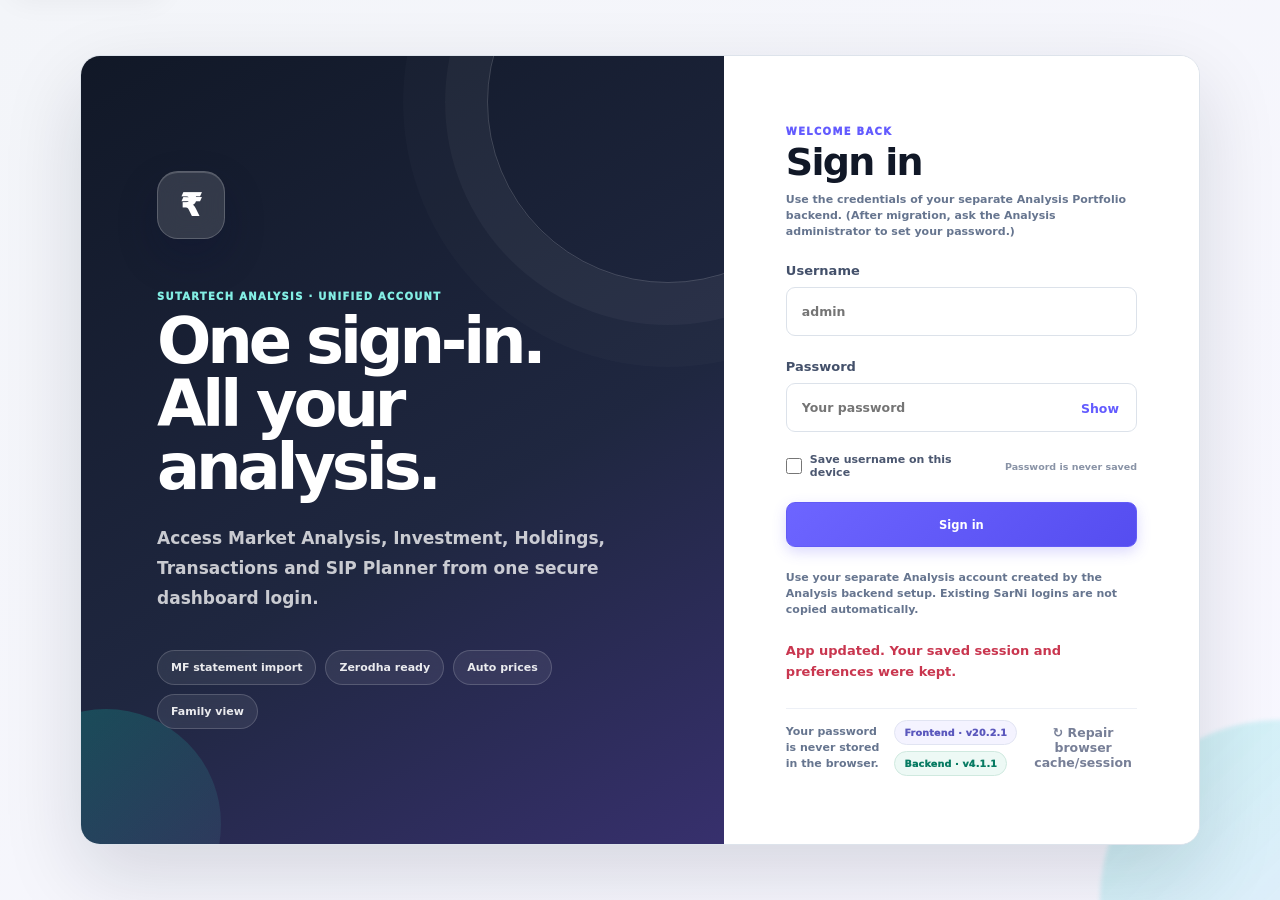
<file: index.html>
<!doctype html>
<html lang="en">
<head>
  <meta charset="utf-8">
  <meta name="viewport" content="width=device-width, initial-scale=1, viewport-fit=cover">
  <meta http-equiv="Cache-Control" content="no-cache, no-store, must-revalidate">
  <meta http-equiv="Pragma" content="no-cache">
  <meta http-equiv="Expires" content="0">
  <meta name="theme-color" content="#eef5ff">
  <meta name="description" content="Private investment portfolio — IndiaMarket Pro">
  <meta name="myfinance-build" content="20260910-20108-codingbook">
  <meta name="color-scheme" content="light dark">
  <script>
    window.__MYFINANCE_PAGE_BUILD__='20260910-20108-codingbook';
    window.__MYFINANCE_NATIVE__=true;
    document.documentElement.classList.add('analysis-portfolio');
    window.__SAR_NI_ASSETS__={css:false,app:false};
    window.sarNiAssetLoaded=function(kind){
      window.__SAR_NI_ASSETS__[kind]=true;
      if(window.__SAR_NI_ASSETS__.css&&window.__SAR_NI_ASSETS__.app){
        document.documentElement.classList.add('sarni-assets-ready');
      }
    };
    window.sarNiAssetFailed=function(kind){
      window.__SAR_NI_ASSETS__[kind]=false;
      document.documentElement.classList.add('sarni-asset-error');
      var box=document.getElementById('sarniAssetStatus');
      if(box)box.innerHTML='<strong>Portfolio file loading failed.</strong><br>Upload all seven v20.1.8 files to GitHub, wait two minutes, then reload.';
    };
    setTimeout(function(){
      if(document.documentElement.classList.contains('sarni-assets-ready'))return;
      var box=document.getElementById('sarniAssetStatus');
      if(box)box.innerHTML='<strong>Still preparing portfolio…</strong><br>Please confirm the v20.1.8 GitHub files were uploaded.';
    },12000);
  </script>
  <title>SutarTech Analysis — Market & Portfolio</title>
  <link rel="icon" href="./favicon.svg?v=20108-codingbook" type="image/svg+xml">
  <style>
    html:not(.sarni-assets-ready) body>*{visibility:hidden}
    html:not(.sarni-assets-ready) #sarniAssetStatus{visibility:visible;position:fixed;inset:0;z-index:999999;display:grid;place-items:center;padding:28px;text-align:center;background:linear-gradient(145deg,#eef5ff,#f8f4ff);color:#33426a;font:700 17px/1.55 system-ui,-apple-system,"Segoe UI",sans-serif}
    html.sarni-assets-ready #sarniAssetStatus{display:none}
    #sarniAssetStatus strong{font-size:22px;color:#273566}
  </style>
  
  <link rel="preload" href="./portfolio.css?v=20260910-20108-codingbook" as="style">
  <link rel="preload" href="./portfolio.js?v=20260910-20108-codingbook" as="script">
  <link rel="stylesheet" href="./portfolio.css?v=20260910-20108-codingbook" onload="sarNiAssetLoaded('css')" onerror="sarNiAssetFailed('css')">

<style id="analysis-portfolio-only">
  .side-nav [data-section="expenditure"],
  .side-nav [data-section="diary"],
  .side-nav [data-section="books"],
  .side-nav [data-section="watchlist"],
  #quickDiaryBtn, #portfolioStartupRetryBtn.analysis-not-needed {display:none!important}
</style>
<style id="analysis-unified-style">
  .analysis-market-section { padding:0!important; max-width:none!important; }
  .analysis-market-heading { display:flex;flex-wrap:wrap;align-items:center;justify-content:space-between;gap:12px;margin:8px 0 12px;padding:12px 15px;background:var(--surface,#fff);border:1px solid #d8e5f5;border-radius:14px; }
  .analysis-market-heading div {display:grid; gap:2px;}
  .analysis-market-heading strong {font-weight:900;font-size:16px;}
  .analysis-market-heading span,.analysis-market-footnote {font-size:12px;color:#61728b;}
  .analysis-market-connected {padding:7px 10px;border-radius:999px;background:#e8f8ee;color:#155f3c!important;font-weight:850;}
  .analysis-market-frame-container {overflow:hidden;border:1px solid #dae2f2;border-radius:15px;background:white;min-height:650px;}
  #analysisMarketFrame {display:block;width:100%;height:max(72dvh,650px);border:0;background:white;}
  .analysis-market-footnote {margin:9px 3px 20px;line-height:1.55;}
  @media(max-width:860px){#analysisMarketFrame {height:max(72dvh,650px);} .analysis-market-heading{margin-top:0;}}
</style>
</head>
<body>
  <a class="skip-link" href="#mainDashboard">Skip to dashboard</a>
  <div id="sarniAssetStatus" role="status" aria-live="polite"><div><strong>Opening investment portfolio securely…</strong><br>Loading the lightweight dashboard.</div></div>
  <noscript>This dashboard requires JavaScript.</noscript>

  <section id="loginView" class="login-view">
    <div class="login-shell">
      <div class="brand-panel">
        <div class="brand-mark">₹</div>
        <p class="eyebrow">SUTARTECH ANALYSIS · UNIFIED ACCOUNT</p>
        <h1>One sign-in.<br>All your analysis.</h1>
        <p class="brand-copy">Access Market Analysis, Investment, Holdings, Transactions and SIP Planner from one secure dashboard login.</p>
        <div class="feature-pills"><span>MF statement import</span><span>Zerodha ready</span><span>Auto prices</span><span>Family view</span></div>
      </div>
      <form id="loginForm" class="login-card" autocomplete="on">
        <div><p class="eyebrow">WELCOME BACK</p><h2>Sign in</h2><p class="muted">Use the credentials of your separate Analysis Portfolio backend. (After migration, ask the Analysis administrator to set your password.)</p></div>
        <label>Username<input id="loginUsername" name="username" autocomplete="username" required maxlength="60" placeholder="admin"></label>
        <label>Password<div class="password-wrap"><input id="loginPassword" name="password" type="password" autocomplete="current-password" required maxlength="200" placeholder="Your password"><button type="button" class="text-button" data-toggle-password="loginPassword">Show</button></div></label>
        <div class="login-options">
          <label class="remember-user"><input id="rememberUsername" type="checkbox"><span>Save username on this device</span></label>
          <span class="remember-note">Password is never saved</span>
        </div>
        <button id="loginButton" class="primary-button full" type="submit">Sign in</button>
        <p class="muted" style="font-size:12px">Use your separate Analysis account created by the Analysis backend setup. Existing SarNi logins are not copied automatically.</p>
        <p id="loginMessage" class="form-message" role="alert"></p>
        <div class="login-meta">
          <p class="tiny muted">Your password is never stored in the browser.</p>
          <div class="version-pair"><span id="loginVersion" class="version-badge">Frontend · v20.2.1</span><span id="loginBackendVersion" class="version-badge backend-version">Backend · v4.1.1</span></div>
          <button id="repairBrowserBtn" class="login-repair-button" type="button">↻ Repair browser cache/session</button>
        </div>
      </form>
    </div>
  </section>

  <div id="appView" class="app-view hidden">
    <div id="runtimeWarning" class="runtime-warning hidden" role="alert"></div>
    <div id="portfolioStartupOverlay" class="portfolio-startup-overlay hidden" role="status" aria-live="polite">
      <div class="portfolio-startup-card">
        <div class="portfolio-startup-spinner" aria-hidden="true"></div>
        <div>
          <strong id="portfolioStartupTitle">Loading your portfolio…</strong>
          <span id="portfolioStartupMessage">Holdings are updating quietly in the background.</span>
        </div>
        <button id="portfolioStartupRetryBtn" type="button" class="secondary-button hidden">Retry load</button>
      </div>
    </div>
    <aside class="sidebar">
      <div class="side-brand"><div class="brand-mark small">₹</div><div><strong id="sideAppName">Analysis</strong><span>Market & Investment Command Centre</span></div><button id="sidebarCollapseBtn" class="sidebar-collapse-button" type="button" title="Collapse sidebar" aria-label="Collapse sidebar">‹</button></div>
      <nav class="side-nav" aria-label="Main navigation">
        <button class="nav-item active" type="button" data-section="market"><span>◈</span>Market Analysis</button>

        <button class="nav-item" data-section="overview"><span>◫</span>Investment</button>
        <button class="nav-item" data-section="holdings"><span>▥</span>Holdings</button>
        <button class="nav-item" data-section="transactions"><span>⇄</span>Transactions</button>
        <button class="nav-item" data-section="watchlist"><span>☆</span>Watchlist</button>
        <button class="nav-item" data-section="sip"><span>₹</span>SIP Planner</button>
        <button id="analysisAddInvestmentNav" class="nav-item" type="button"><span>＋</span>Add Investment</button>
        <button class="nav-item" data-section="expenditure"><span>₹</span>Expenditure</button>
        <button class="nav-item" data-section="diary"><span>✎</span>Diary</button>
        <button class="nav-item" data-section="books"><span>▤</span>Books</button>
        <button id="quickDiaryBtn" class="nav-item quick-diary-nav" type="button"><span>✚</span>Quick Diary</button>
        <button class="nav-item admin-only hidden" data-section="users"><span>♙</span>Users</button>
      </nav>
      <div class="sidebar-session-card">
        <span class="sidebar-session-label">SIGNED IN AS</span>
        <strong id="dashboardUsername">—</strong>
        <span id="dashboardVersion">Frontend · v20.2.1</span><span id="dashboardBackendVersion">Backend · v4.1.1</span>
      </div>
      <div class="sidebar-foot"><button id="changePasswordBtn" class="nav-item"><span>⌁</span>Change password</button><button id="logoutBtn" class="nav-item danger-text"><span>↪</span>Log out</button></div>
    </aside>

    <main id="mainDashboard" class="main-content" tabindex="-1">
        <nav class="analysis-portfolio-tabs" aria-label="Investment module navigation">
          <button type="button" data-portfolio-route="market" class="analysis-portfolio-tab analysis-home-tab active">◈ Market Analysis</button>
          <button type="button" data-portfolio-route="investment" class="analysis-portfolio-tab">Investment</button>
          <button type="button" data-portfolio-route="holdings" class="analysis-portfolio-tab">Holdings</button>
          <button type="button" data-portfolio-route="transactions" class="analysis-portfolio-tab">Transactions</button>
          <button type="button" data-portfolio-route="sip" class="analysis-portfolio-tab">SIP Planner</button>
        </nav>

      <header class="topbar">
        <div><div class="topbar-title-line"><div><p class="eyebrow" id="todayLabel"></p><h1 id="pageTitle">Investment Portfolio</h1></div><div class="dashboard-version-pair"><span id="dashboardVersionTop" class="dashboard-version-chip">FE v20.2.1</span><span id="dashboardBackendVersionTop" class="dashboard-version-chip backend-chip">BE v4.1.1</span></div></div></div>
        <div class="top-actions"><button id="commandPaletteBtn" class="command-palette-button" type="button" title="Search pages and actions (Ctrl/⌘ K)" aria-haspopup="dialog"><span>⌕</span><strong>Search</strong><kbd>⌘K</kbd></button><div class="display-preferences" title="Personalise dashboard appearance"><select id="displayDensitySelect" aria-label="Dashboard density"><option value="COMFORTABLE">Comfortable</option><option value="COMPACT">Compact</option></select><select id="displayThemeSelect" aria-label="Dashboard theme"><option value="LIGHT" selected>Light</option><option value="AUTO">Auto theme</option><option value="DARK">Dark</option></select></div><div class="auto-refresh-control" title="Automatically refresh portfolio and watchlist prices while this dashboard is open"><span class="auto-pulse"></span><div class="auto-refresh-copy"><strong>Auto update</strong><span id="autoRefreshCountdown">15 min</span></div><select id="autoRefreshSelect" aria-label="Auto update interval"><option value="5">5 min</option><option value="15" selected>15 min</option><option value="30">30 min</option><option value="60">60 min</option><option value="0">Off</option></select></div><div class="sync-status" id="syncStatus"><span class="status-dot"></span><span>Ready</span></div><button id="refreshBtn" class="icon-button" title="Refresh prices and NAVs" aria-label="Refresh prices and NAVs">↻</button><button id="addInvestmentBtn" class="primary-button">+ Add investment</button><button id="profileButton" class="avatar-button" aria-label="Signed-in user"><span id="avatarInitial">A</span></button><button id="headerLogoutBtn" class="header-logout-button" type="button" title="Sign out of SarNi" aria-label="Sign out"><span aria-hidden="true">↪</span><strong>Sign out</strong></button></div>
      </header>

      <div id="mobileSessionBar" class="mobile-session-bar" aria-label="Mobile session controls">
        <div class="mobile-session-versions">
          <span id="mobileFrontendVersion" class="mobile-version-chip">FE v20.2.1</span>
          <span id="mobileBackendVersion" class="mobile-version-chip backend">BE v4.1.1</span>
        </div>
        <div class="mobile-session-actions">
          <button id="mobileChangePasswordBtn" class="mobile-session-button" type="button">Password</button>
          <button id="mobileLogoutBtn" class="mobile-session-button danger" type="button">Log out</button>
        </div>
      </div>

      <div class="portfolio-switch-wrap portfolio-filter-bar">
        <div class="filter-group">
          <span class="switch-label">VIEW PORTFOLIO</span>
          <div id="ownerSwitcher" class="portfolio-switcher"></div>
        </div>
        <div class="filter-group">
          <span class="switch-label">INVESTMENT TYPE</span>
          <div id="assetViewSwitcher" class="portfolio-switcher asset-switcher">
            <button type="button" class="owner-pill active" data-asset-view="ALL">All investments</button>
            <button type="button" class="owner-pill" data-asset-view="MF">Mutual funds</button>
            <button type="button" class="owner-pill" data-asset-view="STOCKS">Stocks &amp; ETFs</button>
            <button type="button" class="owner-pill" data-asset-view="GPF">GPF</button>
          </div>
        </div>
        <div class="quick-actions"><button id="importBtn" class="secondary-button">⇧ Import portfolio</button><button id="exportBtn" class="secondary-button">Export CSV</button></div>
      </div>

      
<section id="marketSection" class="page-section analysis-market-section hidden" aria-label="Market Analysis">
  <div class="analysis-market-heading"><div><strong>Market Analysis</strong><span>Stocks · Mutual Funds · Screener · Watchlists · Notes</span></div><span class="analysis-market-connected">✓ Analysis account</span></div>
  <div class="analysis-market-frame-container"><iframe id="analysisMarketFrame" title="IndiaMarket Pro Stock and Mutual Fund Analysis" loading="lazy" referrerpolicy="same-origin" allow="clipboard-read; clipboard-write"></iframe></div>
  <p class="analysis-market-footnote">Market watchlists, notes and preferences from the original market dashboard are stored in this browser. Investment data is stored separately in your Analysis Google Sheet.</p>
</section>

<section id="overviewSection" class="page-section">
  <div class="overview-mode-bar">
    <div class="overview-mode-switcher" role="tablist" aria-label="Dashboard view">
      <button id="personalHomeModeBtn" type="button" class="active" data-overview-mode="PERSONAL"><span>⌂</span> My Home</button>
      <button id="investmentHomeModeBtn" type="button" data-overview-mode="INVESTMENT"><span>₹</span> Wealth Centre</button>
    </div>
    <button id="overviewSetDefaultBtn" type="button" class="overview-default-button">✓ Default view</button>
  </div>

  <div id="personalHomeContent" class="personal-home-content">
    <section class="personal-home-hero tint-lilac">
      <div>
        <p class="eyebrow">MY DAILY DASHBOARD</p>
        <h2 id="personalHomeGreeting">Your day at a glance</h2>
        <p>Diary, targets, reminders and a daily thought. Investment details stay hidden until you choose to view them.</p>
      </div>
      <div class="personal-home-actions">
        <button id="homeDailyWriteBtn" type="button" class="primary-button">✎ Daily diary</button>
        <button id="homeMonthlyWriteBtn" type="button" class="secondary-button">▣ Monthly diary</button>
        <button id="homeAddTargetBtn" type="button" class="secondary-button">+ Target / reminder</button>
      </div>
    </section>

    <div class="personal-home-grid">
      <article class="personal-home-card diary-home-card tint-blue">
        <div class="personal-card-head">
          <div><p class="eyebrow">TODAY'S DIARY</p><h3>Write & remember</h3></div>
          <span id="homeDiaryCount" class="personal-count-badge">0 today</span>
        </div>
        <div id="homeDiaryPreview" class="home-diary-preview">
          <p class="personal-empty-copy">Nothing written today yet.</p>
        </div>
        <div class="personal-card-actions">
          <button id="homeDiaryQuickBtn" type="button">+ Write now</button>
          <button id="homeFullDiaryBtn" type="button">Open Diary</button>
        </div>
      </article>

      <article class="personal-home-card target-home-card tint-yellow">
        <div class="personal-card-head">
          <div><p class="eyebrow">TARGETS & REMINDERS</p><h3>What needs attention</h3></div>
          <span id="homeStickyCount" class="personal-count-badge target-count">0 active</span>
        </div>
        <div id="homeStickySummary" class="home-sticky-summary">
          <div><strong id="homeStickyDueToday">0</strong><span>Due today</span></div>
          <div><strong id="homeStickyOverdue">0</strong><span>Overdue</span></div>
          <div><strong id="homeStickyUpcoming">0</strong><span>Upcoming</span></div>
        </div>
        <div id="homeStickyPreview" class="home-sticky-preview">
          <p class="personal-empty-copy">No active target or reminder.</p>
        </div>
        <div class="personal-card-actions">
          <button id="homeTargetAddBtn" type="button">+ Add</button>
          <button id="homeTargetsOpenBtn" type="button">Open panel</button>
        </div>
      </article>

      <article id="homeQuoteCard" class="personal-home-card quote-home-card quote-tone-0">
        <div class="personal-card-head">
          <div><p class="eyebrow">QUOTE OF THE DAY</p><h3>Pause for a thought</h3></div>
          <div class="quote-head-tools"><span id="homeQuoteAutoStatus" class="quote-auto-status">Auto move · 12s</span><span class="quote-mini-mark">“</span></div>
        </div>
        <blockquote id="homeQuoteText">Your saved life quote will appear here.</blockquote>
        <div id="homeQuoteAuthor" class="home-quote-author">— Quote Library</div>
        <div class="personal-card-actions">
          <button id="homeQuoteNextBtn" type="button">↻ Another</button>
          <button id="homeQuotesOpenBtn" type="button">Open Quotes</button>
        </div>
      </article>
    </div>

    <section class="personal-home-footer tint-green">
      <div>
        <strong>Investment details stay outside the Overview.</strong>
        <span>Open Holdings or Watchlist from the left menu only when you want financial details.</span>
      </div>
      <button id="homeShowInvestmentsBtn" type="button">▥ Open Holdings</button>
    </section>
  </div>

  <div id="investmentOverviewContent" class="investment-overview-content hidden">
<div id="masterLoadBanner" class="master-load-banner hidden">
          <div>
            <p class="eyebrow">MASTER SPREADSHEET NOT YET APPLIED</p>
            <h3>Your dashboard is still showing the old portfolio data.</h3>
            <p>The uploaded master workbook contains 35 consolidated investments and 17 watchlist items. Load it once to replace the old holdings/watchlist.</p>
          </div>
          <button id="masterLoadNowBtn" class="primary-button" type="button">⇄ Load Master Sheet Data</button>
        </div>
        <div class="welcome-banner">
          <div><p class="eyebrow">LIVE WEALTH DASHBOARD</p><h2 id="welcomeTitle">Combined portfolio</h2><p id="lastUpdatedText">Loading your latest portfolio…</p><div class="live-data-line"><span class="live-dot"></span><span>Portfolio + watchlist auto tracking</span></div></div>
          <div class="banner-chip" id="viewChip">Combined</div>
        </div>

        <div class="overview-utility-row">
          <button id="overviewStickyShortcut" class="overview-utility-chip sticky-chip" type="button"><span>📌</span><strong id="overviewStickyShortcutCount">0 active</strong><small>Targets & reminders</small></button>
          <button id="overviewQuoteShortcut" class="overview-utility-chip quote-chip" type="button"><span>💬</span><strong>Daily quote</strong><small>Open right panel</small></button>
        </div>

        <div class="summary-grid">
          <article class="summary-card accent-blue">
            <div class="summary-card-head"><div class="card-icon">₹</div><p id="sumInvestedLabel">Invested / cost value</p></div>
            <strong id="sumInvested">₹0</strong>
            <div class="summary-card-footer"><span id="sumAssetCount">0 holdings</span><div id="sumInvestedTrend" class="summary-trend neutral">Tracking growth…</div></div>
          </article>
          <article class="summary-card accent-green">
            <div class="summary-card-head"><div class="card-icon">↗</div><p id="sumCurrentLabel">Current value</p></div>
            <strong id="sumCurrent">₹0</strong>
            <div class="summary-card-footer"><span id="sumPricedCount">0 priced</span><div id="sumCurrentTrend" class="summary-trend neutral">Tracking growth…</div></div>
          </article>
          <article class="summary-card accent-purple">
            <div class="summary-card-head"><div class="card-icon">±</div><p>Total gain / loss</p></div>
            <strong id="sumGain">₹0</strong>
            <div class="summary-card-footer"><span id="sumReturn">0.00%</span><div id="sumGainTrend" class="summary-trend neutral">Latest portfolio result</div></div>
          </article>
          <article class="summary-card accent-orange">
            <div class="summary-card-head"><div class="card-icon">☆</div><p>Watchlist pulse</p></div>
            <strong id="sumSplit">All investments</strong>
            <div class="summary-card-footer"><span id="sumWatchCount">0 watchlist</span><div id="sumWatchTrend" class="summary-trend neutral">Tracking opportunities…</div></div>
          </article>
        </div>
        <div class="insight-grid">
          <article class="panel trend-panel portfolio-trend-panel">
            <div class="panel-head trend-panel-head"><div><p class="eyebrow">WEALTH GROWTH</p><h3>Invested capital vs current value</h3><p class="panel-subcopy">Automatically records dashboard snapshots while you use My Finance.</p></div><div id="growthRangeButtons" class="range-switcher"><button type="button" data-growth-range="7D">7D</button><button type="button" class="active" data-growth-range="30D">30D</button><button type="button" data-growth-range="ALL">All</button></div></div>
            <div class="growth-kpi-grid"><div class="growth-kpi"><span>Invested change</span><strong id="growthInvestedDelta">₹0</strong><small id="growthInvestedPct">0.00%</small></div><div class="growth-kpi"><span>Value change</span><strong id="growthValueDelta">₹0</strong><small id="growthValuePct">0.00%</small></div><div class="growth-kpi"><span>Portfolio gain</span><strong id="growthGainNow">₹0</strong><small id="growthReturnNow">0.00%</small></div></div>
            <div id="portfolioGrowthChart" class="trend-chart"></div><div class="chart-legend"><span><i class="legend-line invested"></i>Invested amount</span><span><i class="legend-line current"></i>Current value</span><span id="growthHistoryNote" class="muted">Growth history starts from this version.</span></div>
          </article>
          <article class="panel trend-panel watch-trend-panel">
            <div class="panel-head"><div><p class="eyebrow">WATCHLIST PULSE</p><h3>How close are ideas to your target?</h3><p class="panel-subcopy">Prices and target gaps refresh automatically with the portfolio.</p></div><span id="watchPulseBadge" class="pulse-badge">Live</span></div>
            <div class="watch-pulse-grid"><div class="watch-pulse-card opportunity"><span>At / below target</span><strong id="watchAtTarget">0</strong><small>Potential opportunities</small></div><div class="watch-pulse-card near"><span>Within 5% of target</span><strong id="watchNearTarget">0</strong><small>Worth watching closely</small></div><div class="watch-pulse-card gap"><span>Average gap</span><strong id="watchAverageGap">—</strong><small>From your target prices</small></div><div class="watch-pulse-card total"><span>Watchlist size</span><strong id="watchPulseCount">0</strong><small>Stocks / ETFs / MFs</small></div></div>
            <div id="watchlistTrendChart" class="trend-chart compact"></div><div class="chart-legend"><span><i class="legend-line watch"></i>Average distance to target</span><span id="watchTrendNote" class="muted">Lower is closer to your target.</span></div>
          </article>
        </div>

        <article class="panel type-breakdown-panel">
          <div class="panel-head">
            <div><p class="eyebrow">INVESTMENT TYPE SUMMARY</p><h3>Mutual funds, Stocks, ETFs &amp; GPF</h3></div>
            <span class="tiny muted">Click a card to filter the dashboard</span>
          </div>
          <div id="typeSummaryGrid" class="type-summary-grid"></div>
        </article>

        <div class="overview-grid">
          <article class="panel allocation-panel"><div class="panel-head"><div><p class="eyebrow">ALLOCATION</p><h3>By asset type</h3></div></div><div id="allocationChart" class="allocation-chart"></div></article>
          <article class="panel"><div class="panel-head"><div><p class="eyebrow">INVESTOR SUMMARY</p><h3>Family comparison</h3></div></div><div id="investorSummary" class="investor-summary"></div></article>
        </div>

        <article class="panel"><div class="panel-head"><div><p class="eyebrow">TOP HOLDINGS</p><h3>Largest current holdings</h3></div><button class="link-button" data-section-link="holdings">View all</button></div><div id="topHoldings" class="mini-holdings empty-state">Add investments to begin.</div></article>
  </div>
</section>

<section id="holdingsSection" class="page-section hidden">
        <section id="holdingsSummaryPanel" class="holdings-summary-panel at-a-glance-summary is-collapsed" aria-label="Investment summary" aria-hidden="true">
          <header class="summary-glance-header">
            <div><p class="eyebrow">HOLDINGS SUMMARY</p><h3>Sarada · Niharika · Combined</h3></div>
            <div class="summary-glance-actions">
              <button id="holdingsSummaryFullscreenBtn" class="summary-compare-button" type="button" aria-pressed="false">⛶ Expand summary</button>
              <button id="hideHoldingsSummaryInsideBtn" class="summary-inline-hide" type="button" data-hide-holdings-summary>Hide summary ↑</button>
            </div>
          </header>
          <div class="summary-glance-wrap">
            <table class="summary-glance-table" aria-label="All investors and asset types at a glance">
              <colgroup><col class="glance-asset-col"><col><col><col></colgroup>
              <thead><tr><th scope="col">Investment</th><th scope="col" class="glance-owner-sarada">Sarada</th><th scope="col" class="glance-owner-niharika">Niharika</th><th scope="col" class="glance-owner-combined">Combined</th></tr></thead>
              <tbody>
                <tr class="glance-asset-row glance-mf-row">
                  <th scope="row"><span class="glance-asset-badge">MF</span><strong>Mutual funds</strong></th>
                  <td class="glance-investor-cell glance-cell-sarada"><span class="glance-mobile-owner">Sarada</span><div class="glance-metric glance-invested"><span>Invested</span><strong id="holdSumSaradaMfInvested">₹0.00</strong></div><div class="glance-metric glance-growth"><span>Gain / loss</span><strong id="holdSumSaradaMfGrowth">₹0.00</strong></div><div class="glance-metric glance-current"><span>Present</span><strong id="holdSumSaradaMfCurrent">₹0.00</strong></div><div class="glance-metric glance-updated"><span>Updated</span><strong id="holdSumSaradaMfUpdated">—</strong></div></td>
                  <td class="glance-investor-cell glance-cell-niharika"><span class="glance-mobile-owner">Niharika</span><div class="glance-metric glance-invested"><span>Invested</span><strong id="holdSumNiharikaMfInvested">₹0.00</strong></div><div class="glance-metric glance-growth"><span>Gain / loss</span><strong id="holdSumNiharikaMfGrowth">₹0.00</strong></div><div class="glance-metric glance-current"><span>Present</span><strong id="holdSumNiharikaMfCurrent">₹0.00</strong></div><div class="glance-metric glance-updated"><span>Updated</span><strong id="holdSumNiharikaMfUpdated">—</strong></div></td>
                  <td class="glance-investor-cell glance-cell-combined"><span class="glance-mobile-owner">Combined</span><div class="glance-metric glance-invested"><span>Invested</span><strong id="holdSumCombinedMfInvested">₹0.00</strong></div><div class="glance-metric glance-growth"><span>Gain / loss</span><strong id="holdSumCombinedMfGrowth">₹0.00</strong></div><div class="glance-metric glance-current"><span>Present</span><strong id="holdSumCombinedMfCurrent">₹0.00</strong></div><div class="glance-metric glance-updated"><span>Updated</span><strong id="holdSumCombinedMfUpdated">—</strong></div></td>
                </tr>
                <tr class="glance-asset-row glance-stock-row">
                  <th scope="row"><span class="glance-asset-badge">ST</span><strong>Stocks &amp; ETFs</strong></th>
                  <td class="glance-investor-cell glance-cell-sarada"><span class="glance-mobile-owner">Sarada</span><div class="glance-metric glance-invested"><span>Invested</span><strong id="holdSumSaradaStockInvested">₹0.00</strong></div><div class="glance-metric glance-growth"><span>Gain / loss</span><strong id="holdSumSaradaStockGrowth">₹0.00</strong></div><div class="glance-metric glance-current"><span>Present</span><strong id="holdSumSaradaStockCurrent">₹0.00</strong></div><div class="glance-metric glance-updated"><span>Updated</span><strong id="holdSumSaradaStockUpdated">—</strong></div></td>
                  <td class="glance-investor-cell glance-cell-niharika"><span class="glance-mobile-owner">Niharika</span><div class="glance-metric glance-invested"><span>Invested</span><strong id="holdSumNiharikaStockInvested">₹0.00</strong></div><div class="glance-metric glance-growth"><span>Gain / loss</span><strong id="holdSumNiharikaStockGrowth">₹0.00</strong></div><div class="glance-metric glance-current"><span>Present</span><strong id="holdSumNiharikaStockCurrent">₹0.00</strong></div><div class="glance-metric glance-updated"><span>Updated</span><strong id="holdSumNiharikaStockUpdated">—</strong></div></td>
                  <td class="glance-investor-cell glance-cell-combined"><span class="glance-mobile-owner">Combined</span><div class="glance-metric glance-invested"><span>Invested</span><strong id="holdSumCombinedStockInvested">₹0.00</strong></div><div class="glance-metric glance-growth"><span>Gain / loss</span><strong id="holdSumCombinedStockGrowth">₹0.00</strong></div><div class="glance-metric glance-current"><span>Present</span><strong id="holdSumCombinedStockCurrent">₹0.00</strong></div><div class="glance-metric glance-updated"><span>Updated</span><strong id="holdSumCombinedStockUpdated">—</strong></div></td>
                </tr>
                <tr class="glance-asset-row glance-gpf-row">
                  <th scope="row"><span class="glance-asset-badge">GPF</span><strong>GPF</strong><small>12-month projection</small></th>
                  <td class="glance-investor-cell glance-cell-sarada"><span class="glance-mobile-owner">Sarada</span><div class="glance-metric glance-present"><span>Balance</span><strong id="holdSumSaradaGpfPresent">₹0.00</strong></div><div class="glance-metric glance-interest"><span>Est. interest</span><strong id="holdSumSaradaGpfInterest">₹0.00</strong></div><div class="glance-metric glance-projected"><span>12M value</span><strong id="holdSumSaradaGpfProjected">₹0.00</strong></div><p class="glance-gpf-monthly">Monthly contribution <b id="holdSumSaradaGpfMonthly">₹0.00</b></p></td>
                  <td class="glance-investor-cell glance-cell-niharika"><span class="glance-mobile-owner">Niharika</span><div class="glance-metric glance-present"><span>Balance</span><strong id="holdSumNiharikaGpfPresent">₹0.00</strong></div><div class="glance-metric glance-interest"><span>Est. interest</span><strong id="holdSumNiharikaGpfInterest">₹0.00</strong></div><div class="glance-metric glance-projected"><span>12M value</span><strong id="holdSumNiharikaGpfProjected">₹0.00</strong></div><p class="glance-gpf-monthly">Monthly contribution <b id="holdSumNiharikaGpfMonthly">₹0.00</b></p></td>
                  <td class="glance-investor-cell glance-cell-combined"><span class="glance-mobile-owner">Combined</span><div class="glance-metric glance-present"><span>Balance</span><strong id="holdSumCombinedGpfPresent">₹0.00</strong></div><div class="glance-metric glance-interest"><span>Est. interest</span><strong id="holdSumCombinedGpfInterest">₹0.00</strong></div><div class="glance-metric glance-projected"><span>12M value</span><strong id="holdSumCombinedGpfProjected">₹0.00</strong></div><p class="glance-gpf-monthly">Monthly contribution <b id="holdSumCombinedGpfMonthly">₹0.00</b></p></td>
                </tr>
                <tr class="glance-asset-row glance-total-row">
                  <th scope="row"><span class="glance-asset-badge">ALL</span><strong>Total portfolio</strong><small>Current position</small></th>
                  <td class="glance-investor-cell glance-cell-sarada"><span class="glance-mobile-owner">Sarada</span><div class="glance-metric glance-invested"><span>Invested</span><strong id="holdSumSaradaTotalInvested">₹0.00</strong></div><div class="glance-metric glance-growth"><span>Gain / loss</span><strong id="holdSumSaradaTotalGrowth">₹0.00</strong></div><div class="glance-metric glance-current"><span>Present</span><strong id="holdSumSaradaTotalCurrent">₹0.00</strong></div></td>
                  <td class="glance-investor-cell glance-cell-niharika"><span class="glance-mobile-owner">Niharika</span><div class="glance-metric glance-invested"><span>Invested</span><strong id="holdSumNiharikaTotalInvested">₹0.00</strong></div><div class="glance-metric glance-growth"><span>Gain / loss</span><strong id="holdSumNiharikaTotalGrowth">₹0.00</strong></div><div class="glance-metric glance-current"><span>Present</span><strong id="holdSumNiharikaTotalCurrent">₹0.00</strong></div></td>
                  <td class="glance-investor-cell glance-cell-combined"><span class="glance-mobile-owner">Combined</span><div class="glance-metric glance-invested"><span>Invested</span><strong id="holdSumCombinedTotalInvested">₹0.00</strong></div><div class="glance-metric glance-growth"><span>Gain / loss</span><strong id="holdSumCombinedTotalGrowth">₹0.00</strong></div><div class="glance-metric glance-current"><span>Present</span><strong id="holdSumCombinedTotalCurrent">₹0.00</strong></div></td>
                </tr>
              </tbody>
            </table>
          </div>
          <p class="summary-glance-footnote">Values use two decimals · Totals use current values; the GPF projection is shown separately.</p>
        </section>

        <article class="panel table-panel">
          <div class="panel-head responsive-head">
            <div class="holdings-title-block"><h3 id="holdingsHeading"><span class="holdings-title-label">PORTFOLIO DETAILS</span><span class="holdings-title-sep">·</span><span>Mutual funds, stocks, ETFs &amp; GPF</span></h3><p id="masterDataStatus" class="master-data-status">Master spreadsheet not loaded yet.</p></div>
            <div class="table-tools"><button id="toggleHoldingsSummaryBtn" class="summary-toggle-button" type="button" aria-expanded="false">▾ Show Holding Summary</button><button id="replaceMasterDataBtn" class="master-data-button" type="button">⇄ Replace from Master Sheet</button><button id="showAllInvestmentsBtn" class="show-all-button" type="button">▦ Show All Investments</button><input id="holdingSearch" class="search-input" type="search" placeholder="Search holdings…"><select id="holdingTypeFilter" class="compact-select"><option value="ALL">All assets</option><option value="MF">Mutual funds</option><option value="STOCK">Stocks</option><option value="ETF">ETFs</option><option value="GPF">GPF</option><option value="OTHER">Other</option></select><select id="holdingResultFilter" class="compact-select advanced-filter"><option value="ALL">All results</option><option value="CURRENT_PROFIT">Current profit</option><option value="CURRENT_LOSS">Current loss</option><option value="TOTAL_PROFIT">Total profit</option><option value="TOTAL_LOSS">Total loss</option><option value="REALISED_PROFIT">Realised profit</option><option value="REALISED_LOSS">Realised loss</option><option value="PNL_PENDING">P/L pending</option></select><select id="holdingNotesFilter" class="compact-select advanced-filter"><option value="ALL">All notes</option><option value="WITH_NOTES">Has notes</option><option value="WITHOUT_NOTES">No notes</option></select><select id="holdingTradeFilter" class="compact-select advanced-filter"><option value="ALL">All trade history</option><option value="HAS_PURCHASE">Has purchase date</option><option value="HAS_SALE">Has sale/redemption</option><option value="MISSING_DATES">Missing exact dates</option></select><span id="holdingsFilterCount" class="filter-result-pill">0 visible</span><button id="printHoldingsBtn" class="print-view-button" type="button">⎙ Preview / Print</button><button id="holdingsFullscreenBtn" class="fullscreen-view-button" type="button" aria-pressed="false" title="Expand Holdings to full browser area">⛶ Full screen</button><button id="showAllHoldingColumnsBtn" class="secondary-button default-column-toggle-btn" type="button">👁 Show all columns</button><button id="manageHoldingsColumnsBtn" class="secondary-button column-manager-main-btn" type="button">⚙ Add / Edit / Delete Columns</button><button id="viewAllNotesBtn" class="secondary-button">📝 All notes</button><button id="bulkImportBtn" class="secondary-button">⇧ Import</button><button id="addInvestmentTableBtn" class="primary-button">+ Add</button></div>
          </div>
          <details id="holdingsAdvancedTools" class="holdings-advanced-tools">
            <summary><span>⚙ View tools</span><small>Saved views, columns, sizing and advanced controls</small></summary>
          <div class="saved-view-bar holdings-saved-view-bar">
  <div class="saved-view-left">
    <span class="saved-view-label">Default dashboard view</span>
    <select id="holdingsViewPreset" class="compact-select view-preset-select">
      <option value="RESULT">My Investment Result</option>
      <option value="PERFORMANCE">MF / Stock Performance</option>
      <option value="COMPACT">Compact Result</option>
      <option value="FULL">Full View</option>
      <option value="CUSTOM">Custom</option>
    </select>
    <button id="saveHoldingsDefaultViewBtn" type="button" class="small-button saved-view-save">★ Save current as default</button>
    <button id="restoreHoldingsDefaultViewBtn" type="button" class="small-button">↺ Restore saved</button>
    <button id="resetHoldingsViewBtn" type="button" class="small-button">Reset</button>
    <span id="holdingsDefaultViewStatus" class="saved-view-status">Recommended: My Investment Result</span><span id="mfNavHealthBadge" class="mf-nav-health neutral">MF NAV status pending</span>
  </div>
  <div class="named-view-controls" aria-label="Named Holdings views">
    <span class="named-view-label">My saved views</span>
    <select id="holdingsNamedViewSelect" class="compact-select"><option value="">Choose saved view</option></select>
    <input id="holdingsNamedViewName" type="text" maxlength="50" placeholder="Name this view">
    <button id="holdingsSaveNamedViewBtn" type="button" class="small-button named-view-save">＋ Save / Update</button>
    <button id="holdingsApplyNamedViewBtn" type="button" class="small-button">Apply</button>
    <button id="holdingsDeleteNamedViewBtn" type="button" class="small-button danger">Delete</button>
    <span id="holdingsNamedViewStatus" class="named-view-status">Filters, columns and layout</span>
  </div>
  <div class="investment-view-legend">
    <span class="view-legend-chip transaction">Trade history</span>
    <span class="view-legend-chip result">My investment result</span>
    <span class="view-legend-chip performance">Asset / scheme performance</span>
  </div>
</div>
<div class="table-view-size-bar" data-table-size-for="holdings">
            <strong>Table size</strong>
            <span class="size-group-label">Row height</span>
            <button id="holdRowMinusBtn" type="button" class="size-step-button" title="Reduce Holdings row height">−</button>
            <span id="holdRowSizeLabel" class="size-value-label">100%</span>
            <button id="holdRowPlusBtn" type="button" class="size-step-button" title="Increase Holdings row height">+</button>
            <input id="holdRowSlider" class="size-drag-slider" type="range" min="70" max="160" step="5" value="100" aria-label="Drag to change Holdings row height">
            <span class="size-divider"></span>
            <span class="size-group-label">Column width</span>
            <button id="holdWidthMinusBtn" type="button" class="size-step-button" title="Reduce Holdings table width">−</button>
            <span id="holdWidthSizeLabel" class="size-value-label">100%</span>
            <button id="holdWidthPlusBtn" type="button" class="size-step-button" title="Increase Holdings table width">+</button>
            <input id="holdWidthSlider" class="size-drag-slider" type="range" min="70" max="160" step="5" value="100" aria-label="Drag to change Holdings column width">
            <span class="drag-hint">↔ Drag column edges too</span>
            <span id="holdLayoutSavedStatus" class="layout-saved-status">✓ Saved</span>
            <button id="holdSizeResetBtn" type="button" class="size-reset-button">Reset</button>
          </div>
          <div class="performance-note">Asset Performance shows price/NAV movement. Optional Own Holding Gain columns show the estimated rupee movement of your current units for 1D–10Y; Since Investment uses your recorded cost basis. These optional columns are hidden by default.</div>
          </details>
          <div class="holding-pnl-strip" aria-label="Profit and loss to date">
            <article class="holding-pnl-card current"><span>Current P/L till today*</span><strong id="holdCurrentPnlToday">₹0</strong><small>Remaining holdings vs current cost</small></article>
            <article class="holding-pnl-card realised"><span>Realised P/L</span><strong id="holdRealizedPnl">₹0</strong><small>Completed sales/redemptions</small></article>
            <article class="holding-pnl-card total"><span>Total P/L to date</span><strong id="holdTotalPnlToDate">₹0</strong><small>Current + realised, where history is complete</small></article>
            <article class="holding-pnl-card coverage"><span>Exact trade-date coverage</span><strong id="holdTradeDateCoverage">0 / 0</strong><small id="holdPnlAsOf">*Using latest available price/NAV</small></article>
          </div>
          <div id="holdingsReadingBar" class="holdings-reading-bar" role="group" aria-label="Holdings row navigation">
            <div class="holdings-reading-copy"><strong id="holdingsReadingCount" aria-live="polite">0 holdings</strong><small id="holdingsReadingHint">Scroll down the page to see every matching holding.</small></div>
            <label>Rows <select id="holdingsReadingMode" aria-controls="holdingsTableViewport"><option value="page">All rows · page scroll</option><option value="table">Scroll inside table</option></select></label>
            <div class="holdings-reading-actions"><button type="button" id="holdingsFirstRowBtn" aria-controls="holdingsTableViewport">↑ First</button><button type="button" id="holdingsLastRowBtn" aria-controls="holdingsTableViewport">↓ Last</button><button type="button" id="holdingsReaderExpandBtn" aria-controls="holdingsTableViewport" aria-pressed="false">⛶ Full screen</button></div>
          </div>
          <div id="holdingsTableViewport" class="table-wrap wide-table holdings-reading-viewport" data-layout-scroll="holdings" data-row-scroll="page" tabindex="0" role="region" aria-label="All matching holdings" aria-describedby="holdingsReadingHint">
            <table class="holdings-table">
              <thead><tr id="holdingsHeadRow"><th class="sticky-col owner-col">Investor</th><th class="sticky-col asset-col">Asset</th><th class="trade-date-head purchase-head">Purchase Date(s)</th><th class="trade-date-head sale-head">Sale Date(s)</th><th>Qty / Units</th><th>Avg Buy</th><th>Invested</th><th>Current Price / NAV</th><th>Current Value</th><th>P/L Till Today</th><th>Realised P/L</th><th>Total P/L to Date</th><th>Gain %</th><th>XIRR</th><th>Asset 1D</th><th>Asset 1W</th><th>Asset 1M</th><th>Asset 6M</th><th>Asset 1Y</th><th>Asset 3Y</th><th>Asset 5Y</th><th>Asset 10Y</th><th>Own Gain 1D</th><th>Own Gain 7D</th><th>Own Gain 1M</th><th>Own Gain 6M</th><th>Own Gain 1Y</th><th>Own Gain 3Y</th><th>Own Gain 5Y</th><th>Own Gain 10Y</th><th>Since Investment</th><th class="personal-note-head">Personal Note</th><th></th></tr></thead>
              <tbody id="holdingsBody"></tbody>
            </table>
          </div>
          <div id="holdingsEmpty" class="empty-state hidden">No holdings match this view.</div>
        </article>
      </section>


      <section id="transactionsSection" class="page-section hidden">
        <div class="transaction-hero">
          <div>
            <p class="eyebrow">TRANSACTION HISTORY</p>
            <h2>Purchase &amp; Sale Dates</h2>
            <p>Mutual-fund statement transactions and imported stock/ETF tradebook history. <strong class="sale-copy">SALE is always red.</strong></p>
          </div>
          <div class="transaction-hero-actions">
            <button id="transactionImportBtn" class="primary-button" type="button">⇧ Import stock tradebook</button>
            <button id="printTransactionsBtn" class="print-view-button" type="button">⎙ Preview / Print</button>
          </div>
        </div>

        <div class="transaction-summary-grid">
          <article class="transaction-summary-card buy-card"><span>Total purchases</span><strong id="transactionBuyTotal">₹0</strong><small>BUY / Purchase / SIP</small></article>
          <article class="transaction-summary-card sale-card"><span>Total sales</span><strong id="transactionSaleTotal">₹0</strong><small>SALE / Redemption</small></article>
          <article class="transaction-summary-card pnl-card"><span>Realised profit / loss</span><strong id="transactionRealizedPnl">—</strong><small>FIFO where complete transaction history is available</small></article>
          <article class="transaction-summary-card count-card"><span>Transactions</span><strong id="transactionCount">0</strong><small>Current filtered view</small></article>
        </div>

        <article class="panel table-panel transaction-panel">
          <div class="panel-head responsive-head">
            <div><p class="eyebrow">BUY / SALE REGISTER</p><h3>Stocks, ETFs &amp; Mutual Funds</h3></div>
            <div class="table-tools transaction-filter-tools">
              <input id="transactionSearch" class="search-input" type="search" placeholder="Search asset, symbol or broker…">
              <select id="transactionOwnerFilter" class="compact-select"><option value="ALL">All investors</option></select>
              <select id="transactionAssetFilter" class="compact-select"><option value="ALL">All assets</option><option value="MF">Mutual funds</option><option value="STOCK">Stocks</option><option value="ETF">ETFs</option></select>
              <select id="transactionSideFilter" class="compact-select"><option value="ALL">Buy + Sale</option><option value="BUY">BUY only</option><option value="SELL">SALE only</option></select>
              <label class="transaction-date-filter">From<input id="transactionFromDate" type="date"></label>
              <label class="transaction-date-filter">To<input id="transactionToDate" type="date"></label>
              <span id="transactionFilterCount" class="filter-result-pill">0 visible</span>
            </div>
          </div>
          <div class="transaction-note">For stocks/ETFs, import the broker Tradebook to obtain actual purchase/sale dates. Holdings files alone usually do not contain full transaction dates. MF statement imports automatically appear here.</div>
          <div class="table-wrap wide-table transaction-table-wrap">
            <table class="transaction-table">
              <thead><tr><th>Date</th><th>Investor</th><th>Asset Type</th><th>Asset / Symbol</th><th>Buy / Sale</th><th>Qty / Units</th><th>Price / NAV</th><th>Amount</th><th>Realised P/L</th><th>Holding Period</th><th>Broker / Source</th></tr></thead>
              <tbody id="transactionBody"></tbody>
            </table>
          </div>
          <div id="transactionEmpty" class="empty-state hidden">No transactions match this view. Import an MF transaction statement or stock/ETF tradebook.</div>
        </article>
      </section>

      <section id="watchlistSection" class="page-section hidden"><div class="watchlist-live-strip"><div><span class="live-dot"></span><strong>Live watchlist tracking</strong><span id="watchlistLastAutoUpdate" class="muted">Waiting for update…</span></div><div class="watchlist-live-stats"><span>At target <b id="watchStripAtTarget">0</b></span><span>Near target <b id="watchStripNear">0</b></span><span>Avg gap <b id="watchStripGap">—</b></span></div></div>
        <article class="panel table-panel"><div class="panel-head responsive-head"><div><p class="eyebrow">RESEARCH SCANNER</p><h3>Investment watchlist</h3></div><div class="table-tools watch-filter-tools"><input id="watchSearch" class="search-input" type="search" placeholder="Search name, code, growth, moat…"><select id="watchTypeFilter" class="compact-select"><option value="ALL">All types</option><option value="STOCK">Stocks</option><option value="ETF">ETFs</option><option value="MF">Mutual funds</option></select><select id="watchPriorityFilter" class="compact-select"><option value="ALL">All priority</option><option value="HIGH">High</option><option value="MEDIUM">Medium</option><option value="LOW">Low</option></select><select id="watchTargetFilter" class="compact-select"><option value="ALL">All target status</option><option value="AT">At / below target</option><option value="NEAR">Within 5%</option><option value="FAR">More than 5% away</option><option value="NO_TARGET">No target</option></select><select id="watchPerformanceFilter" class="compact-select"><option value="ALL">All performance</option><option value="POS_1Y">Positive 1Y</option><option value="NEG_1Y">Negative 1Y</option><option value="POS_3Y">Positive 3Y</option><option value="NEG_3Y">Negative 3Y</option></select><select id="watchRangeFilter" class="compact-select"><option value="ALL">All 52W positions</option><option value="NEAR_LOW">Within 10% of 52W low</option><option value="NEAR_HIGH">Within 10% of 52W high</option></select><select id="watchCapFilter" class="compact-select"><option value="ALL">All market caps</option><option value="LARGE">Large cap ≥ ₹20,000 Cr</option><option value="MID">Mid cap ₹5,000–20,000 Cr</option><option value="SMALL">Small cap &lt; ₹5,000 Cr</option></select><select id="watchResearchFilter" class="compact-select"><option value="ALL">All research status</option><option value="READY">Research ready</option><option value="INCOMPLETE">Research incomplete</option></select><select id="watchNotesFilter" class="compact-select"><option value="ALL">All notes</option><option value="WITH_NOTES">Has notes</option><option value="WITHOUT_NOTES">No notes</option></select><span id="watchFilterCount" class="filter-result-pill">0 visible</span><button id="printWatchlistBtn" class="print-view-button" type="button">⎙ Preview / Print</button><button id="watchlistFullscreenBtn" class="fullscreen-view-button" type="button" aria-pressed="false" title="Expand Watchlist to full browser area">⛶ Full screen</button><button id="showAllWatchColumnsBtn" class="secondary-button default-column-toggle-btn" type="button">👁 Show all columns</button><button id="manageWatchlistColumnsBtn" class="secondary-button column-manager-main-btn" type="button">⚙ Research columns</button><button id="watchAllNotesBtn" class="secondary-button">📝 All notes</button><button id="addWatchBtn" class="primary-button">+ Add</button></div></div><div class="saved-view-bar watch-saved-view-bar">
  <div class="saved-view-left">
    <span class="saved-view-label">Watchlist default view</span>
    <button id="saveWatchDefaultViewBtn" type="button" class="small-button saved-view-save">★ Save current as default</button>
    <button id="restoreWatchDefaultViewBtn" type="button" class="small-button">↺ Restore saved</button>
    <span id="watchDefaultViewStatus" class="saved-view-status">Filters and visible columns can be saved</span>
  </div>
  <div class="named-view-controls" aria-label="Named Watchlist views">
    <span class="named-view-label">My saved scans</span>
    <select id="watchNamedViewSelect" class="compact-select"><option value="">Choose saved scan</option></select>
    <input id="watchNamedViewName" type="text" maxlength="50" placeholder="Name this scan">
    <button id="watchSaveNamedViewBtn" type="button" class="small-button named-view-save">＋ Save / Update</button>
    <button id="watchApplyNamedViewBtn" type="button" class="small-button">Apply</button>
    <button id="watchDeleteNamedViewBtn" type="button" class="small-button danger">Delete</button>
    <span id="watchNamedViewStatus" class="named-view-status">Filters, columns and layout</span>
  </div>
</div>
<div class="table-view-size-bar" data-table-size-for="watchlist">
            <strong>Table size</strong>
            <span class="size-group-label">Row height</span>
            <button id="watchRowMinusBtn" type="button" class="size-step-button" title="Reduce Watchlist row height">−</button>
            <span id="watchRowSizeLabel" class="size-value-label">100%</span>
            <button id="watchRowPlusBtn" type="button" class="size-step-button" title="Increase Watchlist row height">+</button>
            <input id="watchRowSlider" class="size-drag-slider" type="range" min="70" max="160" step="5" value="100" aria-label="Drag to change Watchlist row height">
            <span class="size-divider"></span>
            <span class="size-group-label">Column width</span>
            <button id="watchWidthMinusBtn" type="button" class="size-step-button" title="Reduce Watchlist table width">−</button>
            <span id="watchWidthSizeLabel" class="size-value-label">100%</span>
            <button id="watchWidthPlusBtn" type="button" class="size-step-button" title="Increase Watchlist table width">+</button>
            <input id="watchWidthSlider" class="size-drag-slider" type="range" min="70" max="160" step="5" value="100" aria-label="Drag to change Watchlist column width">
            <span class="drag-hint">↔ Drag column edges too</span>
            <span id="watchLayoutSavedStatus" class="layout-saved-status">✓ Saved</span>
            <button id="watchSizeResetBtn" type="button" class="size-reset-button">Reset</button>
          </div>
          <div class="performance-note">Scan target gap, valuation, market cap, growth, liquidity, 52-week position, performance and research completeness. Stock-only metrics show — for mutual funds when unavailable.</div><div class="table-wrap wide-table" data-layout-scroll="watchlist"><table class="watchlist-details-table"><thead><tr id="watchHeadRow"><th class="sticky-col asset-col">Asset</th><th>Live Price/NAV</th><th>Sheet Day %</th><th>Target</th><th>Distance</th><th>52W H/L</th><th>P/E or P/B</th><th>Market Cap</th><th>Sales Growth</th><th>Profit Growth</th><th>Volume</th><th>52W Position</th><th>1M</th><th>1Y</th><th>3Y</th><th>5Y</th><th>10Y</th><th>Remark / Moat</th><th class="personal-note-head">Personal Note</th><th></th></tr></thead><tbody id="watchBody"></tbody></table></div><div id="watchMobileCards" class="watch-mobile-cards" aria-label="Mobile watchlist cards"></div><div id="watchEmpty" class="empty-state hidden">No watchlist items match this research scan.</div></article>
      </section>



      <section id="sipSection" class="page-section hidden">
        <div class="sip-hero">
          <div>
            <p class="eyebrow">PLANNED INVESTING</p>
            <h2>SIP Planner &amp; Future Investment</h2>
            <p>Plan future mutual-fund, ETF or stock investments without adding them to current Holdings before they are actually invested.</p>
          </div>
          <button id="addSipPlanBtn" type="button" class="primary-button">+ Add SIP</button>
        </div>

        <div class="sip-kpi-grid">
          <article class="sip-kpi-card">
            <span>MONTHLY COMMITMENT</span>
            <strong id="sipMonthlyCommitment">₹0</strong>
            <small>Monthly-equivalent active SIPs</small>
          </article>
          <article class="sip-kpi-card">
            <span>NEXT 30 DAYS</span>
            <strong id="sipNext30Amount">₹0</strong>
            <small id="sipNext30Count">0 upcoming instalments</small>
          </article>
          <article class="sip-kpi-card">
            <span>NEXT 12 MONTHS</span>
            <strong id="sipNext12Amount">₹0</strong>
            <small>Planned future contribution</small>
          </article>
          <article class="sip-kpi-card">
            <span>ACTIVE SIPs</span>
            <strong id="sipActiveCount">0</strong>
            <small id="sipPausedCount">0 paused</small>
          </article>
        </div>

        <article class="panel sip-panel">
          <div class="panel-head responsive-head">
            <div>
              <p class="eyebrow">SIP MASTER</p>
              <h3>Recurring investment plans</h3>
            </div>
            <div class="sip-filter-tools">
              <select id="sipOwnerFilter" class="compact-select" aria-label="SIP investor filter">
                <option value="ALL">All investors</option>
              </select>
              <select id="sipStatusFilter" class="compact-select" aria-label="SIP status filter">
                <option value="ALL">All status</option>
                <option value="ACTIVE">Active</option>
                <option value="PAUSED">Paused</option>
                <option value="STOPPED">Stopped</option>
              </select>
              <span id="sipPlanCount" class="filter-result-pill">0 plans</span>
            </div>
          </div>

          <div class="sip-info-strip">
            <strong>Future SIP amounts are kept separate from current Holdings.</strong>
            They are counted in Holdings only after your actual MF statement / broker transaction is imported.
          </div>

          <div class="table-wrap sip-table-wrap">
            <table class="sip-table">
              <thead>
                <tr>
                  <th>Investor</th><th>Asset / Scheme</th><th>SIP Amount</th><th>Frequency</th>
                  <th>SIP Date</th><th>Step-up</th><th>Next SIP</th><th>Status</th><th>Actions</th>
                </tr>
              </thead>
              <tbody id="sipPlansBody"></tbody>
            </table>
          </div>
          <div id="sipPlansEmpty" class="empty-state">No SIP plan yet. Click “Add SIP” to plan future investments.</div>
        </article>

        <article class="panel sip-panel">
          <div class="panel-head responsive-head">
            <div>
              <p class="eyebrow">FUTURE SIP SCHEDULE</p>
              <h3>Upcoming instalments</h3>
            </div>
            <div class="sip-filter-tools">
              <label class="sip-horizon-label">Show
                <select id="sipHorizonSelect" class="compact-select">
                  <option value="3">Next 3 months</option>
                  <option value="6">Next 6 months</option>
                  <option value="12" selected>Next 12 months</option>
                  <option value="24">Next 24 months</option>
                </select>
              </label>
              <span id="sipScheduleCount" class="filter-result-pill">0 instalments</span>
            </div>
          </div>

          <div class="table-wrap sip-table-wrap sip-schedule-wrap">
            <table class="sip-table sip-schedule-table">
              <thead>
                <tr><th>Due Date</th><th>Investor</th><th>Asset / Scheme</th><th>Amount</th><th>Status</th><th>Action</th></tr>
              </thead>
              <tbody id="sipScheduleBody"></tbody>
            </table>
          </div>
          <div id="sipScheduleEmpty" class="empty-state">No upcoming SIP instalments for the selected period.</div>
          <p class="sip-footnote">“Mark Invested” records completion of the SIP schedule only. It does not create units in Holdings because actual units/NAV should come from the MF statement or broker transaction file.</p>
        </article>
      </section>


      <section id="expenditureSection" class="page-section hidden">
        <div class="expense-hero">
          <div>
            <p class="eyebrow">PERSONAL EXPENDITURE</p>
            <h2>Expenses, plans &amp; regular payments</h2>
            <p>Record actual spending, pre-plan upcoming expenses, manage recurring payments, and keep categories organised — without mixing planned amounts with actual expenditure.</p>
          </div>
          <div class="expense-hero-actions">
            <button id="addExpenseBtn" type="button" class="primary-button">+ Actual expense</button>
            <button id="addExpensePlanBtn" type="button" class="secondary-button">+ Preplan</button>
            <button id="addRecurringExpenseBtn" type="button" class="secondary-button">+ Regular payment</button>
          </div>
        </div>

        <div class="expense-kpi-grid">
          <article class="expense-kpi-card actual"><span>SPENT THIS MONTH</span><strong id="expenseMonthActual">₹0</strong><small id="expenseMonthActualCount">0 expenses</small></article>
          <article class="expense-kpi-card planned"><span>PREPLANNED PENDING</span><strong id="expensePlannedPending">₹0</strong><small id="expensePlannedCount">0 pending</small></article>
          <article class="expense-kpi-card regular"><span>REGULAR DUE · 30 DAYS</span><strong id="expenseRegularDue">₹0</strong><small id="expenseRegularDueCount">0 payments</small></article>
          <article class="expense-kpi-card year"><span>SPENT THIS YEAR</span><strong id="expenseYearActual">₹0</strong><small>Actual expenditure only</small></article>
        </div>

        <div class="expense-view-tabs" role="tablist" aria-label="Expenditure views">
          <button type="button" class="expense-view-tab active" data-expense-view="ACTUAL">Actual Expenses</button>
          <button type="button" class="expense-view-tab" data-expense-view="PLANNED">Preplanned</button>
          <button type="button" class="expense-view-tab" data-expense-view="REGULAR">Regular Payments</button>
          <button type="button" class="expense-view-tab" data-expense-view="PROJECTS">Major Projects</button>
          <button type="button" class="expense-view-tab" data-expense-view="CATEGORIES">Categories</button>
        </div>

        <article id="expenseDataPanel" class="panel expense-panel">
          <div class="expense-filter-bar">
            <div class="expense-search-wrap"><span>⌕</span><input id="expenseSearch" type="search" placeholder="Search reason, name, notes, account…"></div>
            <label>From <input id="expenseFromDate" type="date"></label>
            <label>To <input id="expenseToDate" type="date"></label>
            <select id="expenseCategoryFilter" aria-label="Expense category filter"><option value="ALL">All categories</option></select>
            <select id="expenseSubcategoryFilter" aria-label="Expense subcategory filter"><option value="ALL">All subcategories</option></select>
            <select id="expenseAccountFilter" aria-label="Debited from filter"><option value="ALL">All accounts</option></select>
            <select id="expenseSort" aria-label="Sort expenses">
              <option value="DATE_DESC">Date · newest</option><option value="DATE_ASC">Date · oldest</option>
              <option value="AMOUNT_DESC">Amount · high to low</option><option value="AMOUNT_ASC">Amount · low to high</option>
              <option value="CATEGORY">Category · A–Z</option><option value="NAME">Name / Paid to · A–Z</option><option value="ACCOUNT">Debited from · A–Z</option>
            </select>
            <button id="expenseSubcategoryToggle" type="button" class="small-button expense-subcategory-toggle" aria-pressed="false">Hide subcategory</button>
            <button id="expenseResetFiltersBtn" type="button" class="small-button">Reset</button>
            <button id="expensePrintBtn" type="button" class="small-button expense-print-button">▣ Print</button>
            <span id="expenseResultCount" class="filter-result-pill">0 records</span>
          </div>

          <div class="expense-table-help"><strong>Quick editing:</strong> Use the fixed Actions column to choose <strong>Row edit</strong> for direct changes or <strong>Popup edit</strong> for the full form. Drag heading edges to resize columns.</div>

          <div id="actualExpenseView" class="expense-data-view">
            <div class="expense-table-wrap" data-expense-table="ACTUAL">
              <table id="actualExpenseTable" class="expense-table">
                <thead><tr>
                  <th data-exp-col="amount">Amount</th><th data-exp-col="date">Dt Spent</th><th data-exp-col="paidTo">Paid To / Name</th>
                  <th data-exp-col="account">Debited From</th><th data-exp-col="reason">Reason</th><th data-exp-col="category">Category</th><th data-exp-col="subcategory">Subcategory</th>
                  <th data-exp-col="notes">Notes to Remember</th><th data-exp-col="actions">Actions</th>
                </tr></thead><tbody id="actualExpenseBody"></tbody>
              </table>
            </div>
            <div id="actualExpenseEmpty" class="empty-state">No actual expenditure matches this view.</div>
          </div>

          <div id="plannedExpenseView" class="expense-data-view hidden">
            <div class="expense-table-wrap" data-expense-table="PLANNED">
              <table id="plannedExpenseTable" class="expense-table">
                <thead><tr>
                  <th data-exp-col="amount">Planned Amount</th><th data-exp-col="date">Planned Date</th><th data-exp-col="paidTo">Paid To / Name</th>
                  <th data-exp-col="account">Debited From</th><th data-exp-col="reason">Reason</th><th data-exp-col="category">Category</th><th data-exp-col="subcategory">Subcategory</th>
                  <th data-exp-col="notes">Notes</th><th data-exp-col="status">Status</th><th data-exp-col="actions">Actions</th>
                </tr></thead><tbody id="plannedExpenseBody"></tbody>
              </table>
            </div>
            <div id="plannedExpenseEmpty" class="empty-state">No preplanned expenses match this view.</div>
          </div>

          <div id="regularExpenseView" class="expense-data-view hidden">
            <section class="regular-bills-panel" aria-labelledby="regularBillsTitle">
              <div class="regular-bills-heading">
                <div><p class="eyebrow">YOUR REUSABLE PAYMENT LIST</p><h3 id="regularBillsTitle">Monthly bills &amp; regular payments</h3><p>One bill per row. Enter its amount and paid date, then Record paid. Next month’s amount can be different.</p></div>
                <div class="regular-bills-tools"><button type="button" class="secondary-button" data-regular-manage-categories>Manage categories</button><button type="button" class="primary-button" data-regular-add>+ Add regular payment</button></div>
              </div>
              <details class="regular-bill-example-picker"><summary>Add a bill from an example</summary><div class="regular-bill-presets" aria-label="Optional payment examples">
                <span>Start with an example:</span>
                <button type="button" data-regular-preset="icici">CC ICICI</button><button type="button" data-regular-preset="axis">CC Axis</button><button type="button" data-regular-preset="hdfc">CC HDFC</button><button type="button" data-regular-preset="electricity">Electricity</button><button type="button" data-regular-preset="rent">Rent</button><button type="button" data-regular-preset="insurance">Insurance</button><button type="button" data-regular-add>+ Your own payment</button>
              </div></details>
              <p class="regular-bill-help">Amounts start blank for every new payment. Record paid adds the payment to Actual Expenses once—do not enter it again there. It records a payment already made; it does not pay the bill. Reset the filters above to see all saved bills.</p>
              <div id="regularBillQuickList" class="regular-bill-list"></div>
              <div id="regularBillQuickEmpty" class="empty-state">Add your first regular payment above, or reset the filters to see your saved bills.</div>
            </section>
            <details class="regular-bill-register"><summary>Detailed schedule · row editing &amp; print</summary>
            <div class="expense-table-wrap" data-expense-table="REGULAR">
              <table id="regularExpenseTable" class="expense-table">
                <thead><tr>
                  <th data-exp-col="name">Regular Payment</th><th data-exp-col="amount">Amount</th><th data-exp-col="account">Debited From</th>
                  <th data-exp-col="category">Category</th><th data-exp-col="subcategory">Subcategory</th><th data-exp-col="frequency">Frequency</th><th data-exp-col="date">Next Due</th>
                  <th data-exp-col="reason">Reason</th><th data-exp-col="notes">Notes</th><th data-exp-col="status">Status</th><th data-exp-col="actions">Actions</th>
                </tr></thead><tbody id="regularExpenseBody"></tbody>
              </table>
            </div>
            <div id="regularExpenseEmpty" class="empty-state">No regular payments match this view.</div>
            </details>
          </div>
        </article>

        <article id="expenseCategoriesView" class="panel expense-category-panel hidden">
          <div class="panel-head responsive-head">
            <div><p class="eyebrow">CATEGORY MANAGER</p><h3>Categories with flexible subcategories</h3></div>
            <button id="addExpenseCategoryBtn" type="button" class="primary-button">+ Add category</button>
          </div>
          <div class="expense-category-note"><strong>Example:</strong> Credit Card → Axis, HDFC, ICICI. Edit a card to add or rename its subcategories. Renaming the main category updates existing records; deleting a category in use remains protected.</div>
          <div id="expenseCategoryGrid" class="expense-category-grid"></div>
          <div id="expenseCategoryEmpty" class="empty-state">No expense categories yet.</div>
        </article>
        <article id="majorExpenseProjectsView" class="panel major-project-panel hidden">
          <div class="panel-head responsive-head"><div><p class="eyebrow">MAJOR EXPENDITURE</p><h3>Projects without double entry</h3><p class="muted">House building, renovation, education or another large project. Totals come from the same Actual Expense rows.</p></div><button id="addMajorExpenseProjectBtn" type="button" class="primary-button">+ New project</button></div>
          <div id="majorExpenseProjectGrid" class="major-project-grid"></div>
          <div id="majorExpenseProjectEmpty" class="empty-state">No major expenditure project yet. Create “House Building”, then link expenses to it.</div>
        </article>
      </section>

      <section id="diarySection" class="page-section hidden">
        <div class="diary-hero">
          <div>
            <p class="eyebrow">PERSONAL DIARY & MONTHLY LIFE PLAN</p>
            <h2>Daily diary, monthly plans, experiences & targets</h2>
            <p>Write day-to-day notes, plan each month, record experiences, set targets, mark achievements, and keep completed months permanently.</p>
          </div>
          <div class="diary-hero-actions">
            <span id="diaryHeroStatus" class="diary-hero-status">Private to your login</span>
            <button id="newDiaryEntryBtn" class="primary-button" type="button">+ New daily entry</button>
          </div>
        </div>

        <div id="diaryWorkspaceSwitcher" class="diary-workspace-switcher">
          <button type="button" class="active" data-diary-workspace="DAILY"><span>☀</span> Daily Diary</button>
          <button type="button" data-diary-workspace="MONTHLY"><span>▣</span> Monthly Diary / Plan / Experience</button>
        </div>

        <div id="dailyDiaryWorkspace">
          <div class="diary-layout">
            <article class="panel diary-compose-panel">
              <div class="panel-head">
                <div><p class="eyebrow">WRITE / EDIT</p><h3>Daily diary entry</h3></div>
                <span id="diarySaveStatus" class="tiny muted">New entry</span>
              </div>
              <div class="diary-compose-with-recent">
              <form id="diaryForm" class="diary-form">
                <input id="diaryId" type="hidden">
                <div class="diary-date-row">
                  <label>Date<input id="diaryDate" type="date" required></label>
                  <div class="diary-date-nav" aria-label="Diary date navigation">
                    <button id="diaryPrevDayBtn" type="button" class="diary-nav-button" title="Previous day">‹</button>
                    <button id="diaryTodayBtn" type="button" class="diary-nav-button diary-today-button">Today</button>
                    <button id="diaryNextDayBtn" type="button" class="diary-nav-button" title="Next day">›</button>
                  </div>
                </div>
                <label>Title <small>(optional)</small><input id="diaryTitle" type="text" maxlength="120" placeholder="Give this day a meaningful title"></label>
                <div class="diary-writing-starters" aria-label="Diary writing starters">
                  <div><strong>Writing starters</strong><span>Choose one to begin, or write freely.</span></div>
                  <div class="diary-starter-buttons">
                    <button type="button" data-diary-starter="highlight">✨ Today’s highlight</button>
                    <button type="button" data-diary-starter="gratitude">♡ Gratitude</button>
                    <button type="button" data-diary-starter="lesson">💡 Lesson learned</button>
                    <button type="button" data-diary-starter="tomorrow">◎ Tomorrow’s focus</button>
                  </div>
                </div>
                <label class="diary-entry-field">Reflection
                  <textarea id="diaryText" rows="8" maxlength="5000" required placeholder="Reflect on what happened, how you felt, what you learned, and what you want to carry forward…"></textarea>
                  <div class="diary-writing-meta">
                    <span id="diaryDraftStatus">Draft ready</span>
                    <span class="diary-writing-progress"><span id="diaryWordCount">0 words</span><span id="diaryReadTime">Ready to write</span><span id="diaryCharCount">0 / 5000</span></span>
                  </div>
                </label>
                <div class="diary-keyboard-tip">Tip: press <strong>⌘/Ctrl + Enter</strong> to save quickly.</div>
                <div class="diary-form-actions diary-sticky-actions">
                  <button id="clearDiaryBtn" type="button" class="secondary-button">Clear</button>
                  <button id="saveDiaryBtn" type="submit" class="primary-button">Save diary entry</button>
                </div>
              </form>

              <aside id="recentDailyRail" class="recent-diary-rail mobile-collapsed" aria-label="Recent daily diary entries">
                <button type="button" class="recent-diary-mobile-toggle" data-recent-rail-toggle="daily" aria-expanded="false">
                  Recent entries <span id="recentDailyMobileCount">0</span>
                </button>
                <div class="recent-diary-rail-body">
                  <div class="recent-diary-head">
                    <div><p class="eyebrow">RECENT REFLECTIONS</p><h4>Your latest diary entries</h4></div>
                    <span id="recentDailyCount" class="tiny muted">0 entries</span>
                  </div>
                  <div class="recent-diary-tools">
                    <select id="recentDailyLimit" aria-label="Number of recent daily entries">
                      <option value="3">Recent 3</option>
                      <option value="5" selected>Recent 5</option>
                      <option value="10">Recent 10</option>
                    </select>
                    <input id="recentDailySearch" type="search" placeholder="Search recent…">
                  </div>
                  <div id="recentDailyList" class="recent-diary-list"></div>
                  <div id="recentDailyEmpty" class="recent-diary-empty">No recent daily entries yet.</div>
                </div>
              </aside>
              </div>
            </article>

            <article class="panel diary-browser-panel">
              <div class="panel-head diary-browser-head">
                <div><p class="eyebrow">DIARY ARCHIVE</p><h3>Search and revisit your diary</h3></div>
                <div id="diaryViewSwitcher" class="range-switcher diary-view-switcher">
                  <button type="button" class="active" data-diary-view="DAILY">Day</button>
                  <button type="button" data-diary-view="MONTHLY">Month</button><button type="button" data-diary-view="RANGE">Range</button>
                </div>
              </div>

              <div class="diary-controls">
                <div class="diary-search-wrap"><input id="diarySearch" class="search-input diary-search" type="search" placeholder="Search title, entry or date…"><button id="diarySearchClearBtn" type="button" class="search-clear-button" title="Clear search">×</button></div>
                <label id="diaryDayControl" class="diary-date-control">Day<input id="diaryBrowseDate" type="date"></label>
                <label id="diaryMonthControl" class="diary-date-control hidden">Month<input id="diaryBrowseMonth" type="month"></label>
                <div id="diaryRangeControl" class="diary-range-control hidden"><label>From<input id="diaryFromDate" type="date"></label><label>To<input id="diaryToDate" type="date"></label></div>
                <button id="printDiaryBtn" class="print-view-button diary-print-button" type="button">⎙ Print filtered diary</button>
              </div>

              <div id="diarySummary" class="diary-summary"></div>
              <div id="diaryList" class="diary-list"></div>
              <div id="diaryEmpty" class="empty-state hidden">No daily diary entries match this view.</div>
            </article>
          </div>
        </div>

        <div id="monthlyDiaryWorkspace" class="hidden">
          <div class="monthly-control-bar">
            <div class="monthly-filter-group">
              <label>Year<select id="monthlyYearFilter"></select></label>
              <label>Month<select id="monthlyMonthFilter">
                <option value="ALL">All months</option>
                <option value="01">January</option><option value="02">February</option><option value="03">March</option>
                <option value="04">April</option><option value="05">May</option><option value="06">June</option>
                <option value="07">July</option><option value="08">August</option><option value="09">September</option>
                <option value="10">October</option><option value="11">November</option><option value="12">December</option>
              </select></label>
              <label>Type<select id="monthlyTypeFilter">
                <option value="ALL">All types</option>
                <option value="DIARY">Diary</option>
                <option value="PLAN">Plan</option>
                <option value="EXPERIENCE">Experience</option>
                <option value="TARGET">Target</option>
              </select></label>
              <label>Status<select id="monthlyStatusFilter">
                <option value="ALL">All status</option>
                <option value="OPEN">Open targets</option>
                <option value="COMPLETED">Completed targets</option>
              </select></label>
            </div>
            <div class="monthly-search-actions"><input id="monthlySearch" class="search-input monthly-search" type="search" placeholder="Search monthly diary, plan, experience or target…"><button id="printMonthlyBtn" class="print-view-button" type="button">⎙ Print filtered view</button></div>
          </div>

          <div id="monthCompletionPanel" class="month-completion-panel">
            <div>
              <p class="eyebrow">MONTH PROGRESS</p>
              <h3 id="monthCompletionTitle">This month</h3>
              <p id="monthCompletionText" class="muted">Add targets to track completion.</p>
            </div>
            <div class="month-progress-side">
              <div class="month-progress-track"><div id="monthProgressBar" class="month-progress-bar"></div></div>
              <strong id="monthProgressLabel">0 / 0 targets completed</strong>
              <button id="completeMonthBtn" class="primary-button" type="button">✓ Complete month</button>
            </div>
          </div>

          <div class="monthly-workspace-grid">
            <article class="panel monthly-compose-panel">
              <div class="panel-head">
                <div><p class="eyebrow">ADD / EDIT MONTHLY ITEM</p><h3>Diary, plan, experience or target</h3></div>
                <span id="monthlySaveStatus" class="tiny muted">New monthly item</span>
              </div>
              <div class="diary-compose-with-recent monthly-compose-with-recent">
              <form id="monthlyForm" class="diary-form">
                <input id="monthlyId" type="hidden">
                <div class="diary-date-row">
                  <label>Month<input id="monthlyEntryMonth" type="month" required></label>
                  <div class="diary-date-nav" aria-label="Monthly entry navigation">
                    <button id="monthlyPrevMonthBtn" type="button" class="diary-nav-button" title="Previous month">‹</button>
                    <button id="monthlyThisMonthBtn" type="button" class="diary-nav-button diary-today-button">This month</button>
                    <button id="monthlyNextMonthBtn" type="button" class="diary-nav-button" title="Next month">›</button>
                  </div>
                </div>
                <label>Type<select id="monthlyEntryType" required>
                  <option value="DIARY">Monthly Diary</option>
                  <option value="PLAN">Plan</option>
                  <option value="EXPERIENCE">Experience</option>
                  <option value="TARGET">Target</option>
                </select></label>
                <label>Title<input id="monthlyTitle" type="text" maxlength="140" placeholder="e.g. Health target, Trip plan, Monthly reflection"></label>
                <label class="diary-entry-field">Details
                  <textarea id="monthlyText" rows="7" maxlength="5000" required placeholder="Write the monthly diary, plan, experience or target details…"></textarea>
                  <div class="diary-writing-meta"><span id="monthlyDraftStatus">Draft ready</span><span id="monthlyCharCount">0 / 5000</span></div>
                </label>
                <div class="diary-keyboard-tip">Tip: press <strong>⌘/Ctrl + Enter</strong> to save quickly.</div>
                <div class="monthly-target-help" id="monthlyTargetHelp">
                  For a Target, save it first. Then use <strong>Mark completed</strong> when achieved.
                </div>
                <div class="diary-form-actions">
                  <button id="clearMonthlyBtn" type="button" class="secondary-button">Clear</button>
                  <button id="saveMonthlyBtn" type="submit" class="primary-button">Save monthly item</button>
                </div>
              </form>

              <aside id="recentMonthlyRail" class="recent-diary-rail recent-monthly-rail mobile-collapsed" aria-label="Recent monthly diary entries">
                <button type="button" class="recent-diary-mobile-toggle" data-recent-rail-toggle="monthly" aria-expanded="false">
                  Recent monthly <span id="recentMonthlyMobileCount">0</span>
                </button>
                <div class="recent-diary-rail-body">
                  <div class="recent-diary-head">
                    <div><p class="eyebrow">IMMEDIATE HISTORY</p><h4>Recent monthly entries</h4></div>
                    <span id="recentMonthlyCount" class="tiny muted">0 items</span>
                  </div>
                  <div class="recent-diary-tools">
                    <select id="recentMonthlyLimit" aria-label="Number of recent monthly entries">
                      <option value="3">Recent 3</option>
                      <option value="5" selected>Recent 5</option>
                      <option value="10">Recent 10</option>
                    </select>
                    <input id="recentMonthlySearch" type="search" placeholder="Search recent…">
                  </div>
                  <div id="recentMonthlyList" class="recent-diary-list"></div>
                  <div id="recentMonthlyEmpty" class="recent-diary-empty">No recent monthly entries yet.</div>
                </div>
              </aside>
              </div>
            </article>

            <article class="panel monthly-list-panel">
              <div class="panel-head">
                <div><p class="eyebrow">MONTHLY RECORDS</p><h3 id="monthlyListTitle">Monthly diary / plan / experience</h3></div>
                <span id="monthlyResultCount" class="tiny muted">0 items</span>
              </div>
              <div id="completedMonthArchive" class="completed-month-archive"></div>
              <div id="monthlyList" class="monthly-list"></div>
              <div id="monthlyEmpty" class="empty-state hidden">No monthly records match these filters.</div>
            </article>
          </div>
        </div>
      </section>

      <section id="booksSection" class="page-section hidden">
        <div class="books-list-view">
          <div class="panel-head responsive-head">
            <div><p class="eyebrow">BOOK WRITING</p><h2>Your books</h2></div>
            <div class="book-toolbar-actions"><button id="createCodingBookBtn" class="primary-button" type="button">📚 Create Coding Book</button><button id="addBookBtn" class="secondary-button" type="button">＋ New book</button></div>
          </div>
          <div id="booksGrid" class="books-grid"></div>
          <div id="booksEmpty" class="empty-state">No books yet — start your first one.</div>
        </div>

        <div id="bookDetailView" class="book-detail-view hidden">
          <button id="bookDetailBackBtn" class="small-button" type="button">← All books</button>
          <div class="panel-head responsive-head">
            <div>
              <div class="book-detail-badges"><span id="bookDetailStatusBadge" class="book-status-badge"></span><span id="bookDetailRoleBadge" class="book-role-badge"></span></div>
              <h2 id="bookDetailTitle">—</h2>
              <small id="bookDetailGenre"></small>
            </div>
            <div class="book-detail-actions">
              <button id="bookDetailEditBtn" class="small-button hidden" type="button">Edit book</button>
              <button id="bookDetailArchiveBtn" class="small-button danger hidden" type="button">Archive</button>
            </div>
          </div>
          <p id="bookDetailDescription" class="book-detail-description"></p>

          <div class="book-detail-grid">
            <article class="panel">
              <div class="panel-head"><h3>Collaborators</h3><button id="bookCollabAddBtn" class="small-button hidden" type="button">＋ Add</button></div>
              <div id="bookCollabList" class="book-collab-list"></div>
            </article>

            <article class="panel">
              <div class="panel-head"><h3>Writing progress</h3><button id="logProgressBtn" class="small-button" type="button">＋ Log today</button></div>
              <div class="book-progress-summary"><strong id="bookProgressTotalWords">0 words logged</strong><span id="bookProgressStreak">0 day streak</span></div>
              <div id="bookProgressChart" class="book-progress-chart"></div>
            </article>
          </div>

          <article class="panel">
            <div class="panel-head"><h3>Chapters</h3><button id="addChapterBtn" class="small-button hidden" type="button">＋ Add chapter</button></div>
            <div id="bookChaptersList" class="book-chapters-list"></div>
            <div id="bookChaptersEmpty" class="empty-state">No chapters yet.</div>
          </article>
        </div>
      </section>

      <section id="usersSection" class="page-section hidden">
        <article class="panel security-settings-panel">
          <div class="panel-head responsive-head">
            <div><p class="eyebrow">ADMINISTRATION → SECURITY SETTINGS</p><h3>Automatic sign-out policy</h3><p class="user-admin-help">Choose the inactivity limit for every SarNi user. A warning appears during the final minute.</p></div>
            <span id="securityPolicyBadge" class="security-policy-badge">30-minute default</span>
          </div>
          <form id="securitySettingsForm" class="security-settings-form">
            <label>Sign out after inactivity<select id="securityIdleTimeout" required><option value="5">5 minutes</option><option value="10">10 minutes</option><option value="15">15 minutes</option><option value="20">20 minutes</option><option value="30" selected>30 minutes (default)</option></select></label>
            <div class="security-policy-facts"><span><strong>1 minute</strong> warning</span><span><strong>5 minutes</strong> secure background/closed fallback</span><span><strong>All users</strong> and devices</span></div>
            <button id="saveSecuritySettingsBtn" type="submit" class="primary-button">Save security settings</button>
          </form>
          <p id="securitySettingsStatus" class="security-settings-status" aria-live="polite">Current policy: sign out after 30 minutes of inactivity.</p>
        </article>
        <article class="panel table-panel user-admin-panel">
          <div class="panel-head responsive-head">
            <div>
              <p class="eyebrow">ADMINISTRATION</p>
              <h3>Dashboard users</h3>
              <p class="user-admin-help">Create accounts, edit name/role/status, reset password or delete an account. Deleting a login account does not delete portfolio data.</p>
            </div>
            <button id="addUserBtn" class="primary-button" type="button">+ Create user</button>
          </div>
          <div class="table-wrap user-table-wrap">
            <table class="users-table">
              <thead><tr><th>Username</th><th>Name</th><th>Role</th><th>Status</th><th>Last login</th><th>Actions</th></tr></thead>
              <tbody id="usersBody"></tbody>
            </table>
          </div>
        </article>
      </section>
    </main>

    <aside id="quickDiaryPanel" class="quick-diary-panel" aria-hidden="true">
      <div class="quick-diary-head">
        <div><p class="eyebrow">QUICK DIARY</p><h3>Write without leaving dashboard</h3></div>
        <button id="quickDiaryCloseBtn" class="icon-button" type="button" aria-label="Close quick diary">×</button>
      </div>
      <div class="quick-diary-tabs">
        <button type="button" class="active" data-quick-diary-mode="DAILY">Daily Diary</button>
        <button type="button" data-quick-diary-mode="MONTHLY">Monthly Diary</button>
      </div>
      <form id="quickDailyForm" class="quick-diary-form">
        <label>Date<input id="quickDailyDate" type="date" required></label>
        <label>Title<input id="quickDailyTitle" type="text" maxlength="120" placeholder="Optional title"></label>
        <label>Entry<textarea id="quickDailyText" rows="8" maxlength="5000" required placeholder="Write your daily diary…"></textarea></label>
        <div class="quick-diary-meta"><span id="quickDailyStatus">Ready</span><span id="quickDailyCount">0 / 5000</span></div>
        <button id="quickDailySaveBtn" class="primary-button" type="submit">Save daily entry</button>
      </form>
      <form id="quickMonthlyForm" class="quick-diary-form hidden">
        <label>Month<input id="quickMonthlyMonth" type="month" required></label>
        <label>Type<select id="quickMonthlyType">
          <option value="DIARY">Monthly Diary</option>
          <option value="PLAN">Plan</option>
          <option value="EXPERIENCE">Experience</option>
          <option value="TARGET">Target</option>
        </select></label>
        <label>Title<input id="quickMonthlyTitle" type="text" maxlength="140" placeholder="Optional title"></label>
        <label>Details<textarea id="quickMonthlyText" rows="8" maxlength="5000" required placeholder="Write monthly diary / plan / experience / target…"></textarea></label>
        <div class="quick-diary-meta"><span id="quickMonthlyStatus">Ready</span><span id="quickMonthlyCount">0 / 5000</span></div>
        <button id="quickMonthlySaveBtn" class="primary-button" type="submit">Save monthly item</button>
      </form>
      <button id="openFullDiaryBtn" class="secondary-button quick-full-diary" type="button">Open full Diary</button>
    </aside>

    <button id="utilityDrawerOpenBtn" class="utility-drawer-launcher" type="button" aria-controls="utilityDrawer" aria-expanded="false" title="Open targets, reminders and quotes">
      <span class="utility-launcher-icon">✦</span>
      <span class="utility-launcher-text">Notes & Quotes</span>
      <span id="utilityStickyBadge" class="utility-launcher-badge">0</span>
    </button>

    <div id="utilityDrawerScrim" class="utility-drawer-scrim" aria-hidden="true"></div>

    <aside id="utilityDrawer" class="utility-drawer" aria-hidden="true">
      <div class="utility-drawer-head">
        <div><p class="eyebrow">RIGHT UTILITY PANEL</p><h3>Notes & Quotes</h3><p>Targets, reminders and inspiration without occupying dashboard space.</p></div>
        <button id="utilityDrawerCloseBtn" class="icon-button" type="button" aria-label="Close right utility panel">×</button>
      </div>

      <div class="utility-drawer-tabs" role="tablist" aria-label="Right panel sections">
        <button type="button" class="active" data-utility-tab="STICKY">📌 Sticky <span id="utilityStickyTabCount">0</span></button>
        <button type="button" data-utility-tab="QUOTE">💬 Quotes</button>
      </div>

      <div id="utilityStickySection" class="utility-drawer-section active">
        <section class="sticky-notes-panel" aria-label="Sticky targets and reminders">
          <div class="sticky-notes-head">
            <div><p class="eyebrow">STICKY NOTES</p><h3>Targets & reminders</h3></div>
            <div class="sticky-head-actions"><span id="stickyNotesCount">0 active</span><button id="addStickyNoteBtn" class="sticky-add-button" type="button">+ Add sticky</button></div>
          </div>
          <p class="sticky-pin-help">📌 Pin a note to keep it floating above other dashboard fields. Done and Delete remain available while pinned.</p>
          <div id="stickyNotesList" class="sticky-notes-list"></div>
          <div id="stickyNotesEmpty" class="sticky-empty">No active target or reminder. Add one when something needs your attention.</div>
          <section class="sticky-history-panel" aria-label="Sticky Note Diary">
            <div class="sticky-history-head">
              <div><p class="eyebrow">STICKY NOTE DIARY</p><h3>Completed history</h3></div>
              <span id="stickyHistoryCount">0 completed</span>
            </div>
            <p class="sticky-history-help">Completed items are stored here separately and do not enter your regular Diary.</p>
            <div class="sticky-history-columns">
              <section class="sticky-history-column target-history"><h4>✓ Completed targets <span id="stickyTargetHistoryCount">0</span></h4><div id="stickyTargetHistoryList" class="sticky-history-list"></div></section>
              <section class="sticky-history-column reminder-history"><h4>✓ Completed reminders <span id="stickyReminderHistoryCount">0</span></h4><div id="stickyReminderHistoryList" class="sticky-history-list"></div></section>
            </div>
            <div id="stickyHistoryEmpty" class="sticky-empty">Completed targets and reminders will appear here.</div>
          </section>
        </section>
      </div>

      <div id="utilityQuoteSection" class="utility-drawer-section hidden">
        <section class="life-quote-panel" aria-label="Daily life quote">
          <div class="life-quote-mark">“</div>
          <div class="life-quote-copy">
            <div class="life-quote-label"><span>QUOTE OF THE DAY</span><span id="lifeQuoteShuffleStatus">Auto shuffle · 30s</span></div>
            <blockquote id="lifeQuoteText">Add your favorite life quotes to start the daily rotation.</blockquote>
            <div id="lifeQuoteAuthor" class="life-quote-author">— Quote Library</div>
          </div>
          <div class="life-quote-actions">
            <button id="lifeQuoteNextBtn" type="button" title="Show another quote">↻ Next</button>
            <button id="lifeQuotePauseBtn" type="button" title="Pause automatic shuffle">Ⅱ Pause</button>
            <button id="lifeQuoteLibraryBtn" type="button" class="quote-library-button" title="Manage saved quotes">☰ Library</button>
          </div>
        </section>
      </div>
    </aside>

    <div id="pinnedStickyLayer" class="pinned-sticky-layer hidden" aria-label="Pinned sticky notes"></div>

    <div id="dashboardHScroll" class="dashboard-hscroll hidden" aria-label="Horizontal dashboard scroller">
      <button id="dashboardHScrollLeft" class="dashboard-hscroll-arrow" type="button" title="Scroll left">‹</button>
      <div class="dashboard-hscroll-center">
        <div class="dashboard-hscroll-labels"><span id="dashboardHScrollLabel">Horizontal scroll</span><span id="dashboardHScrollPct">0%</span></div>
        <input id="dashboardHScrollRange" class="dashboard-hscroll-range" type="range" min="0" max="1000" value="0" step="1" aria-label="Move table left or right">
      </div>
      <button id="dashboardHScrollRight" class="dashboard-hscroll-arrow" type="button" title="Scroll right">›</button>
    </div>

    <nav class="mobile-nav"><button class="mobile-nav-item active" data-section="overview"><span>◫</span>Investment</button><button class="mobile-nav-item" data-section="holdings"><span>▥</span>Holdings</button><button class="mobile-nav-item" data-section="transactions"><span>⇄</span>Trades</button><button class="mobile-nav-item" data-section="watchlist"><span>☆</span>Watchlist</button><button class="mobile-nav-item" data-section="sip"><span>₹</span>SIP</button><button class="mobile-nav-item" data-section="expenditure"><span>₹</span>Spend</button><button class="mobile-nav-item" data-section="diary"><span>✎</span>Diary</button><button id="quickDiaryMobileBtn" class="mobile-nav-item" type="button"><span>✚</span>Quick</button></nav>
  </div>

  <div id="commandPalette" class="command-palette-backdrop hidden" role="dialog" aria-modal="true" aria-labelledby="commandPaletteTitle">
    <section class="command-palette-shell">
      <header class="command-palette-head">
        <div><p class="eyebrow">QUICK ACCESS</p><h2 id="commandPaletteTitle">Go anywhere in SarNi</h2></div>
        <button id="commandPaletteCloseBtn" class="icon-button" type="button" aria-label="Close quick access">×</button>
      </header>
      <label class="command-palette-search"><span>⌕</span><input id="commandPaletteInput" type="search" autocomplete="off" placeholder="Search pages and actions…" aria-label="Search pages and actions"></label>
      <div id="commandPaletteResults" class="command-palette-results" role="listbox" aria-label="Available pages and actions"></div>
      <footer><span>↑↓ Navigate</span><span>Enter Open</span><span>Esc Close</span></footer>
    </section>
  </div>

  <div id="modalBackdrop" class="modal-backdrop hidden" aria-hidden="true">
    <div id="investmentModal" class="modal hidden" role="dialog" aria-modal="true">
      <div class="modal-head"><div><p class="eyebrow">PORTFOLIO ENTRY</p><h2 id="investmentModalTitle">Add investment</h2></div><button class="modal-close" data-close-modal>×</button></div>
      <form id="investmentForm" class="form-grid"><input id="holdingId" type="hidden">
        <label>Investor<select id="holdingOwner" required></select></label>
        <label>Asset type<select id="holdingType" required><option value="STOCK">Stock</option><option value="ETF">ETF</option><option value="MF">Mutual fund</option><option value="GPF">GPF</option><option value="OTHER">Other</option></select></label>
        <label>Asset name<input id="holdingName" required maxlength="160" placeholder="Reliance Industries"></label>
        <label id="holdingCodeField"><span id="holdingCodeLabel">Ticker symbol</span><input id="holdingCode" required maxlength="40" placeholder="RELIANCE"></label>
        <label id="exchangeLabel">Exchange<select id="holdingExchange"><option value="NSE">NSE</option><option value="BOM">BSE (BOM)</option><option value="NASDAQ">NASDAQ</option><option value="NYSE">NYSE</option></select></label>
        <label id="holdingUnitsField">Units / quantity<input id="holdingUnits" type="number" min="0" step="0.000001" required placeholder="10"></label>
        <label id="holdingInvestedField">Total invested / current cost<input id="holdingInvested" type="number" min="0" step="0.01" required placeholder="25000"></label>
        <label id="holdingManualPriceField">Manual current price <small>(optional)</small><input id="holdingManualPrice" type="number" min="0" step="0.0001" placeholder="Automatic when blank"></label>
        <label id="holdingBuyDateField">Purchase date <small>(optional)</small><input id="holdingBuyDate" type="date"></label>
        <section id="gpfFields" class="gpf-entry-fields span-2 hidden" aria-label="GPF details">
          <div class="gpf-entry-intro span-2"><strong>General Provident Fund</strong><span>Enter the latest balance and monthly payment. SarNi will estimate the next 12 months with interest.</span></div>
          <label>Present GPF balance<input id="gpfPresentBalance" type="number" min="0" step="0.01" inputmode="decimal" placeholder="500000"></label>
          <label>Monthly payment<input id="gpfMonthlyContribution" type="number" min="0" step="0.01" inputmode="decimal" placeholder="10000"></label>
          <label>Annual interest rate (%)<input id="gpfAnnualInterestRate" type="number" min="0" max="100" step="0.01" inputmode="decimal" value="7.10"></label>
          <label>Balance as on<input id="gpfBalanceAsOfDate" type="date"></label>
          <div id="gpfProjectionPreview" class="gpf-projection-preview span-2" aria-live="polite"></div>
        </section>
        <label class="span-2">Personal Note <small>(optional)</small><textarea id="holdingNotes" rows="4" maxlength="500" placeholder="Example: Hold for 5+ years; add more below ₹1,200; review after Q3 results…"></textarea></label>
        <div id="mfHelp" class="info-box span-2 hidden">For manual MF entry, use the numeric AMFI scheme code. For statement import, mapping is attempted automatically.</div>
        <div class="form-actions span-2"><button type="button" class="secondary-button" data-close-modal>Cancel</button><button id="saveInvestmentBtn" type="submit" class="primary-button">Save investment</button></div>
      </form>
    </div>

    <div id="bulkImportModal" class="modal import-modal hidden" role="dialog" aria-modal="true">
      <div class="modal-head"><div><p class="eyebrow">SMART IMPORT</p><h2>Import portfolio data</h2></div><button class="modal-close" data-close-modal>×</button></div>
      <form id="bulkImportForm" class="stack-form">
        <div class="import-mode-tabs"><button type="button" class="import-mode active" data-import-mode="MF_STATEMENT">MF transaction statement</button><button type="button" class="import-mode" data-import-mode="MF_SNAPSHOT">MF current holdings</button><button type="button" class="import-mode" data-import-mode="STOCK_HOLDINGS">Stock / Zerodha holdings</button><button type="button" class="import-mode" data-import-mode="STOCK_TRADES">Stock / ETF tradebook</button></div>
        <div id="mfImportHelp" class="info-box"><strong>MF statement:</strong> accepts your columns MF_NAME, INVESTOR_NAME, PRODUCT_CODE, SCHEME_NAME, TRADE_DATE, TRANSACTION_TYPE, AMOUNT, UNITS, PRICE and BROKER. PAN and folio columns are ignored and are not sent to the backend.</div>
        <div id="mfSnapshotImportHelp" class="info-box hidden"><strong>MF current holdings:</strong> accepts Investor Name, Scheme Name, ISIN, Units Held, Avg NAV and Invested Amount. The backend resolves the ISIN to the numeric AMFI scheme code so NAV and 1D–10Y performance can update automatically. Snapshot mode does not create transaction history, so XIRR remains blank unless a transaction statement is also imported.</div><div id="stockImportHelp" class="info-box hidden"><strong>Stock/Zerodha:</strong> accepts Investor Name, Stock Symbol, Exchange, Quantity, Avg Buy Price and Invested Amount. It also recognises common Zerodha holdings headings such as Instrument, Qty. and Avg. cost. Native Zerodha XLSX holdings files are supported.</div><div id="stockTradeImportHelp" class="info-box hidden"><strong>Stock/ETF tradebook:</strong> imports actual BUY/SELL dates, quantity and price from Zerodha Tradebook CSV/XLSX or similar broker files. Existing holdings are not replaced. Sale entries are shown in red in the Transactions tab.</div>
        <label id="stockOwnerLabel" class="hidden">Investor if file has no investor column<select id="importOwner"></select></label>
        <div class="import-actions"><button id="downloadImportTemplateBtn" type="button" class="secondary-button">Download template</button></div>
        <label class="import-drop"><strong>Select CSV or Excel file</strong><span id="importFileHint">Up to 5,000 MF transaction rows. CSV and XLSX are supported.</span><input id="bulkCsvFile" type="file" accept=".csv,.xlsx,.xls,text/csv,application/vnd.openxmlformats-officedocument.spreadsheetml.sheet,application/vnd.ms-excel" required></label>
        <div id="bulkImportStatus" class="import-status muted">No file selected.</div>
        <div class="form-actions"><button type="button" class="secondary-button" data-close-modal>Cancel</button><button id="runBulkImportBtn" type="submit" class="primary-button" disabled>Import</button></div>
      </form>
    </div>



    <div id="columnManagerModal" class="modal column-manager-modal hidden" role="dialog" aria-modal="true" aria-labelledby="columnManagerTitle">
      <div class="modal-head">
        <div>
          <p class="eyebrow">TABLE DESIGN</p>
          <h2 id="columnManagerTitle">Manage columns</h2>
          <p class="modal-subcopy">Available for both Investment Holdings and Watchlist: add new parameter columns, edit names/type/order, hide/rename/move standard columns, or delete custom columns.</p>
        </div>
        <button class="modal-close" data-close-modal aria-label="Close column manager">×</button>
      </div>
      <div class="column-manager-layout">
        <form id="customColumnForm" class="stack-form custom-column-editor">
          <input id="customColumnId" type="hidden">
          <label>Table
            <select id="customColumnSection">
              <option value="HOLDINGS">Holdings</option>
              <option value="WATCHLIST">Watchlist</option>
            </select>
          </label>
          <label>Column name
            <input id="customColumnLabel" maxlength="80" required placeholder="e.g. Risk level">
          </label>
          <label>Parameter key
            <input id="customColumnKey" maxlength="60" placeholder="e.g. RiskLevel">
            <small>Unique key used to store this parameter.</small>
          </label>
          <label>Data type
            <select id="customColumnType">
              <option value="TEXT">Text</option>
              <option value="NUMBER">Number</option>
              <option value="CURRENCY">Currency ₹</option>
              <option value="PERCENT">Percentage %</option>
              <option value="DATE">Date</option>
            </select>
          </label>
          <label>Order
            <input id="customColumnOrder" type="number" min="1" max="999" value="100">
          </label>
          <div class="form-actions">
            <button id="clearCustomColumnBtn" type="button" class="secondary-button">Clear</button>
            <button id="saveCustomColumnBtn" type="submit" class="primary-button">Add column</button>
          </div>
        </form>

        <div class="column-manager-lists">
          <section class="column-list-panel">
            <div class="column-list-head">
  <div><p class="eyebrow">STANDARD COLUMNS</p><h3>Default view · show, hide, rename or move</h3></div>
  <div class="column-default-actions">
    <button id="saveColumnsAsDefaultBtn" type="button" class="small-button saved-view-save">★ Save as default</button>
    <button id="showAllColumnsTempBtn" type="button" class="small-button">👁 Show all temporarily</button>
    <button id="resetStandardColumnsBtn" type="button" class="small-button">Reset columns</button>
  </div>
</div>
            <div id="standardColumnsList" class="column-config-list"></div>
          </section>
          <section class="column-list-panel">
            <div class="column-list-head"><div><p class="eyebrow">CUSTOM PARAMETERS</p><h3>Your added columns</h3></div><span id="customColumnCount" class="filter-result-pill">0 custom</span></div>
            <div id="customColumnsList" class="column-config-list"></div>
            <div id="customColumnsEmpty" class="empty-state">No custom columns yet.</div>
          </section>
        </div>
      </div>
      <div class="column-manager-tip"><strong>Default view:</strong> untick <b>Show</b> beside any standard column you do not want in the normal dashboard, then click <b>★ Save as default</b>. Use <b>👁 Show all temporarily</b> whenever you need every column without changing your saved default. Use ← / → or ⇤ Front to move columns. Investor/Asset and Actions stay fixed for safe scrolling.</div>
    </div>

    <div id="customValueModal" class="modal small-modal hidden" role="dialog" aria-modal="true" aria-labelledby="customValueTitle">
      <div class="modal-head">
        <div><p class="eyebrow">CUSTOM PARAMETER</p><h2 id="customValueTitle">Edit value</h2><p id="customValueRecord" class="modal-subcopy"></p></div>
        <button class="modal-close" data-close-modal aria-label="Close value editor">×</button>
      </div>
      <form id="customValueForm" class="stack-form">
        <input id="customValueSection" type="hidden">
        <input id="customValueRecordId" type="hidden">
        <input id="customValueColumnKey" type="hidden">
        <label id="customValueFieldLabel">Value
          <input id="customValueInput" maxlength="2000">
        </label>
        <p class="tiny muted">Leave blank and save to clear this value.</p>
        <div class="form-actions">
          <button type="button" class="secondary-button" data-close-modal>Cancel</button>
          <button id="saveCustomValueBtn" type="submit" class="primary-button">Save value</button>
        </div>
      </form>
    </div>

    <div id="bookModal" class="modal hidden" role="dialog" aria-modal="true" aria-labelledby="bookModalTitle">
      <div class="modal-head">
        <div><p class="eyebrow">BOOK WRITING</p><h2 id="bookModalTitle">New book</h2></div>
        <button class="modal-close" data-close-modal aria-label="Close">×</button>
      </div>
      <form id="bookForm" class="stack-form">
        <input id="bookId" type="hidden">
        <label>Title<input id="bookTitle" required maxlength="200"></label>
        <label>Genre<input id="bookGenre" maxlength="80" placeholder="e.g. Memoir, Fiction, Poetry"></label>
        <label>Description<textarea id="bookDescription" rows="3" maxlength="2000"></textarea></label>
        <div class="form-grid-2">
          <label>Status
            <select id="bookStatus"><option value="PLANNING">Planning</option><option value="DRAFTING">Drafting</option><option value="EDITING">Editing</option><option value="COMPLETE">Complete</option></select>
          </label>
          <label>Cover colour
            <select id="bookCoverColor"><option value="PURPLE">Purple</option><option value="BLUE">Blue</option><option value="TEAL">Teal</option><option value="GREEN">Green</option><option value="ORANGE">Orange</option><option value="PINK">Pink</option><option value="GOLD">Gold</option></select>
          </label>
        </div>
        <div class="form-grid-2">
          <label>Target word count<input id="bookTargetWordCount" type="number" min="0"></label>
          <label>Target date<input id="bookTargetDate" type="date"></label>
        </div>
        <div class="form-actions">
          <button type="button" class="secondary-button" data-close-modal>Cancel</button>
          <button id="saveBookBtn" type="submit" class="primary-button">Save book</button>
        </div>
      </form>
    </div>

    <div id="chapterModal" class="modal hidden" role="dialog" aria-modal="true" aria-labelledby="chapterModalTitle">
      <div class="modal-head">
        <div><p class="eyebrow">CHAPTER</p><h2 id="chapterModalTitle">New chapter</h2></div>
        <button class="modal-close" data-close-modal aria-label="Close">×</button>
      </div>
      <form id="chapterForm" class="stack-form">
        <input id="chapterBookId" type="hidden">
        <input id="chapterId" type="hidden">
        <label>Title<input id="chapterTitle" required maxlength="200"></label>
        <div class="form-grid-2">
          <label>Status
            <select id="chapterStatus"><option value="NOT_STARTED">Not started</option><option value="DRAFTING">Drafting</option><option value="REVIEW">In review</option><option value="DONE">Done</option></select>
          </label>
          <label>Assigned to<select id="chapterAssignedTo"></select></label>
        </div>
        <label>Content <span id="chapterWordCountLive" class="tiny muted"></span></label>
        <div class="rte-toolbar" id="chapterRteToolbar">
          <button type="button" class="rte-btn" data-rte-cmd="bold" title="Bold"><b>B</b></button>
          <button type="button" class="rte-btn" data-rte-cmd="italic" title="Italic"><i>I</i></button>
          <button type="button" class="rte-btn" data-rte-cmd="underline" title="Underline"><u>U</u></button>
          <button type="button" class="rte-btn" data-rte-cmd="strikeThrough" title="Strikethrough"><s>S</s></button>
          <span class="rte-sep"></span>
          <label class="rte-color-btn" title="Text colour">A<input type="color" id="chapterTextColor" value="#17203b"></label>
          <label class="rte-color-btn highlight" title="Highlight">H<input type="color" id="chapterHighlightColor" value="#fff176"></label>
          <button type="button" class="rte-btn" data-rte-cmd="removeFormat" title="Clear formatting">✕</button>
          <span class="rte-sep"></span>
          <button type="button" class="rte-btn" data-rte-cmd="insertUnorderedList" title="Bullet list">•≡</button>
          <button type="button" class="rte-btn" data-rte-cmd="insertOrderedList" title="Numbered list">1≡</button>
          <select id="chapterHeadingSelect" class="rte-select" title="Text style">
            <option value="P">Paragraph</option>
            <option value="H2">Heading</option>
            <option value="H3">Subheading</option>
          </select>
        </div>
        <div id="chapterContent" class="rte-editor" contenteditable="true" data-placeholder="Write here…"></div>
        <label>Notes<textarea id="chapterNotes" rows="2" maxlength="2000"></textarea></label>
        <div class="form-actions">
          <button type="button" class="secondary-button" data-close-modal>Cancel</button>
          <button id="saveChapterBtn" type="submit" class="primary-button">Save chapter</button>
        </div>
      </form>
    </div>

    <div id="bookCollabModal" class="modal small-modal hidden" role="dialog" aria-modal="true" aria-labelledby="bookCollabModalTitle">
      <div class="modal-head">
        <div><p class="eyebrow">COLLABORATOR</p><h2 id="bookCollabModalTitle">Add collaborator</h2></div>
        <button class="modal-close" data-close-modal aria-label="Close">×</button>
      </div>
      <form id="bookCollabForm" class="stack-form">
        <input id="bookCollabBookId" type="hidden">
        <label>Username<input id="bookCollabUsername" required placeholder="e.g. niharika"></label>
        <label>Role
          <select id="bookCollabRole"><option value="CO_AUTHOR">Co-author (can write &amp; edit)</option><option value="EDITOR">Editor (can edit, not add chapters)</option><option value="VIEWER">Viewer (read only)</option></select>
        </label>
        <div class="form-actions">
          <button type="button" class="secondary-button" data-close-modal>Cancel</button>
          <button id="saveBookCollabBtn" type="submit" class="primary-button">Add</button>
        </div>
      </form>
    </div>

    <div id="bookProgressModal" class="modal small-modal hidden" role="dialog" aria-modal="true" aria-labelledby="bookProgressModalTitle">
      <div class="modal-head">
        <div><p class="eyebrow">WRITING PROGRESS</p><h2 id="bookProgressModalTitle">Log today's writing</h2></div>
        <button class="modal-close" data-close-modal aria-label="Close">×</button>
      </div>
      <form id="bookProgressForm" class="stack-form">
        <input id="bookProgressBookId" type="hidden">
        <label>Chapter<select id="bookProgressChapter"></select></label>
        <div class="form-grid-2">
          <label>Words written<input id="bookProgressWords" type="number" min="1" required></label>
          <label>Minutes spent<input id="bookProgressMinutes" type="number" min="0"></label>
        </div>
        <label>Date<input id="bookProgressDate" type="date" required></label>
        <label>Notes<textarea id="bookProgressNotes" rows="2" maxlength="500"></textarea></label>
        <div class="form-actions">
          <button type="button" class="secondary-button" data-close-modal>Cancel</button>
          <button id="saveBookProgressBtn" type="submit" class="primary-button">Log progress</button>
        </div>
      </form>
    </div>

    <div id="notesModal" class="modal notes-modal hidden" role="dialog" aria-modal="true" aria-labelledby="notesModalTitle">
      <div class="modal-head">
        <div><p class="eyebrow">PERSONAL NOTES CENTRE</p><h2 id="notesModalTitle">All personal notes</h2></div>
        <button class="modal-close" data-close-modal aria-label="Close notes">×</button>
      </div>
      <div class="notes-toolbar">
        <input id="notesSearch" class="search-input" type="search" placeholder="Search asset, symbol or note…">
        <select id="notesSource" class="compact-select">
          <option value="BOTH">Investments + Watchlist</option>
          <option value="HOLDINGS">Portfolio investments</option>
          <option value="WATCHLIST">Watchlist</option>
        </select>
        <select id="notesScope" class="compact-select">
          <option value="ALL">Entire portfolio</option>
          <option value="CURRENT">Current portfolio view</option>
        </select>
        <select id="notesFilter" class="compact-select">
          <option value="ALL">All items</option>
          <option value="WITH_NOTES">With notes only</option>
          <option value="WITHOUT_NOTES">Without notes</option>
        </select>
      </div>
      <div id="notesSummary" class="notes-summary muted"></div>
      <div id="notesList" class="notes-list"></div>
      <div id="notesEmpty" class="empty-state hidden">No investments match this notes view.</div>
      <div class="form-actions">
        <button type="button" class="secondary-button" data-close-modal>Close</button>
      </div>
    </div>



    <div id="expenseModal" class="modal expense-modal hidden" role="dialog" aria-modal="true" aria-labelledby="expenseModalTitle">
      <div class="modal-head"><div><p id="expenseModalEyebrow" class="eyebrow">ACTUAL EXPENSE</p><h2 id="expenseModalTitle">Add expense</h2><p id="expenseModalSubcopy" class="modal-subcopy">Record money already spent.</p></div><button class="modal-close" data-close-modal aria-label="Close">×</button></div>
      <form id="expenseForm" class="form-grid">
        <input id="expenseRecordId" type="hidden"><input id="expenseRecordMode" type="hidden" value="ACTUAL">
        <label id="expenseRegularNameGroup" class="span-2 hidden">Regular payment name<input id="expenseRegularName" maxlength="140" placeholder="e.g. Electricity bill / Insurance premium"></label>
        <label><span id="expenseAmountLabel">Amount</span><input id="expenseAmount" type="number" min="0.01" step="0.01" required><small id="regularAmountHelp" class="field-help hidden">Planning estimate only. Enter the actual amount afresh whenever you record a payment.</small></label>
        <label id="expenseDateGroup"><span id="expenseDateLabel">Date spent</span><input id="expenseDate" type="date" required></label>
        <label>Paid To / Name <small>(optional)</small><input id="expensePaidTo" maxlength="140" placeholder="Person, shop, service…"></label>
        <label>Debited From<input id="expenseDebitedFrom" list="expenseAccountSuggestions" maxlength="120" placeholder="SBI / HDFC / Cash / Credit Card / UPI…"><datalist id="expenseAccountSuggestions"></datalist></label>
        <label class="span-2">Reason<input id="expenseReason" maxlength="220" required placeholder="What was this payment for?"></label>
        <label>Category of expense<select id="expenseCategory" required></select></label>
        <label>Subcategory <small>(optional)</small><select id="expenseSubcategory"><option value="">No subcategory</option></select><small id="expenseSubcategoryHelp" class="field-help">Add subcategories in Category Manager whenever needed.</small></label>
        <label id="expenseMajorProjectGroup" class="span-2">Major expenditure project <small>(optional)</small><select id="expenseMajorProject"><option value="">Not linked to a major project</option></select><small class="field-help">Enter the expense only once. Linking it makes the same row appear in the selected project report.</small></label>
        <label id="expenseFrequencyGroup" class="hidden">Frequency<select id="expenseFrequency"><option value="MONTHLY">Monthly</option><option value="QUARTERLY">Quarterly</option><option value="HALF_YEARLY">Half-yearly</option><option value="YEARLY">Yearly</option></select></label>
        <label id="expenseEndDateGroup" class="hidden">End date <small>(optional)</small><input id="expenseEndDate" type="date"></label>
        <label id="expenseStatusGroup" class="hidden">Status<select id="expenseStatus"><option value="ACTIVE">Active</option><option value="PAUSED">Paused</option><option value="STOPPED">Stopped</option></select></label>
        <label class="span-2">Notes to remember <small>(optional)</small><textarea id="expenseNotes" rows="3" maxlength="1000" placeholder="Anything useful to remember later…"></textarea></label>
        <div class="form-actions span-2"><button type="button" class="secondary-button" data-close-modal>Cancel</button><button id="saveExpenseBtn" type="submit" class="primary-button">Save expense</button></div>
      </form>
    </div>

    <div id="majorExpenseProjectModal" class="modal compact-modal hidden" role="dialog" aria-modal="true" aria-labelledby="majorExpenseProjectModalTitle">
      <div class="modal-head"><div><p class="eyebrow">MAJOR EXPENDITURE PROJECT</p><h2 id="majorExpenseProjectModalTitle">New project</h2></div><button class="modal-close" data-close-modal aria-label="Close">×</button></div>
      <form id="majorExpenseProjectForm" class="form-grid">
        <input id="majorExpenseProjectId" type="hidden">
        <label class="span-2">Project name<input id="majorExpenseProjectName" maxlength="140" required placeholder="e.g. House Building"></label>
        <label>Proposed budget<input id="majorExpenseProjectBudget" type="number" min="0" step="0.01" required></label>
        <label>Status<select id="majorExpenseProjectStatus"><option value="PLANNED">Planned</option><option value="ACTIVE" selected>Active</option><option value="ON_HOLD">On hold</option><option value="COMPLETED">Completed</option><option value="ARCHIVED">Archived</option></select></label>
        <label>Start date<input id="majorExpenseProjectStart" type="date"></label><label>Target completion<input id="majorExpenseProjectTarget" type="date"></label>
        <label>Colour<select id="majorExpenseProjectColor"><option value="PURPLE">Purple</option><option value="BLUE">Blue</option><option value="TEAL">Teal</option><option value="GREEN">Green</option><option value="ORANGE">Orange</option><option value="PINK">Pink</option><option value="GOLD">Gold</option></select></label>
        <label class="span-2">Notes<textarea id="majorExpenseProjectNotes" rows="4" maxlength="1200" placeholder="Contractor, approvals, milestones or anything useful…"></textarea></label>
        <div class="form-actions span-2"><button type="button" class="secondary-button" data-close-modal>Cancel</button><button id="saveMajorExpenseProjectBtn" type="submit" class="primary-button">Save project</button></div>
      </form>
    </div>

    <div id="expensePaymentModal" class="modal expense-payment-modal hidden" role="dialog" aria-modal="true" aria-labelledby="expensePaymentTitle">
      <div class="modal-head"><div><p class="eyebrow">CONVERT TO ACTUAL EXPENDITURE</p><h2 id="expensePaymentTitle">Mark paid</h2><p class="modal-subcopy">Confirm the actual payment details. A new Actual Expense will be created.</p></div><button class="modal-close" data-close-modal aria-label="Close">×</button></div>
      <form id="expensePaymentForm" class="form-grid">
        <input id="expensePaymentSourceType" type="hidden"><input id="expensePaymentSourceId" type="hidden">
        <label>Actual amount<input id="expensePaymentAmount" type="number" min="0.01" step="0.01" required></label>
        <label>Date paid<input id="expensePaymentDate" type="date" required></label>
        <label>Paid To / Name<input id="expensePaymentPaidTo" maxlength="140"></label>
        <label>Debited From<input id="expensePaymentAccount" list="expenseAccountSuggestions" maxlength="120"></label>
        <label class="span-2">Additional note <small>(optional)</small><textarea id="expensePaymentNotes" rows="2" maxlength="600"></textarea></label>
        <div class="expense-convert-note span-2">After confirmation, the amount appears in Actual Expenses. For a Regular Payment, the next due date is automatically advanced.</div>
        <div class="form-actions span-2"><button type="button" class="secondary-button" data-close-modal>Cancel</button><button id="confirmExpensePaymentBtn" type="submit" class="primary-button">✓ Mark paid &amp; add actual</button></div>
      </form>
    </div>

    <div id="expenseCategoryModal" class="modal compact-modal hidden" role="dialog" aria-modal="true" aria-labelledby="expenseCategoryModalTitle">
      <div class="modal-head"><div><p class="eyebrow">EXPENSE CATEGORY</p><h2 id="expenseCategoryModalTitle">Add category</h2></div><button class="modal-close" data-close-modal aria-label="Close">×</button></div>
      <form id="expenseCategoryForm" class="form-grid">
        <input id="expenseCategoryId" type="hidden">
        <label class="span-2">Category name<input id="expenseCategoryName" maxlength="80" required placeholder="e.g. Credit Card"></label>
        <label class="span-2">Colour<select id="expenseCategoryColor"><option value="BLUE">Blue</option><option value="GREEN">Green</option><option value="PURPLE">Purple</option><option value="ORANGE">Orange</option><option value="PINK">Pink</option><option value="TEAL">Teal</option><option value="GOLD">Gold</option><option value="GREY">Grey</option></select></label>
        <label class="span-2">Subcategories <small>(one per line or comma-separated)</small><textarea id="expenseCategorySubcategories" rows="6" maxlength="1600" placeholder="Axis&#10;HDFC&#10;ICICI"></textarea><small class="field-help">These choices appear only when this category is selected. Existing historical values remain safe if you later change this list.</small></label>
        <div class="form-actions span-2"><button type="button" class="secondary-button" data-close-modal>Cancel</button><button id="saveExpenseCategoryBtn" type="submit" class="primary-button">Save category</button></div>
      </form>
    </div>

    <div id="expensePrintModal" class="modal expense-print-modal hidden" role="dialog" aria-modal="true" aria-labelledby="expensePrintTitle">
      <div class="modal-head"><div><p class="eyebrow">PRINT PREVIEW</p><h2 id="expensePrintTitle">Expenditure print</h2><p class="modal-subcopy">Print the current filtered view. Choose columns and drag preview headings to adjust widths.</p></div><button class="modal-close" data-close-modal aria-label="Close">×</button></div>
      <div class="expense-print-controls">
        <label>Orientation<select id="expensePrintOrientation"><option value="landscape" selected>Landscape</option><option value="portrait">Portrait</option></select></label>
        <div id="expensePrintColumns" class="expense-print-columns"></div>
        <button id="expensePrintAllColumnsBtn" type="button" class="small-button">All columns</button>
      </div>
      <div id="expensePrintPreview" class="expense-print-preview"></div>
      <div class="form-actions"><button type="button" class="secondary-button" data-close-modal>Close</button><button id="runExpensePrintBtn" type="button" class="primary-button">Print current preview</button></div>
    </div>

    <div id="sipPlanModal" class="modal sip-plan-modal hidden" role="dialog" aria-modal="true" aria-labelledby="sipPlanModalTitle">
      <div class="modal-head">
        <div>
          <p class="eyebrow">FUTURE INVESTMENT PLAN</p>
          <h2 id="sipPlanModalTitle">Add SIP</h2>
          <p class="modal-subcopy">Plan recurring investments. Future SIPs remain separate from current Holdings.</p>
        </div>
        <button class="modal-close" data-close-modal aria-label="Close SIP planner">×</button>
      </div>
      <form id="sipPlanForm" class="form-grid">
        <input id="sipPlanId" type="hidden">

        <label>Investor
          <select id="sipPlanOwner" required></select>
        </label>

        <label>Investment type
          <select id="sipPlanAssetType" required>
            <option value="MF" selected>Mutual fund</option>
            <option value="ETF">ETF</option>
            <option value="STOCK">Stock</option>
            <option value="OTHER">Other</option>
          </select>
        </label>

        <label class="span-2">Asset / Scheme name
          <input id="sipPlanAssetName" list="sipAssetSuggestions" required maxlength="160" placeholder="e.g. Parag Parikh Flexi Cap Fund - Direct Growth">
          <datalist id="sipAssetSuggestions"></datalist>
        </label>

        <label>Scheme code / Symbol <small>(optional)</small>
          <input id="sipPlanCode" maxlength="60" placeholder="AMFI code or ticker">
        </label>

        <label>SIP amount
          <input id="sipPlanAmount" type="number" min="1" step="0.01" required placeholder="10000">
        </label>

        <label>Frequency
          <select id="sipPlanFrequency">
            <option value="MONTHLY" selected>Monthly</option>
            <option value="QUARTERLY">Quarterly</option>
          </select>
        </label>

        <label>SIP day
          <input id="sipPlanDay" type="number" min="1" max="28" step="1" value="5" required>
          <small>1–28 avoids invalid month-end dates.</small>
        </label>

        <label>Start date
          <input id="sipPlanStartDate" type="date" required>
        </label>

        <label>End date <small>(optional)</small>
          <input id="sipPlanEndDate" type="date">
        </label>

        <label>Annual step-up %
          <input id="sipPlanStepUpPct" type="number" min="0" max="100" step="0.1" value="0">
        </label>

        <label>Expected return % <small>(planning only)</small>
          <input id="sipPlanExpectedReturnPct" type="number" min="-50" max="100" step="0.1" value="12">
        </label>

        <label>Status
          <select id="sipPlanStatus">
            <option value="ACTIVE" selected>Active</option>
            <option value="PAUSED">Paused</option>
            <option value="STOPPED">Stopped</option>
          </select>
        </label>

        <label class="span-2">Personal note <small>(optional)</small>
          <textarea id="sipPlanNotes" rows="3" maxlength="800" placeholder="e.g. Increase by 10% every April; continue for long term."></textarea>
        </label>

        <div class="sip-modal-note span-2">Expected return is only a planning assumption and is not a guaranteed return.</div>

        <div class="form-actions span-2">
          <button type="button" class="secondary-button" data-close-modal>Cancel</button>
          <button id="saveSipPlanBtn" type="submit" class="primary-button">Save SIP</button>
        </div>
      </form>
    </div>

    <div id="watchModal" class="modal hidden" role="dialog" aria-modal="true"><div class="modal-head"><div><p class="eyebrow">FUTURE INVESTMENT</p><h2>Add to watchlist</h2></div><button class="modal-close" data-close-modal>×</button></div><form id="watchForm" class="form-grid"><input id="watchId" type="hidden"><label>Asset type<select id="watchType" required><option value="STOCK">Stock</option><option value="ETF">ETF</option><option value="MF">Mutual fund</option><option value="OTHER">Other</option></select></label><label>Asset name<input id="watchName" required maxlength="160"></label><label><span id="watchCodeLabel">Ticker symbol</span><input id="watchCode" required maxlength="40"></label><label id="watchExchangeLabel">Exchange<select id="watchExchange"><option value="NSE">NSE</option><option value="BOM">BSE (BOM)</option><option value="NASDAQ">NASDAQ</option><option value="NYSE">NYSE</option></select></label><label>Target buy price<input id="watchTarget" type="number" min="0" step="0.0001"></label><label>Manual current price <small>(optional)</small><input id="watchManualPrice" type="number" min="0" step="0.0001"></label><label>Priority<select id="watchPriority"><option value="HIGH">High</option><option value="MEDIUM" selected>Medium</option><option value="LOW">Low</option></select></label><label class="span-2">Personal Note <small>(optional)</small><textarea id="watchNotes" rows="4" maxlength="500" placeholder="Example: Buy below ₹1,500; wait for valuation correction; review after Q3 results…"></textarea></label><div id="watchMfHelp" class="info-box span-2 hidden">For Indian mutual funds, enter the numeric AMFI scheme code.</div><div class="form-actions span-2"><button type="button" class="secondary-button" data-close-modal>Cancel</button><button id="saveWatchBtn" type="submit" class="primary-button">Save watch item</button></div></form></div>

    <div id="lifeQuoteModal" class="modal quote-library-modal hidden" role="dialog" aria-modal="true">
      <div class="modal-head">
        <div><p class="eyebrow">DAILY LIFE QUOTES</p><h2>Quote Library</h2><p class="modal-subcopy">Saved permanently in the Google Sheet tab <strong>DailyQuotes</strong>. The dashboard chooses a different starting quote each day and auto-shuffles while open.</p></div>
        <button class="modal-close" data-close-modal>×</button>
      </div>
      <div class="quote-library-layout">
        <form id="lifeQuoteForm" class="stack-form quote-editor">
          <input id="lifeQuoteId" type="hidden">
          <label>Quote<textarea id="lifeQuoteInput" rows="5" maxlength="500" required placeholder="Write or paste a life quote…"></textarea></label>
          <label>Author / source <small>(optional)</small><input id="lifeQuoteAuthorInput" maxlength="120" placeholder="e.g. Personal note, book author, My Finance"></label>
          <div class="form-actions"><button id="clearLifeQuoteBtn" type="button" class="secondary-button">Clear</button><button id="saveLifeQuoteBtn" type="submit" class="primary-button">Save quote</button></div>
        </form>
        <div class="quote-library-list-wrap">
          <div class="quote-library-tools"><input id="lifeQuoteSearch" class="search-input" type="search" placeholder="Search saved quotes…"><span id="lifeQuoteCount" class="filter-result-pill">0 quotes</span></div>
          <div id="lifeQuoteList" class="quote-library-list"></div>
          <div id="lifeQuoteEmpty" class="empty-state hidden">No quotes saved yet.</div>
        </div>
      </div>
    </div>

    <div id="stickyNoteModal" class="modal small-modal sticky-note-modal hidden" role="dialog" aria-modal="true">
      <div class="modal-head"><div><p class="eyebrow">DASHBOARD STICKY</p><h2 id="stickyNoteModalTitle">Add target or reminder</h2></div><button class="modal-close" data-close-modal>×</button></div>
      <form id="stickyNoteForm" class="stack-form">
        <input id="stickyNoteId" type="hidden">
        <label>Type<select id="stickyNoteType"><option value="TARGET">Target</option><option value="REMINDER">Reminder</option></select></label>
        <label>Title<input id="stickyNoteTitle" required maxlength="120" placeholder="What needs attention?"></label>
        <label>Due date <small>(optional)</small><input id="stickyNoteDueDate" type="date"></label>
        <label>Details<textarea id="stickyNoteText" rows="7" maxlength="5000" placeholder="Write any number of lines, next actions, amounts or people. Line breaks will be preserved."></textarea></label>
        <p class="tiny muted">Pin the note, drag its Move bar anywhere and drag the lower-right corner to resize. Clicking <strong>Completed</strong> removes it from active notes and saves every line in the separate Sticky Note Diary.</p>
        <div class="form-actions"><button type="button" class="secondary-button" data-close-modal>Cancel</button><button id="saveStickyNoteBtn" type="submit" class="primary-button">Save sticky</button></div>
      </form>
    </div>

    <div id="passwordModal" class="modal small-modal hidden" role="dialog" aria-modal="true"><div class="modal-head"><div><p class="eyebrow">ACCOUNT SECURITY</p><h2>Change password</h2></div><button class="modal-close" data-close-modal>×</button></div><form id="passwordForm" class="stack-form"><label>Current password<input id="currentPassword" type="password" required></label><label>New password<input id="newPassword" type="password" required minlength="10"></label><label>Confirm new password<input id="confirmPassword" type="password" required minlength="10"></label><p class="tiny muted">At least 10 characters with upper-case, lower-case, number and symbol.</p><div class="form-actions"><button type="button" class="secondary-button" data-close-modal>Cancel</button><button type="submit" class="primary-button">Update password</button></div></form></div>

    <div id="userModal" class="modal small-modal hidden user-admin-modal" role="dialog" aria-modal="true" aria-labelledby="userModalTitle">
    <div class="modal-head">
      <div><p class="eyebrow">ADMINISTRATION</p><h2 id="userModalTitle">Create user</h2></div>
      <button class="modal-close" data-close-modal type="button">×</button>
    </div>
    <form id="userForm" class="stack-form">
      <input id="userFormMode" type="hidden" value="CREATE">
      <input id="editOriginalUsername" type="hidden" value="">
      <label>Username
        <input id="newUsername" required maxlength="60" pattern="[A-Za-z0-9._-]+" autocomplete="off">
        <small id="usernameEditHelp" class="form-help">3–60 characters: letters, numbers, dot, underscore or hyphen.</small>
      </label>
      <label>Display name<input id="newDisplayName" required maxlength="100"></label>
      <label>Role
        <select id="newUserRole"><option value="USER">User</option><option value="ADMIN">Admin</option></select>
      </label>
      <label id="newUserActiveLabel" class="user-active-label hidden">Account status
        <select id="newUserActive"><option value="true">Active</option><option value="false">Disabled</option></select>
      </label>
      <div id="userPasswordGroup" class="user-password-group">
        <label>Temporary password
          <div class="user-password-row">
            <input id="newUserPassword" type="text" minlength="10" autocomplete="new-password">
            <button id="generateUserPasswordBtn" type="button" class="secondary-button compact-user-btn">Generate</button>
            <button id="copyUserPasswordBtn" type="button" class="secondary-button compact-user-btn">Copy</button>
          </div>
          <small class="form-help">At least 10 characters with uppercase, lowercase, number and symbol. A strong password is generated automatically.</small>
        </label>
      </div>
      <div id="userFormStatus" class="user-form-status" aria-live="polite"></div>
      <div class="form-actions">
        <button type="button" class="secondary-button" data-close-modal>Cancel</button>
        <button id="saveUserBtn" type="submit" class="primary-button">Create user</button>
      </div>
    </form>
  </div>
  </div>


  <!-- Investment detail drawer: click any holding to open -->
  <div id="holdingDrawerBackdrop" class="drawer-backdrop" aria-hidden="true"></div>
  <aside id="holdingDrawer" class="holding-drawer" role="dialog" aria-modal="true" aria-hidden="true" aria-labelledby="drawerTitle">
    <div class="drawer-head">
      <div class="drawer-title-wrap">
        <div id="drawerAssetBadge" class="drawer-asset-badge">₹</div>
        <div>
          <p id="drawerEyebrow" class="eyebrow">INVESTMENT DETAILS</p>
          <h2 id="drawerTitle">Investment</h2>
          <p id="drawerSubtitle" class="drawer-subtitle"></p>
        </div>
      </div>
      <button id="drawerCloseBtn" class="drawer-close" type="button" aria-label="Close investment details">×</button>
    </div>
    <div id="drawerContent" class="drawer-content"></div>
    <div class="drawer-footer">
      <button id="drawerEditBtn" class="secondary-button" type="button">Edit</button>
      <button id="drawerDoneBtn" class="primary-button" type="button">Done</button>
    </div>
  </aside>

  <div id="toastRegion" class="toast-region" aria-live="polite"></div>
    <div id="idleWarningBar" class="idle-warning-bar hidden" role="status" aria-live="polite">
      <span>Auto logout in <strong id="idleWarningCountdown">60 sec</strong> due to inactivity.</span>
      <button id="staySignedInBtn" type="button">Stay signed in</button>
    </div>
  <script>
    window.PORTFOLIO_CONFIG={
      API_URL:'https://script.google.com/macros/s/AKfycbz-QKjia-PWUhTJch-vx3BMafkKqseq5rIjkHgbfxS93LIKDGvK-yW_KooVt8mM8Yfk/exec',
      APP_NAME:'Analysis · Portfolio',CURRENCY:'INR',REQUEST_TIMEOUT_MS:60000,OWNERS:['Sarada','Niharika']
    };
  </script>
  <script src="./portfolio.js?v=20260910-20108-codingbook" defer onload="sarNiAssetLoaded('app')" onerror="sarNiAssetFailed('app')"></script>
</body>
</html>
</file>
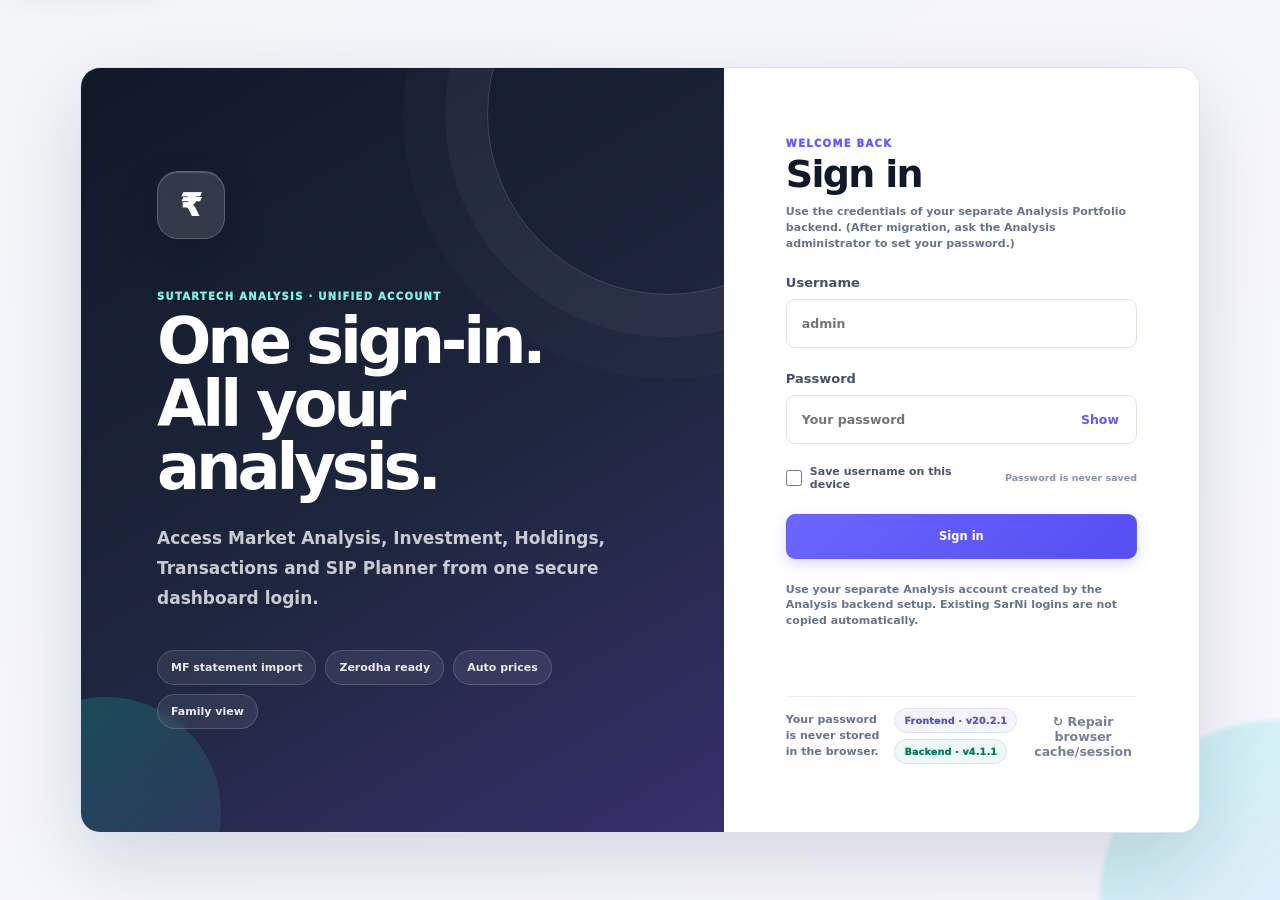
<file: portfolio.html>
<!doctype html><html lang="en"><head><meta charset="utf-8"><meta name="viewport" content="width=device-width,initial-scale=1"><title>SutarTech Analysis</title><meta http-equiv="refresh" content="0;url=./index.html#investment"></head><body><p>Portfolio is now part of the unified <a href="./index.html#investment">SutarTech Analysis dashboard</a>.</p><script>location.replace('./index.html'+(location.hash||'#investment'))</script></body></html>
</file>
<file: portfolio.css>
:root {
  --bg: #f5f7ff;
  --surface: rgba(255,255,255,.94);
  --surface-soft: #f8faff;
  --ink: #17203b;
  --muted: #70809a;
  --line: #e3e8f4;
  --brand: #5b5ce2;
  --brand-dark: #3d3fae;
  --cyan: #00a9c6;
  --green: #0b9f78;
  --red: #df5365;
  --orange: #ef923f;
  --purple: #8158df;
  --navy: #111a3b;
  --shadow-sm: 0 8px 24px rgba(30,42,88,.07);
  --shadow: 0 18px 46px rgba(35,43,91,.10);
  --shadow-lg: 0 32px 90px rgba(20,29,73,.20);
  --radius: 22px;
}

/* =====================================================================
   SarNi v19.6.0 — Financial Command Centre
   ===================================================================== */
:root{
  --bg:#f6f8fb;
  --surface:#ffffff;
  --surface-soft:#f8fafc;
  --ink:#172033;
  --muted:#66758f;
  --line:#e3e8ef;
  --brand:#635bff;
  --brand-dark:#4f46e5;
  --cyan:#00a6b2;
  --green:#09825d;
  --red:#c9364f;
  --orange:#d97706;
  --purple:#635bff;
  --navy:#0f172a;
  --shadow-sm:0 1px 2px rgba(15,23,42,.04),0 5px 18px rgba(15,23,42,.035);
  --shadow:0 2px 5px rgba(15,23,42,.045),0 14px 34px rgba(15,23,42,.055);
  --radius:15px;
}
body{
  color:#172033!important;
  background:#f6f8fb!important;
}
.main-content{
  background:linear-gradient(180deg,#fbfcfe 0,#f6f8fb 240px)!important;
}

/* Linear-inspired navigation: quiet, dense, fast to scan. */
.sidebar{
  border-right:1px solid rgba(255,255,255,.07)!important;
  background:
    radial-gradient(circle at 20% -5%,rgba(99,91,255,.23),transparent 29%),
    linear-gradient(180deg,#111827 0%,#0f172a 58%,#10162b 100%)!important;
  box-shadow:8px 0 30px rgba(15,23,42,.10)!important;
}
.side-brand{padding-bottom:18px!important;border-bottom:1px solid rgba(255,255,255,.07)}
.side-brand .brand-mark{border-radius:13px!important;background:linear-gradient(145deg,#635bff,#8b5cf6)!important;box-shadow:0 8px 22px rgba(99,91,255,.30)!important}
.side-brand strong{font-size:16px!important;letter-spacing:-.01em!important}
.side-brand span{color:#8994aa!important;font-size:9px!important;letter-spacing:.12em!important}
.side-nav{gap:4px!important}
.nav-item{
  min-height:39px!important;
  border:1px solid transparent!important;
  border-radius:9px!important;
  color:#aeb8ca!important;
  font-size:12px!important;
  font-weight:760!important;
}
.nav-item:hover{color:#fff!important;background:rgba(255,255,255,.055)!important}
.nav-item.active{
  color:#fff!important;
  border-color:rgba(139,126,255,.22)!important;
  background:linear-gradient(90deg,rgba(99,91,255,.31),rgba(99,91,255,.13))!important;
  box-shadow:inset 3px 0 0 #8b82ff!important;
}
.nav-item.active span{color:#a9a2ff!important}
.sidebar-session-card{border-color:rgba(255,255,255,.08)!important;border-radius:11px!important;background:rgba(255,255,255,.035)!important;box-shadow:none!important}

/* Stripe-inspired workspace header and controls. */
.topbar{
  min-height:72px!important;
  border-bottom:1px solid #e6eaf0!important;
  background:rgba(255,255,255,.94)!important;
  box-shadow:0 1px 0 rgba(15,23,42,.025)!important;
  backdrop-filter:blur(14px)!important;
  -webkit-backdrop-filter:blur(14px)!important;
}
.topbar h1{color:#172033!important;font-size:25px!important;font-weight:850!important;letter-spacing:-.035em!important}
.topbar .eyebrow{color:#69758b!important;font-size:9px!important;letter-spacing:.09em!important}
.dashboard-version-chip{border-color:#e3e7ef!important;color:#667085!important;background:#f8fafc!important;box-shadow:none!important}
.dashboard-version-chip.backend-chip{color:#087b60!important;background:#effaf6!important}
.auto-refresh-control,.sync-status,.icon-button{
  border-color:#dfe4eb!important;
  border-radius:10px!important;
  background:#fff!important;
  box-shadow:0 1px 2px rgba(15,23,42,.04)!important;
}
.primary-button{
  border:1px solid #5149e7!important;
  border-radius:9px!important;
  color:#fff!important;
  background:linear-gradient(180deg,#6b63ff,#5851df)!important;
  box-shadow:0 2px 5px rgba(79,70,229,.22)!important;
}
.primary-button:hover{background:linear-gradient(180deg,#625af1,#4f47d3)!important;transform:translateY(-1px)}
.secondary-button,.small-button,.print-view-button,.fullscreen-view-button{
  border-color:#dce2ea!important;
  border-radius:8px!important;
  color:#344054!important;
  background:#fff!important;
  box-shadow:0 1px 2px rgba(15,23,42,.035)!important;
}
.header-logout-button{border-radius:9px!important;background:linear-gradient(180deg,#dc4b61,#c9364f)!important;box-shadow:0 2px 6px rgba(201,54,79,.22)!important}

/* Stripe financial surfaces: exact hierarchy, subtle borders, minimal noise. */
.panel,.summary-card,.welcome-banner,.holdings-summary-panel,.watchlist-live-strip,.sip-hero,.expense-hero,.diary-hero{
  border:1px solid #e2e7ee!important;
  border-radius:14px!important;
  background:#fff!important;
  box-shadow:var(--shadow-sm)!important;
}
.panel-head h3{color:#1d2939!important;font-size:16px!important;font-weight:820!important;letter-spacing:-.02em!important}
.panel-subcopy,.performance-note{color:#667085!important}
.summary-card{position:relative;overflow:hidden;padding:17px!important}
.summary-card::before{content:"";position:absolute;inset:0 auto 0 0;width:3px;background:#635bff}
.summary-card.accent-green::before{background:#0a8f68}.summary-card.accent-red::before{background:#d1455b}.summary-card.accent-orange::before{background:#df8a18}
.summary-card p{color:#667085!important;font-size:10px!important;font-weight:760!important;letter-spacing:.035em!important;text-transform:uppercase}
.summary-card>strong{color:#172033!important;font-size:22px!important;letter-spacing:-.035em!important}
.summary-trend{border-radius:6px!important}
.portfolio-switcher,.asset-switcher,.range-switcher{padding:3px!important;border-color:#e1e6ed!important;border-radius:9px!important;background:#f2f4f7!important}
.portfolio-switcher button,.asset-switcher button,.range-switcher button{border-radius:7px!important;color:#667085!important}
.portfolio-switcher button.active,.asset-switcher button.active,.range-switcher button.active{color:#344054!important;background:#fff!important;box-shadow:0 1px 3px rgba(15,23,42,.10)!important}

/* Cleaner Stripe-like data tables. */
.table-panel{overflow:hidden}
.table-wrap{border:1px solid #e2e7ee!important;border-radius:11px!important;background:#fff!important}
table{font-variant-numeric:tabular-nums}
.holdings-table thead th,.watchlist-details-table thead th,.transaction-table thead th,.expense-table thead th,.sip-table thead th{
  color:#475467!important;
  background:#f8fafc!important;
  border-bottom:1px solid #dfe5ec!important;
  font-size:9.5px!important;
  font-weight:850!important;
  letter-spacing:.045em!important;
  text-transform:uppercase!important;
}
.holdings-table td,.watchlist-details-table td,.transaction-table td,.expense-table td,.sip-table td{border-bottom:1px solid #edf0f4!important;color:#344054!important;background:#fff!important}
.holdings-table tbody tr:nth-child(even) td,.watchlist-details-table tbody tr:nth-child(even) td,.transaction-table tbody tr:nth-child(even) td,.expense-table tbody tr:nth-child(even) td{background:#fbfcfd!important}
.holdings-table tbody tr:hover td,.watchlist-details-table tbody tr:hover td,.transaction-table tbody tr:hover td,.expense-table tbody tr:hover td{background:#f5f7ff!important}
.owner-tag,.asset-badge,.expense-category-badge{border-radius:7px!important;box-shadow:none!important}
.holding-pnl-pill{border-radius:6px!important}
.positive,.profit{color:#087b60!important}.negative,.loss{color:#c9364f!important}

/* Financial summary matrix: Stripe report hierarchy with restrained colour. */
#holdingsSection .holdings-summary-panel{padding:14px!important;background:#fff!important}
.holding-matrix-wrap{border-color:#dde3eb!important;border-radius:12px!important;box-shadow:none!important}
.holding-matrix-table .matrix-owner{background:#344054!important}
.holding-matrix-table .matrix-owner-sarada{background:linear-gradient(135deg,#5145b8,#7166d9)!important}
.holding-matrix-table .matrix-owner-niharika{background:linear-gradient(135deg,#9d5d29,#c17838)!important}
.holding-matrix-table .matrix-owner-combined{background:linear-gradient(135deg,#334e8d,#287f85)!important}
.holding-matrix-table th,.holding-matrix-table td{border-color:#e4e8ee!important}
.matrix-value[data-owner]{background:#fff!important}
.matrix-total-row .matrix-value{background:#f7f8ff!important}

/* Notion-inspired writing surfaces: spacious, paper-like, distraction-free. */
#diarySection .diary-editor-card,#diarySection .monthly-editor-card,#diarySection .recent-diary-rail,#diarySection .diary-list-panel,
.sticky-note-diary-panel,.quick-diary-panel{
  border:1px solid #e5e7eb!important;
  border-radius:12px!important;
  background:#fff!important;
  box-shadow:0 1px 2px rgba(15,23,42,.025)!important;
}
#diarySection textarea,.quick-diary-panel textarea,.sticky-note-modal textarea{
  border-color:#e1e5eb!important;
  border-radius:8px!important;
  color:#252a34!important;
  background:#fff!important;
  font-family:ui-serif,Georgia,Cambria,"Times New Roman",serif!important;
  font-size:15px!important;
  line-height:1.7!important;
}
#diarySection input,#diarySection select{border-color:#e1e5eb!important;border-radius:8px!important;background:#fff!important}
.diary-entry-card,.monthly-entry-card,.sticky-history-card{border-color:#e7e9ed!important;border-radius:9px!important;background:#fff!important;box-shadow:none!important}

/* Login: polished finance product rather than a marketing splash page. */
.login-view{background:linear-gradient(145deg,#f3f5f9,#f8f7ff)!important}
.login-shell{border:1px solid #dde3eb!important;border-radius:20px!important;background:#fff!important;box-shadow:0 30px 80px rgba(15,23,42,.14)!important}
.brand-panel{background:linear-gradient(150deg,#111827,#1f2740 58%,#37306d)!important}
.login-card{background:#fff!important}
.login-card h1{color:#172033!important;letter-spacing:-.04em!important}
.login-card input{border-color:#dce2ea!important;border-radius:9px!important;background:#fff!important}

@media(max-width:860px){
  .topbar{min-height:58px!important;background:#fff!important;backdrop-filter:none!important}
  .topbar h1{font-size:20px!important}
  .panel,.summary-card,.holdings-summary-panel,.watchlist-live-strip,.sip-hero,.expense-hero,.diary-hero{border-radius:11px!important}
  .summary-card{padding:13px!important}
  .summary-card>strong{font-size:19px!important}
  .mobile-session-bar{border:1px solid #e2e7ee!important;background:#fff!important;box-shadow:none!important}
}

/* v19.5.0 definitive visual layer — deliberately last so legacy skins cannot win. */
body{background:#f6f8fb!important;color:#1f2937!important}
.main-content,.content-area,.dashboard-content{background:#f6f8fb!important}
.sidebar{background:linear-gradient(180deg,#101828 0%,#172033 100%)!important;border-right:1px solid rgba(255,255,255,.08)!important;box-shadow:8px 0 28px rgba(15,23,42,.12)!important}
.sidebar-brand,.brand-name{color:#fff!important}
.nav-item{border-radius:8px!important;color:#aeb9cb!important;margin:2px 10px!important}
.nav-item:hover{background:rgba(255,255,255,.07)!important;color:#fff!important}
.nav-item.active{background:#fff!important;color:#182230!important;box-shadow:0 6px 18px rgba(0,0,0,.16)!important}
.topbar{background:rgba(255,255,255,.96)!important;border-bottom:1px solid #e7ebf2!important;box-shadow:0 1px 0 rgba(15,23,42,.03)!important}
.panel,.card,.summary-card,.holding-matrix-shell,.watchlist-table-shell,.expense-table-shell{background:#fff!important;border:1px solid #e4e8ef!important;border-radius:14px!important;box-shadow:0 1px 2px rgba(16,24,40,.04),0 8px 24px rgba(16,24,40,.04)!important}
button,.button,.btn{border-radius:8px!important}
.primary-button,.btn-primary,.save-button{background:#635bff!important;border-color:#635bff!important;color:#fff!important;box-shadow:0 2px 5px rgba(99,91,255,.22)!important}
table{border-collapse:separate!important;border-spacing:0!important}
thead th{background:#f8fafc!important;color:#475467!important;border-bottom:1px solid #dfe4ec!important;font-size:11px!important;letter-spacing:.035em!important;text-transform:uppercase!important}
tbody td{border-bottom:1px solid #edf0f4!important}
tbody tr:hover td{background:#f8faff!important}
.status-chip,.pill,.badge{border-radius:999px!important;box-shadow:none!important}
#holdingsSection .holding-matrix-table th{background:#f7f8fc!important}
#holdingsSection .matrix-investor-head.combined{background:#eef0ff!important;color:#4338ca!important}
#holdingsSection .matrix-value>strong{font-variant-numeric:tabular-nums!important;letter-spacing:-.02em!important}
#watchlistSection .watchlist-details-table td.asset-col{background:#fff!important;box-shadow:8px 0 16px -16px rgba(15,23,42,.55)!important}
#watchlistSection .watchlist-details-table tbody tr:nth-child(even) td{background:#f8fafc!important}
#watchlistSection .watchlist-details-table tbody tr:nth-child(even) td.asset-col{background:#f8fafc!important}
#diarySection textarea,#quickDiarySection textarea,.sticky-note-diary-card,.sticky-card{background:#fffdf7!important;border:1px solid #ece5d5!important;box-shadow:0 6px 20px rgba(99,78,28,.07)!important}
input,select,textarea{border-color:#d8dee8!important;border-radius:8px!important;box-shadow:none!important}
input:focus,select:focus,textarea:focus{border-color:#635bff!important;box-shadow:0 0 0 3px rgba(99,91,255,.12)!important;outline:0!important}
@media(max-width:860px){
  .sidebar{box-shadow:none!important}
  .panel,.card,.summary-card,.holding-matrix-shell,.watchlist-table-shell,.expense-table-shell{border-radius:12px!important}
}

/* v19.5.0: permanent, high-visibility sign-out control in the top-right. */
.header-logout-button{
  min-height:43px;
  display:inline-flex;
  align-items:center;
  justify-content:center;
  gap:7px;
  padding:0 15px;
  border:1px solid #f1a5ad;
  border-radius:13px;
  color:#fff;
  background:linear-gradient(135deg,#e34d61,#bd2948);
  box-shadow:0 9px 22px rgba(190,41,72,.24);
  font-size:12px;
  font-weight:900;
  white-space:nowrap;
  cursor:pointer;
}
.header-logout-button:hover{transform:translateY(-1px);box-shadow:0 12px 27px rgba(190,41,72,.31)}
.header-logout-button:focus-visible{outline:3px solid rgba(227,77,97,.25);outline-offset:2px}
@media(max-width:860px){.header-logout-button{display:none!important}}

* { box-sizing: border-box; }
html { scroll-behavior: smooth; }
body {
  margin: 0;
  min-height: 100vh;
  font-family: Inter, ui-sans-serif, system-ui, -apple-system, BlinkMacSystemFont, "Segoe UI", sans-serif;
  color: var(--ink);
  background:
    radial-gradient(circle at 82% 2%, rgba(102,92,224,.10), transparent 25rem),
    radial-gradient(circle at 8% 78%, rgba(0,184,207,.08), transparent 28rem),
    var(--bg);
  -webkit-font-smoothing: antialiased;
}
button, input, select, textarea { font: inherit; }
button { cursor: pointer; }
.hidden { display: none !important; }
.muted { color: var(--muted); }
.tiny { font-size: 12px; }
.eyebrow {
  margin: 0 0 8px;
  color: #7787a4;
  font-size: 10px;
  font-weight: 900;
  letter-spacing: .16em;
  text-transform: uppercase;
}
.positive { color: var(--green) !important; }
.negative { color: var(--red) !important; }
.neutral { color: var(--muted) !important; }

/* LOGIN */
.login-view {
  position: relative;
  min-height: 100vh;
  display: grid;
  place-items: center;
  padding: 32px;
  overflow: hidden;
  background:
    radial-gradient(circle at 12% 12%, rgba(54,210,210,.24), transparent 28%),
    radial-gradient(circle at 87% 80%, rgba(169,93,255,.25), transparent 32%),
    linear-gradient(135deg, #071126 0%, #111d48 48%, #24184f 100%);
}
.login-view::before,
.login-view::after {
  content: "";
  position: absolute;
  border-radius: 50%;
  filter: blur(2px);
  pointer-events: none;
}
.login-view::before {
  width: 440px;
  height: 440px;
  left: -210px;
  top: -210px;
  border: 1px solid rgba(255,255,255,.13);
  box-shadow: 0 0 0 70px rgba(255,255,255,.025), 0 0 0 140px rgba(255,255,255,.018);
}
.login-view::after {
  width: 360px;
  height: 360px;
  right: -180px;
  bottom: -180px;
  background: linear-gradient(135deg, rgba(0,223,202,.18), rgba(139,75,255,.08));
}
.login-shell {
  position: relative;
  z-index: 1;
  width: min(1120px, 100%);
  min-height: 660px;
  display: grid;
  grid-template-columns: 1.15fr .85fr;
  border: 1px solid rgba(255,255,255,.18);
  border-radius: 34px;
  overflow: hidden;
  box-shadow: var(--shadow-lg);
  background: rgba(255,255,255,.08);
  backdrop-filter: blur(24px);
}
.brand-panel {
  position: relative;
  padding: 76px;
  display: flex;
  flex-direction: column;
  justify-content: center;
  color: white;
  background:
    linear-gradient(145deg, rgba(35,50,116,.76), rgba(72,43,143,.76)),
    radial-gradient(circle at 80% 18%, rgba(0,230,206,.35), transparent 28%);
  overflow: hidden;
}
.brand-panel::before,
.brand-panel::after {
  content: "";
  position: absolute;
  border-radius: 50%;
  pointer-events: none;
}
.brand-panel::before {
  width: 360px;
  height: 360px;
  right: -125px;
  top: -135px;
  border: 1px solid rgba(255,255,255,.18);
  box-shadow: 0 0 0 42px rgba(255,255,255,.035), 0 0 0 84px rgba(255,255,255,.02);
}
.brand-panel::after {
  width: 230px;
  height: 230px;
  left: -90px;
  bottom: -95px;
  background: linear-gradient(135deg, rgba(0,227,199,.23), rgba(255,255,255,.04));
}
.brand-mark {
  width: 68px;
  height: 68px;
  display: grid;
  place-items: center;
  border-radius: 21px;
  color: white;
  background: linear-gradient(135deg, #2accc0, #6b5cf0 70%, #a45cf0);
  box-shadow: 0 16px 36px rgba(24,34,106,.35);
  font-size: 31px;
  font-weight: 950;
}
.brand-panel .brand-mark {
  background: rgba(255,255,255,.13);
  border: 1px solid rgba(255,255,255,.20);
  box-shadow: inset 0 1px 0 rgba(255,255,255,.16), 0 18px 40px rgba(10,15,55,.22);
  backdrop-filter: blur(12px);
}
.brand-panel .eyebrow { margin-top: 52px; color: #83eee4; }
.brand-panel h1 {
  position: relative;
  z-index: 1;
  max-width: 560px;
  margin: 0;
  font-size: clamp(48px, 5vw, 72px);
  line-height: .98;
  letter-spacing: -.065em;
}
.brand-copy {
  position: relative;
  z-index: 1;
  max-width: 525px;
  margin: 26px 0 0;
  color: rgba(255,255,255,.76);
  font-size: 17px;
  line-height: 1.75;
}
.feature-pills {
  position: relative;
  z-index: 1;
  display: flex;
  flex-wrap: wrap;
  gap: 9px;
  margin-top: 36px;
}
.feature-pills span {
  padding: 10px 13px;
  border: 1px solid rgba(255,255,255,.17);
  border-radius: 999px;
  color: rgba(255,255,255,.90);
  background: rgba(255,255,255,.075);
  font-size: 11px;
  font-weight: 800;
  backdrop-filter: blur(8px);
}
.login-card {
  padding: 68px 62px;
  display: flex;
  flex-direction: column;
  justify-content: center;
  gap: 23px;
  background: rgba(255,255,255,.96);
}
.login-card h2 { margin: 0 0 8px; font-size: 38px; letter-spacing: -.045em; }
.login-card p { margin: 0; line-height: 1.6; }
.login-card .eyebrow { color: var(--brand); }
label { display: grid; gap: 9px; color: #43506a; font-size: 13px; font-weight: 800; }
input, select, textarea {
  width: 100%;
  border: 1px solid #dce3f1;
  border-radius: 13px;
  outline: none;
  color: var(--ink);
  background: #fbfcff;
  transition: border .18s ease, box-shadow .18s ease, background .18s ease, transform .18s ease;
}
input, select { height: 49px; padding: 0 15px; }
textarea { padding: 13px 15px; resize: vertical; }
input:hover, select:hover, textarea:hover { border-color: #c8d1e6; }
input:focus, select:focus, textarea:focus {
  border-color: #6e6fe5;
  box-shadow: 0 0 0 4px rgba(91,92,226,.11);
  background: white;
}
.password-wrap { position: relative; }
.password-wrap input { padding-right: 68px; }
.text-button {
  position: absolute;
  right: 9px;
  top: 50%;
  transform: translateY(-50%);
  padding: 7px 9px;
  border: 0;
  border-radius: 8px;
  color: var(--brand);
  background: transparent;
  font-size: 11px;
  font-weight: 900;
}
.text-button:hover { background: #eff0ff; }
.primary-button, .secondary-button, .icon-button {
  border-radius: 13px;
  font-weight: 850;
  transition: transform .16s ease, box-shadow .16s ease, background .16s ease, border .16s ease;
}
.primary-button {
  min-height: 45px;
  padding: 0 19px;
  border: 0;
  color: white;
  background: linear-gradient(135deg, #5759df, #7454dc 60%, #8c59d8);
  box-shadow: 0 11px 24px rgba(91,92,226,.24);
}
.primary-button:hover { transform: translateY(-2px); box-shadow: 0 15px 30px rgba(91,92,226,.32); }
.primary-button:active { transform: translateY(0); }
.primary-button:disabled { opacity: .62; cursor: wait; transform: none; }
.secondary-button {
  min-height: 43px;
  padding: 0 16px;
  border: 1px solid var(--line);
  color: #42506b;
  background: white;
}
.secondary-button:hover { transform: translateY(-1px); border-color: #cfd7ea; background: #f9faff; }
.full { width: 100%; }
.form-message { min-height: 19px; color: var(--red); font-size: 13px; }

/* APP SHELL */
.app-view { min-height: 100vh; display: grid; grid-template-columns: 268px 1fr; }
.sidebar {
  position: sticky;
  top: 0;
  z-index: 20;
  height: 100vh;
  padding: 25px 17px;
  display: flex;
  flex-direction: column;
  color: white;
  background:
    radial-gradient(circle at 20% 8%, rgba(46,209,196,.18), transparent 27%),
    linear-gradient(180deg, #111a3b 0%, #181b4f 50%, #251a52 100%);
  border-right: 1px solid rgba(255,255,255,.06);
  box-shadow: 14px 0 42px rgba(21,26,66,.08);
  overflow: hidden;
}
.sidebar::after {
  content: "";
  position: absolute;
  width: 260px;
  height: 260px;
  left: -145px;
  bottom: -120px;
  border-radius: 50%;
  border: 1px solid rgba(255,255,255,.08);
  box-shadow: 0 0 0 38px rgba(255,255,255,.018), 0 0 0 76px rgba(255,255,255,.012);
  pointer-events: none;
}
.side-brand {
  position: relative;
  z-index: 1;
  display: flex;
  align-items: center;
  gap: 13px;
  padding: 0 8px 30px;
}
.brand-mark.small {
  width: 45px;
  height: 45px;
  border-radius: 14px;
  font-size: 21px;
  box-shadow: 0 14px 30px rgba(4,8,30,.30);
}
.side-brand strong, .side-brand span { display: block; }
.side-brand strong { max-width: 170px; overflow: hidden; color: white; font-size: 14px; text-overflow: ellipsis; white-space: nowrap; }
.side-brand span { margin-top: 4px; color: rgba(255,255,255,.48); font-size: 10px; letter-spacing: .05em; text-transform: uppercase; }
.side-nav { position: relative; z-index: 1; display: grid; gap: 7px; }
.nav-item {
  width: 100%;
  min-height: 48px;
  padding: 0 14px;
  display: flex;
  align-items: center;
  gap: 12px;
  border: 1px solid transparent;
  border-radius: 13px;
  color: rgba(255,255,255,.61);
  background: transparent;
  font-size: 13px;
  font-weight: 760;
  text-align: left;
}
.nav-item span { width: 21px; color: #7ce5dc; font-size: 18px; text-align: center; }
.nav-item:hover { color: white; background: rgba(255,255,255,.07); }
.nav-item.active {
  color: white;
  border-color: rgba(255,255,255,.11);
  background: linear-gradient(135deg, rgba(89,92,226,.70), rgba(128,75,205,.66));
  box-shadow: 0 12px 28px rgba(7,11,37,.22), inset 0 1px 0 rgba(255,255,255,.12);
}
.nav-item.active span { color: white; }
.sidebar-foot { position: relative; z-index: 1; margin-top: auto; display: grid; gap: 4px; }
.sidebar-foot .nav-item { color: rgba(255,255,255,.52); }
.sidebar-foot .nav-item:hover { color: white; }
.sidebar-foot .danger-text, .sidebar-foot .danger-text span { color: #ff9aa7; }

.main-content { min-width: 0; padding: 0 38px 56px; }
.topbar {
  position: sticky;
  top: 0;
  z-index: 14;
  min-height: 98px;
  display: flex;
  align-items: center;
  justify-content: space-between;
  gap: 20px;
  background: linear-gradient(to bottom, rgba(245,247,255,.96) 70%, rgba(245,247,255,0));
  backdrop-filter: blur(10px);
}
.topbar h1 { margin: 0; font-size: 29px; letter-spacing: -.04em; }
.topbar .eyebrow { color: var(--brand); }
.top-actions { display: flex; align-items: center; gap: 10px; }
.sync-status {
  min-height: 39px;
  padding: 0 13px;
  display: flex;
  align-items: center;
  gap: 8px;
  border: 1px solid rgba(220,226,240,.9);
  border-radius: 999px;
  color: var(--muted);
  background: rgba(255,255,255,.88);
  box-shadow: 0 5px 18px rgba(32,45,91,.05);
  font-size: 11px;
  font-weight: 800;
}
.status-dot { width: 8px; height: 8px; border-radius: 50%; background: var(--green); box-shadow: 0 0 0 4px rgba(11,159,120,.10); }
.sync-status.syncing .status-dot { background: var(--orange); box-shadow: 0 0 0 4px rgba(239,146,63,.12); animation: pulse 1.1s infinite; }
.sync-status.error .status-dot { background: var(--red); box-shadow: 0 0 0 4px rgba(223,83,101,.12); }
@keyframes pulse { 50% { opacity: .35; } }
.icon-button {
  width: 43px;
  height: 43px;
  border: 1px solid var(--line);
  color: #53627e;
  background: rgba(255,255,255,.92);
  box-shadow: 0 6px 18px rgba(36,47,93,.05);
  font-size: 20px;
}
.icon-button:hover { transform: translateY(-1px) rotate(12deg); border-color: #ccd4e8; }
.avatar-button {
  width: 43px;
  height: 43px;
  border: 0;
  border-radius: 14px;
  color: white;
  background: linear-gradient(135deg, #0fc6b5, #5b5ce2 70%, #9858db);
  box-shadow: 0 10px 24px rgba(91,92,226,.24);
  font-weight: 900;
}
.page-section { display: grid; gap: 21px; animation: fadeIn .28s ease; }
@keyframes fadeIn { from { opacity: 0; transform: translateY(7px); } }

/* HERO */
.welcome-banner {
  position: relative;
  min-height: 178px;
  padding: 34px 38px;
  display: flex;
  align-items: center;
  justify-content: space-between;
  gap: 25px;
  border: 1px solid rgba(255,255,255,.16);
  border-radius: 25px;
  color: white;
  background:
    radial-gradient(circle at 83% 10%, rgba(40,231,210,.34), transparent 26%),
    radial-gradient(circle at 15% 100%, rgba(164,88,240,.32), transparent 32%),
    linear-gradient(112deg, #233b87 0%, #4842b9 48%, #7543bd 100%);
  box-shadow: 0 22px 52px rgba(52,54,137,.24);
  overflow: hidden;
}
.welcome-banner::before,
.welcome-banner::after {
  content: "";
  position: absolute;
  border-radius: 50%;
  pointer-events: none;
}
.welcome-banner::before {
  width: 290px;
  height: 290px;
  right: -78px;
  top: -145px;
  border: 1px solid rgba(255,255,255,.18);
  box-shadow: 0 0 0 38px rgba(255,255,255,.03), 0 0 0 76px rgba(255,255,255,.018);
}
.welcome-banner::after {
  width: 145px;
  height: 145px;
  right: 29%;
  bottom: -112px;
  background: rgba(0,219,201,.13);
}
.welcome-banner > div { position: relative; z-index: 1; }
.welcome-banner .eyebrow { color: #8ff0e7; }
.welcome-banner h2 { margin: 0; font-size: 34px; letter-spacing: -.045em; }
.welcome-banner p:not(.eyebrow) { margin: 10px 0 0; color: rgba(255,255,255,.72); font-size: 13px; }
.banner-actions { display: flex; gap: 10px; z-index: 1; }
.banner-actions .secondary-button {
  border-color: rgba(255,255,255,.18);
  color: white;
  background: rgba(255,255,255,.11);
  box-shadow: inset 0 1px 0 rgba(255,255,255,.09);
  backdrop-filter: blur(9px);
}
.banner-actions .secondary-button:hover { border-color: rgba(255,255,255,.28); background: rgba(255,255,255,.17); }

/* KPI CARDS */
.summary-grid { display: grid; grid-template-columns: repeat(4, minmax(0,1fr)); gap: 16px; }
.summary-card {
  position: relative;
  min-height: 171px;
  padding: 23px;
  border: 1px solid rgba(224,229,241,.95);
  border-radius: 21px;
  background: rgba(255,255,255,.93);
  box-shadow: var(--shadow-sm);
  overflow: hidden;
  transition: transform .18s ease, box-shadow .18s ease, border .18s ease;
}
.summary-card:hover { transform: translateY(-4px); border-color: #d7ddef; box-shadow: 0 17px 38px rgba(34,44,91,.12); }
.summary-card::before {
  content: "";
  position: absolute;
  left: 0;
  top: 0;
  width: 100%;
  height: 5px;
  background: currentColor;
}
.summary-card::after {
  content: "";
  position: absolute;
  width: 125px;
  height: 125px;
  right: -55px;
  bottom: -65px;
  border-radius: 50%;
  background: currentColor;
  opacity: .07;
}
.card-icon {
  width: 42px;
  height: 42px;
  display: grid;
  place-items: center;
  border-radius: 13px;
  font-weight: 950;
  box-shadow: inset 0 1px 0 rgba(255,255,255,.75);
}
.accent-blue .card-icon { color: #5266df; background: linear-gradient(145deg, #eef0ff, #e4e7ff); }
.accent-green .card-icon { color: #0b9f78; background: linear-gradient(145deg, #e8fbf4, #dff7ef); }
.accent-purple .card-icon { color: #8554d5; background: linear-gradient(145deg, #f4edff, #ede2ff); }
.accent-orange .card-icon { color: #e5832d; background: linear-gradient(145deg, #fff5e9, #ffebd6); }
.summary-card p { margin: 16px 0 6px; color: var(--muted); font-size: 12px; font-weight: 800; }
.summary-card strong { display: block; color: var(--ink); font-size: clamp(24px, 2.1vw, 31px); letter-spacing: -.045em; }
.summary-card span { display: block; margin-top: 7px; color: #8795aa; font-size: 11px; font-weight: 650; }
.accent-blue { color: #5b67df; }
.accent-green { color: #0b9f78; }
.accent-purple { color: #8554d5; }
.accent-orange { color: #e98c39; }

/* PANELS */
.overview-grid { display: grid; grid-template-columns: 1.12fr .88fr; gap: 21px; }
.panel {
  padding: 25px;
  border: 1px solid rgba(224,229,241,.95);
  border-radius: var(--radius);
  background: var(--surface);
  box-shadow: var(--shadow-sm);
  backdrop-filter: blur(8px);
}
.panel-head { display: flex; align-items: center; justify-content: space-between; gap: 18px; margin-bottom: 21px; }
.panel-head h3 { margin: 0; font-size: 19px; letter-spacing: -.03em; }
.link-button { padding: 8px 10px; border: 0; border-radius: 9px; color: var(--brand); background: #f0f0ff; font-size: 11px; font-weight: 900; }
.link-button:hover { background: #e7e7ff; }
.allocation-chart { display: grid; gap: 16px; }
.allocation-row { display: grid; grid-template-columns: 108px 1fr 78px; align-items: center; gap: 13px; }
.allocation-name { display: flex; align-items: center; gap: 9px; font-size: 12px; font-weight: 850; }
.allocation-dot { width: 10px; height: 10px; border-radius: 50%; background: var(--brand); box-shadow: 0 0 0 4px rgba(91,92,226,.08); }
.allocation-track { height: 11px; border-radius: 99px; background: #edf0f7; overflow: hidden; }
.allocation-fill { height: 100%; min-width: 2px; border-radius: inherit; background: linear-gradient(90deg, #17baa8, #5b5ce2 55%, #8f59da); box-shadow: 0 0 15px rgba(91,92,226,.24); }
.allocation-value { text-align: right; font-size: 12px; font-weight: 900; }
.signal-list, .mini-holdings { display: grid; gap: 10px; }
.signal-item, .mini-holding {
  padding: 14px 15px;
  display: grid;
  grid-template-columns: 1fr auto;
  align-items: center;
  gap: 12px;
  border: 1px solid #e9edf5;
  border-radius: 14px;
  background: linear-gradient(135deg, #fcfdff, #f8f9ff);
  transition: transform .15s ease, border .15s ease, box-shadow .15s ease;
}
.signal-item:hover, .mini-holding:hover { transform: translateX(3px); border-color: #dce1f0; box-shadow: 0 8px 18px rgba(36,47,92,.06); }
.signal-item strong, .mini-holding strong { display: block; font-size: 13px; }
.signal-item span, .mini-holding span { display: block; margin-top: 4px; color: var(--muted); font-size: 11px; }
.signal-price, .mini-value { text-align: right; font-size: 12px; font-weight: 900; }
.mini-holdings { grid-template-columns: repeat(3, minmax(0,1fr)); }
.empty-state { padding: 34px 12px; color: var(--muted); text-align: center; font-size: 13px; }

/* TABLES */
.table-panel { padding: 0; overflow: hidden; }
.table-panel .panel-head { padding: 26px 26px 0; }
.table-tools { display: flex; gap: 9px; align-items: center; }
.search-input { width: 220px; height: 43px; }
.compact-select { width: 132px; height: 43px; }
.table-wrap { width: 100%; overflow-x: auto; }
table { width: 100%; border-collapse: separate; border-spacing: 0; white-space: nowrap; }
th, td { padding: 16px 17px; border-top: 1px solid #edf0f6; text-align: left; font-size: 12px; }
th {
  position: sticky;
  top: 0;
  z-index: 2;
  color: #74829a;
  background: #f7f8fc;
  font-size: 10px;
  font-weight: 900;
  letter-spacing: .085em;
  text-transform: uppercase;
}
td { color: #48556f; background: rgba(255,255,255,.72); }
tbody tr { transition: background .14s ease, transform .14s ease; }
tbody tr:hover td { background: #f9faff; }
.asset-cell { display: flex; align-items: center; gap: 12px; }
.asset-badge {
  width: 40px;
  height: 40px;
  display: grid;
  place-items: center;
  border-radius: 12px;
  color: #4f59c7;
  background: linear-gradient(145deg, #f0f1ff, #e6e8ff);
  box-shadow: inset 0 1px 0 rgba(255,255,255,.8);
  font-size: 11px;
  font-weight: 950;
}
.asset-cell strong { display: block; color: var(--ink); font-size: 12px; }
.asset-cell span { display: block; margin-top: 3px; color: #8b98ad; font-size: 10px; }
.price-note { display: block; margin-top: 3px; color: #9aa5b5; font-size: 9px; }
.row-actions { display: flex; gap: 6px; }
.row-button {
  width: 33px;
  height: 33px;
  border: 1px solid var(--line);
  border-radius: 10px;
  color: #64728a;
  background: white;
}
.row-button:hover { transform: translateY(-1px); border-color: #cad3e6; background: #f7f8ff; }
.row-button.delete { color: var(--red); }
.pill { display: inline-flex; align-items: center; min-height: 27px; padding: 0 10px; border-radius: 99px; background: #efefff; color: #535ac6; font-size: 10px; font-weight: 900; }
.pill.high { color: #c94b5c; background: #fff0f3; }
.pill.medium { color: #b47725; background: #fff7e7; }
.pill.low { color: #238466; background: #eaf9f3; }
.mobile-nav { display: none; }

/* MODALS */
.modal-backdrop {
  position: fixed;
  inset: 0;
  z-index: 100;
  padding: 22px;
  display: grid;
  place-items: center;
  background: rgba(12,18,48,.60);
  backdrop-filter: blur(8px);
}
.modal {
  width: min(680px, 100%);
  max-height: calc(100vh - 44px);
  overflow-y: auto;
  padding: 28px;
  border: 1px solid rgba(255,255,255,.64);
  border-radius: 24px;
  background: rgba(255,255,255,.98);
  box-shadow: 0 30px 90px rgba(9,14,42,.38);
  animation: modalIn .2s ease;
}
@keyframes modalIn { from { opacity: 0; transform: scale(.975) translateY(9px); } }
.small-modal { width: min(475px,100%); }
.modal-head { display: flex; justify-content: space-between; gap: 16px; margin-bottom: 24px; }
.modal-head h2 { margin: 0; font-size: 24px; letter-spacing: -.035em; }
.modal-head .eyebrow { color: var(--brand); }
.modal-close { width: 37px; height: 37px; border: 0; border-radius: 11px; color: #718099; background: #f1f3f8; font-size: 24px; }
.modal-close:hover { background: #e9ecf4; }
.form-grid { display: grid; grid-template-columns: 1fr 1fr; gap: 18px; }
.span-2 { grid-column: 1 / -1; }
.form-actions { display: flex; justify-content: flex-end; gap: 9px; margin-top: 5px; }
.stack-form { display: grid; gap: 18px; }
.info-box { padding: 14px 15px; border: 1px solid #dce2ff; border-radius: 13px; color: #536a9d; background: linear-gradient(135deg, #f4f6ff, #f0f7ff); font-size: 12px; line-height: 1.6; }
.toast-region { position: fixed; z-index: 200; right: 22px; bottom: 22px; display: grid; gap: 9px; }
.toast { max-width: 370px; padding: 14px 17px; border-radius: 14px; color: white; background: #202b50; box-shadow: 0 15px 40px rgba(17,26,58,.25); font-size: 13px; animation: toastIn .2s ease; }
.toast.error { background: #bd4054; }
.toast.success { background: #087e5e; }
@keyframes toastIn { from { opacity: 0; transform: translateY(9px); } }

/* RESPONSIVE */
@media (max-width: 1160px) {
  .app-view { grid-template-columns: 238px 1fr; }
  .main-content { padding-left: 28px; padding-right: 28px; }
  .summary-grid { grid-template-columns: repeat(2,1fr); }
  .overview-grid { grid-template-columns: 1fr; }
  .mini-holdings { grid-template-columns: 1fr 1fr; }
  .sync-status { display: none; }
}
@media (max-width: 860px) {
  .login-view { padding: 15px; }
  .login-shell { grid-template-columns: 1fr; max-width: 590px; min-height: auto; }
  .brand-panel { min-height: 275px; padding: 39px 42px; justify-content: flex-start; }
  .brand-panel .brand-mark { width: 54px; height: 54px; }
  .brand-panel .eyebrow { margin-top: 27px; }
  .brand-panel h1 { font-size: 39px; }
  .brand-copy { margin-top: 15px; font-size: 14px; line-height: 1.55; }
  .feature-pills { display: none; }
  .login-card { padding: 42px; }
  .app-view { display: block; }
  .sidebar { display: none; }
  .main-content { padding: 0 16px 94px; }
  .topbar { min-height: 84px; }
  .topbar h1 { font-size: 23px; }
  .top-actions .primary-button { display: none; }
  .welcome-banner { padding: 26px; align-items: flex-start; flex-direction: column; }
  .welcome-banner h2 { font-size: 29px; }
  .banner-actions { width: 100%; }
  .banner-actions button { flex: 1; }
  .mobile-nav {
    position: fixed;
    z-index: 50;
    left: 12px;
    right: 12px;
    bottom: 10px;
    height: 70px;
    padding: 7px;
    display: grid;
    grid-template-columns: repeat(3,1fr);
    border: 1px solid rgba(255,255,255,.16);
    border-radius: 21px;
    background: rgba(20,25,64,.92);
    box-shadow: 0 18px 45px rgba(18,25,62,.28);
    backdrop-filter: blur(15px);
  }
  .mobile-nav-item { border: 0; border-radius: 15px; color: rgba(255,255,255,.58); background: transparent; font-size: 10px; font-weight: 850; }
  .mobile-nav-item span { display: block; margin-bottom: 3px; color: #7ce5dc; font-size: 19px; }
  .mobile-nav-item.active { color: white; background: linear-gradient(135deg, rgba(91,92,226,.86), rgba(126,75,199,.82)); }
  .mobile-nav-item.active span { color: white; }
  .responsive-head { align-items: flex-start; flex-direction: column; }
  .table-tools { width: 100%; flex-wrap: wrap; }
  .search-input { flex: 1; min-width: 175px; }
}
@media (max-width: 570px) {
  .login-shell { border-radius: 25px; }
  .brand-panel { min-height: 235px; padding: 29px 27px; }
  .brand-panel h1 { font-size: 33px; }
  .brand-copy { font-size: 13px; }
  .login-card { padding: 32px 25px; }
  .login-card h2 { font-size: 31px; }
  .summary-grid { grid-template-columns: 1fr; }
  .summary-card { min-height: 148px; }
  .mini-holdings { grid-template-columns: 1fr; }
  .panel { padding: 20px; }
  .table-panel { padding: 0; }
  .table-panel .panel-head { padding: 21px 20px 0; }
  .form-grid { grid-template-columns: 1fr; }
  .span-2 { grid-column: auto; }
  .modal { padding: 22px; }
  .topbar .eyebrow { display: none; }
  .avatar-button { display: none; }
  .allocation-row { grid-template-columns: 87px 1fr 62px; }
  .banner-actions { flex-direction: column; }
}
@media (prefers-reduced-motion: reduce) {
  *, *::before, *::after { scroll-behavior: auto !important; animation-duration: .01ms !important; animation-iteration-count: 1 !important; transition-duration: .01ms !important; }
}


/* Bulk CSV import */
.import-actions {
  display: flex;
  justify-content: flex-start;
}
.import-drop {
  display: grid;
  gap: 7px;
  padding: 24px;
  border: 2px dashed rgba(91,92,226,.34);
  border-radius: 18px;
  background: linear-gradient(135deg, rgba(91,92,226,.07), rgba(0,184,169,.07));
  cursor: pointer;
}
.import-drop strong {
  color: var(--ink);
  font-size: 16px;
}
.import-drop span {
  color: var(--muted);
  font-size: 13px;
}
.import-drop input {
  margin-top: 7px;
  padding: 11px;
  border-radius: 12px;
  background: rgba(255,255,255,.9);
}
.import-status {
  padding: 13px 15px;
  border: 1px solid var(--line);
  border-radius: 13px;
  background: var(--surface-soft);
  font-size: 13px;
  line-height: 1.55;
}
.import-status.success {
  color: #087f5b;
  border-color: rgba(8,127,91,.22);
  background: rgba(16,185,129,.09);
}
.import-status.error {
  color: #c92a2a;
  border-color: rgba(201,42,42,.22);
  background: rgba(239,68,68,.08);
}

/* FAMILY PORTFOLIO V3 */
.portfolio-switch-wrap {
  display:flex; align-items:center; justify-content:space-between; gap:18px;
  margin: 0 0 22px; padding:15px 18px;
  border:1px solid rgba(93,94,226,.12); border-radius:20px;
  background:linear-gradient(110deg,rgba(255,255,255,.94),rgba(241,246,255,.94));
  box-shadow:var(--shadow-sm);
}
.switch-label { display:block; margin-bottom:8px; font-size:10px; letter-spacing:.15em; font-weight:900; color:#7c88a5; }
.portfolio-switcher { display:flex; flex-wrap:wrap; gap:8px; }
.owner-pill {
  border:1px solid #dce3f4; background:#fff; color:#5c6883; font-weight:850;
  padding:9px 16px; border-radius:999px; transition:.2s ease;
}
.owner-pill:hover { transform:translateY(-1px); border-color:#9ca9e9; }
.owner-pill.active { color:#fff; border-color:transparent; background:linear-gradient(135deg,#535be4,#7d56dc); box-shadow:0 8px 18px rgba(83,91,228,.22); }
.quick-actions { display:flex; gap:10px; flex-wrap:wrap; }
.banner-chip { align-self:flex-start; padding:10px 16px; border-radius:999px; font-weight:900; color:#39408d; background:rgba(255,255,255,.78); border:1px solid rgba(94,97,220,.16); }

.investor-summary { display:grid; gap:10px; }
.investor-card {
  width:100%; display:flex; align-items:center; justify-content:space-between; gap:14px;
  border:1px solid #e4e9f5; border-radius:16px; padding:14px 16px; background:#fff; color:inherit;
  text-align:left; transition:.2s ease;
}
.investor-card:hover { transform:translateY(-1px); box-shadow:0 10px 22px rgba(35,43,91,.08); border-color:#cdd6f0; }
.investor-card div:first-child { display:grid; gap:3px; }
.investor-card strong { font-size:15px; }
.investor-card span { color:var(--muted); font-size:12px; }
.investor-metrics { display:grid; gap:3px; text-align:right; }
.investor-metrics b { font-size:16px; }

.performance-note {
  margin:0 0 12px; padding:10px 13px; border-radius:13px;
  font-size:12px; font-weight:650; color:#586883; background:#f4f7ff; border:1px solid #e6ebf7;
}
.wide-table { overflow:auto; max-width:100%; border-radius:16px; }
.holdings-table { min-width:2050px; border-collapse:separate; border-spacing:0; }
.holdings-table th { white-space:nowrap; }
.holdings-table td { white-space:nowrap; }
.holdings-table .asset-cell div:last-child { min-width:290px; max-width:380px; }
.holdings-table .asset-cell strong { white-space:normal; line-height:1.25; }
.sticky-col { position:sticky; z-index:3; background:#fff; }
.holdings-table thead .sticky-col { z-index:6; background:#f5f7fc; }
.owner-col { left:0; min-width:100px; }
.asset-col { left:100px; min-width:330px; box-shadow:8px 0 14px -14px rgba(22,31,69,.42); }
.owner-tag { display:inline-flex; align-items:center; padding:6px 10px; border-radius:999px; background:linear-gradient(135deg,#eef1ff,#f4ecff); color:#4b50a4; font-weight:900; font-size:12px; }
.perf { font-weight:800; font-size:12px; }
.asset-badge.mf { background:linear-gradient(135deg,#7c5ce3,#9e68e8); color:#fff; }
.asset-badge.etf { background:linear-gradient(135deg,#0ca7bd,#28c6b1); color:#fff; }
.asset-badge.stock { background:linear-gradient(135deg,#3d69d8,#5c84eb); color:#fff; }
.allocation-dot.mf { background:#8158df; }
.allocation-dot.stock { background:#4e72db; }
.allocation-dot.etf { background:#12afae; }
.allocation-dot.other { background:#ef923f; }

.import-modal { width:min(760px,calc(100vw - 28px)); }
.import-mode-tabs { display:grid; grid-template-columns:1fr 1fr; gap:8px; padding:5px; border-radius:15px; background:#eef2fb; }
.import-mode { border:0; border-radius:11px; padding:12px 14px; background:transparent; color:#66728c; font-weight:900; }
.import-mode.active { background:#fff; color:#4349a0; box-shadow:0 5px 16px rgba(37,48,98,.09); }
.import-status.success { color:#08785e; background:#e9faf4; border-color:#bfeedd; }
.import-status.error { color:#b03b4a; background:#fff0f2; border-color:#f2c8ce; }

@media (max-width: 980px) {
  .portfolio-switch-wrap { align-items:flex-start; flex-direction:column; }
  .quick-actions { width:100%; }
  .quick-actions button { flex:1; }
}
@media (max-width: 680px) {
  .portfolio-switch-wrap { padding:12px; border-radius:16px; }
  .owner-pill { padding:8px 12px; font-size:12px; }
  .import-mode-tabs { grid-template-columns:1fr; }
  .holdings-table { min-width:1880px; }
  .asset-col { left:86px; min-width:290px; }
  .owner-col { min-width:86px; }
}


/* INVESTMENT DETAIL DRAWER V5 */
.drawer-backdrop {
  position: fixed;
  inset: 0;
  z-index: 1190;
  background: rgba(22, 30, 67, .30);
  backdrop-filter: blur(3px);
  opacity: 0;
  pointer-events: none;
  transition: opacity .24s ease;
}
.drawer-backdrop.open { opacity: 1; pointer-events: auto; }
.holding-drawer {
  position: fixed;
  z-index: 1200;
  top: 0;
  right: 0;
  width: min(470px, 94vw);
  height: 100dvh;
  display: flex;
  flex-direction: column;
  background: #f8f9ff;
  border-left: 1px solid rgba(91, 93, 206, .14);
  box-shadow: -20px 0 55px rgba(30, 38, 82, .18);
  transform: translateX(104%);
  transition: transform .28s cubic-bezier(.2,.8,.2,1);
  visibility: hidden;
}
.holding-drawer.open { transform: translateX(0); visibility: visible; }
body.drawer-open { overflow: hidden; }
.drawer-head {
  display: flex;
  align-items: flex-start;
  justify-content: space-between;
  gap: 16px;
  padding: 24px 22px 20px;
  color: #fff;
  background:
    radial-gradient(circle at 86% 0%, rgba(255,255,255,.20), transparent 34%),
    linear-gradient(135deg,#3f49bc,#7955d9 68%,#8c5acb);
}
.drawer-title-wrap { display:flex; align-items:flex-start; gap:14px; min-width:0; }
.drawer-asset-badge {
  flex:0 0 auto; width:46px; height:46px; border-radius:15px;
  display:grid; place-items:center; font-size:15px; font-weight:950;
  background:rgba(255,255,255,.16); border:1px solid rgba(255,255,255,.22);
  box-shadow: inset 0 1px 0 rgba(255,255,255,.13);
}
.drawer-head .eyebrow { color:#cfd7ff; margin:0 0 5px; }
.drawer-head h2 { margin:0; font-size:21px; line-height:1.2; color:#fff; word-break:break-word; }
.drawer-subtitle { margin:6px 0 0; color:#e1e6ff; font-size:12px; line-height:1.45; }
.drawer-close {
  flex:0 0 auto; width:38px; height:38px; border:0; border-radius:12px;
  color:#fff; background:rgba(255,255,255,.14); font-size:25px; line-height:1; cursor:pointer;
}
.drawer-close:hover { background:rgba(255,255,255,.23); }
.drawer-content { flex:1; overflow:auto; padding:18px 20px 26px; }
.drawer-value-card {
  padding:18px; border-radius:20px; color:#fff;
  background:linear-gradient(135deg,#242f78,#4a52bd 58%,#7254cc);
  box-shadow:0 14px 30px rgba(54,63,151,.18);
}
.drawer-value-label { font-size:11px; font-weight:850; letter-spacing:.08em; text-transform:uppercase; color:#cbd4ff; }
.drawer-current-value { display:block; margin:7px 0 7px; font-size:30px; line-height:1.1; font-weight:950; letter-spacing:-.03em; }
.drawer-gain-line { display:flex; flex-wrap:wrap; align-items:center; gap:8px; font-size:13px; font-weight:800; }
.drawer-gain-chip { padding:5px 9px; border-radius:999px; background:rgba(255,255,255,.12); }
.drawer-section { margin-top:18px; }
.drawer-section-title { margin:0 0 10px; font-size:12px; font-weight:950; color:#697590; letter-spacing:.09em; text-transform:uppercase; }
.drawer-metric-grid { display:grid; grid-template-columns:1fr 1fr; gap:10px; }
.drawer-metric {
  padding:13px 14px; min-height:76px; border-radius:15px;
  background:#fff; border:1px solid #e6e9f5; box-shadow:0 5px 15px rgba(40,48,93,.04);
}
.drawer-metric span { display:block; margin-bottom:5px; color:#7a869f; font-size:11px; font-weight:750; }
.drawer-metric strong { display:block; color:#1f2949; font-size:15px; line-height:1.25; word-break:break-word; }
.drawer-performance { display:grid; grid-template-columns:repeat(4,1fr); gap:8px; }
.drawer-perf-item { padding:10px 5px; text-align:center; border-radius:13px; background:#fff; border:1px solid #e6e9f5; }
.drawer-perf-item span { display:block; margin-bottom:4px; color:#8791a8; font-size:10px; font-weight:850; }
.drawer-perf-item strong { font-size:12px; }
.drawer-info-list { overflow:hidden; border-radius:16px; background:#fff; border:1px solid #e6e9f5; }
.drawer-info-row { display:grid; grid-template-columns:120px 1fr; gap:12px; padding:11px 13px; border-bottom:1px solid #eef1f8; }
.drawer-info-row:last-child { border-bottom:0; }
.drawer-info-row span { color:#8791a7; font-size:11px; font-weight:780; }
.drawer-info-row strong { color:#2a3453; font-size:12px; line-height:1.45; word-break:break-word; }
.drawer-notes { padding:13px 14px; border-radius:15px; background:#fff; border:1px solid #e6e9f5; color:#4f5e7b; font-size:12px; line-height:1.6; white-space:pre-wrap; }
.drawer-footer {
  display:flex; gap:10px; padding:14px 20px 18px; background:#fff;
  border-top:1px solid #e6e9f5; box-shadow:0 -8px 24px rgba(40,48,93,.05);
}
.drawer-footer button { flex:1; }
.holding-row { cursor:pointer; transition:background .15s ease, box-shadow .15s ease; }
.holding-row:hover td { background:#f7f8ff; }
.holding-row:hover .sticky-col { background:#f7f8ff; }
.holding-row:focus { outline:2px solid #6970e8; outline-offset:-2px; }
.mini-holding[data-view-holding] { cursor:pointer; border-radius:13px; transition:background .15s ease, transform .15s ease; }
.mini-holding[data-view-holding]:hover { background:#f6f7ff; transform:translateX(2px); }
.row-actions button { position:relative; z-index:2; }
@media (max-width:680px) {
  .holding-drawer { width:100vw; max-width:100vw; }
  .drawer-head { padding:20px 17px 17px; }
  .drawer-content { padding:15px 15px 24px; }
  .drawer-footer { padding:12px 15px 15px; }
  .drawer-performance { grid-template-columns:repeat(4,1fr); }
  .drawer-info-row { grid-template-columns:105px 1fr; }
}


/* V6 — two-level portfolio filters and MF vs Stock/ETF summary */
.portfolio-filter-bar {
  align-items: flex-end;
  gap: 18px;
}
.filter-group {
  display: grid;
  gap: 8px;
}
.asset-switcher {
  background: #eef2fb;
}
.asset-switcher .owner-pill.active {
  background: linear-gradient(135deg, #1f6fd6, #6958de);
  color: #fff;
  box-shadow: 0 8px 20px rgba(70,82,190,.24);
}
.type-breakdown-panel {
  margin-top: 18px;
}
.type-summary-grid {
  display: grid;
  grid-template-columns: repeat(3, minmax(0, 1fr));
  gap: 14px;
}
.type-summary-card {
  width: 100%;
  padding: 17px;
  border: 1px solid var(--line);
  border-radius: 18px;
  text-align: left;
  color: var(--ink);
  background: linear-gradient(180deg, #fff, #fafbff);
  box-shadow: var(--shadow-sm);
  transition: transform .16s ease, border-color .16s ease, box-shadow .16s ease;
}
.type-summary-card:hover {
  transform: translateY(-2px);
  border-color: #cfd6ef;
  box-shadow: 0 14px 30px rgba(38,48,104,.11);
}
.type-summary-card.active {
  border-color: rgba(91,92,226,.48);
  box-shadow: 0 0 0 3px rgba(91,92,226,.08), 0 16px 34px rgba(53,64,136,.13);
  background: linear-gradient(145deg, #f8f9ff, #f3f7ff);
}
.type-summary-head {
  display: flex;
  align-items: center;
  gap: 11px;
  margin-bottom: 14px;
}
.type-summary-head > div {
  min-width: 0;
}
.type-summary-head strong,
.type-summary-head span {
  display: block;
}
.type-summary-head strong {
  font-size: 14px;
  letter-spacing: -.01em;
}
.type-summary-head span {
  margin-top: 3px;
  color: var(--muted);
  font-size: 11px;
}
.type-summary-icon {
  width: 40px;
  height: 40px;
  flex: 0 0 40px;
  display: grid !important;
  place-items: center;
  margin: 0 !important;
  border-radius: 12px;
  color: var(--brand);
  background: #eef0ff;
  font-size: 12px !important;
  font-weight: 950;
}
.type-summary-values {
  display: grid;
  grid-template-columns: repeat(2, minmax(0, 1fr));
  gap: 11px 14px;
}
.type-summary-values div {
  min-width: 0;
}
.type-summary-values span,
.type-summary-values b {
  display: block;
}
.type-summary-values span {
  color: var(--muted);
  font-size: 10px;
  font-weight: 800;
  text-transform: uppercase;
  letter-spacing: .06em;
}
.type-summary-values b {
  margin-top: 4px;
  overflow: hidden;
  font-size: 14px;
  text-overflow: ellipsis;
  white-space: nowrap;
}
@media (max-width: 1050px) {
  .portfolio-filter-bar {
    align-items: stretch;
  }
  .type-summary-grid {
    grid-template-columns: 1fr;
  }
}
@media (max-width: 720px) {
  .portfolio-filter-bar {
    gap: 12px;
  }
  .asset-switcher {
    width: 100%;
    display: grid;
    grid-template-columns: 1fr;
  }
  .asset-switcher .owner-pill {
    width: 100%;
    justify-content: center;
  }
  .type-summary-values {
    grid-template-columns: repeat(2, minmax(0, 1fr));
  }
}


/* V7 — personal investment notes */
.personal-note-head { min-width: 230px; }
.personal-note-cell {
  min-width: 230px;
  max-width: 320px;
  cursor: pointer;
}
.note-preview {
  display: block;
  max-width: 290px;
  padding: 8px 10px;
  border: 1px solid #e5e8f3;
  border-radius: 10px;
  color: #3f4b61;
  background: #f8f9fd;
  font-size: 12px;
  line-height: 1.42;
  white-space: normal;
}
.note-preview:hover {
  border-color: #cdd3ee;
  background: #f2f4ff;
}
.note-empty {
  display: inline-flex;
  padding: 7px 10px;
  border: 1px dashed #cfd5e7;
  border-radius: 9px;
  color: #7a849a;
  background: #fbfcff;
  font-size: 11px;
  font-weight: 800;
}
.note-empty:hover {
  color: var(--brand);
  border-color: #aeb7e8;
  background: #f5f6ff;
}
.drawer-notes-empty {
  color: #8490a4;
  font-style: italic;
}
.notes-modal {
  width: min(980px, calc(100vw - 28px));
  max-height: min(86vh, 860px);
  overflow: hidden;
  display: flex;
  flex-direction: column;
}
.notes-modal.hidden { display: none; }
.notes-toolbar {
  display: grid;
  grid-template-columns: minmax(220px, 1fr) auto auto;
  gap: 10px;
  margin-bottom: 10px;
}
.notes-summary {
  padding: 2px 2px 12px;
  font-size: 12px;
}
.notes-list {
  min-height: 180px;
  overflow: auto;
  display: grid;
  gap: 12px;
  padding: 2px 4px 8px 2px;
}
.investment-note-card {
  border: 1px solid #e3e7f1;
  border-radius: 16px;
  padding: 15px;
  background: #fff;
  box-shadow: 0 6px 18px rgba(42,51,94,.05);
}
.investment-note-card.has-note {
  border-left: 4px solid #6d63e8;
}
.investment-note-card.no-note {
  border-left: 4px solid #d8dce9;
}
.note-card-top {
  display: flex;
  justify-content: space-between;
  align-items: flex-start;
  gap: 16px;
}
.note-card-value {
  white-space: nowrap;
  font-size: 13px;
}
.note-card-body {
  margin-top: 12px;
  padding: 12px 13px;
  border-radius: 12px;
  background: #f7f8fc;
  color: #334158;
  font-size: 13px;
  line-height: 1.55;
  white-space: pre-wrap;
  overflow-wrap: anywhere;
}
.note-card-body.empty {
  color: #8a94a7;
  font-style: italic;
}
.note-card-actions {
  display: flex;
  justify-content: flex-end;
  gap: 8px;
  margin-top: 11px;
}
@media (max-width: 760px) {
  .notes-toolbar {
    grid-template-columns: 1fr;
  }
  .notes-modal {
    width: calc(100vw - 18px);
    max-height: 92vh;
  }
  .note-card-top {
    display: grid;
  }
  .note-card-value {
    margin-left: 51px;
  }
  .personal-note-head,
  .personal-note-cell {
    min-width: 190px;
  }
}


/* V8 — Watchlist personal notes + unified Notes Centre */
.notes-toolbar {
  grid-template-columns: minmax(220px, 1fr) auto auto auto;
}
.note-source-badge {
  display: inline-flex;
  align-items: center;
  padding: 2px 7px;
  border-radius: 999px;
  font-size: 9px;
  font-weight: 900;
  letter-spacing: .04em;
  text-transform: uppercase;
}
.note-source-badge.holding {
  color: #4c4fc3;
  background: #eeefff;
}
.note-source-badge.watch {
  color: #a66100;
  background: #fff3d8;
}
.watch-note-card {
  border-left-color: #e5a72e !important;
}
.watch-note-card .note-card-body {
  background: #fffaf0;
}
@media (max-width: 900px) {
  .notes-toolbar {
    grid-template-columns: 1fr 1fr;
  }
}
@media (max-width: 620px) {
  .notes-toolbar {
    grid-template-columns: 1fr;
  }
}


/* V9 — vertical watchlist detail drawer */
.watch-row {
  cursor: pointer;
}
.watch-row:hover td {
  background: #fbfcff;
}
.watch-row:focus {
  outline: 2px solid rgba(91,92,226,.35);
  outline-offset: -2px;
}
.watch-drawer-value {
  background: linear-gradient(145deg, #303b72, #4f4dc6);
}
.watch-drawer-value .drawer-gain-chip.positive {
  background: rgba(35, 195, 121, .18);
  color: #d8ffec;
}
.watch-drawer-value .drawer-gain-chip.neutral {
  background: rgba(255,255,255,.13);
  color: #f4f6ff;
}


/* V10 — view and edit Watchlist note simultaneously */
.note-button {
  white-space: nowrap;
}
.watch-note-editor-section {
  border: 1px solid #e5e7f3;
  border-radius: 16px;
  padding: 15px;
  background: linear-gradient(180deg, #fffdf8, #fffaf0);
}
.drawer-section-head {
  display: flex;
  align-items: center;
  justify-content: space-between;
  gap: 12px;
  margin-bottom: 9px;
}
.drawer-section-head .drawer-section-title {
  margin: 0;
}
.drawer-note-textarea {
  width: 100%;
  min-height: 128px;
  resize: vertical;
  border: 1px solid #dfe3ee;
  border-radius: 12px;
  padding: 12px 13px;
  color: var(--ink);
  background: #fff;
  font: inherit;
  font-size: 13px;
  line-height: 1.55;
  outline: none;
  box-sizing: border-box;
}
.drawer-note-textarea:focus {
  border-color: #9793e7;
  box-shadow: 0 0 0 3px rgba(91,92,226,.10);
}
.drawer-note-actions {
  display: flex;
  align-items: center;
  justify-content: space-between;
  gap: 12px;
  margin-top: 10px;
}
.compact-button {
  min-height: 36px;
  padding: 8px 13px;
}
@media (max-width: 560px) {
  .drawer-note-actions {
    align-items: stretch;
    flex-direction: column;
  }
  .drawer-note-actions .primary-button {
    width: 100%;
  }
}


/* V11 — click-to-open vertical drawers */
.drawer-backdrop { z-index: 9998 !important; }
.holding-drawer { z-index: 9999 !important; }
.holding-row,
.watch-row,
.mini-holding[data-view-holding] { cursor: pointer; }
.holding-row:hover td,
.watch-row:hover td { background-color: #f8f9ff; }
.view-button { font-weight: 900; }


/* V13 — one-click Show All Investments */
.show-all-button {
  min-height: 40px;
  padding: 9px 15px;
  border: 0;
  border-radius: 12px;
  color: #fff;
  background: linear-gradient(135deg, #5367e8, #7a4fd8);
  box-shadow: 0 9px 22px rgba(77, 79, 190, .22);
  font-weight: 900;
  letter-spacing: -.01em;
  cursor: pointer;
  white-space: nowrap;
  transition: transform .15s ease, box-shadow .15s ease;
}
.show-all-button:hover {
  transform: translateY(-1px);
  box-shadow: 0 12px 26px rgba(77, 79, 190, .28);
}
.show-all-button:active { transform: translateY(0); }
@media (max-width: 760px) {
  .show-all-button { width: 100%; }
}

/* V14 premium live wealth dashboard */
body{background:radial-gradient(circle at 72% -10%,rgba(105,85,226,.14),transparent 30%),radial-gradient(circle at 22% 18%,rgba(27,169,200,.10),transparent 30%),#f4f7fd}.main-content{background:radial-gradient(circle at 88% 2%,rgba(115,86,230,.10),transparent 26%),radial-gradient(circle at 12% 34%,rgba(54,181,199,.06),transparent 24%)}.topbar{position:sticky;top:0;z-index:40;background:rgba(248,250,255,.86);backdrop-filter:blur(18px);-webkit-backdrop-filter:blur(18px);border-bottom:1px solid rgba(219,225,239,.78)}
.auto-refresh-control{display:flex;align-items:center;gap:9px;min-height:42px;padding:6px 8px 6px 11px;border:1px solid #dfe4f2;border-radius:14px;background:rgba(255,255,255,.82);box-shadow:0 8px 20px rgba(43,54,109,.06)}.auto-refresh-copy{display:grid;line-height:1.05}.auto-refresh-copy strong{font-size:10px;letter-spacing:.05em;text-transform:uppercase}.auto-refresh-copy span{margin-top:3px;color:var(--muted);font-size:10px;font-weight:800}.auto-refresh-control select{height:30px;border:0;border-radius:9px;padding:0 7px;color:#48536d;background:#f0f3fa;font:inherit;font-size:10px;font-weight:900}.auto-pulse,.live-dot{width:8px;height:8px;display:inline-block;flex:0 0 8px;border-radius:50%;background:#24bb82;box-shadow:0 0 0 5px rgba(36,187,130,.12)}
.live-data-line{display:flex;align-items:center;gap:8px;margin-top:11px;color:rgba(255,255,255,.76);font-size:11px;font-weight:800}.welcome-banner{position:relative;overflow:hidden;min-height:142px;border:1px solid rgba(255,255,255,.32);background:radial-gradient(circle at 84% 20%,rgba(255,255,255,.22),transparent 24%),linear-gradient(135deg,#2d3b84 0%,#594bc5 50%,#7752dd 100%);box-shadow:0 22px 50px rgba(62,61,150,.24)}.welcome-banner::after{content:"";position:absolute;width:240px;height:240px;right:-70px;bottom:-140px;border-radius:50%;border:38px solid rgba(255,255,255,.07)}
.summary-card{position:relative;overflow:hidden;border:1px solid rgba(220,225,239,.92);background:linear-gradient(155deg,rgba(255,255,255,.98),rgba(248,250,255,.94));box-shadow:0 14px 30px rgba(41,52,104,.075);transition:transform .18s ease,box-shadow .18s ease}.summary-card:hover{transform:translateY(-3px);box-shadow:0 20px 38px rgba(41,52,104,.11)}.summary-trend{position:relative;z-index:1;width:fit-content;margin-top:10px;padding:5px 8px;border-radius:999px;background:#f2f4fa;font-size:9.5px;font-weight:900}.summary-trend.positive{color:#098866;background:#e8f8f2}.summary-trend.negative{color:#d24f60;background:#fff0f2}.summary-trend.neutral{color:#667187;background:#f1f3f8}
.insight-grid{display:grid;grid-template-columns:minmax(0,1.35fr) minmax(360px,.85fr);gap:18px;margin-top:18px}.trend-panel{min-width:0;background:linear-gradient(180deg,rgba(255,255,255,.98),rgba(249,250,255,.95))}.panel-subcopy{max-width:560px;margin:6px 0 0;color:var(--muted);font-size:11px;line-height:1.45}.range-switcher{display:inline-flex;gap:3px;padding:3px;border-radius:11px;background:#eef1f8}.range-switcher button{min-width:42px;height:30px;border:0;border-radius:8px;color:#758097;background:transparent;font-size:10px;font-weight:900;cursor:pointer}.range-switcher button.active{color:#fff;background:linear-gradient(135deg,#5367e8,#7650d9);box-shadow:0 6px 13px rgba(76,78,188,.22)}
.growth-kpi-grid{display:grid;grid-template-columns:repeat(3,minmax(0,1fr));gap:10px;margin:15px 0 8px}.growth-kpi{padding:12px;border:1px solid #e7eaf3;border-radius:14px;background:#fbfcff}.growth-kpi span,.growth-kpi strong,.growth-kpi small{display:block}.growth-kpi span{color:#7a8598;font-size:9px;font-weight:900;letter-spacing:.055em;text-transform:uppercase}.growth-kpi strong{margin-top:6px;font-size:16px}.growth-kpi small{margin-top:3px;color:#778198;font-size:10px;font-weight:800}
.trend-chart{min-height:220px;margin-top:10px;border:1px solid #edf0f6;border-radius:16px;overflow:hidden;background:linear-gradient(180deg,rgba(249,251,255,.96),rgba(255,255,255,.96))}.trend-chart.compact{min-height:160px}.trend-chart svg{width:100%;height:220px;display:block}.trend-chart.compact svg{height:160px}.chart-grid-line{stroke:#e9edf5;stroke-width:1}.chart-series{stroke-width:3.2;stroke-linecap:round;stroke-linejoin:round}.chart-series.invested{stroke:#6877e7}.chart-series.current{stroke:#18a982}.chart-series.watch{stroke:#e39b28}.chart-point.invested{fill:#6877e7}.chart-point.current{fill:#18a982}.chart-point.watch{fill:#e39b28}.chart-empty{min-height:inherit;display:grid;place-items:center;padding:24px;color:#8993a6;font-size:11px;text-align:center}.chart-legend{display:flex;align-items:center;flex-wrap:wrap;gap:14px;margin-top:10px;color:#667187;font-size:10px;font-weight:800}.legend-line{width:17px;height:3px;display:inline-block;margin-right:6px;vertical-align:middle;border-radius:99px}.legend-line.invested{background:#6877e7}.legend-line.current{background:#18a982}.legend-line.watch{background:#e39b28}
.watch-pulse-grid{display:grid;grid-template-columns:repeat(2,minmax(0,1fr));gap:10px;margin:15px 0 9px}.watch-pulse-card{min-width:0;padding:13px;border:1px solid #e6e9f2;border-radius:14px;background:#fbfcff}.watch-pulse-card span,.watch-pulse-card strong,.watch-pulse-card small{display:block}.watch-pulse-card span{color:#788398;font-size:9px;font-weight:900;text-transform:uppercase;letter-spacing:.045em}.watch-pulse-card strong{margin-top:6px;font-size:20px}.watch-pulse-card small{margin-top:3px;color:#8b94a6;font-size:9.5px}.watch-pulse-card.opportunity strong{color:#078d69}.watch-pulse-card.near strong{color:#bd7b12}.watch-pulse-card.gap strong{color:#4f58c7}.pulse-badge{padding:5px 9px;border-radius:999px;color:#087e61;background:#e4f7f0;font-size:9px;font-weight:950;text-transform:uppercase;letter-spacing:.06em}
.watchlist-live-strip{display:flex;align-items:center;justify-content:space-between;gap:16px;margin-bottom:14px;padding:12px 14px;border:1px solid #dfe5f0;border-radius:15px;background:rgba(255,255,255,.86);box-shadow:0 10px 24px rgba(43,54,109,.055)}.watchlist-live-strip>div:first-child{display:flex;align-items:center;gap:9px;font-size:11px}.watchlist-live-stats{display:flex;flex-wrap:wrap;gap:8px}.watchlist-live-stats span{padding:6px 9px;border-radius:999px;color:#657087;background:#f1f4f9;font-size:9.5px;font-weight:850}.watchlist-live-stats b{color:#2f3a52}.panel{border-color:rgba(221,226,239,.94);box-shadow:0 15px 34px rgba(42,52,102,.06)}.table-panel{background:rgba(255,255,255,.94)}
@media(max-width:1180px){.insight-grid{grid-template-columns:1fr}}@media(max-width:900px){.top-actions{flex-wrap:wrap;justify-content:flex-end}.auto-refresh-control{order:4}}@media(max-width:720px){.growth-kpi-grid{grid-template-columns:1fr}.watch-pulse-grid{grid-template-columns:1fr 1fr}.watchlist-live-strip{align-items:flex-start;flex-direction:column}.auto-refresh-control{width:100%;justify-content:space-between}}@media(max-width:470px){.watch-pulse-grid{grid-template-columns:1fr}}


/* V15.2 — saved username + daily/monthly diary */
.login-options{display:flex;align-items:center;justify-content:space-between;gap:14px;margin-top:-2px}
.remember-user{display:inline-flex!important;flex-direction:row!important;align-items:center;gap:8px;margin:0!important;color:#4b5770;font-size:11px;font-weight:850;cursor:pointer}
.remember-user input{width:16px!important;height:16px!important;min-width:16px;margin:0;accent-color:#6658d8}
.remember-note{color:#8993a6;font-size:9.5px;font-weight:800;white-space:nowrap}
.login-meta{display:flex;align-items:center;justify-content:space-between;gap:12px;margin-top:2px;padding-top:11px;border-top:1px solid #edf0f6}
.login-meta p{margin:0}
.version-badge{display:inline-flex;align-items:center;min-height:25px;padding:5px 9px;border:1px solid #e1e4f2;border-radius:999px;color:#5b58bd;background:#f4f3ff;font-size:9.5px;font-weight:950;letter-spacing:.025em;white-space:nowrap}

.diary-hero{display:flex;align-items:center;justify-content:space-between;gap:18px;margin-bottom:18px;padding:24px 26px;border-radius:22px;color:#fff;background:radial-gradient(circle at 88% 16%,rgba(255,255,255,.22),transparent 24%),linear-gradient(135deg,#273a7d,#5c4fc2 54%,#7d55db);box-shadow:0 20px 42px rgba(56,59,145,.22)}
.diary-hero h2{margin:3px 0 7px;font-size:26px;letter-spacing:-.035em}
.diary-hero p:last-child{max-width:620px;margin:0;color:rgba(255,255,255,.78);font-size:12px}
.diary-layout{display:grid;grid-template-columns:minmax(320px,.72fr) minmax(0,1.28fr);gap:18px}
.diary-compose-panel{align-self:start;position:sticky;top:88px}
.diary-form{display:grid;gap:13px}
.diary-form label,.diary-date-control{display:grid;gap:6px;color:#59647a;font-size:10px;font-weight:900;text-transform:uppercase;letter-spacing:.045em}
.diary-form input,.diary-form textarea,.diary-date-control input{width:100%;box-sizing:border-box;border:1px solid #dfe4ee;border-radius:12px;padding:10px 12px;color:#263349;background:#fff;font:inherit;font-size:12px;outline:none}
.diary-form textarea{min-height:240px;resize:vertical;line-height:1.65}
.diary-form input:focus,.diary-form textarea:focus,.diary-date-control input:focus{border-color:#8f8be2;box-shadow:0 0 0 3px rgba(91,92,226,.09)}
.diary-entry-field{grid-column:1/-1}
.diary-form-actions{display:flex;justify-content:flex-end;gap:9px}
.diary-browser-panel{min-width:0}
.diary-browser-head{align-items:flex-start}
.diary-view-switcher button{min-width:62px}
.diary-controls{display:grid;grid-template-columns:minmax(200px,1fr) minmax(160px,auto);gap:10px;margin-bottom:12px}
.diary-search{width:100%}
.diary-summary{margin:4px 0 11px;color:#788398;font-size:10.5px;font-weight:850}
.diary-list{display:grid;gap:11px}
.diary-date-divider{display:flex;align-items:center;gap:10px;margin:7px 0 1px;color:#6c7690;font-size:10px;font-weight:950;text-transform:uppercase;letter-spacing:.055em}
.diary-date-divider::after{content:"";height:1px;flex:1;background:#e5e9f2}
.diary-card{padding:15px 16px;border:1px solid #e2e6f0;border-radius:16px;background:linear-gradient(180deg,#fff,#fbfcff);box-shadow:0 8px 20px rgba(44,54,101,.045);cursor:pointer;transition:transform .15s ease,border-color .15s ease,box-shadow .15s ease}
.diary-card:hover{transform:translateY(-1px);border-color:#cfd5eb;box-shadow:0 12px 26px rgba(44,54,101,.075)}
.diary-card-head{display:flex;align-items:flex-start;justify-content:space-between;gap:14px}
.diary-card-head h4{margin:8px 0 0;color:#263349;font-size:14px}
.diary-date-pill{display:inline-flex;padding:4px 8px;border-radius:999px;color:#5b57bd;background:#f0efff;font-size:9px;font-weight:900}
.diary-card-actions{display:flex;gap:6px}
.diary-card-text{margin-top:11px;color:#4e5a70;font-size:12px;line-height:1.62;white-space:pre-wrap;overflow-wrap:anywhere}
.diary-card-foot{margin-top:10px;color:#929bac;font-size:9.5px}
#diarySaveStatus{max-width:190px;text-align:right}
.mobile-nav{overflow-x:auto}

@media(max-width:980px){.diary-layout{grid-template-columns:1fr}.diary-compose-panel{position:static}}
@media(max-width:620px){.login-options,.login-meta,.diary-hero,.diary-card-head{align-items:flex-start;flex-direction:column}.diary-hero .primary-button{width:100%}.diary-controls{grid-template-columns:1fr}.diary-card-actions{width:100%}}


/* =========================================================
   V15.3 — Monthly diary / plan / experience / target system
   + username/version visible inside dashboard
   ========================================================= */
.sidebar-session-card{
  margin: auto 14px 10px;
  padding: 12px 13px;
  border: 1px solid rgba(255,255,255,.12);
  border-radius: 14px;
  background: rgba(255,255,255,.055);
  display:grid;
  gap:4px;
}
.sidebar-session-label{
  color:rgba(255,255,255,.48);
  font-size:8px;
  font-weight:900;
  letter-spacing:.11em;
}
.sidebar-session-card strong{
  color:#fff;
  font-size:11px;
  overflow:hidden;
  text-overflow:ellipsis;
}
.sidebar-session-card span:last-child{
  color:#b9c0ff;
  font-size:9px;
  font-weight:800;
}
.topbar-title-line{display:flex;align-items:center;gap:12px}
.dashboard-version-chip{
  display:inline-flex;
  align-items:center;
  justify-content:center;
  min-height:25px;
  padding:4px 8px;
  border:1px solid #e0e3f1;
  border-radius:999px;
  color:#5d58c8;
  background:#f3f2ff;
  font-size:9px;
  font-weight:950;
}

.diary-hero-actions{
  display:flex;
  align-items:flex-end;
  flex-direction:column;
  gap:10px;
}
.diary-hero-status{
  padding:5px 9px;
  border:1px solid rgba(255,255,255,.22);
  border-radius:999px;
  color:rgba(255,255,255,.82);
  background:rgba(255,255,255,.08);
  font-size:9px;
  font-weight:850;
}
.diary-workspace-switcher{
  display:grid;
  grid-template-columns:1fr 1fr;
  gap:8px;
  margin:0 0 18px;
  padding:5px;
  border:1px solid #dde3ef;
  border-radius:15px;
  background:#eef2f8;
}
.diary-workspace-switcher button{
  min-height:42px;
  border:0;
  border-radius:11px;
  color:#67738b;
  background:transparent;
  font:inherit;
  font-size:11px;
  font-weight:900;
  cursor:pointer;
}
.diary-workspace-switcher button.active{
  color:#fff;
  background:linear-gradient(135deg,#5064df,#744fd3);
  box-shadow:0 8px 18px rgba(74,74,176,.23);
}

.monthly-control-bar{
  display:flex;
  align-items:flex-end;
  justify-content:space-between;
  gap:14px;
  margin-bottom:14px;
  padding:13px 14px;
  border:1px solid #e0e5f0;
  border-radius:16px;
  background:rgba(255,255,255,.9);
  box-shadow:0 9px 22px rgba(42,52,102,.05);
}
.monthly-filter-group{
  display:flex;
  flex-wrap:wrap;
  gap:8px;
}
.monthly-filter-group label{
  display:grid;
  gap:5px;
  color:#7c879b;
  font-size:8px;
  font-weight:900;
  letter-spacing:.065em;
  text-transform:uppercase;
}
.monthly-filter-group select{
  min-width:120px;
  height:36px;
  border:1px solid #dfe4ee;
  border-radius:10px;
  padding:0 9px;
  color:#3f4c64;
  background:#fff;
  font:inherit;
  font-size:10px;
  font-weight:800;
}
.monthly-search{
  min-width:280px;
  height:38px;
}

.month-completion-panel{
  display:grid;
  grid-template-columns:minmax(0,1fr) minmax(300px,.7fr);
  gap:18px;
  align-items:center;
  margin-bottom:18px;
  padding:18px 20px;
  border:1px solid #dddff4;
  border-radius:18px;
  background:
    radial-gradient(circle at 92% 0%,rgba(111,83,218,.11),transparent 25%),
    linear-gradient(135deg,#fbfbff,#f6f8ff);
  box-shadow:0 12px 28px rgba(58,65,125,.065);
}
.month-completion-panel h3{margin:3px 0 5px;font-size:19px}
.month-completion-panel.year-mode{opacity:.82}
.month-progress-side{display:grid;gap:8px}
.month-progress-track{
  height:9px;
  overflow:hidden;
  border-radius:999px;
  background:#e8ebf3;
}
.month-progress-bar{
  width:0;
  height:100%;
  border-radius:inherit;
  background:linear-gradient(90deg,#2fc08b,#6965dd);
  transition:width .25s ease;
}
.month-progress-side>strong{
  color:#536078;
  font-size:10px;
}
.month-progress-side .primary-button{justify-self:start}

.monthly-workspace-grid{
  display:grid;
  grid-template-columns:minmax(330px,.72fr) minmax(0,1.28fr);
  gap:18px;
}
.monthly-compose-panel{
  align-self:start;
  position:sticky;
  top:88px;
}
.monthly-target-help{
  padding:10px 11px;
  border:1px solid #e3e5f4;
  border-radius:11px;
  color:#657087;
  background:#f7f7fe;
  font-size:10px;
  line-height:1.5;
}
.completed-month-archive{margin-bottom:12px}
.completed-archive-head{
  display:flex;
  align-items:center;
  justify-content:space-between;
  margin-bottom:8px;
  color:#667187;
  font-size:10px;
}
.completed-archive-head strong{color:#344055}
.completed-month-chips{
  display:flex;
  flex-wrap:wrap;
  gap:7px;
}
.completed-month-chips button{
  border:1px solid #cdebdc;
  border-radius:999px;
  padding:6px 9px;
  color:#087c5e;
  background:#eaf8f2;
  font-size:9px;
  font-weight:900;
  cursor:pointer;
}
.monthly-list{display:grid;gap:11px}
.monthly-month-divider{
  display:flex;
  align-items:center;
  justify-content:space-between;
  gap:12px;
  margin:7px 0 0;
  padding-bottom:7px;
  border-bottom:1px solid #e9ecf3;
  color:#4e5b72;
  font-size:11px;
  font-weight:950;
}
.monthly-month-divider b{
  padding:4px 8px;
  border-radius:999px;
  color:#087d5f;
  background:#e7f7f0;
  font-size:8px;
}
.monthly-item-card{
  padding:15px 16px;
  border:1px solid #e2e6ef;
  border-left:4px solid #7b71df;
  border-radius:15px;
  background:linear-gradient(180deg,#fff,#fbfcff);
  box-shadow:0 7px 17px rgba(43,54,101,.045);
}
.monthly-item-card.type-plan{border-left-color:#4c8ad8}
.monthly-item-card.type-experience{border-left-color:#d98d35}
.monthly-item-card.type-target{border-left-color:#d05f70}
.monthly-item-card.completed-target{
  border-left-color:#22a77c;
  background:linear-gradient(180deg,#fbfffd,#f6fcf9);
}
.monthly-item-head{
  display:flex;
  justify-content:space-between;
  align-items:flex-start;
  gap:12px;
}
.monthly-item-head h4{
  margin:7px 0 0;
  color:#27344b;
  font-size:14px;
}
.monthly-type-badge{
  display:inline-flex;
  padding:4px 7px;
  border-radius:999px;
  color:#5c57c3;
  background:#f1f0ff;
  font-size:8px;
  font-weight:950;
  text-transform:uppercase;
  letter-spacing:.06em;
}
.monthly-item-actions{display:flex;flex-wrap:wrap;gap:6px;justify-content:flex-end}
.monthly-item-text{
  margin-top:10px;
  color:#505d73;
  font-size:11.5px;
  line-height:1.6;
  white-space:pre-wrap;
}
.monthly-item-foot{
  display:flex;
  justify-content:space-between;
  gap:10px;
  margin-top:10px;
  color:#8b95a8;
  font-size:9px;
}
.target-open{color:#bd6f14;font-weight:900}
.target-done{color:#078461;font-weight:900}
.completed-button{
  color:#087d60!important;
  border-color:#c7eadb!important;
  background:#e7f7f0!important;
}

@media(max-width:1100px){
  .monthly-control-bar{align-items:stretch;flex-direction:column}
  .monthly-search{min-width:0;width:100%}
  .monthly-workspace-grid{grid-template-columns:1fr}
  .monthly-compose-panel{position:static}
}
@media(max-width:760px){
  .diary-workspace-switcher{grid-template-columns:1fr}
  .month-completion-panel{grid-template-columns:1fr}
  .monthly-filter-group{display:grid;grid-template-columns:1fr 1fr;width:100%}
  .monthly-filter-group select{width:100%;min-width:0}
  .diary-hero-actions{align-items:stretch;width:100%}
  .diary-hero-status{text-align:center}
}
@media(max-width:520px){
  .monthly-filter-group{grid-template-columns:1fr}
  .monthly-item-head{flex-direction:column}
  .monthly-item-actions{width:100%;justify-content:flex-start}
  .topbar-title-line{align-items:flex-start;flex-direction:column;gap:5px}
}

/* V15.5 — master workbook + FE/BE versions */
.version-pair,.dashboard-version-pair{display:flex;align-items:center;flex-wrap:wrap;gap:6px}
.backend-version{color:#087b63;border-color:#cfe9df;background:#edf9f5}
.sidebar-session-card #dashboardBackendVersion{color:#86e0c4;font-size:9px;font-weight:850}
.backend-chip{color:#087b63;border-color:#cee9df;background:#ecf9f4}
.master-data-status{margin:6px 0 0;color:#8a94a8;font-size:9.5px;font-weight:800}
.master-data-status.loaded{color:#087d61}
.master-data-button{min-height:40px;padding:9px 13px;border:1px solid #cfd8ee;border-radius:12px;color:#334272;background:linear-gradient(135deg,#f8faff,#eef3ff);font-weight:900;cursor:pointer;white-space:nowrap;box-shadow:0 7px 17px rgba(42,55,116,.07)}
.master-data-button:hover{border-color:#aebbe3;background:linear-gradient(135deg,#f2f5ff,#e8edff)}
.watchlist-details-table{min-width:1850px}
.watchlist-details-table .asset-col{min-width:245px}
.watch-source-remark{min-width:250px;max-width:320px;white-space:normal;line-height:1.4}
.master-sheet-detail-section{border:1px solid #e1e5f4;border-radius:16px;padding:14px;background:linear-gradient(180deg,#fbfbff,#f6f8ff)}
.source-performance-grid,.source-info-list{margin-top:14px}
@media(max-width:760px){.version-pair{width:100%}.dashboard-version-pair{align-items:flex-start;flex-direction:column}.master-data-button{width:100%}}


/* V15.6 — prominent master-data load banner */
.master-load-banner{
  display:flex;
  align-items:center;
  justify-content:space-between;
  gap:18px;
  margin-bottom:16px;
  padding:18px 20px;
  border:1px solid #d6dcf5;
  border-radius:18px;
  background:
    radial-gradient(circle at 88% 10%,rgba(102,88,216,.12),transparent 26%),
    linear-gradient(135deg,#fbfbff,#f2f5ff);
  box-shadow:0 12px 28px rgba(55,62,130,.08);
}
.master-load-banner h3{
  margin:3px 0 6px;
  color:#273451;
  font-size:17px;
}
.master-load-banner p:last-child{
  margin:0;
  color:#66728a;
  font-size:10.5px;
  line-height:1.5;
  max-width:760px;
}
.master-load-banner .primary-button{
  min-width:210px;
  white-space:nowrap;
}
@media(max-width:760px){
  .master-load-banner{align-items:stretch;flex-direction:column}
  .master-load-banner .primary-button{width:100%;min-width:0}
}


/* V15.7 — fast master replacement feedback */
.master-load-banner .primary-button:disabled,
.master-data-button:disabled{
  opacity:.72;
  cursor:wait;
}


/* V15.8 — fixed horizontal scroller + smoother diary */
.dashboard-hscroll{position:fixed;left:284px;right:12px;bottom:10px;z-index:65;display:grid;grid-template-columns:36px minmax(0,1fr) 36px;gap:7px;align-items:center;padding:6px 7px;border:1px solid rgba(200,208,230,.95);border-radius:14px;background:rgba(249,251,255,.94);box-shadow:0 10px 28px rgba(29,39,85,.16);backdrop-filter:blur(14px);-webkit-backdrop-filter:blur(14px)}
.dashboard-hscroll-track{height:14px;overflow-x:auto;overflow-y:hidden;border-radius:999px;background:#e8edf6;scrollbar-width:auto}
.dashboard-hscroll-track::-webkit-scrollbar{height:14px}.dashboard-hscroll-track::-webkit-scrollbar-track{background:#e8edf6;border-radius:999px}.dashboard-hscroll-track::-webkit-scrollbar-thumb{min-width:80px;border:3px solid #e8edf6;border-radius:999px;background:linear-gradient(90deg,#5368dc,#8255d4)}
.dashboard-hscroll-inner{height:1px}.dashboard-hscroll-arrow{width:36px;height:32px;border:1px solid #dbe1ef;border-radius:10px;color:#4c5d91;background:#fff;font-size:22px;line-height:1;cursor:pointer}.dashboard-hscroll-arrow:hover{background:#f1f4ff;border-color:#bac4e4}
.table-wrap{scroll-behavior:smooth;scrollbar-gutter:stable}.table-wrap::-webkit-scrollbar{height:13px}.table-wrap::-webkit-scrollbar-track{background:#edf1f7}.table-wrap::-webkit-scrollbar-thumb{border:3px solid #edf1f7;border-radius:999px;background:#9aa9cb}
.diary-date-row{display:grid;grid-template-columns:minmax(170px,1fr) auto;gap:10px;align-items:end}.diary-date-nav{display:flex;gap:6px;align-items:center}.diary-nav-button{height:38px;min-width:38px;padding:0 10px;border:1px solid #dce2ef;border-radius:10px;color:#52607b;background:#fff;font-size:18px;font-weight:900;cursor:pointer}.diary-today-button{min-width:70px;font-size:10px}.diary-nav-button:hover{border-color:#b9c4e2;color:#4d4abb;background:#f5f5ff}
.diary-writing-meta{display:flex;align-items:center;justify-content:space-between;gap:10px;margin-top:6px;color:#8a94a8;font-size:9px;font-weight:800;text-transform:none;letter-spacing:0}.diary-keyboard-tip{margin-top:-4px;color:#929bad;font-size:9px;text-align:right}.diary-form textarea{overflow-y:hidden;transition:height .12s ease,border-color .15s ease,box-shadow .15s ease}.diary-search-wrap{position:relative;min-width:0}.diary-search-wrap .diary-search{width:100%;padding-right:36px}.search-clear-button{position:absolute;top:50%;right:7px;transform:translateY(-50%);width:27px;height:27px;border:0;border-radius:8px;color:#8993a6;background:transparent;font-size:18px;cursor:pointer}.search-clear-button:hover{color:#554fc3;background:#f0efff}.diary-sticky-actions{position:sticky;bottom:0;z-index:5;margin:0 -2px -2px;padding:10px 2px 2px;background:linear-gradient(to top,#fff 76%,rgba(255,255,255,0))}.diary-card,.monthly-item-card{scroll-margin-top:110px}.diary-card:focus-within,.monthly-item-card:focus-within{outline:2px solid rgba(91,92,226,.18);outline-offset:2px}
@media(max-width:1100px){.dashboard-hscroll{left:16px}}@media(max-width:760px){.dashboard-hscroll{left:8px;right:8px;bottom:78px;grid-template-columns:32px minmax(0,1fr) 32px}.dashboard-hscroll-arrow{width:32px;height:30px}.diary-date-row{grid-template-columns:1fr}.diary-date-nav{justify-content:stretch}.diary-nav-button{flex:1}.diary-keyboard-tip{text-align:left}}


/* =========================================================
   V15.9 — reliable fixed horizontal range scroller
   ========================================================= */
.dashboard-hscroll{
  grid-template-columns:40px minmax(0,1fr) 40px;
  min-height:52px;
  padding:7px 9px;
}
.dashboard-hscroll-center{
  min-width:0;
  display:grid;
  gap:4px;
}
.dashboard-hscroll-labels{
  display:flex;
  align-items:center;
  justify-content:space-between;
  gap:10px;
  padding:0 2px;
  color:#68748c;
  font-size:9px;
  font-weight:900;
}
#dashboardHScrollPct{
  min-width:34px;
  text-align:right;
  color:#5355bd;
}
.dashboard-hscroll-range{
  width:100%;
  height:18px;
  margin:0;
  cursor:ew-resize;
  accent-color:#625ed8;
}
.dashboard-hscroll-range:disabled{
  opacity:.35;
  cursor:not-allowed;
}
.dashboard-hscroll-range::-webkit-slider-runnable-track{
  height:8px;
  border-radius:999px;
  background:linear-gradient(90deg,#e4e9f4,#dfe5f1);
}
.dashboard-hscroll-range::-webkit-slider-thumb{
  -webkit-appearance:none;
  width:26px;
  height:18px;
  margin-top:-5px;
  border:3px solid #fff;
  border-radius:999px;
  background:linear-gradient(135deg,#5268dc,#8255d4);
  box-shadow:0 2px 7px rgba(65,70,150,.28);
}
.dashboard-hscroll-range::-moz-range-track{
  height:8px;
  border-radius:999px;
  background:#e4e9f4;
}
.dashboard-hscroll-range::-moz-range-thumb{
  width:22px;
  height:14px;
  border:3px solid #fff;
  border-radius:999px;
  background:#625ed8;
  box-shadow:0 2px 7px rgba(65,70,150,.28);
}
.dashboard-hscroll-arrow:disabled{
  opacity:.35;
  cursor:not-allowed;
}
@media(max-width:760px){
  .dashboard-hscroll{
    grid-template-columns:34px minmax(0,1fr) 34px;
    min-height:48px;
  }
  .dashboard-hscroll-labels{font-size:8px}
}


/* V16.0 — compact Live Wealth Dashboard hero */
.portfolio-hero{min-height:0!important;padding:9px 18px!important;border-radius:17px!important}
.portfolio-hero h2,.portfolio-hero h1{margin:1px 0 3px!important;font-size:23px!important;line-height:1.05!important}
.portfolio-hero p{margin:2px 0!important;font-size:9.5px!important;line-height:1.22!important}
.portfolio-hero .eyebrow{margin-bottom:1px!important;font-size:7.5px!important}
.portfolio-hero .portfolio-chip,.portfolio-hero .hero-chip{min-height:26px!important;padding:4px 10px!important}

/* V16.0 — Quick Diary panel from left */
.quick-diary-panel{
  position:fixed;top:0;left:278px;bottom:0;z-index:90;width:min(420px,calc(100vw - 294px));
  padding:18px;overflow-y:auto;border-right:1px solid #dce2ef;background:rgba(251,252,255,.98);
  box-shadow:16px 0 40px rgba(28,38,82,.18);backdrop-filter:blur(14px);-webkit-backdrop-filter:blur(14px);
  transform:translateX(-110%);transition:transform .22s ease
}
.quick-diary-panel.open{transform:translateX(0)}
.quick-diary-head{display:flex;align-items:flex-start;justify-content:space-between;gap:12px;margin-bottom:14px}
.quick-diary-head h3{margin:3px 0 0;color:#26344e;font-size:17px}
.quick-diary-tabs{display:grid;grid-template-columns:1fr 1fr;gap:6px;margin-bottom:14px;padding:4px;border-radius:12px;background:#eef2f8}
.quick-diary-tabs button{min-height:36px;border:0;border-radius:9px;color:#6a758a;background:transparent;font-size:10px;font-weight:900;cursor:pointer}
.quick-diary-tabs button.active{color:#fff;background:linear-gradient(135deg,#5268dc,#8255d4);box-shadow:0 6px 14px rgba(65,68,160,.18)}
.quick-diary-form{display:grid;gap:11px}
.quick-diary-form label{display:grid;gap:5px;color:#59647a;font-size:9px;font-weight:900;text-transform:uppercase;letter-spacing:.045em}
.quick-diary-form input,.quick-diary-form select,.quick-diary-form textarea{width:100%;box-sizing:border-box;border:1px solid #dfe4ee;border-radius:11px;padding:10px 11px;color:#263349;background:#fff;font:inherit;font-size:11px;outline:none}
.quick-diary-form textarea{min-height:180px;resize:none;line-height:1.55;overflow-y:hidden}
.quick-diary-form input:focus,.quick-diary-form select:focus,.quick-diary-form textarea:focus{border-color:#8d88df;box-shadow:0 0 0 3px rgba(91,92,226,.08)}
.quick-diary-meta{display:flex;justify-content:space-between;gap:10px;color:#8b95a7;font-size:8.5px;font-weight:800}
.quick-full-diary{width:100%;margin-top:12px}
.quick-diary-nav{color:#d8dcff!important}.quick-diary-nav span:first-child{color:#7ef0cf}
@media(max-width:1100px){.quick-diary-panel{left:0;width:min(420px,92vw)}}
@media(max-width:760px){.quick-diary-panel{left:0;width:100vw;max-width:none;padding:15px}.quick-diary-form textarea{min-height:160px}}


/* =========================================================
   V16.1 — layout polish requested from live screenshot
   ========================================================= */

/* 1) VIEW PORTFOLIO: keep Combined / Sarada / Niharika on one line */
.portfolio-filter-bar{
  display:grid !important;
  grid-template-columns:minmax(330px,.9fr) minmax(440px,1.25fr) auto !important;
  align-items:end !important;
  gap:14px !important;
}
.portfolio-filter-bar > .filter-group:first-child{
  min-width:330px;
}
.portfolio-filter-bar > .filter-group:first-child .portfolio-switcher{
  flex-wrap:nowrap !important;
  white-space:nowrap;
}
.portfolio-filter-bar > .filter-group:first-child .owner-pill{
  flex:0 0 auto;
  padding:8px 14px;
  white-space:nowrap;
}
.portfolio-filter-bar .switch-label{
  margin-bottom:6px;
}
.portfolio-filter-bar .quick-actions{
  flex-wrap:nowrap !important;
  align-items:center;
}
.portfolio-filter-bar .quick-actions button{
  white-space:nowrap;
}

/* 2) LIVE WEALTH DASHBOARD: actual selector is .welcome-banner.
      Reduce to a slim single-row strip. */
.welcome-banner{
  min-height:58px !important;
  padding:8px 18px !important;
  gap:14px !important;
  border-radius:16px !important;
  align-items:center !important;
  box-shadow:0 10px 24px rgba(52,54,137,.14) !important;
}
.welcome-banner > div:first-child{
  display:grid;
  grid-template-columns:auto auto minmax(260px,1fr) auto;
  align-items:center;
  gap:8px 12px;
  min-width:0;
  width:100%;
}
.welcome-banner .eyebrow{
  margin:0 !important;
  font-size:7px !important;
  line-height:1 !important;
  white-space:nowrap;
}
.welcome-banner h2{
  margin:0 !important;
  font-size:20px !important;
  line-height:1 !important;
  letter-spacing:-.03em !important;
  white-space:nowrap;
}
.welcome-banner p:not(.eyebrow){
  margin:0 !important;
  min-width:0;
  overflow:hidden;
  color:rgba(255,255,255,.72) !important;
  font-size:9px !important;
  line-height:1.1 !important;
  text-overflow:ellipsis;
  white-space:nowrap;
}
.welcome-banner .live-data-line{
  margin:0 !important;
  gap:5px !important;
  font-size:8px !important;
  white-space:nowrap;
}
.welcome-banner .live-dot{
  width:7px !important;
  height:7px !important;
}
.welcome-banner .banner-chip{
  flex:0 0 auto;
  align-self:center !important;
  padding:5px 10px !important;
  font-size:9px !important;
}
.welcome-banner::before{
  width:150px !important;
  height:150px !important;
  right:-48px !important;
  top:-82px !important;
  opacity:.35;
}
.welcome-banner::after{
  display:none !important;
}

/* 3) QUICK DIARY: always open fully inside viewport.
      It now slides in from the true left edge and never starts off-screen. */
.quick-diary-panel{
  box-sizing:border-box !important;
  top:0 !important;
  left:0 !important;
  bottom:0 !important;
  width:380px !important;
  max-width:calc(100vw - 12px) !important;
  padding:18px 18px 22px !important;
  z-index:160 !important;
  overflow-x:hidden !important;
  overflow-y:auto !important;
  visibility:hidden;
  opacity:0;
  pointer-events:none;
  transform:translateX(-100%) !important;
  transition:transform .20s ease,opacity .16s ease,visibility .16s ease !important;
  box-shadow:18px 0 46px rgba(20,29,70,.28) !important;
}
.quick-diary-panel.open{
  visibility:visible;
  opacity:1;
  pointer-events:auto;
  transform:translateX(0) !important;
}
.quick-diary-head{
  position:sticky;
  top:-18px;
  z-index:4;
  margin:-18px -18px 14px !important;
  padding:18px 18px 12px;
  background:rgba(251,252,255,.98);
  border-bottom:1px solid #e6eaf3;
}
.quick-diary-form input,
.quick-diary-form select,
.quick-diary-form textarea,
.quick-diary-form button{
  max-width:100%;
}
.quick-diary-form textarea{
  min-height:155px !important;
}
.quick-full-diary{
  margin-bottom:8px;
}

/* Desktop/tablet fallback: make filters remain tidy without wrapping owner names */
@media(max-width:1180px){
  .portfolio-filter-bar{
    grid-template-columns:minmax(320px,1fr) minmax(390px,1.2fr) !important;
  }
  .portfolio-filter-bar .quick-actions{
    grid-column:1 / -1;
    justify-content:flex-end;
  }
}
@media(max-width:820px){
  .portfolio-filter-bar{
    display:flex !important;
    flex-direction:column !important;
    align-items:stretch !important;
  }
  .portfolio-filter-bar > .filter-group:first-child{
    min-width:0;
  }
  .portfolio-filter-bar > .filter-group:first-child .portfolio-switcher{
    overflow-x:auto;
    padding-bottom:3px;
  }
  .welcome-banner{
    min-height:66px !important;
    padding:9px 12px !important;
  }
  .welcome-banner > div:first-child{
    grid-template-columns:auto 1fr;
    gap:5px 8px;
  }
  .welcome-banner p:not(.eyebrow){
    grid-column:1 / -1;
  }
  .welcome-banner .live-data-line{
    grid-column:1 / -1;
  }
  .quick-diary-panel{
    width:min(380px,100vw) !important;
    max-width:100vw !important;
  }
}


/* =========================================================
   V16.2 — one-line investment type + sticky notes + compact polish
   ========================================================= */

/* INVESTMENT TYPE must stay on ONE line on dashboard */
#assetViewSwitcher.asset-switcher{
  display:flex !important;
  flex-wrap:nowrap !important;
  align-items:center !important;
  gap:6px !important;
  min-width:max-content;
  overflow-x:auto;
  overflow-y:hidden;
  scrollbar-width:none;
  white-space:nowrap;
}
#assetViewSwitcher.asset-switcher::-webkit-scrollbar{display:none}
#assetViewSwitcher .owner-pill{
  flex:0 0 auto !important;
  min-height:34px !important;
  padding:7px 12px !important;
  font-size:10px !important;
  white-space:nowrap !important;
}
.portfolio-filter-bar{
  grid-template-columns:minmax(300px,.82fr) minmax(390px,1.08fr) auto !important;
  padding:11px 16px !important;
  gap:12px !important;
}
.portfolio-filter-bar > .filter-group:nth-child(2){
  min-width:390px;
  overflow:hidden;
}
.portfolio-filter-bar .quick-actions button{
  min-height:35px;
  padding:7px 11px;
  font-size:10px;
}

/* Compact dashboard rhythm */
.main-content{padding-bottom:72px}
.topbar{min-height:66px !important}
.portfolio-switch-wrap{margin-bottom:12px !important}
.welcome-banner{margin-bottom:10px !important}
.summary-grid{gap:12px !important;margin-top:10px !important}
.summary-card{
  min-height:154px !important;
  padding:16px 18px !important;
  border-radius:18px !important;
}
.summary-card .card-icon{width:40px !important;height:40px !important}
.summary-card strong{font-size:29px !important;line-height:1 !important}
.summary-card p{margin:12px 0 7px !important}
.panel{border-radius:18px !important}

/* Sticky target / reminder rail */
.sticky-notes-panel{
  margin:0 0 12px;
  padding:12px 14px;
  border:1px solid #e0e5f0;
  border-radius:18px;
  background:linear-gradient(135deg,#fffdf7,#fbfcff 58%,#f6f7ff);
  box-shadow:0 9px 22px rgba(46,55,101,.055);
}
.sticky-notes-head{
  display:flex;
  align-items:center;
  justify-content:space-between;
  gap:12px;
  margin-bottom:9px;
}
.sticky-notes-head h3{
  margin:2px 0 0;
  color:#2c3952;
  font-size:14px;
}
.sticky-head-actions{
  display:flex;
  align-items:center;
  gap:9px;
}
.sticky-head-actions>span{
  color:#8a94a8;
  font-size:9px;
  font-weight:850;
}
.sticky-add-button{
  min-height:32px;
  padding:6px 11px;
  border:1px solid #d4d9ef;
  border-radius:10px;
  color:#4f4bb6;
  background:#f5f4ff;
  font-size:9.5px;
  font-weight:950;
  cursor:pointer;
}
.sticky-add-button:hover{background:#eceaff;border-color:#bbb8e7}
.sticky-notes-list{
  display:flex;
  gap:9px;
  overflow-x:auto;
  overflow-y:hidden;
  padding:1px 1px 4px;
  scroll-snap-type:x proximity;
}
.sticky-notes-list::-webkit-scrollbar{height:7px}
.sticky-notes-list::-webkit-scrollbar-thumb{border-radius:999px;background:#ccd3e5}
.sticky-history-panel{margin-top:18px;padding-top:18px;border-top:1px solid #e1e6f2}
.sticky-history-head{display:flex;align-items:flex-start;justify-content:space-between;gap:12px}
.sticky-history-head h3{margin:2px 0 0;font-size:18px;color:#17213b}
.sticky-history-head>span{padding:6px 10px;border-radius:999px;background:#eef2ff;color:#5144b8;font-size:12px;font-weight:800}
.sticky-history-help{margin:7px 0 12px;color:#6d7690;font-size:12px}
.sticky-history-columns{display:grid;grid-template-columns:1fr 1fr;gap:12px}
.sticky-history-column{min-width:0;padding:10px;border:1px solid #e1e6f2;border-radius:16px;background:#f8faff}
.sticky-history-column.target-history{background:linear-gradient(145deg,#f0fff8,#f8fffc);border-color:#bfe9d4}
.sticky-history-column.reminder-history{background:linear-gradient(145deg,#fff8e8,#fffdf6);border-color:#f2d99a}
.sticky-history-column>h4{display:flex;justify-content:space-between;gap:8px;margin:0 0 8px;font-size:12px;color:#28334f}
.sticky-history-column>h4 span{min-width:24px;text-align:center;border-radius:999px;background:#fff;padding:2px 6px}
.sticky-history-list{display:grid;gap:8px;max-height:330px;overflow:auto}
.sticky-history-card{padding:10px;border-radius:12px;background:#fff;border-left:4px solid #22a06b;box-shadow:0 4px 14px rgba(44,55,94,.07)}
.sticky-history-card.reminder{border-left-color:#e7a523}
.sticky-history-card-top{display:flex;justify-content:space-between;gap:8px;color:#79819a;font-size:10px;font-weight:700}
.sticky-history-card h5{margin:6px 0 4px;color:#17213b;font-size:13px}
.sticky-history-card p{margin:0;color:#505a73;font-size:11px;line-height:1.45;white-space:pre-wrap;overflow-wrap:anywhere}
.sticky-history-empty-column{margin:8px;color:#8a92a8;font-size:11px;text-align:center}
@media(max-width:700px){.sticky-history-columns{grid-template-columns:1fr}.sticky-history-list{max-height:260px}}
.sticky-note-card{
  flex:0 0 270px;
  min-height:118px;
  padding:12px;
  border:1px solid #eadfae;
  border-radius:14px;
  background:linear-gradient(145deg,#fffbe4,#fff6c7);
  box-shadow:0 7px 16px rgba(103,89,35,.08);
  scroll-snap-align:start;
}
.sticky-note-card.reminder{
  border-color:#cfe2f7;
  background:linear-gradient(145deg,#f3f9ff,#e8f3ff);
}
.sticky-note-card.overdue{
  border-color:#f0b9be;
  background:linear-gradient(145deg,#fff5f4,#ffe9e7);
}
.sticky-note-card.today{
  box-shadow:0 0 0 2px rgba(230,143,52,.14),0 7px 16px rgba(103,89,35,.08);
}
.sticky-note-top{
  display:flex;
  justify-content:space-between;
  align-items:center;
  gap:8px;
}
.sticky-note-type{
  padding:3px 7px;
  border-radius:999px;
  color:#745b00;
  background:rgba(255,224,101,.48);
  font-size:7.5px;
  font-weight:950;
  letter-spacing:.055em;
  text-transform:uppercase;
}
.sticky-note-card.reminder .sticky-note-type{
  color:#236596;
  background:rgba(122,192,242,.22);
}
.sticky-due{
  color:#858c99;
  font-size:7.8px;
  font-weight:900;
  white-space:nowrap;
}
.sticky-due.overdue{color:#c23f4e}
.sticky-due.today{color:#b96b12}
.sticky-note-card h4{
  margin:9px 0 5px;
  color:#29354a;
  font-size:12px;
  line-height:1.25;
}
.sticky-note-card p{
  margin:0 0 9px;
  color:#5f6878;
  font-size:9.5px;
  line-height:1.45;
}
.sticky-note-actions{
  display:flex;
  gap:6px;
  align-items:center;
  margin-top:auto;
}
.sticky-done-button{
  min-height:29px;
  padding:5px 9px;
  border:1px solid #bfe4d5;
  border-radius:9px;
  color:#087b5e;
  background:#e8f7f1;
  font-size:8.5px;
  font-weight:950;
  cursor:pointer;
}
.sticky-done-button:hover{background:#d9f2e8}
.sticky-empty{
  padding:7px 2px 3px;
  color:#929bac;
  font-size:9.5px;
}
.sticky-note-modal textarea{resize:vertical;min-height:100px}

/* Readability: cleaner table headers and compact controls */
table th{
  font-size:9px !important;
  letter-spacing:.035em !important;
}
table td{
  font-size:10px !important;
}
.search-input, select{
  font-weight:700;
}

/* Smaller screens: keep investment buttons in one horizontal line by scrolling */
@media(max-width:1180px){
  .portfolio-filter-bar{
    grid-template-columns:minmax(280px,1fr) minmax(360px,1.2fr) !important;
  }
  .portfolio-filter-bar > .filter-group:nth-child(2){min-width:0}
}
@media(max-width:820px){
  #assetViewSwitcher.asset-switcher{
    width:100%;
    min-width:0;
    overflow-x:auto;
  }
  .sticky-note-card{flex-basis:245px}
  .sticky-notes-head{align-items:flex-start}
}


/* =========================================================
   V16.3 — filter views + print controls
   ========================================================= */
.filter-result-pill{
  display:inline-flex;
  align-items:center;
  min-height:31px;
  padding:5px 9px;
  border:1px solid #dde3ef;
  border-radius:999px;
  color:#6c778b;
  background:#f8f9fc;
  font-size:8.5px;
  font-weight:900;
  white-space:nowrap;
}
.print-view-button{
  min-height:34px;
  padding:7px 10px;
  border:1px solid #d2d9ea;
  border-radius:10px;
  color:#31436d;
  background:linear-gradient(180deg,#fff,#f4f6fb);
  font-size:9px;
  font-weight:950;
  cursor:pointer;
  white-space:nowrap;
}
.print-view-button:hover{
  color:#4e49b3;
  border-color:#b9c2df;
  background:#f3f2ff;
}
.watch-filter-tools{
  flex-wrap:wrap !important;
}
.watch-filter-tools .compact-select{
  max-width:155px;
}
.diary-view-switcher{
  grid-template-columns:repeat(3,1fr);
}
.diary-range-control{
  display:flex;
  align-items:end;
  gap:7px;
  min-width:245px;
}
.diary-range-control label{
  display:grid;
  gap:5px;
  color:#59647a;
  font-size:9px;
  font-weight:900;
  text-transform:uppercase;
}
.diary-range-control input{
  height:37px;
  border:1px solid #dfe4ee;
  border-radius:10px;
  padding:0 9px;
  color:#3d4960;
  background:#fff;
  font:inherit;
  font-size:10px;
}
.diary-print-button{
  align-self:end;
}
.monthly-search-actions{
  display:flex;
  align-items:center;
  gap:8px;
  min-width:340px;
}
.monthly-search-actions .monthly-search{
  flex:1;
  min-width:190px;
}
@media(max-width:1180px){
  .watch-filter-tools{
    width:100%;
    justify-content:flex-end;
  }
}
@media(max-width:760px){
  .diary-range-control{
    width:100%;
    min-width:0;
  }
  .diary-range-control label{flex:1}
  .diary-range-control input{width:100%}
  .monthly-search-actions{
    width:100%;
    min-width:0;
    flex-direction:column;
    align-items:stretch;
  }
  .monthly-search-actions .print-view-button{width:100%}
}


/* V16.4 — runtime hardening */
.runtime-warning{
  position:fixed;
  top:68px;
  left:294px;
  right:18px;
  z-index:190;
  padding:9px 12px;
  border:1px solid #f0c8a8;
  border-radius:11px;
  color:#7b4c18;
  background:#fff6e9;
  box-shadow:0 8px 20px rgba(105,72,31,.12);
  font-size:9.5px;
  font-weight:800;
}
@media(max-width:1100px){.runtime-warning{left:14px;right:14px}}

/* V16.5 freeze repair */
.runtime-warning{max-height:82px;overflow:auto}


/* =========================================================
   V16.6 — Daily Life Quotes
   ========================================================= */
.life-quote-panel{
  display:grid;
  grid-template-columns:38px minmax(0,1fr) auto;
  align-items:center;
  gap:10px;
  min-height:64px;
  margin:0 0 10px;
  padding:9px 12px;
  border:1px solid #e0e5ef;
  border-radius:17px;
  background:linear-gradient(135deg,#fffdf8,#f8f8ff 62%,#f2f7ff);
  box-shadow:0 8px 20px rgba(49,57,104,.05);
}
.life-quote-mark{
  align-self:start;
  color:#8176cf;
  font-family:Georgia,serif;
  font-size:42px;
  line-height:.9;
  text-align:center;
}
.life-quote-copy{min-width:0}
.life-quote-label{
  display:flex;
  align-items:center;
  gap:10px;
  margin-bottom:3px;
  color:#8a94a6;
  font-size:7.5px;
  font-weight:950;
  letter-spacing:.055em;
  text-transform:uppercase;
}
.life-quote-label span:last-child{
  color:#a0a8b8;
  font-weight:800;
  letter-spacing:0;
  text-transform:none;
}
.life-quote-panel blockquote{
  margin:0;
  color:#2f3b50;
  font-family:Georgia,'Times New Roman',serif;
  font-size:13px;
  font-weight:700;
  line-height:1.35;
}
.life-quote-author{
  margin-top:3px;
  color:#777f90;
  font-size:8.5px;
  font-weight:800;
}
.life-quote-actions{
  display:flex;
  align-items:center;
  gap:6px;
  white-space:nowrap;
}
.life-quote-actions button{
  min-height:31px;
  padding:6px 9px;
  border:1px solid #d8deeb;
  border-radius:9px;
  color:#58657d;
  background:#fff;
  font-size:8.5px;
  font-weight:900;
  cursor:pointer;
}
.life-quote-actions button:hover{
  color:#504bb4;
  border-color:#bebbe8;
  background:#f4f3ff;
}
.life-quote-actions button:disabled{opacity:.4;cursor:not-allowed}
.life-quote-actions .quote-library-button{
  color:#4e4aa8;
  background:#f2f1ff;
}

/* Quote Library */
.quote-library-modal{
  width:min(930px,94vw) !important;
}
.quote-library-layout{
  display:grid;
  grid-template-columns:minmax(270px,.8fr) minmax(340px,1.2fr);
  gap:18px;
  align-items:start;
}
.quote-editor{
  position:sticky;
  top:0;
  padding:14px;
  border:1px solid #e2e6ef;
  border-radius:14px;
  background:#fbfcff;
}
.quote-editor textarea{
  min-height:150px;
  resize:vertical;
}
.quote-library-list-wrap{
  min-width:0;
}
.quote-library-tools{
  display:flex;
  align-items:center;
  gap:8px;
  margin-bottom:9px;
}
.quote-library-tools .search-input{
  flex:1;
}
.quote-library-list{
  display:grid;
  gap:8px;
  max-height:58vh;
  overflow-y:auto;
  padding-right:3px;
}
.quote-library-item{
  display:flex;
  justify-content:space-between;
  gap:12px;
  padding:11px 12px;
  border:1px solid #e1e6ef;
  border-radius:12px;
  background:#fff;
}
.quote-library-item-copy{
  min-width:0;
}
.quote-library-item-copy p{
  margin:0 0 5px;
  color:#344056;
  font-family:Georgia,'Times New Roman',serif;
  font-size:10.5px;
  line-height:1.45;
}
.quote-library-item-copy span{
  color:#848d9e;
  font-size:8px;
  font-weight:800;
}
.quote-library-item-actions{
  display:flex;
  align-items:flex-start;
  gap:5px;
}
@media(max-width:900px){
  .life-quote-panel{
    grid-template-columns:30px minmax(0,1fr);
  }
  .life-quote-actions{
    grid-column:1 / -1;
    justify-content:flex-end;
  }
  .quote-library-layout{
    grid-template-columns:1fr;
  }
  .quote-editor{
    position:static;
  }
}
@media(max-width:600px){
  .life-quote-panel{
    padding:10px;
    border-radius:14px;
  }
  .life-quote-panel blockquote{
    font-size:12px;
  }
  .life-quote-actions{
    overflow-x:auto;
    justify-content:flex-start;
  }
  .quote-library-item{
    flex-direction:column;
  }
}


/* =========================================================
   V16.8 — Compact right utility panel
   ========================================================= */

/* Small shortcuts replace the two full-width Overview strips */
.overview-utility-row{
  display:flex;
  justify-content:flex-end;
  align-items:center;
  gap:7px;
  margin:7px 0 4px;
}
.overview-utility-chip{
  display:grid;
  grid-template-columns:auto auto;
  grid-template-rows:auto auto;
  column-gap:7px;
  align-items:center;
  min-height:38px;
  padding:5px 9px;
  border:1px solid #dde3ee;
  border-radius:11px;
  background:#fff;
  color:#48546b;
  box-shadow:0 5px 12px rgba(46,55,101,.035);
  cursor:pointer;
  white-space:nowrap;
}
.overview-utility-chip>span{
  grid-row:1 / 3;
  font-size:14px;
}
.overview-utility-chip strong{
  font-size:8.8px;
  line-height:1.05;
}
.overview-utility-chip small{
  color:#9099aa;
  font-size:7.4px;
  line-height:1.05;
}
.overview-utility-chip:hover{
  border-color:#c2c8e8;
  background:#f7f7ff;
}
.overview-utility-chip.sticky-chip strong{color:#8c6710}
.overview-utility-chip.quote-chip strong{color:#5550ae}

/* Right-edge launcher */
.utility-drawer-launcher{
  position:fixed;
  right:0;
  top:43%;
  z-index:118;
  display:grid;
  justify-items:center;
  gap:4px;
  width:39px;
  padding:9px 5px;
  border:1px solid #cfcfec;
  border-right:0;
  border-radius:13px 0 0 13px;
  color:#fff;
  background:linear-gradient(180deg,#5a58cf,#7852d5);
  box-shadow:-7px 7px 18px rgba(47,43,120,.2);
  cursor:pointer;
}
.utility-launcher-icon{
  font-size:15px;
}
.utility-launcher-text{
  writing-mode:vertical-rl;
  transform:rotate(180deg);
  font-size:7.5px;
  font-weight:900;
  letter-spacing:.035em;
}
.utility-launcher-badge{
  display:flex;
  align-items:center;
  justify-content:center;
  min-width:20px;
  height:20px;
  padding:0 5px;
  border:2px solid rgba(255,255,255,.72);
  border-radius:999px;
  color:#4c448f;
  background:#fff;
  font-size:8px;
  font-weight:950;
}

/* Drawer */
.utility-drawer{
  position:fixed;
  top:0;
  right:0;
  bottom:0;
  z-index:155;
  width:390px;
  max-width:calc(100vw - 12px);
  padding:0 16px 18px;
  overflow-x:hidden;
  overflow-y:auto;
  border-left:1px solid #dfe4ee;
  background:rgba(250,251,255,.985);
  box-shadow:-20px 0 48px rgba(25,32,72,.24);
  backdrop-filter:blur(14px);
  -webkit-backdrop-filter:blur(14px);
  transform:translateX(105%);
  transition:transform .22s ease;
}
.utility-drawer.open{
  transform:translateX(0);
}
.utility-drawer-head{
  position:sticky;
  top:0;
  z-index:5;
  display:flex;
  justify-content:space-between;
  align-items:flex-start;
  gap:12px;
  margin:0 -16px 12px;
  padding:16px;
  border-bottom:1px solid #e2e7f0;
  background:rgba(250,251,255,.98);
}
.utility-drawer-head h3{
  margin:3px 0 2px;
  color:#27344d;
  font-size:17px;
}
.utility-drawer-head p:last-child{
  margin:0;
  max-width:280px;
  color:#8892a4;
  font-size:8.5px;
  line-height:1.35;
}
.utility-drawer-tabs{
  display:grid;
  grid-template-columns:1fr 1fr;
  gap:5px;
  margin-bottom:11px;
  padding:4px;
  border-radius:12px;
  background:#edf1f7;
}
.utility-drawer-tabs button{
  min-height:35px;
  border:0;
  border-radius:9px;
  color:#727c90;
  background:transparent;
  font-size:9px;
  font-weight:900;
  cursor:pointer;
}
.utility-drawer-tabs button.active{
  color:#fff;
  background:linear-gradient(135deg,#545fd4,#7753d1);
  box-shadow:0 5px 12px rgba(73,68,157,.18);
}
.utility-drawer-tabs span{
  display:inline-flex;
  align-items:center;
  justify-content:center;
  min-width:18px;
  height:18px;
  margin-left:3px;
  border-radius:999px;
  color:#4e4b9a;
  background:#fff;
  font-size:7px;
}
.utility-drawer-section{
  min-width:0;
}

/* Re-purpose existing sticky/quote components for narrow vertical drawer */
.utility-drawer .sticky-notes-panel,
.utility-drawer .life-quote-panel{
  margin:0;
  box-shadow:none;
}
.utility-drawer .sticky-notes-panel{
  padding:11px;
}
.utility-drawer .sticky-notes-head{
  align-items:flex-start;
}
.utility-drawer .sticky-head-actions{
  flex-wrap:wrap;
  justify-content:flex-end;
}
.utility-drawer .sticky-notes-list{
  display:grid;
  gap:8px;
  overflow:visible;
  padding:0;
}
.utility-drawer .sticky-note-card{
  flex:none;
  min-height:0;
  width:100%;
}
.utility-drawer .life-quote-panel{
  grid-template-columns:30px minmax(0,1fr);
  padding:12px;
}
.utility-drawer .life-quote-actions{
  grid-column:1 / -1;
  justify-content:flex-end;
  flex-wrap:wrap;
}
.utility-drawer .life-quote-panel blockquote{
  font-size:14px;
  line-height:1.5;
}
.utility-drawer .life-quote-label{
  flex-wrap:wrap;
}
.utility-drawer-scrim{
  position:fixed;
  inset:0;
  z-index:150;
  visibility:hidden;
  opacity:0;
  background:rgba(19,26,55,.18);
  pointer-events:none;
  transition:opacity .18s ease,visibility .18s ease;
}
.utility-drawer-scrim.show{
  visibility:visible;
  opacity:1;
  pointer-events:auto;
}

/* Keep main investment tables full-width; drawer overlays instead of shrinking them */
.utility-drawer-open .dashboard-hscroll{
  opacity:.35;
  pointer-events:none;
}
.utility-drawer-open .utility-drawer-launcher{
  opacity:0;
  pointer-events:none;
}

/* Main Overview is shorter now */
#overviewSection .summary-grid{
  margin-top:6px !important;
}

@media(min-width:1101px){
  .utility-drawer-scrim{
    background:rgba(19,26,55,.08);
  }
}
@media(max-width:760px){
  .utility-drawer{
    width:min(390px,100vw);
    max-width:100vw;
  }
  .utility-drawer-launcher{
    top:auto;
    bottom:82px;
    width:42px;
  }
  .overview-utility-row{
    justify-content:stretch;
  }
  .overview-utility-chip{
    flex:1;
    min-width:0;
  }
}


/* =========================================================
   V16.9 — ULTRA-COMPACT OVERVIEW
   Based on live desktop screenshot: remove dead space first,
   then shrink cards/panels without sacrificing readability.
   ========================================================= */

/* ---------- TOP HEADER ---------- */
.main-content{
  padding-left:26px !important;
  padding-right:26px !important;
}
.topbar{
  min-height:54px !important;
  gap:12px !important;
}
.topbar h1{
  font-size:24px !important;
  line-height:1 !important;
}
.topbar .eyebrow{
  font-size:7px !important;
  margin-bottom:2px !important;
}
.top-actions{
  gap:6px !important;
}
.auto-refresh-control{
  min-height:34px !important;
  padding:4px 8px !important;
}
.sync-status{
  min-height:32px !important;
  padding:0 9px !important;
  font-size:8.5px !important;
}
.top-actions .icon-button,
.top-actions .avatar-button{
  width:35px !important;
  height:35px !important;
  min-width:35px !important;
  border-radius:10px !important;
}
.top-actions .primary-button{
  min-height:35px !important;
  padding:7px 12px !important;
  font-size:9.5px !important;
}

/* ---------- PORTFOLIO FILTER BAR ---------- */
.portfolio-switch-wrap.portfolio-filter-bar{
  margin:0 0 7px !important;
  padding:7px 10px !important;
  gap:9px !important;
  border-radius:14px !important;
}
.portfolio-filter-bar{
  grid-template-columns:minmax(285px,.82fr) minmax(390px,1.08fr) auto !important;
}
.filter-group{
  gap:4px !important;
}
.switch-label{
  margin:0 !important;
  font-size:7px !important;
  letter-spacing:.11em !important;
}
.portfolio-switcher{
  gap:5px !important;
}
.portfolio-filter-bar .owner-pill,
#assetViewSwitcher .owner-pill{
  min-height:27px !important;
  padding:5px 10px !important;
  font-size:8.5px !important;
  box-shadow:none !important;
}
.portfolio-filter-bar .quick-actions{
  gap:5px !important;
}
.portfolio-filter-bar .quick-actions button{
  min-height:29px !important;
  padding:5px 9px !important;
  font-size:8px !important;
}

/* ---------- LIVE WEALTH STRIP: bare minimum ---------- */
#overviewSection .welcome-banner{
  min-height:36px !important;
  margin:0 0 7px !important;
  padding:5px 11px !important;
  border-radius:12px !important;
  gap:8px !important;
  box-shadow:0 7px 16px rgba(52,54,137,.12) !important;
}
#overviewSection .welcome-banner > div:first-child{
  display:grid !important;
  grid-template-columns:auto minmax(0,1fr) auto !important;
  align-items:center !important;
  gap:4px 9px !important;
}
#overviewSection .welcome-banner .eyebrow{
  display:none !important;
}
#overviewSection .welcome-banner h2{
  margin:0 !important;
  font-size:14px !important;
  line-height:1 !important;
  white-space:nowrap;
}
#overviewSection .welcome-banner p:not(.eyebrow){
  margin:0 !important;
  overflow:hidden;
  font-size:7.4px !important;
  line-height:1 !important;
  text-overflow:ellipsis;
  white-space:nowrap;
}
#overviewSection .welcome-banner .live-data-line{
  margin:0 !important;
  font-size:7.2px !important;
  white-space:nowrap;
}
#overviewSection .welcome-banner .live-dot{
  width:5px !important;
  height:5px !important;
}
#overviewSection .banner-chip{
  min-height:22px !important;
  padding:4px 8px !important;
  font-size:7.5px !important;
}

/* The right-edge utility launcher already exposes Sticky + Quote.
   Remove the extra full-width shortcut row that created the marked blank space. */
#overviewSection .overview-utility-row{
  display:none !important;
}

/* ---------- KPI CARDS: convert tall cards into compact horizontal cards ---------- */
#overviewSection .summary-grid{
  gap:8px !important;
  margin:0 !important;
}
#overviewSection .summary-card{
  display:grid !important;
  grid-template-columns:28px minmax(0,1fr) auto !important;
  grid-template-rows:auto auto auto !important;
  column-gap:8px !important;
  row-gap:1px !important;
  align-items:center !important;
  min-height:82px !important;
  padding:9px 10px !important;
  border-radius:14px !important;
  box-shadow:0 7px 16px rgba(41,50,95,.055) !important;
}
#overviewSection .summary-card:hover{
  transform:translateY(-1px) !important;
}
#overviewSection .summary-card::before{
  height:3px !important;
}
#overviewSection .summary-card::after{
  display:none !important;
}
#overviewSection .summary-card .card-icon{
  grid-column:1 !important;
  grid-row:1 / 4 !important;
  width:27px !important;
  height:27px !important;
  border-radius:8px !important;
  font-size:10px !important;
}
#overviewSection .summary-card p{
  grid-column:2 !important;
  grid-row:1 !important;
  margin:0 !important;
  font-size:8px !important;
  line-height:1.05 !important;
}
#overviewSection .summary-card strong{
  grid-column:2 !important;
  grid-row:2 !important;
  margin:1px 0 !important;
  font-size:21px !important;
  line-height:1 !important;
  white-space:nowrap;
}
#overviewSection .summary-card > span{
  grid-column:2 !important;
  grid-row:3 !important;
  margin:0 !important;
  font-size:7.7px !important;
  line-height:1.05 !important;
}
#overviewSection .summary-card .summary-trend{
  grid-column:3 !important;
  grid-row:1 / 4 !important;
  align-self:center !important;
  max-width:108px;
  margin:0 !important;
  padding:4px 6px !important;
  border-radius:8px !important;
  font-size:7px !important;
  line-height:1.15 !important;
  text-align:center;
}

/* ---------- WEALTH GROWTH + WATCHLIST PULSE ---------- */
#overviewSection .insight-grid{
  gap:9px !important;
  margin-top:8px !important;
}
#overviewSection .trend-panel{
  padding:11px 12px !important;
  border-radius:14px !important;
}
#overviewSection .trend-panel .panel-head{
  gap:8px !important;
  margin-bottom:6px !important;
}
#overviewSection .trend-panel .panel-head h3{
  font-size:13px !important;
  line-height:1.1 !important;
}
#overviewSection .trend-panel .eyebrow{
  font-size:6.8px !important;
  margin-bottom:2px !important;
}
#overviewSection .trend-panel .panel-subcopy{
  display:none !important;
}
#overviewSection .range-switcher{
  padding:2px !important;
  border-radius:8px !important;
}
#overviewSection .range-switcher button{
  min-width:31px !important;
  height:23px !important;
  border-radius:6px !important;
  font-size:7.5px !important;
}
#overviewSection .growth-kpi-grid{
  gap:5px !important;
  margin:5px 0 !important;
}
#overviewSection .growth-kpi{
  padding:6px 7px !important;
  border-radius:9px !important;
}
#overviewSection .growth-kpi span{
  font-size:6.5px !important;
  letter-spacing:.035em !important;
}
#overviewSection .growth-kpi strong{
  margin-top:2px !important;
  font-size:12px !important;
  line-height:1 !important;
}
#overviewSection .growth-kpi small{
  margin-top:1px !important;
  font-size:7px !important;
}

/* The largest marked area: chart height reduced heavily. */
#overviewSection .trend-chart{
  min-height:112px !important;
  height:112px !important;
  margin-top:5px !important;
  border-radius:10px !important;
}
#overviewSection .trend-chart svg{
  height:112px !important;
}
#overviewSection .trend-chart.compact{
  min-height:82px !important;
  height:82px !important;
}
#overviewSection .trend-chart.compact svg{
  height:82px !important;
}
#overviewSection .chart-legend{
  gap:8px !important;
  margin-top:4px !important;
  font-size:7px !important;
  line-height:1.1 !important;
}
#overviewSection .legend-line{
  width:11px !important;
  height:2px !important;
  margin-right:3px !important;
}

/* Watchlist pulse mini-cards */
#overviewSection .watch-pulse-grid{
  gap:5px !important;
  margin:5px 0 !important;
}
#overviewSection .watch-pulse-card{
  padding:6px 7px !important;
  border-radius:9px !important;
}
#overviewSection .watch-pulse-card span{
  font-size:6.5px !important;
  letter-spacing:.025em !important;
}
#overviewSection .watch-pulse-card strong{
  margin-top:2px !important;
  font-size:13px !important;
  line-height:1 !important;
}
#overviewSection .watch-pulse-card small{
  display:none !important;
}
#overviewSection .pulse-badge{
  padding:3px 6px !important;
  font-size:6.8px !important;
}

/* ---------- ALL LOWER OVERVIEW PANELS ---------- */
#overviewSection > .panel,
#overviewSection .overview-grid > .panel{
  padding:11px 12px !important;
  border-radius:14px !important;
  box-shadow:0 7px 16px rgba(42,52,102,.045) !important;
}
#overviewSection .panel-head{
  gap:8px !important;
  margin-bottom:7px !important;
}
#overviewSection .panel-head h3{
  font-size:13px !important;
  line-height:1.1 !important;
}
#overviewSection .panel-head .eyebrow{
  font-size:6.8px !important;
  margin-bottom:2px !important;
}
#overviewSection .type-breakdown-panel{
  margin-top:8px !important;
}
#overviewSection .type-summary-grid{
  gap:7px !important;
}
#overviewSection .type-summary-card{
  padding:8px 9px !important;
  border-radius:11px !important;
}
#overviewSection .type-summary-head{
  gap:6px !important;
  margin-bottom:6px !important;
}
#overviewSection .type-summary-icon{
  width:27px !important;
  height:27px !important;
  flex-basis:27px !important;
  border-radius:8px !important;
  font-size:8px !important;
}
#overviewSection .type-summary-head strong{
  font-size:10px !important;
}
#overviewSection .type-summary-head span{
  margin-top:1px !important;
  font-size:7px !important;
}
#overviewSection .type-summary-values{
  gap:4px 7px !important;
}
#overviewSection .type-summary-values span{
  font-size:6.5px !important;
}
#overviewSection .type-summary-values b{
  margin-top:1px !important;
  font-size:10px !important;
}

#overviewSection .overview-grid{
  gap:8px !important;
  margin-top:8px !important;
}
#overviewSection .allocation-chart{
  gap:7px !important;
}
#overviewSection .allocation-row{
  grid-template-columns:82px 1fr 60px !important;
  gap:7px !important;
}
#overviewSection .allocation-name,
#overviewSection .allocation-value{
  font-size:8.5px !important;
}
#overviewSection .allocation-dot{
  width:7px !important;
  height:7px !important;
  box-shadow:none !important;
}
#overviewSection .allocation-track{
  height:7px !important;
}

#overviewSection .investor-summary{
  gap:5px !important;
}
#overviewSection .investor-card{
  gap:8px !important;
  padding:7px 9px !important;
  border-radius:10px !important;
}
#overviewSection .investor-card strong{
  font-size:10px !important;
}
#overviewSection .investor-card span{
  font-size:7.5px !important;
}
#overviewSection .investor-metrics b{
  font-size:10px !important;
}

/* Top holdings */
#overviewSection > article.panel:last-child{
  margin-top:8px !important;
}
#overviewSection .mini-holdings{
  gap:6px !important;
}
#overviewSection .mini-holding{
  padding:7px 9px !important;
  border-radius:10px !important;
}
#overviewSection .mini-holding strong{
  font-size:9.5px !important;
}
#overviewSection .mini-holding span{
  margin-top:2px !important;
  font-size:7px !important;
}
#overviewSection .mini-value{
  font-size:8.5px !important;
}
#overviewSection .link-button{
  padding:4px 7px !important;
  font-size:7.5px !important;
}

/* ---------- RIGHT DRAWER: slightly lighter and cleaner ---------- */
.utility-drawer-launcher{
  width:34px !important;
  padding:7px 4px !important;
  border-radius:11px 0 0 11px !important;
}
.utility-launcher-icon{
  font-size:12px !important;
}
.utility-launcher-text{
  font-size:6.7px !important;
}
.utility-launcher-badge{
  min-width:18px !important;
  height:18px !important;
  font-size:7px !important;
}
.utility-drawer{
  width:370px !important;
}

/* ---------- RESPONSIVE ---------- */
@media(max-width:1180px){
  #overviewSection .summary-card{
    grid-template-columns:26px minmax(0,1fr) !important;
  }
  #overviewSection .summary-card .summary-trend{
    grid-column:2 !important;
    grid-row:4 !important;
    justify-self:start !important;
    margin-top:3px !important;
  }
}
@media(max-width:820px){
  .main-content{
    padding-left:12px !important;
    padding-right:12px !important;
  }
  .topbar{
    min-height:58px !important;
  }
  #overviewSection .welcome-banner{
    min-height:47px !important;
  }
  #overviewSection .welcome-banner > div:first-child{
    grid-template-columns:auto 1fr !important;
  }
  #overviewSection .welcome-banner p:not(.eyebrow){
    grid-column:1 / -1 !important;
  }
  #overviewSection .welcome-banner .live-data-line{
    display:none !important;
  }
  #overviewSection .summary-grid{
    grid-template-columns:repeat(2,minmax(0,1fr)) !important;
  }
  #overviewSection .summary-card{
    min-height:86px !important;
  }
  #overviewSection .insight-grid{
    grid-template-columns:1fr !important;
  }
}
@media(max-width:520px){
  #overviewSection .summary-grid{
    grid-template-columns:1fr !important;
  }
  #overviewSection .summary-card{
    grid-template-columns:27px minmax(0,1fr) auto !important;
  }
  #overviewSection .summary-card .summary-trend{
    grid-column:3 !important;
    grid-row:1 / 4 !important;
    justify-self:auto !important;
  }
}


/* =========================================================
   V17.0 — Holdings / Watchlist full-screen focus view
   ========================================================= */
.fullscreen-view-button{
  min-height:34px;
  padding:7px 10px;
  border:1px solid #cdd5e6;
  border-radius:10px;
  color:#43516c;
  background:linear-gradient(180deg,#ffffff,#f4f6fb);
  font-size:9px;
  font-weight:950;
  white-space:nowrap;
  cursor:pointer;
}
.fullscreen-view-button:hover{
  color:#504ab4;
  border-color:#b8bee5;
  background:#f2f1ff;
}
.fullscreen-view-button[aria-pressed="true"]{
  color:#fff;
  border-color:#5b58cb;
  background:linear-gradient(135deg,#535fd3,#7851d4);
  box-shadow:0 6px 14px rgba(68,64,157,.18);
}

body.data-fullscreen-open{
  overflow:hidden !important;
}

/* Make only the requested data section occupy the browser content area. */
#holdingsSection.data-fullscreen-active,
#watchlistSection.data-fullscreen-active{
  position:fixed !important;
  inset:8px !important;
  z-index:230 !important;
  display:flex !important;
  flex-direction:column !important;
  min-width:0 !important;
  min-height:0 !important;
  margin:0 !important;
  padding:9px !important;
  overflow:hidden !important;
  border:1px solid #d8deeb;
  border-radius:18px;
  background:linear-gradient(180deg,#f8faff,#f3f6fb);
  box-shadow:0 24px 70px rgba(19,27,66,.28);
}

/* Holdings */
#holdingsSection.data-fullscreen-active > .table-panel{
  display:flex !important;
  flex:1 1 auto !important;
  flex-direction:column !important;
  min-height:0 !important;
  margin:0 !important;
  padding:10px !important;
  border-radius:13px !important;
}
#holdingsSection.data-fullscreen-active .panel-head{
  flex:0 0 auto;
  margin-bottom:6px !important;
  padding-bottom:6px;
  border-bottom:1px solid #e5e9f1;
}
#holdingsSection.data-fullscreen-active .performance-note{
  flex:0 0 auto;
  margin:0 0 6px !important;
  padding:5px 8px !important;
  font-size:8px !important;
}
#holdingsSection.data-fullscreen-active .table-wrap{
  flex:1 1 auto !important;
  min-height:0 !important;
  max-height:none !important;
  height:auto !important;
  overflow:auto !important;
  border-radius:10px;
  background:#fff;
}

/* Watchlist */
#watchlistSection.data-fullscreen-active .watchlist-live-strip{
  flex:0 0 auto;
  margin:0 0 6px !important;
  min-height:32px !important;
  padding:5px 9px !important;
  border-radius:11px !important;
}
#watchlistSection.data-fullscreen-active > .table-panel{
  display:flex !important;
  flex:1 1 auto !important;
  flex-direction:column !important;
  min-height:0 !important;
  margin:0 !important;
  padding:10px !important;
  border-radius:13px !important;
}
#watchlistSection.data-fullscreen-active .panel-head{
  flex:0 0 auto;
  margin-bottom:6px !important;
  padding-bottom:6px;
  border-bottom:1px solid #e5e9f1;
}
#watchlistSection.data-fullscreen-active .performance-note{
  flex:0 0 auto;
  margin:0 0 6px !important;
  padding:5px 8px !important;
  font-size:8px !important;
}
#watchlistSection.data-fullscreen-active .table-wrap{
  flex:1 1 auto !important;
  min-height:0 !important;
  max-height:none !important;
  height:auto !important;
  overflow:auto !important;
  border-radius:10px;
  background:#fff;
}

/* Keep column headings visible while vertically scrolling full-screen tables. */
.data-fullscreen-active .table-wrap thead th{
  position:sticky !important;
  top:0 !important;
  z-index:12 !important;
  background:#eef2fa !important;
}
.data-fullscreen-active .table-wrap thead th.sticky-col{
  z-index:16 !important;
}

/* First sticky columns continue working while scrolling horizontally. */
#holdingsSection.data-fullscreen-active .holdings-table .owner-col{
  left:0 !important;
}
#holdingsSection.data-fullscreen-active .holdings-table .asset-col{
  left:90px !important;
}
#watchlistSection.data-fullscreen-active .watchlist-details-table .asset-col{
  left:0 !important;
}

/* Compact toolbar in full screen to maximise rows. */
.data-fullscreen-active .table-tools{
  gap:5px !important;
}
.data-fullscreen-active .table-tools button,
.data-fullscreen-active .table-tools select,
.data-fullscreen-active .table-tools input{
  min-height:30px !important;
  font-size:8.5px !important;
}
.data-fullscreen-active .panel-head h3{
  font-size:14px !important;
}
.data-fullscreen-active .panel-head .eyebrow{
  font-size:7px !important;
}

/* Avoid overlapping fixed controls while focus mode is active. */
body.data-fullscreen-open .utility-drawer-launcher,
body.data-fullscreen-open .dashboard-hscroll,
body.data-fullscreen-open .mobile-nav{
  visibility:hidden !important;
  pointer-events:none !important;
}

/* Make rows comfortably dense but readable. */
.data-fullscreen-active table th{
  padding:7px 8px !important;
  font-size:8px !important;
}
.data-fullscreen-active table td{
  padding:7px 8px !important;
  font-size:9px !important;
}

/* Small-screen focus mode. */
@media(max-width:760px){
  #holdingsSection.data-fullscreen-active,
  #watchlistSection.data-fullscreen-active{
    inset:3px !important;
    padding:5px !important;
    border-radius:12px;
  }
  .data-fullscreen-active .panel-head{
    align-items:flex-start !important;
  }
  .data-fullscreen-active .table-tools{
    width:100%;
    overflow-x:auto;
    flex-wrap:nowrap !important;
    padding-bottom:3px;
  }
  .data-fullscreen-active .table-tools > *{
    flex:0 0 auto;
  }
}


/* =========================================================
   V17.2 — PERSONAL HOME + LARGER FONTS + ALTERNATE COLOURS
   ========================================================= */

/* Larger fonts, but compact spacing */
body{font-size:13px!important}
.nav-item{font-size:11.5px!important;line-height:1.2!important}
.nav-item span{font-size:12px!important}
.sidebar-footer,.sidebar-user-card{font-size:10px!important}
.eyebrow,.topbar .eyebrow{font-size:8.5px!important}
.topbar h1{font-size:26px!important}
button,select,input{font-size:11px!important}
textarea{font-size:12px!important}
.switch-label{font-size:9px!important}
.portfolio-filter-bar .owner-pill,#assetViewSwitcher .owner-pill{font-size:10.5px!important}
.portfolio-filter-bar .quick-actions button{font-size:10px!important}
table th{font-size:10px!important;line-height:1.25!important}
table td{font-size:11px!important;line-height:1.35!important}
.personal-note-cell,.watch-source-remark{font-size:10.5px!important}
.small-button{font-size:9.5px!important}
.performance-note,.panel-subcopy,.tiny,.muted{font-size:9.5px!important}

/* Full screen data = especially readable */
.data-fullscreen-active table th{font-size:10.5px!important;padding:8px 9px!important}
.data-fullscreen-active table td{font-size:11.5px!important;padding:8px 9px!important}
.data-fullscreen-active .table-tools button,
.data-fullscreen-active .table-tools select,
.data-fullscreen-active .table-tools input{font-size:10.5px!important}

/* Alternate table colours */
.table-wrap tbody tr:nth-child(odd) td{background:#fff!important}
.table-wrap tbody tr:nth-child(even) td{background:#f5f8fd!important}
.table-wrap tbody tr:nth-child(4n+2) td{background:#f3f8ff!important}
.table-wrap tbody tr:nth-child(4n) td{background:#f9f5ff!important}
.table-wrap tbody tr:hover td{background:#eef3ff!important}
.table-wrap tbody tr:nth-child(even) td.sticky-col{background:#f5f8fd!important}
.table-wrap tbody tr:nth-child(4n) td.sticky-col{background:#f9f5ff!important}
.table-wrap tbody tr:hover td.sticky-col{background:#eef3ff!important}

/* Overview mode */
.overview-mode-bar{
  display:flex;align-items:center;justify-content:space-between;gap:10px;margin:0 0 9px
}
.overview-mode-switcher{
  display:inline-grid;grid-template-columns:1fr 1fr;gap:4px;padding:4px;
  border:1px solid #dde3ef;border-radius:12px;background:#f1f4f9
}
.overview-mode-switcher button{
  min-height:34px;padding:6px 13px;border:0;border-radius:9px;color:#667187;
  background:transparent;font-weight:900;cursor:pointer
}
.overview-mode-switcher button.active{
  color:#fff;background:linear-gradient(135deg,#505fd3,#7851d4);
  box-shadow:0 6px 14px rgba(70,67,157,.17)
}
.overview-default-button{
  min-height:32px;padding:5px 10px;border:1px solid #d9dfeb;border-radius:10px;
  color:#667187;background:#fff;font-size:9.5px!important;font-weight:850;cursor:pointer
}
.overview-default-button.is-default{color:#08775c;border-color:#c8e6da;background:#effaf5}

/* Soft alternating info tints */
.tint-lilac{background:linear-gradient(135deg,#faf9ff,#f0efff)!important}
.tint-blue{background:linear-gradient(145deg,#fbfdff,#edf6ff)!important}
.tint-yellow{background:linear-gradient(145deg,#fffef9,#fff5d9)!important}
.tint-green{background:linear-gradient(145deg,#f8fffc,#eaf9f2)!important}
#investmentOverviewContent .summary-card:nth-child(1){background:linear-gradient(145deg,#fff,#eef4ff)!important}
#investmentOverviewContent .summary-card:nth-child(2){background:linear-gradient(145deg,#fff,#eafaf4)!important}
#investmentOverviewContent .summary-card:nth-child(3){background:linear-gradient(145deg,#fff,#f5edff)!important}
#investmentOverviewContent .summary-card:nth-child(4){background:linear-gradient(145deg,#fff,#fff3e6)!important}
#investmentOverviewContent .insight-grid>.panel:nth-child(1){background:linear-gradient(145deg,#fff,#f4f7ff)!important}
#investmentOverviewContent .insight-grid>.panel:nth-child(2){background:linear-gradient(145deg,#fff,#fff9ee)!important}
#investmentOverviewContent .overview-grid>.panel:nth-child(1){background:linear-gradient(145deg,#fff,#eefaf7)!important}
#investmentOverviewContent .overview-grid>.panel:nth-child(2){background:linear-gradient(145deg,#fff,#f8f2ff)!important}
#diarySection .panel:nth-child(odd){background:linear-gradient(145deg,#fff,#f6f8ff)!important}
#diarySection .panel:nth-child(even){background:linear-gradient(145deg,#fff,#fff9ef)!important}

/* Personal Home */
.personal-home-content{display:grid;gap:10px}
.personal-home-hero{
  display:flex;align-items:center;justify-content:space-between;gap:16px;min-height:82px;
  padding:13px 16px;border:1px solid #dfe4ef;border-radius:17px;
  box-shadow:0 8px 20px rgba(45,54,102,.055)
}
.personal-home-hero h2{margin:2px 0 4px;color:#27344c;font-size:21px;line-height:1.1}
.personal-home-hero p:not(.eyebrow){max-width:730px;margin:0;color:#66738a;font-size:11px!important;line-height:1.45}
.personal-home-actions{display:flex;align-items:center;justify-content:flex-end;gap:6px;flex-wrap:wrap}
.personal-home-actions button{min-height:35px!important;padding:7px 10px!important;font-size:10px!important}

.personal-home-grid{display:grid;grid-template-columns:1.05fr 1fr 1fr;gap:10px}
.personal-home-card{
  display:flex;flex-direction:column;min-width:0;min-height:230px;padding:14px;
  border:1px solid #dfe4ed;border-radius:17px;box-shadow:0 8px 20px rgba(43,52,97,.05)
}
.personal-card-head{display:flex;justify-content:space-between;align-items:flex-start;gap:10px;margin-bottom:10px}
.personal-card-head h3{margin:2px 0 0;color:#2c3850;font-size:15px;line-height:1.15}
.personal-count-badge{
  display:inline-flex;align-items:center;min-height:25px;padding:4px 8px;border-radius:999px;
  color:#5753ad;background:#efefff;font-size:9px;font-weight:900;white-space:nowrap
}
.personal-count-badge.target-count{color:#8a6508;background:#fff1c8}
.home-diary-preview,.home-sticky-preview{flex:1;min-height:0}
.home-diary-item{padding:8px;border-radius:9px;margin-bottom:5px}
.home-diary-item.tone-row-0{background:rgba(231,241,255,.65)}
.home-diary-item.tone-row-1{background:rgba(242,237,255,.65)}
.home-diary-item strong{display:block;color:#344057;font-size:11.5px}
.home-diary-item p{margin:3px 0 0;color:#647087;font-size:10.5px;line-height:1.45}
.personal-empty-copy{margin:8px 0;color:#7f899a;font-size:10.5px;line-height:1.45}
.personal-card-actions{
  display:flex;align-items:center;gap:6px;margin-top:10px;padding-top:9px;border-top:1px solid #dfe5ef
}
.personal-card-actions button{
  min-height:31px;padding:5px 9px;border:1px solid #d7deeb;border-radius:9px;
  color:#505d74;background:#fff;font-size:9.5px!important;font-weight:900;cursor:pointer
}
.personal-card-actions button:hover{color:#504bb2;border-color:#c0c2e6;background:#f4f3ff}

/* Target summary and alternating preview */
.home-sticky-summary{display:grid;grid-template-columns:repeat(3,1fr);gap:5px;margin-bottom:8px}
.home-sticky-summary>div:nth-child(1){background:#fff2d8;border-color:#f0dfbb}
.home-sticky-summary>div:nth-child(2){background:#ffecee;border-color:#efcdd1}
.home-sticky-summary>div:nth-child(3){background:#edf7ff;border-color:#d2e5f3}
.home-sticky-summary>div{padding:7px 5px;border:1px solid;border-radius:9px;text-align:center}
.home-sticky-summary strong{display:block;color:#3c4658;font-size:16px;line-height:1}
.home-sticky-summary span{display:block;margin-top:3px;color:#716f72;font-size:8.5px}
.home-sticky-item{
  display:grid;grid-template-columns:8px minmax(0,1fr);gap:7px;width:100%;margin-bottom:5px;
  padding:7px;border:0;border-radius:8px;color:#465166;text-align:left;cursor:pointer
}
.home-sticky-item.tone-row-0{background:#fff7dc}
.home-sticky-item.tone-row-1{background:#eef5ff}
.home-sticky-dot{width:7px;height:7px;margin-top:5px;border-radius:50%;background:#d7ac32}
.home-sticky-item.overdue{background:#ffecee!important}
.home-sticky-item.overdue .home-sticky-dot{background:#d45c65}
.home-sticky-item.today{background:#fff0dc!important}
.home-sticky-item.today .home-sticky-dot{background:#e58431}
.home-sticky-item strong{display:block;font-size:10.5px}
.home-sticky-item small{display:block;margin-top:2px;color:#757f90;font-size:8.5px}

/* Quote card: quote text changes colour with each shuffled quote */
.quote-mini-mark{font-family:Georgia,serif;font-size:32px;line-height:.8}
.quote-home-card blockquote{
  flex:1;margin:7px 0 8px;font-family:Georgia,'Times New Roman',serif;
  font-size:16px;font-weight:700;line-height:1.5
}
.home-quote-author{font-size:10px;font-weight:800}
.quote-tone-0{background:linear-gradient(145deg,#fff,#f4f0ff)!important}
.quote-tone-0 blockquote{color:#563f94!important}.quote-tone-0 .home-quote-author,.quote-tone-0 .life-quote-author{color:#7d70a8!important}
.quote-tone-1{background:linear-gradient(145deg,#fff,#edf7ff)!important}
.quote-tone-1 blockquote{color:#205f87!important}.quote-tone-1 .home-quote-author,.quote-tone-1 .life-quote-author{color:#5f8197!important}
.quote-tone-2{background:linear-gradient(145deg,#fff,#edfaf4)!important}
.quote-tone-2 blockquote{color:#176f59!important}.quote-tone-2 .home-quote-author,.quote-tone-2 .life-quote-author{color:#5a8a7c!important}
.quote-tone-3{background:linear-gradient(145deg,#fff,#fff4e7)!important}
.quote-tone-3 blockquote{color:#9a5b16!important}.quote-tone-3 .home-quote-author,.quote-tone-3 .life-quote-author{color:#9b7a55!important}
.quote-tone-4{background:linear-gradient(145deg,#fff,#fff0f4)!important}
.quote-tone-4 blockquote{color:#9a4164!important}.quote-tone-4 .home-quote-author,.quote-tone-4 .life-quote-author{color:#9d7182!important}
.quote-tone-5{background:linear-gradient(145deg,#fff,#f0f7f7)!important}
.quote-tone-5 blockquote{color:#31696f!important}.quote-tone-5 .home-quote-author,.quote-tone-5 .life-quote-author{color:#66878a!important}
.quote-tone-0 .quote-mini-mark,.quote-tone-0 .life-quote-mark{color:#735cc0!important}
.quote-tone-1 .quote-mini-mark,.quote-tone-1 .life-quote-mark{color:#3982b2!important}
.quote-tone-2 .quote-mini-mark,.quote-tone-2 .life-quote-mark{color:#299074!important}
.quote-tone-3 .quote-mini-mark,.quote-tone-3 .life-quote-mark{color:#d38931!important}
.quote-tone-4 .quote-mini-mark,.quote-tone-4 .life-quote-mark{color:#c75f86!important}
.quote-tone-5 .quote-mini-mark,.quote-tone-5 .life-quote-mark{color:#4f8d93!important}

/* Footer */
.personal-home-footer{
  display:flex;align-items:center;justify-content:space-between;gap:14px;padding:10px 13px;
  border:1px solid #dfe5ee;border-radius:13px
}
.personal-home-footer strong{display:block;color:#39465d;font-size:11px}
.personal-home-footer span{display:block;margin-top:2px;color:#6f7b8e;font-size:9.5px}
.personal-home-footer button{
  min-height:33px;padding:6px 11px;border:1px solid #cfcfea;border-radius:9px;
  color:#514cab;background:#f1f0ff;font-size:9.5px!important;font-weight:900;white-space:nowrap;cursor:pointer
}
.investment-overview-content.hidden{display:none!important}

/* Alternating panels throughout main content */
#holdingsSection .panel{background:linear-gradient(145deg,#fff,#f5f8ff)!important}
#watchlistSection .panel{background:linear-gradient(145deg,#fff,#fff8ee)!important}
#usersSection .panel{background:linear-gradient(145deg,#fff,#f5f1ff)!important}
.diary-list .diary-entry:nth-child(odd),
.monthly-list .monthly-item:nth-child(odd){background:#f4f8ff!important}
.diary-list .diary-entry:nth-child(even),
.monthly-list .monthly-item:nth-child(even){background:#fff8ed!important}

/* Right utility panel text + quote colours */
.utility-drawer-head h3{font-size:18px!important}
.utility-drawer-head p:last-child{font-size:10px!important}
.utility-drawer-tabs button{font-size:10.5px!important}
.utility-drawer .sticky-note-card h4{font-size:12px!important}
.utility-drawer .sticky-note-card p{font-size:10.5px!important}
.utility-drawer .life-quote-panel blockquote{font-size:16px!important}
.utility-drawer .life-quote-author{font-size:10px!important}

/* Investment overview compact, readable */
#investmentOverviewContent .welcome-banner h2{font-size:15px!important}
#investmentOverviewContent .welcome-banner p:not(.eyebrow),
#investmentOverviewContent .welcome-banner .live-data-line{font-size:8.5px!important}
#investmentOverviewContent .summary-card p{font-size:9.5px!important}
#investmentOverviewContent .summary-card > span{font-size:9px!important}
#investmentOverviewContent .summary-card .summary-trend{font-size:8.5px!important}
#investmentOverviewContent .trend-panel .panel-head h3,
#investmentOverviewContent .panel-head h3{font-size:14px!important}
#investmentOverviewContent .growth-kpi span,
#investmentOverviewContent .watch-pulse-card span{font-size:8px!important}
#investmentOverviewContent .growth-kpi small{font-size:8.5px!important}
#investmentOverviewContent .chart-legend{font-size:8.5px!important}

@media(max-width:1100px){
  .personal-home-grid{grid-template-columns:1fr 1fr}
  .quote-home-card{grid-column:1 / -1;min-height:185px}
}
@media(max-width:760px){
  .overview-mode-bar{align-items:stretch}
  .overview-mode-switcher{flex:1}
  .overview-default-button{white-space:nowrap}
  .personal-home-hero{align-items:flex-start;flex-direction:column}
  .personal-home-actions{justify-content:flex-start}
  .personal-home-grid{grid-template-columns:1fr}
  .quote-home-card{grid-column:auto}
  .personal-home-card{min-height:195px}
  .personal-home-footer{align-items:flex-start;flex-direction:column}
}


/* =========================================================
   V17.3 — PORTFOLIO CONTROLS ONLY IN HOLDINGS
   ========================================================= */

/* Overview is now purely Diary / Targets / Quotes.
   The global portfolio selector is shown only after Holdings is opened. */
.portfolio-filter-bar{
  display:none !important;
}
body.section-holdings .portfolio-filter-bar{
  display:grid !important;
}

/* The top Add Investment action is also relevant only in Holdings. */
#addInvestmentBtn{
  display:none !important;
}
body.section-holdings #addInvestmentBtn{
  display:inline-flex !important;
}

/* Never expose the old Investments mode inside Overview. */
.overview-investment-mode-hidden{
  display:none !important;
}
.overview-mode-switcher{
  grid-template-columns:1fr !important;
}
.overview-mode-switcher #personalHomeModeBtn{
  min-width:120px;
}

/* The old investment Overview DOM is retained only for compatibility/rendering,
   but is not available as a visible Overview mode. */
#investmentOverviewContent{
  display:none !important;
}

/* Holdings heading stays on one clear line and toolbar moves underneath. */
#holdingsSection .panel-head.responsive-head{
  display:grid !important;
  grid-template-columns:minmax(0,1fr) !important;
  gap:8px !important;
  align-items:start !important;
}
#holdingsSection .holdings-title-block{
  min-width:0;
  width:100%;
}
#holdingsSection #holdingsHeading{
  display:flex !important;
  align-items:baseline !important;
  gap:7px !important;
  width:100%;
  margin:0 !important;
  white-space:nowrap !important;
  overflow:hidden;
  text-overflow:ellipsis;
  color:#25334a;
  font-size:17px !important;
  line-height:1.2 !important;
}
#holdingsSection .holdings-title-label{
  flex:0 0 auto;
  color:#5966c9;
  font-size:10px !important;
  font-weight:950;
  letter-spacing:.10em;
}
#holdingsSection .holdings-title-sep{
  flex:0 0 auto;
  color:#a1a9b8;
}
#holdingsSection .master-data-status{
  display:inline-block;
  margin:4px 0 0 !important;
  max-width:100%;
  font-size:9.5px !important;
  line-height:1.25 !important;
}
#holdingsSection .table-tools{
  width:100%;
  justify-content:flex-start !important;
  flex-wrap:wrap !important;
  gap:6px !important;
}

/* In full screen keep title in one line too. */
#holdingsSection.data-fullscreen-active #holdingsHeading{
  font-size:16px !important;
}

/* Overview heading should not imply portfolio. */
body.section-overview .topbar h1{
  max-width:520px;
}

/* Mobile: portfolio details line remains one row and can scroll rather than stacking words. */
@media(max-width:760px){
  #holdingsSection #holdingsHeading{
    overflow-x:auto;
    text-overflow:clip;
    scrollbar-width:none;
  }
  #holdingsSection #holdingsHeading::-webkit-scrollbar{display:none}
}


/* =========================================================
   V17.4 — LARGER + BOLDER READABLE TYPOGRAPHY
   Keeps the compact layout, but removes tiny text.
   ========================================================= */

/* Global readability */
body{
  font-size:15px !important;
  font-weight:600;
}
main, .main-content{
  font-size:15px !important;
}

/* Sidebar */
.sidebar-brand strong{
  font-size:16px !important;
  font-weight:900 !important;
}
.sidebar-brand span{
  font-size:10px !important;
  font-weight:700 !important;
}
.nav-item{
  font-size:13px !important;
  font-weight:850 !important;
  letter-spacing:.005em;
}
.nav-item span{
  font-size:14px !important;
  font-weight:900 !important;
}
.sidebar-footer,
.sidebar-user-card,
.sidebar-user-card span{
  font-size:11px !important;
  font-weight:700 !important;
}

/* Top bar */
.topbar h1{
  font-size:29px !important;
  font-weight:950 !important;
  letter-spacing:-.025em;
}
.eyebrow,
.topbar .eyebrow{
  font-size:10px !important;
  font-weight:950 !important;
  letter-spacing:.13em !important;
}

/* Buttons, filters, controls */
button,
select,
input{
  font-size:12.5px !important;
  font-weight:800 !important;
}
textarea{
  font-size:13.5px !important;
  font-weight:650 !important;
  line-height:1.5 !important;
}
.switch-label{
  font-size:10px !important;
  font-weight:950 !important;
}
.portfolio-filter-bar .owner-pill,
#assetViewSwitcher .owner-pill{
  font-size:12px !important;
  font-weight:900 !important;
}
.portfolio-filter-bar .quick-actions button,
.fullscreen-view-button,
.print-view-button,
.secondary-button,
.primary-button,
.master-data-button,
.show-all-button{
  font-size:11.5px !important;
  font-weight:900 !important;
}

/* Page / panel headings */
.panel-head h3,
.personal-card-head h3,
.utility-drawer-head h3{
  font-size:17px !important;
  font-weight:950 !important;
}
.panel-head h2,
.modal-head h2{
  font-size:20px !important;
  font-weight:950 !important;
}
.panel-subcopy,
.performance-note,
.tiny,
.muted,
.master-data-status{
  font-size:11px !important;
  font-weight:650 !important;
  line-height:1.45 !important;
}

/* Holdings title: one line and much easier to read */
#holdingsSection #holdingsHeading{
  font-size:20px !important;
  font-weight:950 !important;
}
#holdingsSection .holdings-title-label{
  font-size:11.5px !important;
  font-weight:950 !important;
}

/* Tables */
table th{
  font-size:11.5px !important;
  font-weight:950 !important;
  letter-spacing:.035em !important;
  line-height:1.3 !important;
}
table td{
  font-size:13px !important;
  font-weight:650 !important;
  line-height:1.4 !important;
}
table td strong,
.asset-cell strong,
.investor-card strong,
.mini-holding strong{
  font-weight:950 !important;
}
.asset-cell span,
.price-note,
.personal-note-cell,
.watch-source-remark{
  font-size:11.5px !important;
  font-weight:650 !important;
}
.small-button{
  font-size:10.5px !important;
  font-weight:900 !important;
}

/* Full-screen Holdings / Watchlist: strongest readability */
.data-fullscreen-active table th{
  font-size:12.5px !important;
  font-weight:950 !important;
  padding:9px 10px !important;
}
.data-fullscreen-active table td{
  font-size:14px !important;
  font-weight:700 !important;
  padding:9px 10px !important;
}
.data-fullscreen-active .table-tools button,
.data-fullscreen-active .table-tools select,
.data-fullscreen-active .table-tools input{
  font-size:12px !important;
  font-weight:850 !important;
}
.data-fullscreen-active .performance-note{
  font-size:11px !important;
  font-weight:700 !important;
}

/* Personal Home */
.personal-home-hero h2{
  font-size:24px !important;
  font-weight:950 !important;
}
.personal-home-hero p:not(.eyebrow){
  font-size:13px !important;
  font-weight:650 !important;
}
.personal-card-head h3{
  font-size:18px !important;
}
.personal-count-badge{
  font-size:10.5px !important;
  font-weight:950 !important;
}
.home-diary-item strong,
.home-sticky-item strong{
  font-size:13px !important;
  font-weight:950 !important;
}
.home-diary-item p,
.personal-empty-copy{
  font-size:12px !important;
  font-weight:650 !important;
}
.home-sticky-summary strong{
  font-size:19px !important;
  font-weight:950 !important;
}
.home-sticky-summary span,
.home-sticky-item small{
  font-size:10px !important;
  font-weight:750 !important;
}
.personal-card-actions button,
.personal-home-actions button,
.personal-home-footer button{
  font-size:11.5px !important;
  font-weight:900 !important;
}
.personal-home-footer strong{
  font-size:13px !important;
  font-weight:950 !important;
}
.personal-home-footer span{
  font-size:11px !important;
  font-weight:650 !important;
}

/* Quote: larger, bold, high contrast */
.quote-home-card blockquote,
.utility-drawer .life-quote-panel blockquote{
  font-size:19px !important;
  font-weight:800 !important;
  line-height:1.55 !important;
}
.home-quote-author,
.utility-drawer .life-quote-author{
  font-size:11.5px !important;
  font-weight:850 !important;
}
.quote-mini-mark,
.utility-drawer .life-quote-mark{
  font-size:38px !important;
  font-weight:900 !important;
}

/* Sticky notes */
.utility-drawer .sticky-note-card h4{
  font-size:14px !important;
  font-weight:950 !important;
}
.utility-drawer .sticky-note-card p{
  font-size:12px !important;
  font-weight:650 !important;
  line-height:1.45 !important;
}
.sticky-note-type,
.sticky-due{
  font-size:10.5px !important;
  font-weight:900 !important;
}
.sticky-note-actions button{
  font-size:10.5px !important;
  font-weight:900 !important;
}

/* Investment summary / charts, if opened */
#investmentOverviewContent .welcome-banner h2{
  font-size:17px !important;
  font-weight:950 !important;
}
#investmentOverviewContent .welcome-banner p:not(.eyebrow),
#investmentOverviewContent .welcome-banner .live-data-line{
  font-size:10px !important;
  font-weight:700 !important;
}
#investmentOverviewContent .summary-card p{
  font-size:11px !important;
  font-weight:800 !important;
}
#investmentOverviewContent .summary-card strong{
  font-size:24px !important;
  font-weight:950 !important;
}
#investmentOverviewContent .summary-card > span{
  font-size:10px !important;
  font-weight:750 !important;
}
#investmentOverviewContent .summary-card .summary-trend{
  font-size:9.5px !important;
  font-weight:850 !important;
}
#investmentOverviewContent .growth-kpi span,
#investmentOverviewContent .watch-pulse-card span{
  font-size:9.5px !important;
  font-weight:800 !important;
}
#investmentOverviewContent .growth-kpi strong,
#investmentOverviewContent .watch-pulse-card strong{
  font-size:15px !important;
  font-weight:950 !important;
}
#investmentOverviewContent .growth-kpi small{
  font-size:9.5px !important;
  font-weight:750 !important;
}
#investmentOverviewContent .chart-legend{
  font-size:10px !important;
  font-weight:700 !important;
}

/* Diary */
#diarySection h2,
#diarySection h3{
  font-weight:950 !important;
}
#diarySection label{
  font-size:12px !important;
  font-weight:850 !important;
}
.diary-entry,
.monthly-item{
  font-size:12.5px !important;
  font-weight:650 !important;
}
.diary-entry strong,
.monthly-item strong{
  font-size:13.5px !important;
  font-weight:950 !important;
}

/* Mobile: still readable */
@media(max-width:760px){
  body{font-size:14px !important}
  .topbar h1{font-size:24px !important}
  table th{font-size:11px !important}
  table td{font-size:12.5px !important}
  .quote-home-card blockquote,
  .utility-drawer .life-quote-panel blockquote{
    font-size:17px !important;
  }
}


/* =========================================================
   V17.5 — Hide master replacement control from Holdings
   ========================================================= */
#holdingsSection #replaceMasterDataBtn{
  display:none !important;
}


/* =========================================================
   V17.6 — HOLDINGS SUMMARY MATRIX
   Combined / Sarada / Niharika × Total / MF / Stocks & ETFs
   ========================================================= */
.holdings-summary-panel{
  margin:0 0 10px;
  padding:12px;
  border:1px solid #dce3ef;
  border-radius:16px;
  background:linear-gradient(145deg,#fbfcff,#f7f9fd);
  box-shadow:0 7px 17px rgba(37,48,93,.045);
}
.holdings-summary-head{
  display:flex;
  align-items:flex-end;
  justify-content:space-between;
  gap:10px;
  margin-bottom:8px;
}
.holdings-summary-head h3{
  margin:2px 0 0;
  color:#27354d;
  font-size:17px !important;
  font-weight:950 !important;
}
.holdings-summary-note{
  color:#798599;
  font-size:10px !important;
  font-weight:750 !important;
  white-space:nowrap;
}
.holdings-summary-matrix{
  display:grid;
  gap:6px;
}
.holdings-summary-row{
  display:grid;
  grid-template-columns:130px repeat(3,minmax(0,1fr));
  gap:6px;
  align-items:stretch;
}
.summary-owner-label{
  display:flex;
  flex-direction:column;
  justify-content:center;
  min-height:70px;
  padding:9px 11px;
  border:1px solid #dce3ef;
  border-radius:11px;
}
.summary-owner-label strong{
  color:#27354d;
  font-size:14px !important;
  font-weight:950 !important;
}
.summary-owner-label span{
  margin-top:2px;
  color:#7b8799;
  font-size:9.5px !important;
  font-weight:700 !important;
}
.summary-row-combined .summary-owner-label{
  background:linear-gradient(145deg,#ecefff,#f5f3ff);
}
.summary-row-sarada .summary-owner-label{
  background:linear-gradient(145deg,#edf8ff,#f3fbff);
}
.summary-row-niharika .summary-owner-label{
  background:linear-gradient(145deg,#fff5e8,#fffaf2);
}
.holdings-mini-card{
  min-width:0;
  min-height:70px;
  padding:9px 11px;
  border:1px solid #dfe5ef;
  border-radius:11px;
  background:#fff;
}
.holdings-mini-card.total{
  background:linear-gradient(145deg,#fff,#f0f3ff);
}
.holdings-mini-card.mf{
  background:linear-gradient(145deg,#fff,#ecfaf3);
}
.holdings-mini-card.stock{
  background:linear-gradient(145deg,#fff,#fff3e9);
}
.holdings-mini-card>span{
  display:block;
  color:#6f7b90;
  font-size:10px !important;
  font-weight:850 !important;
}
.holdings-mini-card>strong{
  display:block;
  margin-top:3px;
  overflow:hidden;
  color:#243149;
  font-size:18px !important;
  font-weight:950 !important;
  line-height:1.05;
  text-overflow:ellipsis;
  white-space:nowrap;
}
.holdings-mini-card>small{
  display:block;
  margin-top:4px;
  overflow:hidden;
  color:#768297;
  font-size:9.5px !important;
  font-weight:750 !important;
  line-height:1.2;
  text-overflow:ellipsis;
  white-space:nowrap;
}
.holdings-mini-card>small.positive{color:#138260!important}
.holdings-mini-card>small.negative{color:#d14f5d!important}

/* Full-screen Holdings keeps the summary visible but compact */
#holdingsSection.data-fullscreen-active .holdings-summary-panel{
  flex:0 0 auto;
  margin-bottom:6px;
  padding:8px;
}
#holdingsSection.data-fullscreen-active .holdings-summary-row{
  grid-template-columns:115px repeat(3,minmax(0,1fr));
}
#holdingsSection.data-fullscreen-active .summary-owner-label,
#holdingsSection.data-fullscreen-active .holdings-mini-card{
  min-height:58px;
  padding:7px 9px;
}
#holdingsSection.data-fullscreen-active .holdings-mini-card>strong{
  font-size:16px !important;
}

/* Responsive */
@media(max-width:980px){
  .holdings-summary-row{
    grid-template-columns:110px repeat(3,minmax(145px,1fr));
    min-width:650px;
  }
  .holdings-summary-matrix{
    overflow-x:auto;
    padding-bottom:3px;
  }
}
@media(max-width:620px){
  .holdings-summary-head{
    align-items:flex-start;
    flex-direction:column;
  }
  .holdings-summary-note{
    white-space:normal;
  }
}


/* =========================================================
   V17.7 — CLEAR INVESTED / PRESENT VALUE / GROWTH SUMMARY
   ========================================================= */
.holdings-value-growth-matrix .holdings-summary-row{
  grid-template-columns:125px repeat(3,minmax(0,1fr)) !important;
}
.holdings-value-growth-matrix .holdings-mini-card{
  min-height:118px !important;
  padding:10px 11px !important;
}
.holdings-value-growth-matrix .summary-card-title{
  display:block;
  margin-bottom:7px;
  color:#39475f !important;
  font-size:12px !important;
  font-weight:950 !important;
  letter-spacing:.01em;
}
.holdings-value-growth-matrix .summary-metric{
  display:grid;
  grid-template-columns:88px minmax(0,1fr);
  align-items:baseline;
  gap:6px;
  padding:4px 0;
  border-top:1px solid rgba(126,139,165,.13);
}
.holdings-value-growth-matrix .summary-metric:first-of-type{
  border-top:0;
}
.holdings-value-growth-matrix .summary-metric>span{
  color:#7a869a;
  font-size:10px !important;
  font-weight:800 !important;
}
.holdings-value-growth-matrix .summary-metric>strong{
  overflow:hidden;
  color:#243149;
  font-size:14px !important;
  font-weight:950 !important;
  line-height:1.15;
  text-align:right;
  text-overflow:ellipsis;
  white-space:nowrap;
}
.holdings-value-growth-matrix .summary-metric.growth>strong.positive{color:#0b835e !important}
.holdings-value-growth-matrix .summary-metric.growth>strong.negative{color:#cf4657 !important}
.holdings-value-growth-matrix .summary-metric.growth>strong.neutral{color:#69758a !important}

/* Make the Combined row visually strongest */
.summary-row-combined .holdings-mini-card{
  border-color:#cfd7ee !important;
  box-shadow:0 4px 11px rgba(70,82,142,.055);
}
.summary-row-combined .summary-owner-label strong{
  font-size:15px !important;
}

/* Niharika row distinct */
.summary-row-niharika .holdings-mini-card.total{background:linear-gradient(145deg,#fff,#f1f5ff)!important}
.summary-row-niharika .holdings-mini-card.mf{background:linear-gradient(145deg,#fff,#ebfaf3)!important}
.summary-row-niharika .holdings-mini-card.stock{background:linear-gradient(145deg,#fff,#fff1e6)!important}

/* Sarada row distinct */
.summary-row-sarada .holdings-mini-card.total{background:linear-gradient(145deg,#fff,#f6f1ff)!important}
.summary-row-sarada .holdings-mini-card.mf{background:linear-gradient(145deg,#fff,#edf9f5)!important}
.summary-row-sarada .holdings-mini-card.stock{background:linear-gradient(145deg,#fff,#fff6e9)!important}

/* Full screen: summary remains readable but not too tall */
#holdingsSection.data-fullscreen-active .holdings-value-growth-matrix .holdings-mini-card{
  min-height:96px !important;
  padding:7px 9px !important;
}
#holdingsSection.data-fullscreen-active .holdings-value-growth-matrix .summary-metric{
  padding:3px 0;
}
#holdingsSection.data-fullscreen-active .holdings-value-growth-matrix .summary-metric>strong{
  font-size:13px !important;
}

/* Responsive horizontal scroll for matrix, preserving readable values */
@media(max-width:1050px){
  .holdings-value-growth-matrix{
    overflow-x:auto;
    padding-bottom:4px;
  }
  .holdings-value-growth-matrix .holdings-summary-row{
    min-width:820px;
  }
}


/* =========================================================
   V17.8 — USER-ADJUSTABLE TABLE ROW HEIGHT + COLUMN WIDTH
   ========================================================= */
.table-view-size-bar{
  display:flex;
  align-items:center;
  gap:6px;
  min-height:38px;
  margin:0 0 6px;
  padding:5px 8px;
  overflow-x:auto;
  border:1px solid #e0e5ef;
  border-radius:10px;
  background:linear-gradient(180deg,#fbfcff,#f6f8fc);
  scrollbar-width:thin;
  white-space:nowrap;
}
.table-view-size-bar>strong{
  margin-right:3px;
  color:#3d4a62;
  font-size:11px !important;
  font-weight:950 !important;
}
.size-group-label{
  color:#6e7a90;
  font-size:10px !important;
  font-weight:850 !important;
}
.size-step-button{
  display:inline-flex;
  align-items:center;
  justify-content:center;
  width:28px;
  min-width:28px;
  height:28px;
  padding:0 !important;
  border:1px solid #d4dbea;
  border-radius:8px;
  color:#4d59a9;
  background:#fff;
  font-size:17px !important;
  font-weight:950 !important;
  cursor:pointer;
}
.size-step-button:hover{
  border-color:#b9c0df;
  background:#f0f1ff;
}
.size-value-label{
  min-width:42px;
  color:#334059;
  font-size:10.5px !important;
  font-weight:950 !important;
  text-align:center;
}
.size-divider{
  width:1px;
  height:22px;
  margin:0 2px;
  background:#dfe4ed;
}
.size-reset-button{
  min-height:28px !important;
  padding:4px 8px !important;
  border:1px solid #d5dce9;
  border-radius:8px;
  color:#68748a;
  background:#fff;
  font-size:9.5px !important;
  font-weight:900 !important;
  cursor:pointer;
}

/* User row-height control applies to both header and body */
#holdingsSection .holdings-table th,
#holdingsSection .holdings-table td,
#watchlistSection .watchlist-details-table th,
#watchlistSection .watchlist-details-table td{
  padding-top:var(--user-row-pad,10px) !important;
  padding-bottom:var(--user-row-pad,10px) !important;
  padding-left:var(--user-col-pad,11px) !important;
  padding-right:var(--user-col-pad,11px) !important;
}

/* User column-width control changes total table width, so the whole table can
   become tighter or wider while keeping horizontal scrolling available. */
#holdingsSection .holdings-table{
  min-width:var(--user-table-width,2050px) !important;
}
#watchlistSection .watchlist-details-table{
  min-width:var(--user-table-width,1850px) !important;
}

/* Keep user sizing effective in Full Screen too */
#holdingsSection.data-fullscreen-active .holdings-table th,
#holdingsSection.data-fullscreen-active .holdings-table td,
#watchlistSection.data-fullscreen-active .watchlist-details-table th,
#watchlistSection.data-fullscreen-active .watchlist-details-table td{
  padding-top:var(--user-row-pad,10px) !important;
  padding-bottom:var(--user-row-pad,10px) !important;
  padding-left:var(--user-col-pad,11px) !important;
  padding-right:var(--user-col-pad,11px) !important;
}

@media(max-width:760px){
  .table-view-size-bar{
    margin-left:0;
    margin-right:0;
  }
}


/* =========================================================
   V17.9 — DRAG / SLIDER TABLE RESIZING
   ========================================================= */
.size-drag-slider{
  width:105px;
  min-width:90px;
  height:24px;
  margin:0 3px;
  accent-color:#6466d6;
  cursor:ew-resize;
}
.drag-hint{
  display:inline-flex;
  align-items:center;
  min-height:26px;
  padding:3px 7px;
  border:1px dashed #c8d0df;
  border-radius:8px;
  color:#66748b;
  background:#fff;
  font-size:9.5px !important;
  font-weight:800 !important;
}

/* Header edge drag handles */
#holdingsSection .holdings-table thead th,
#watchlistSection .watchlist-details-table thead th{
  position:sticky;
}
.column-resize-handle{
  position:absolute;
  top:0;
  right:-4px;
  bottom:0;
  z-index:30;
  width:9px;
  cursor:col-resize;
  touch-action:none;
  user-select:none;
}
.column-resize-handle::after{
  content:"";
  position:absolute;
  top:20%;
  bottom:20%;
  left:4px;
  width:2px;
  border-radius:2px;
  background:transparent;
  transition:background .12s ease, box-shadow .12s ease;
}
thead th:hover .column-resize-handle::after,
.column-resize-handle:hover::after{
  background:#7076dc;
  box-shadow:0 0 0 2px rgba(112,118,220,.10);
}
body.column-resize-active{
  cursor:col-resize !important;
  user-select:none !important;
}
body.column-resize-active *{
  cursor:col-resize !important;
}

/* During direct resize, allow explicit width to win over historical min widths */
#holdingsSection .holdings-table th,
#holdingsSection .holdings-table td,
#watchlistSection .watchlist-details-table th,
#watchlistSection .watchlist-details-table td{
  box-sizing:border-box;
}

/* Keep custom dragged widths valid in fullscreen */
.data-fullscreen-active .column-resize-handle{
  z-index:40;
}

/* Slider usability on smaller screens */
@media(max-width:900px){
  .size-drag-slider{
    width:86px;
    min-width:76px;
  }
  .drag-hint{
    display:none;
  }
}


/* =========================================================
   V18.0 — AUTO-MOVING QUOTE CAROUSEL
   ========================================================= */
.quote-head-tools{
  display:flex;
  align-items:center;
  gap:8px;
}
.quote-auto-status{
  display:inline-flex;
  align-items:center;
  min-height:23px;
  padding:3px 7px;
  border:1px solid rgba(117,104,190,.20);
  border-radius:999px;
  color:#6d60a6;
  background:rgba(255,255,255,.62);
  font-size:9px !important;
  font-weight:900 !important;
  white-space:nowrap;
}

/* Each automatic/manual quote change slides gently into view. */
.quote-auto-transition blockquote{
  animation:quoteSlideInV18 .72s cubic-bezier(.22,.7,.25,1) both;
}
.quote-auto-transition .home-quote-author,
.quote-auto-transition .life-quote-author{
  animation:quoteAuthorInV18 .72s .08s cubic-bezier(.22,.7,.25,1) both;
}
@keyframes quoteSlideInV18{
  0%{opacity:0;transform:translateX(34px) translateY(3px)}
  55%{opacity:1}
  100%{opacity:1;transform:translateX(0) translateY(0)}
}
@keyframes quoteAuthorInV18{
  0%{opacity:0;transform:translateX(18px)}
  100%{opacity:1;transform:translateX(0)}
}

/* Very subtle living motion between changes, without making reading difficult. */
#homeQuoteCard blockquote{
  transform-origin:center;
}
#homeQuoteCard:not(:hover) blockquote{
  animation:quoteGentleFloatV18 8s ease-in-out infinite alternate;
}
#homeQuoteCard.quote-auto-transition blockquote{
  animation:quoteSlideInV18 .72s cubic-bezier(.22,.7,.25,1) both !important;
}
@keyframes quoteGentleFloatV18{
  from{transform:translateX(0)}
  to{transform:translateX(5px)}
}

/* Pause subtle motion while hovering so text is perfectly still for reading. */
#homeQuoteCard:hover blockquote{
  animation:none;
}

/* Respect operating-system reduced-motion preference. */
@media(prefers-reduced-motion:reduce){
  #homeQuoteCard blockquote,
  .quote-auto-transition blockquote,
  .quote-auto-transition .home-quote-author,
  .quote-auto-transition .life-quote-author{
    animation:none !important;
    transform:none !important;
  }
}


/* =========================================================
   V18.1 — SAME-PAGE PRINT PREVIEW
   ========================================================= */
body.print-preview-open{overflow:hidden!important}
.print-preview-overlay{
  position:fixed;inset:0;z-index:10000;display:grid;place-items:center;padding:12px;
  background:rgba(16,25,56,.64);backdrop-filter:blur(3px)
}
.print-preview-shell{
  display:flex;flex-direction:column;width:min(1420px,98vw);height:min(920px,96vh);
  overflow:hidden;border:1px solid #ccd4e5;border-radius:16px;background:#eef2f7;
  box-shadow:0 30px 90px rgba(10,18,48,.35)
}
.print-preview-toolbar{
  display:flex;align-items:center;justify-content:space-between;gap:14px;flex:0 0 auto;
  min-height:58px;padding:8px 12px;border-bottom:1px solid #d8dfeb;background:#fff
}
.print-preview-copy{display:flex;flex-direction:column;min-width:0}
.print-preview-copy strong{color:#26334b;font-size:16px!important;font-weight:950!important}
.print-preview-copy span{
  overflow:hidden;color:#768197;font-size:10.5px!important;font-weight:700!important;
  text-overflow:ellipsis;white-space:nowrap
}
.print-preview-actions{display:flex;align-items:center;gap:7px;flex:0 0 auto}
.print-preview-help{color:#168064;font-size:9.5px!important;font-weight:850!important}
.print-preview-primary,.print-preview-close{
  min-height:36px;padding:7px 12px;border-radius:10px;font-size:11px!important;
  font-weight:950!important;cursor:pointer
}
.print-preview-primary{
  border:0;color:#fff;background:linear-gradient(135deg,#525fd7,#7650d3);
  box-shadow:0 7px 16px rgba(81,80,181,.20)
}
.print-preview-close{border:1px solid #d6dde8;color:#536078;background:#fff}
.print-preview-frame-wrap{flex:1 1 auto;min-height:0;padding:10px;overflow:hidden}
.print-preview-frame{
  width:100%;height:100%;border:1px solid #d5dce7;border-radius:10px;background:#fff;
  box-shadow:0 5px 20px rgba(33,44,81,.08)
}
@media(max-width:760px){
  .print-preview-overlay{padding:3px}
  .print-preview-shell{width:100vw;height:100vh;border-radius:0}
  .print-preview-toolbar{align-items:flex-start;flex-direction:column}
  .print-preview-actions{width:100%}
  .print-preview-help{display:none}
  .print-preview-primary,.print-preview-close{flex:1}
}


/* =========================================================
   V18.2 — SAVED TABLE LAYOUT STATUS
   ========================================================= */
.layout-saved-status{
  display:inline-flex;
  align-items:center;
  min-height:26px;
  padding:3px 7px;
  border:1px solid #cce5da;
  border-radius:999px;
  color:#08785b;
  background:#eef9f4;
  font-size:9.5px !important;
  font-weight:900 !important;
  white-space:nowrap;
  transition:all .18s ease;
}
.layout-saved-status.saving{
  color:#786214;
  border-color:#eadfaf;
  background:#fff9df;
}
.layout-saved-status.saved{
  color:#08785b;
  border-color:#cce5da;
  background:#eef9f4;
}


/* =========================================================
   V18.3 — PRINT PREVIEW ROW HEIGHT + DRAGGABLE COLUMN WIDTHS
   ========================================================= */
.print-preview-toolbar{
  flex-wrap:wrap;
}
.print-layout-controls{
  display:flex;
  align-items:center;
  justify-content:center;
  gap:5px;
  flex:1 1 auto;
  min-width:420px;
}
.print-control-label{
  color:#59667c;
  font-size:10px !important;
  font-weight:900 !important;
}
.print-size-step{
  display:inline-flex;
  align-items:center;
  justify-content:center;
  width:28px;
  min-width:28px;
  height:28px;
  padding:0 !important;
  border:1px solid #d1d9e8;
  border-radius:8px;
  color:#4e59ac;
  background:#fff;
  font-size:16px !important;
  font-weight:950 !important;
  cursor:pointer;
}
.print-size-value{
  min-width:42px;
  color:#334159;
  font-size:10px !important;
  font-weight:950 !important;
  text-align:center;
}
.print-size-slider{
  width:105px;
  min-width:85px;
  accent-color:#6268d5;
}
.print-drag-help{
  padding:4px 7px;
  border:1px dashed #cbd3e2;
  border-radius:8px;
  color:#68758b;
  background:#f9fbfd;
  font-size:9px !important;
  font-weight:800 !important;
  white-space:nowrap;
}
.print-layout-button{
  min-height:29px;
  padding:5px 8px;
  border:1px solid #d4dbea;
  border-radius:8px;
  color:#535fb0;
  background:#fff;
  font-size:9px !important;
  font-weight:900 !important;
  cursor:pointer;
}
.print-layout-saved{
  display:inline-flex;
  align-items:center;
  min-height:24px;
  padding:3px 7px;
  border:1px solid #cbe4d8;
  border-radius:999px;
  color:#0b7b5c;
  background:#eef9f4;
  font-size:8.5px !important;
  font-weight:900 !important;
  white-space:nowrap;
}
.print-layout-saved.saving{
  color:#8a6c13;
  border-color:#eadfac;
  background:#fff8dd;
}
@media(max-width:1050px){
  .print-layout-controls{
    order:3;
    width:100%;
    min-width:0;
    justify-content:flex-start;
    overflow-x:auto;
    padding-top:4px;
  }
}
@media(max-width:760px){
  .print-layout-controls{
    flex-wrap:nowrap;
  }
  .print-drag-help{
    display:none;
  }
}


/* =========================================================
   V18.4 — CUSTOM COLUMN / PARAMETER MANAGER
   ========================================================= */
.column-manager-modal{
  width:min(1160px,94vw) !important;
  max-height:90vh;
}
.column-manager-layout{
  display:grid;
  grid-template-columns:310px minmax(0,1fr);
  gap:12px;
  min-height:460px;
}
.custom-column-editor{
  align-self:start;
  padding:13px;
  border:1px solid #dde4ef;
  border-radius:14px;
  background:linear-gradient(145deg,#fbfcff,#f5f7fc);
}
.custom-column-editor label small{
  display:block;
  margin-top:3px;
  color:#8993a4;
  font-size:9px;
}
.column-manager-lists{
  display:grid;
  grid-template-columns:1fr 1fr;
  gap:10px;
  min-width:0;
}
.column-list-panel{
  min-width:0;
  padding:11px;
  overflow:auto;
  border:1px solid #dde4ef;
  border-radius:14px;
  background:#fff;
}
.column-list-head{
  display:flex;
  align-items:center;
  justify-content:space-between;
  gap:8px;
  margin-bottom:8px;
}
.column-list-head h3{
  margin:2px 0 0;
  font-size:14px;
  font-weight:950;
}
.column-config-list{
  display:grid;
  gap:6px;
}
.column-config-row{
  display:flex;
  align-items:center;
  gap:7px;
  min-height:43px;
  padding:6px 7px;
  border:1px solid #e3e7ef;
  border-radius:10px;
  background:#f9fbfd;
}
.column-config-row:nth-child(even){
  background:#f6f4ff;
}
.column-config-row.locked{
  background:#f1f7ff;
}
.column-visible-toggle{
  display:flex !important;
  align-items:center;
  gap:5px;
  flex:0 0 74px;
  font-size:9.5px !important;
  font-weight:850 !important;
}
.column-label-input{
  min-width:0;
  width:100%;
  min-height:31px !important;
  padding:5px 7px !important;
  font-size:10.5px !important;
  font-weight:800 !important;
}
.column-config-row.custom{
  justify-content:space-between;
}
.custom-column-info{
  min-width:0;
}
.custom-column-info strong{
  display:block;
  overflow:hidden;
  color:#354158;
  font-size:11px;
  font-weight:950;
  text-overflow:ellipsis;
  white-space:nowrap;
}
.custom-column-info span{
  display:block;
  margin-top:2px;
  overflow:hidden;
  color:#7c8799;
  font-size:8.5px;
  font-weight:700;
  text-overflow:ellipsis;
  white-space:nowrap;
}
.column-config-actions{
  display:flex;
  gap:4px;
  flex:0 0 auto;
}
.column-manager-tip{
  margin-top:10px;
  padding:8px 10px;
  border:1px solid #d9e3ef;
  border-radius:10px;
  color:#647188;
  background:#f7fafc;
  font-size:10px;
  font-weight:700;
}
.column-user-hidden{
  display:none !important;
}
.custom-column-head{
  min-width:120px;
  background:#f0efff !important;
  color:#564da8 !important;
}
.custom-value-cell{
  position:relative;
  min-width:120px;
  cursor:pointer;
  background-image:linear-gradient(145deg,rgba(247,246,255,.6),rgba(255,255,255,.35)) !important;
}
.custom-value-cell>span{
  display:block;
  max-width:230px;
  overflow:hidden;
  text-overflow:ellipsis;
  white-space:nowrap;
  font-weight:750;
}
.custom-value-cell>i{
  position:absolute;
  top:4px;
  right:5px;
  opacity:0;
  color:#665dc4;
  font-size:9px;
  font-style:normal;
  transition:opacity .12s ease;
}
.custom-value-cell:hover>i,
.custom-value-cell:focus>i{
  opacity:1;
}
.custom-value-cell:hover{
  outline:1px solid rgba(100,91,195,.22);
  outline-offset:-1px;
}
@media(max-width:900px){
  .column-manager-layout{grid-template-columns:1fr}
  .column-manager-lists{grid-template-columns:1fr}
}


/* =========================================================
   V18.6 — LARGER, BOLDER, EYE-CATCHING HOLDINGS SUMMARY
   ========================================================= */
#holdingsSection .holdings-summary-panel{
  padding:15px 16px !important;
  border-radius:18px !important;
}

#holdingsSection .holdings-summary-head{
  margin-bottom:12px !important;
  align-items:center !important;
}

#holdingsSection .holdings-summary-head .eyebrow{
  font-size:12px !important;
  font-weight:950 !important;
  letter-spacing:.12em !important;
  color:#5e63d8 !important;
}

#holdingsSection .holdings-summary-head h3{
  margin-top:4px !important;
  font-size:25px !important;
  line-height:1.05 !important;
  font-weight:950 !important;
  letter-spacing:-.035em !important;
  color:#1f2d48 !important;
}

#holdingsSection .holdings-summary-note{
  font-size:11.5px !important;
  font-weight:850 !important;
  color:#68768d !important;
}

#holdingsSection .holdings-value-growth-matrix{
  gap:8px !important;
}

#holdingsSection .holdings-value-growth-matrix .holdings-summary-row{
  grid-template-columns:145px repeat(3,minmax(0,1fr)) !important;
  gap:8px !important;
}

#holdingsSection .holdings-value-growth-matrix .summary-owner-label{
  min-height:132px !important;
  padding:13px 14px !important;
  border-radius:13px !important;
}

#holdingsSection .holdings-value-growth-matrix .summary-owner-label strong{
  font-size:18px !important;
  line-height:1.05 !important;
  font-weight:950 !important;
  letter-spacing:-.02em !important;
}

#holdingsSection .holdings-value-growth-matrix .summary-owner-label span{
  margin-top:5px !important;
  font-size:11px !important;
  font-weight:800 !important;
}

#holdingsSection .holdings-value-growth-matrix .holdings-mini-card{
  min-height:132px !important;
  padding:13px 14px !important;
  border-radius:13px !important;
  box-shadow:0 5px 14px rgba(39,53,91,.055);
}

#holdingsSection .holdings-value-growth-matrix .summary-card-title{
  margin-bottom:8px !important;
  font-size:14px !important;
  line-height:1.1 !important;
  font-weight:950 !important;
  letter-spacing:.005em !important;
  color:#34435e !important;
}

#holdingsSection .holdings-value-growth-matrix .summary-metric{
  grid-template-columns:100px minmax(0,1fr) !important;
  gap:8px !important;
  padding:6px 0 !important;
}

#holdingsSection .holdings-value-growth-matrix .summary-metric>span{
  font-size:12px !important;
  line-height:1.1 !important;
  font-weight:900 !important;
  color:#707e95 !important;
}

#holdingsSection .holdings-value-growth-matrix .summary-metric>strong{
  font-size:18px !important;
  line-height:1.08 !important;
  font-weight:950 !important;
  letter-spacing:-.02em !important;
  color:#1f2d48 !important;
}

#holdingsSection .holdings-value-growth-matrix .summary-metric.growth>strong{
  font-size:17px !important;
  font-weight:950 !important;
}

/* Keep the same stronger hierarchy in full-screen mode. */
#holdingsSection.data-fullscreen-active .holdings-summary-head h3{
  font-size:22px !important;
}
#holdingsSection.data-fullscreen-active .holdings-value-growth-matrix .summary-owner-label,
#holdingsSection.data-fullscreen-active .holdings-value-growth-matrix .holdings-mini-card{
  min-height:112px !important;
  padding:10px 12px !important;
}
#holdingsSection.data-fullscreen-active .holdings-value-growth-matrix .summary-metric>span{
  font-size:11px !important;
}
#holdingsSection.data-fullscreen-active .holdings-value-growth-matrix .summary-metric>strong{
  font-size:16px !important;
}

/* Responsive protection for the larger summary typography. */
@media(max-width:1100px){
  #holdingsSection .holdings-value-growth-matrix .holdings-summary-row{
    grid-template-columns:125px repeat(3,minmax(170px,1fr)) !important;
    min-width:720px !important;
  }
  #holdingsSection .holdings-summary-head h3{
    font-size:22px !important;
  }
}
@media(max-width:620px){
  #holdingsSection .holdings-summary-head{
    align-items:flex-start !important;
  }
  #holdingsSection .holdings-summary-head h3{
    font-size:20px !important;
  }
}


/* =========================================================
   V19.1 — CLEAR PROFIT / LOSS COLOURS
   Profit = GREEN, Loss = RED, Zero = muted
   Late overrides intentionally win over typography rules.
   ========================================================= */
:root{
  --profit-green:#078a5b;
  --profit-green-bg:#e8f8f0;
  --loss-red:#d63f52;
  --loss-red-bg:#fff0f2;
}

/* Global semantic values */
.positive,
.positive strong,
strong.positive,
td.positive,
td.positive strong{
  color:var(--profit-green) !important;
}
.negative,
.negative strong,
strong.negative,
td.negative,
td.negative strong{
  color:var(--loss-red) !important;
}

/* Holdings table: make Gain/Loss, Gain %, XIRR and performance unmistakable */
#holdingsSection table td.positive,
#holdingsSection table td.positive strong{
  color:var(--profit-green) !important;
  font-weight:950 !important;
}
#holdingsSection table td.negative,
#holdingsSection table td.negative strong{
  color:var(--loss-red) !important;
  font-weight:950 !important;
}
#holdingsSection table td.perf.positive{
  background:linear-gradient(90deg,transparent,var(--profit-green-bg)) !important;
}
#holdingsSection table td.perf.negative{
  background:linear-gradient(90deg,transparent,var(--loss-red-bg)) !important;
}

/* Holdings Summary: fixes V18.6 typography selector overriding green/red */
#holdingsSection .holdings-value-growth-matrix .summary-metric.growth>strong.positive{
  color:var(--profit-green) !important;
}
#holdingsSection .holdings-value-growth-matrix .summary-metric.growth>strong.negative{
  color:var(--loss-red) !important;
}

/* Main KPI and analysis cards */
#sumGain.positive,
.growth-kpi strong.positive,
.growth-kpi small.positive,
.investor-card .positive,
.drawer-metric strong.positive,
.drawer-gain-chip.positive{
  color:var(--profit-green) !important;
}
#sumGain.negative,
.growth-kpi strong.negative,
.growth-kpi small.negative,
.investor-card .negative,
.drawer-metric strong.negative,
.drawer-gain-chip.negative{
  color:var(--loss-red) !important;
}

/* Small chips use matching soft background */
.summary-trend.positive,
.drawer-gain-chip.positive{
  color:var(--profit-green) !important;
  background:var(--profit-green-bg) !important;
}
.summary-trend.negative,
.drawer-gain-chip.negative{
  color:var(--loss-red) !important;
  background:var(--loss-red-bg) !important;
}


/* =========================================================
   V19.2 — TRANSACTIONS / PURCHASE-SALE HISTORY
   SALE is intentionally strong red throughout.
   ========================================================= */
.transaction-hero{
  display:flex;
  align-items:center;
  justify-content:space-between;
  gap:18px;
  padding:20px 22px;
  margin-bottom:14px;
  border:1px solid #e0e6f1;
  border-radius:20px;
  background:linear-gradient(135deg,#fbfcff,#f7f8ff);
  box-shadow:0 8px 22px rgba(40,52,93,.055);
}
.transaction-hero h2{
  margin:4px 0 5px;
  font-size:26px;
  font-weight:950;
  color:#1f2d48;
  letter-spacing:-.035em;
}
.transaction-hero p:last-child{margin:0;color:#68758a;font-size:12px;font-weight:750}
.transaction-hero-actions{display:flex;gap:9px;flex-wrap:wrap}
.sale-copy{color:var(--loss-red,#d63f52)!important}

.transaction-summary-grid{
  display:grid;
  grid-template-columns:repeat(4,minmax(0,1fr));
  gap:10px;
  margin-bottom:14px;
}
.transaction-summary-card{
  min-height:106px;
  padding:15px 16px;
  border:1px solid #e1e6ef;
  border-radius:16px;
  background:#fff;
  box-shadow:0 6px 16px rgba(39,53,91,.05);
}
.transaction-summary-card>span{display:block;color:#6e7b91;font-size:11px;font-weight:900;text-transform:uppercase;letter-spacing:.06em}
.transaction-summary-card>strong{display:block;margin-top:8px;color:#21304a;font-size:24px;font-weight:950;letter-spacing:-.03em}
.transaction-summary-card>small{display:block;margin-top:5px;color:#8290a4;font-size:10px;font-weight:750}
.transaction-summary-card.buy-card{background:linear-gradient(145deg,#fff,#edf9f3)}
.transaction-summary-card.buy-card>strong{color:var(--profit-green,#078a5b)!important}
.transaction-summary-card.sale-card{background:linear-gradient(145deg,#fff,#fff0f2);border-color:#f3d8dc}
.transaction-summary-card.sale-card>span,
.transaction-summary-card.sale-card>strong{color:var(--loss-red,#d63f52)!important}
.transaction-summary-card.pnl-card>strong.positive{color:var(--profit-green,#078a5b)!important}
.transaction-summary-card.pnl-card>strong.negative{color:var(--loss-red,#d63f52)!important}

.transaction-filter-tools{flex-wrap:wrap}
.transaction-date-filter{
  display:flex;
  align-items:center;
  gap:5px;
  color:#75839a;
  font-size:10px;
  font-weight:850;
}
.transaction-date-filter input{
  height:43px;
  min-width:135px;
  padding:0 9px;
  border:1px solid #dfe5ef;
  border-radius:10px;
  background:#fff;
  color:#43516a;
  font-weight:750;
}
.transaction-note{
  margin:0 22px 8px;
  padding:9px 12px;
  border-radius:10px;
  background:#f7f8fc;
  color:#718096;
  font-size:10.5px;
  font-weight:750;
}
.transaction-table th{font-size:10px}
.transaction-table td{font-size:12px}
.transaction-row.sale td{background:linear-gradient(90deg,rgba(255,240,242,.72),rgba(255,255,255,.8))}
.transaction-row.sale:hover td{background:#fff0f2}
.transaction-row.buy td{background:linear-gradient(90deg,rgba(236,249,243,.35),rgba(255,255,255,.8))}
.transaction-side{
  display:inline-flex;
  min-width:52px;
  justify-content:center;
  padding:5px 8px;
  border-radius:999px;
  font-size:10px;
  font-weight:950;
  letter-spacing:.04em;
}
.transaction-side.sale{
  color:#fff!important;
  background:var(--loss-red,#d63f52)!important;
  box-shadow:0 4px 10px rgba(214,63,82,.2);
}
.transaction-side.buy{
  color:#067a51!important;
  background:#e5f7ef!important;
  border:1px solid #c9ecdc;
}
.transaction-side.other{color:#66748a;background:#eef1f6}
.transaction-type-detail{display:block;margin-top:4px;color:#8a95a6;font-size:9px;font-weight:700}
.transaction-asset{display:flex;flex-direction:column;gap:2px}
.transaction-asset strong{color:#25344f;font-weight:900}
.transaction-asset span{color:#8793a5;font-size:10px;font-weight:750}
.transaction-asset-badge{
  display:inline-flex;
  min-width:42px;
  justify-content:center;
  padding:5px 7px;
  border-radius:8px;
  background:#eef1f8;
  color:#526078;
  font-size:9px;
  font-weight:950;
}
.transaction-asset-badge.mf{background:#eaf8f2;color:#087b59}
.transaction-asset-badge.stock{background:#eef0ff;color:#565fc7}
.transaction-asset-badge.etf{background:#fff3e8;color:#c66d21}

/* Sale date in holding details is red */
.drawer-info-row strong.negative{color:var(--loss-red,#d63f52)!important}

@media(max-width:1050px){
  .transaction-summary-grid{grid-template-columns:repeat(2,minmax(0,1fr))}
  .transaction-hero{align-items:flex-start;flex-direction:column}
}
@media(max-width:620px){
  .transaction-summary-grid{grid-template-columns:1fr 1fr}
  .transaction-summary-card>strong{font-size:20px}
  .transaction-hero h2{font-size:22px}
}


/* =========================================================
   V19.2.1 — SMOOTHER HORIZONTAL SCROLLING
   ========================================================= */
.table-wrap{
  -webkit-overflow-scrolling:touch;
  overscroll-behavior-x:contain;
  scrollbar-gutter:stable;
  scroll-behavior:smooth;
  touch-action:pan-x pan-y;
}
#transactionsSection .table-wrap{
  scroll-behavior:smooth;
}
.dashboard-hscroll{
  transform:translateZ(0);
  contain:layout paint;
}
.dashboard-hscroll-range{
  cursor:ew-resize;
}
.dashboard-hscroll-arrow{
  transition:transform .12s ease,background .12s ease,border-color .12s ease;
}
.dashboard-hscroll-arrow:active{
  transform:scale(.94);
}
@media (prefers-reduced-motion:reduce){
  .table-wrap{scroll-behavior:auto}
}

/* =========================================================
   V19.2.1 — PINNED STICKY NOTES ABOVE OTHER FIELDS
   Pin state is saved on this browser/device; note data stays in backend.
   ========================================================= */
.sticky-pin-help{
  margin:0 0 8px;
  padding:7px 9px;
  border-radius:9px;
  background:#f5f4ff;
  color:#6b67a9;
  font-size:8.5px;
  font-weight:800;
  line-height:1.35;
}
.sticky-pin-button{
  min-height:29px;
  padding:5px 8px;
  border:1px solid #d7d8e8;
  border-radius:9px;
  color:#625f8e;
  background:#f7f6ff;
  font-size:8.2px;
  font-weight:950;
  cursor:pointer;
}
.sticky-pin-button:hover{
  background:#eeecff;
  border-color:#bbb8e6;
}
.sticky-pin-button.active{
  color:#5349ad;
  background:#eae7ff;
  border-color:#c5bff0;
}
.sticky-note-card.is-pinned{
  box-shadow:0 0 0 2px rgba(91,82,190,.12),0 9px 20px rgba(72,61,151,.12);
}
.pinned-sticky-layer{
  position:fixed;
  inset:0;
  z-index:185;
  width:100vw;
  height:100dvh;
  overflow:hidden;
  pointer-events:none;
}
.pinned-sticky-layer.hidden{display:none!important}
.pinned-sticky-layer .sticky-note-card{
  pointer-events:auto;
}
.sticky-note-card.pinned-floating{
  position:absolute;
  min-height:0;
  flex:none;
  display:flex;
  flex-direction:column;
  padding:0 13px 13px;
  border-width:1px;
  box-shadow:0 14px 36px rgba(24,31,69,.22),0 0 0 1px rgba(255,255,255,.7) inset;
  backdrop-filter:blur(8px);
  -webkit-backdrop-filter:blur(8px);
  overflow:hidden;
}
.sticky-floating-toolbar{
  display:flex;
  align-items:center;
  justify-content:space-between;
  gap:8px;
  min-height:34px;
  margin:0 -13px 9px;
  padding:7px 10px;
  border-bottom:1px solid rgba(91,82,190,.14);
  border-radius:13px 13px 0 0;
  background:rgba(255,255,255,.54);
  cursor:grab;
  user-select:none;
  touch-action:none;
}
.sticky-floating-toolbar:active{cursor:grabbing}
.sticky-move-grip{color:#5148ad;font-size:9px;font-weight:950;letter-spacing:.035em;text-transform:uppercase}
.sticky-pinned-badge{
  display:inline-flex;
  align-items:center;
  padding:3px 7px;
  border-radius:999px;
  color:#5148ad;
  background:rgba(235,231,255,.92);
  font-size:7.5px;
  font-weight:950;
}
.pinned-sticky-due{
  margin-top:6px;
}
.pinned-actions{
  flex-wrap:wrap;
  margin-top:auto;
  padding-top:8px;
  border-top:1px solid rgba(71,81,112,.10);
}
.pinned-sticky-layer .sticky-note-card h4{
  font-size:13px;
}
.pinned-sticky-layer .sticky-note-card p{
  font-size:10px;
}
.sticky-full-text{white-space:pre-wrap;overflow-wrap:anywhere}
.pinned-sticky-layer .sticky-full-text{flex:1;min-height:42px;overflow:auto;padding-right:3px;white-space:pre-wrap}
.sticky-resize-handle{
  position:absolute;
  right:2px;
  bottom:2px;
  width:24px;
  height:24px;
  border-radius:8px 0 10px 0;
  cursor:nwse-resize;
  touch-action:none;
}
.sticky-resize-handle::before,.sticky-resize-handle::after{content:"";position:absolute;right:5px;bottom:5px;border-right:2px solid rgba(79,72,173,.7);border-bottom:2px solid rgba(79,72,173,.7)}
.sticky-resize-handle::before{width:12px;height:12px}.sticky-resize-handle::after{width:6px;height:6px}
body.sticky-pointer-active{user-select:none!important;cursor:grabbing!important}
@media(max-width:760px){
  .pinned-sticky-layer{
    inset:0;
    width:100vw;
    height:100dvh;
  }
  .sticky-note-card.pinned-floating{min-width:245px!important}
}
body.data-fullscreen-open .pinned-sticky-layer{
  visibility:visible!important;
  pointer-events:none!important;
}
body.data-fullscreen-open .pinned-sticky-layer .sticky-note-card{
  pointer-events:auto!important;
}

/* V19.2.2 keyboard horizontal scroll */
.table-wrap.keyboard-smooth-ready{scroll-behavior:auto!important}


/* V19.2.2 purchase / sale dates */
.trade-date-head{min-width:150px}
.holding-trade-date-cell{min-width:150px}
.holding-trade-dates{display:grid;gap:5px;min-width:130px}
.holding-trade-date{
  display:flex;
  align-items:center;
  gap:7px;
  white-space:nowrap;
  font-size:10px;
  font-weight:850;
}
.holding-trade-date b{
  min-width:35px;
  padding:3px 5px;
  border-radius:999px;
  text-align:center;
  font-size:8px;
  letter-spacing:.04em;
}
.holding-trade-date.purchase b{
  color:#067a51;
  background:#e5f7ef;
}
.holding-trade-date.purchase strong{
  color:#087b5d;
}
.holding-trade-date.sale b{
  color:#fff;
  background:var(--loss-red,#d63f52);
}
.holding-trade-date.sale.has-sale strong{
  color:var(--loss-red,#d63f52)!important;
  font-weight:950;
}
.holding-trade-date.sale.no-sale{
  opacity:.58;
}
.column-manager-main-btn{
  font-weight:900!important;
  white-space:nowrap;
}


/* V19.2.3 — exact dates + P/L to date */
.holding-pnl-strip{display:grid;grid-template-columns:repeat(4,minmax(150px,1fr));gap:8px;margin:8px 0 10px}
.holding-pnl-card{padding:10px 12px;border:1px solid #e0e4ee;border-radius:12px;background:#fff;box-shadow:0 4px 14px rgba(31,42,84,.045)}
.holding-pnl-card>span{display:block;color:#69738a;font-size:8.5px;font-weight:950;text-transform:uppercase;letter-spacing:.045em}
.holding-pnl-card>strong{display:block;margin-top:4px;font-size:17px;line-height:1.1;font-weight:1000;color:#28335f}
.holding-pnl-card>strong.profit{color:#078a5b!important}.holding-pnl-card>strong.loss{color:#d63f52!important}.holding-pnl-card>strong.neutral{color:#5f6880!important}
.holding-pnl-card>small{display:block;margin-top:4px;color:#8992a5;font-size:7.7px;line-height:1.25}
.holding-pnl-card.current{border-top:3px solid #5c68cb}.holding-pnl-card.realised{border-top:3px solid #5c9c83}.holding-pnl-card.total{border-top:3px solid #7a61ba}.holding-pnl-card.coverage{border-top:3px solid #8b91a3}
.purchase-head{min-width:145px}.sale-head{min-width:140px;color:#b33249!important}.holding-trade-date-cell{min-width:140px;vertical-align:top}
.trade-date-stack{display:grid;gap:2px;min-width:125px}.trade-date-stack strong{font-size:10px;line-height:1.2}.trade-date-stack span{color:#818a9d;font-size:7.5px;font-weight:800;line-height:1.18}
.trade-date-stack.purchase strong{color:#078a5b}.trade-date-stack.sale strong,.sale-date-cell .trade-date-stack.sale strong{color:#d63f52!important;font-weight:1000}.trade-date-stack.sale span{color:#bd5061}.trade-date-stack.no-sale strong{color:#a0a7b5}
.trade-date-missing{display:grid;gap:2px;min-width:125px}.trade-date-missing strong{color:#8a6a33;font-size:8.5px}.trade-date-missing span{color:#9a8e7a;font-size:7.3px}
.holding-pnl-pill{display:inline-flex;min-width:82px;justify-content:flex-end;padding:5px 7px;border-radius:8px;font-weight:1000;font-size:9.5px;white-space:nowrap}
.holding-pnl-pill.profit{color:#067a51!important;background:#e8f7f0;border:1px solid #bfe9d8}.holding-pnl-pill.loss{color:#c9344c!important;background:#fff0f2;border:1px solid #f3c5cd}.holding-pnl-pill.neutral{color:#6f788d!important;background:#f2f4f8;border:1px solid #e1e5ec}
.current-pnl-cell,.realised-pnl-cell,.total-pnl-cell{text-align:right}
.exact-trade-dates-section .tiny{margin:-3px 0 9px}.drawer-date-list{display:grid;grid-template-columns:130px 1fr;gap:8px;align-items:start;padding:8px 0;border-bottom:1px solid #edf0f5}
.drawer-date-list>span{color:#6b7488;font-size:9px;font-weight:900}.drawer-date-list>div{display:flex;flex-wrap:wrap;gap:5px}.drawer-date-list b{padding:4px 6px;border-radius:8px;font-size:8.5px}
.drawer-date-list.purchase b{color:#087b5d;background:#e8f7f0}.drawer-date-list.sale b{color:#c9344c;background:#fff0f2}.drawer-date-list em{color:#9ca3b1;font-size:8.5px;font-style:normal}
.drawer-history-warning{margin-top:8px;padding:8px 9px;border-radius:9px;color:#8f5b22;background:#fff7e9;border:1px solid #f3ddb9;font-size:8.5px;font-weight:750;line-height:1.35}
@media(max-width:900px){.holding-pnl-strip{grid-template-columns:repeat(2,minmax(145px,1fr))}}@media(max-width:560px){.holding-pnl-strip{grid-template-columns:1fr}}

/* V19.2.4 saved views, filters and visual grouping */
.saved-view-bar{display:flex;justify-content:space-between;gap:10px;align-items:center;flex-wrap:wrap;padding:8px 10px;margin:8px 0;border:1px solid #e2e5ef;border-radius:11px;background:linear-gradient(90deg,#fbfcff,#f7f8ff)}
.saved-view-left{display:flex;align-items:center;gap:7px;flex-wrap:wrap}.saved-view-label{color:#535e77;font-size:8.5px;font-weight:1000;text-transform:uppercase;letter-spacing:.045em}.view-preset-select{min-width:175px;font-weight:850}
.saved-view-save{background:#fff8df!important;border-color:#ead591!important;color:#6d5821!important}.saved-view-status{color:#737d91;font-size:8px;font-weight:800}
.investment-view-legend{display:flex;gap:6px;align-items:center;flex-wrap:wrap}.view-legend-chip{display:inline-flex;align-items:center;padding:5px 8px;border-radius:999px;font-size:7.5px;font-weight:1000;white-space:nowrap}
.view-legend-chip.transaction{color:#6c5c27;background:#fff5cf;border:1px solid #eedb8e}.view-legend-chip.result{color:#315f8f;background:#edf5ff;border:1px solid #c8dcf3}.view-legend-chip.performance{color:#655293;background:#f4efff;border:1px solid #ddd0f5}
.holdings-table th.trade-history-column{background:#fff5d7!important;color:#705d26!important}.holdings-table th.my-result-column{background:#edf5ff!important;color:#315d87!important}.holdings-table th.asset-performance-column{background:#f3efff!important;color:#654e92!important}
.holdings-table td.trade-history-column{background:rgba(255,248,220,.32)}.holdings-table td.my-result-column{background:rgba(237,245,255,.22)}.holdings-table td.asset-performance-column{background:rgba(245,240,255,.28)}
.holdings-table .group-start{border-left:3px solid rgba(93,104,160,.26)!important}.advanced-filter{min-width:132px}
@media(max-width:900px){.saved-view-bar{align-items:flex-start}.investment-view-legend{width:100%}}


/* =========================================================
   V19.2.5 — MF AUTO-REFRESH HEALTH
   ========================================================= */
.price-cell .price-note{
  display:block;
}
.mf-nav-status{
  display:inline-flex;
  align-items:center;
  margin-top:4px;
  padding:3px 6px;
  border-radius:999px;
  font-size:7px;
  font-weight:1000;
  letter-spacing:.025em;
  white-space:nowrap;
}
.mf-nav-status.fresh{
  color:#067a51;
  background:#e7f7ef;
  border:1px solid #bce8d5;
}
.mf-nav-status.stale{
  color:#bd3148;
  background:#fff0f2;
  border:1px solid #efc0c8;
}
.mf-nav-status.manual{
  color:#8b621e;
  background:#fff6dc;
  border:1px solid #efd795;
}
.mf-nav-health{
  display:inline-flex;
  align-items:center;
  padding:5px 8px;
  border-radius:999px;
  font-size:7.5px;
  font-weight:1000;
  white-space:nowrap;
}
.mf-nav-health.fresh{
  color:#067a51;
  background:#e8f7f0;
  border:1px solid #bfe9d8;
}
.mf-nav-health.stale{
  color:#c9344c;
  background:#fff0f2;
  border:1px solid #f3c5cd;
}
.mf-nav-health.manual{
  color:#8b621e;
  background:#fff6dc;
  border:1px solid #efd795;
}
.mf-nav-health.neutral{
  color:#687289;
  background:#f1f3f7;
  border:1px solid #dfe3ea;
}


/* =========================================================
   V19.2.7 — COLLAPSIBLE HOLDINGS SUMMARY
   ========================================================= */
.holdings-summary-panel{
  overflow:hidden;
  max-height:1800px;
  opacity:1;
  transform:translateY(0);
  margin-bottom:12px;
  transition:max-height .28s ease, opacity .18s ease, transform .22s ease, margin .22s ease, padding .22s ease;
}
.holdings-summary-panel.is-collapsed{
  max-height:0!important;
  opacity:0;
  transform:translateY(-8px);
  margin-top:0!important;
  margin-bottom:0!important;
  padding-top:0!important;
  padding-bottom:0!important;
  border-width:0!important;
  pointer-events:none;
}
.summary-toggle-button{
  min-height:32px;
  padding:7px 11px;
  border:1px solid #cfd5ed;
  border-radius:10px;
  background:#f5f6ff;
  color:#4f56a6;
  font-size:8.8px;
  font-weight:1000;
  cursor:pointer;
  white-space:nowrap;
  transition:background .15s ease,border-color .15s ease,transform .12s ease;
}
.summary-toggle-button:hover{
  background:#eceeff;
  border-color:#bfc5e8;
}
.summary-toggle-button:active{
  transform:scale(.97);
}
.summary-toggle-button.active{
  background:#e9ecff;
  border-color:#b9c0e8;
  color:#41489b;
}
.holdings-summary-head-actions{
  display:flex;
  align-items:center;
  gap:8px;
  flex-wrap:wrap;
  justify-content:flex-end;
}
.summary-inline-hide{
  border:0;
  background:transparent;
  color:#626aa7;
  font-size:8px;
  font-weight:950;
  cursor:pointer;
  padding:4px 5px;
}
.summary-inline-hide:hover{
  text-decoration:underline;
}
@media(max-width:760px){
  .summary-toggle-button{
    width:100%;
  }
  .holdings-summary-head-actions{
    justify-content:flex-start;
  }
}
@media(prefers-reduced-motion:reduce){
  .holdings-summary-panel{
    transition:none;
  }
}


/* =========================================================
   V19.2.8 — COLOUR-CODED HOLDINGS SUMMARY
   Invested = blue, Present value = violet, Growth/Loss = green/red
   ========================================================= */
.summary-value-legend{
  display:flex;
  align-items:center;
  gap:5px;
  flex-wrap:wrap;
}
.summary-value-legend span{
  display:inline-flex;
  align-items:center;
  padding:4px 7px;
  border-radius:999px;
  font-size:7.5px !important;
  font-weight:1000 !important;
  line-height:1;
  white-space:nowrap;
}
.summary-value-legend .invested{
  color:#245aa8;
  background:#eaf2ff;
  border:1px solid #bfd4f4;
}
.summary-value-legend .present{
  color:#6c45a5;
  background:#f2ebff;
  border:1px solid #d7c4f4;
}
.summary-value-legend .growth{
  color:#08785a;
  background:#e8f7f0;
  border:1px solid #bce7d4;
}

/* Invested row */
.holdings-value-growth-matrix .summary-metric:nth-of-type(1){
  margin-top:2px;
  padding:6px 7px !important;
  border:1px solid #d6e4f8 !important;
  border-radius:8px;
  background:linear-gradient(90deg,#f7fbff,#edf5ff);
}
.holdings-value-growth-matrix .summary-metric:nth-of-type(1)>span{
  color:#4270ad !important;
}
.holdings-value-growth-matrix .summary-metric:nth-of-type(1)>strong{
  color:#1f5ea9 !important;
  font-size:15px !important;
}

/* Present-value row */
.holdings-value-growth-matrix .summary-metric:nth-of-type(2){
  margin-top:4px;
  padding:6px 7px !important;
  border:1px solid #e0d4f5 !important;
  border-radius:8px;
  background:linear-gradient(90deg,#fcfaff,#f2edff);
}
.holdings-value-growth-matrix .summary-metric:nth-of-type(2)>span{
  color:#775ca6 !important;
}
.holdings-value-growth-matrix .summary-metric:nth-of-type(2)>strong{
  color:#6840a1 !important;
  font-size:15px !important;
}

/* Growth / loss row */
.holdings-value-growth-matrix .summary-metric.growth{
  margin-top:4px;
  padding:6px 7px !important;
  border-radius:8px;
}
.holdings-value-growth-matrix .summary-metric.growth.gain-positive{
  border:1px solid #bce7d4 !important;
  background:linear-gradient(90deg,#f5fcf8,#e9f8f0);
}
.holdings-value-growth-matrix .summary-metric.growth.gain-negative{
  border:1px solid #f1c5cd !important;
  background:linear-gradient(90deg,#fff8f9,#fff0f2);
}
.holdings-value-growth-matrix .summary-metric.growth.gain-neutral{
  border:1px solid #dfe3eb !important;
  background:linear-gradient(90deg,#fafbfc,#f2f4f7);
}
.holdings-value-growth-matrix .summary-metric.growth>span{
  font-weight:950 !important;
}
.holdings-value-growth-matrix .summary-metric.growth.gain-positive>span{
  color:#238163 !important;
}
.holdings-value-growth-matrix .summary-metric.growth.gain-negative>span{
  color:#c24b5b !important;
}
.holdings-value-growth-matrix .summary-metric.growth.gain-neutral>span{
  color:#748095 !important;
}
.holdings-value-growth-matrix .summary-metric.growth>strong{
  font-size:15px !important;
}

/* Make the three summary types easier to scan */
.holdings-value-growth-matrix .holdings-mini-card{
  position:relative;
  overflow:hidden;
}
.holdings-value-growth-matrix .holdings-mini-card::before{
  content:"";
  position:absolute;
  left:0;
  top:0;
  bottom:0;
  width:4px;
  opacity:.9;
}
.holdings-value-growth-matrix .holdings-mini-card.total::before{
  background:#5867c7;
}
.holdings-value-growth-matrix .holdings-mini-card.mf::before{
  background:#24a276;
}
.holdings-value-growth-matrix .holdings-mini-card.stock::before{
  background:#e18b3d;
}
.holdings-value-growth-matrix .holdings-mini-card.total .summary-card-title{
  color:#4f5eb1 !important;
}
.holdings-value-growth-matrix .holdings-mini-card.mf .summary-card-title{
  color:#21805f !important;
}
.holdings-value-growth-matrix .holdings-mini-card.stock .summary-card-title{
  color:#b96a28 !important;
}

/* Combined row remains the strongest visual row */
.summary-row-combined .holdings-mini-card{
  box-shadow:0 5px 15px rgba(54,68,130,.08) !important;
}

/* On small screens keep colours, but reduce visual bulk */
@media(max-width:620px){
  .summary-value-legend{
    width:100%;
  }
}


/* =========================================================
   V19.2.9 — ADMIN USER MANAGEMENT
   ========================================================= */
.user-admin-help{
  margin:4px 0 0;
  max-width:720px;
  color:#778198;
  font-size:9px;
  font-weight:700;
  line-height:1.4;
}
.users-table .user-row-actions{
  min-width:300px;
  display:flex;
  gap:5px;
  flex-wrap:wrap;
  align-items:center;
}
.self-user-badge{
  display:inline-flex;
  margin-left:6px;
  padding:3px 6px;
  border-radius:999px;
  color:#5149a2;
  background:#eceaff;
  border:1px solid #d6d1f5;
  font-size:7px;
  font-weight:1000;
}
.user-role-badge,
.user-status-badge{
  display:inline-flex;
  align-items:center;
  padding:4px 7px;
  border-radius:999px;
  font-size:8px;
  font-weight:1000;
}
.user-role-badge.admin{
  color:#5f43aa;
  background:#f0eaff;
  border:1px solid #d9c9f4;
}
.user-role-badge.user{
  color:#33648e;
  background:#edf6ff;
  border:1px solid #c9deef;
}
.user-status-badge.active{
  color:#08795b;
  background:#e8f7f0;
  border:1px solid #bde7d5;
}
.user-status-badge.disabled{
  color:#bd3e50;
  background:#fff0f2;
  border:1px solid #efc2c9;
}
.user-row.is-current-user{
  background:linear-gradient(90deg,rgba(239,238,255,.65),rgba(255,255,255,.2));
}
.user-delete-button:disabled{
  opacity:.4;
  cursor:not-allowed;
}
.user-admin-modal{
  width:min(520px,calc(100vw - 30px));
}
.form-help{
  display:block;
  margin-top:5px;
  color:#7d8799;
  font-size:8px;
  font-weight:700;
  line-height:1.35;
}
.user-password-row{
  display:grid;
  grid-template-columns:minmax(0,1fr) auto auto;
  gap:6px;
  align-items:center;
}
.compact-user-btn{
  min-height:43px!important;
  padding:7px 10px!important;
  white-space:nowrap;
}
.user-form-status{
  min-height:18px;
  padding:7px 9px;
  border-radius:9px;
  color:#68748a;
  background:#f4f6fa;
  font-size:8.5px;
  font-weight:800;
  line-height:1.35;
}
.user-form-status:empty{
  display:none;
}
.user-form-status.info{
  color:#4f5e94;
  background:#f0f3ff;
}
.user-form-status.success{
  color:#08795b;
  background:#eaf8f1;
}
.user-form-status.error{
  color:#b73b4f;
  background:#fff0f2;
  border:1px solid #efc2c9;
}
@media(max-width:680px){
  .user-password-row{
    grid-template-columns:1fr 1fr;
  }
  .user-password-row input{
    grid-column:1 / -1;
  }
  .users-table .user-row-actions{
    min-width:210px;
  }
}


/* =========================================================
   FE v19.2.9 — MOBILE PARITY / SESSION FIX
   No existing desktop feature is removed.
   ========================================================= */
.mobile-session-bar{
  display:none;
}

@media(max-width:860px){
  .mobile-session-bar{
    display:flex;
    align-items:center;
    justify-content:space-between;
    gap:10px;
    margin:0 0 10px;
    padding:8px 10px;
    border:1px solid #e1e5f0;
    border-radius:13px;
    background:rgba(255,255,255,.96);
    box-shadow:0 6px 18px rgba(42,52,102,.06);
  }
  .mobile-session-versions,
  .mobile-session-actions{
    display:flex;
    align-items:center;
    gap:6px;
    min-width:0;
  }
  .mobile-version-chip{
    display:inline-flex;
    align-items:center;
    justify-content:center;
    min-height:24px;
    padding:4px 7px;
    border:1px solid #dfe3f1;
    border-radius:999px;
    color:#5955be;
    background:#f4f3ff;
    font-size:8.5px;
    font-weight:950;
    white-space:nowrap;
  }
  .mobile-version-chip.backend{
    color:#087b63;
    border-color:#cee9df;
    background:#ecf9f4;
  }
  .mobile-session-button{
    min-height:30px;
    padding:6px 9px;
    border:1px solid #d7dce9;
    border-radius:9px;
    color:#4e5870;
    background:#fff;
    font-size:8.8px;
    font-weight:950;
    cursor:pointer;
    touch-action:manipulation;
  }
  .mobile-session-button.danger{
    color:#b93b50;
    border-color:#efcbd2;
    background:#fff5f6;
  }

  /* The default holding summary is collapsed on mobile exactly as on desktop. */
  #holdingsSummaryPanel.is-collapsed{
    display:none!important;
    max-height:0!important;
    margin:0!important;
    padding:0!important;
    border-width:0!important;
  }

  /* Prevent accidental delayed taps on mobile controls. */
  #loginButton,
  #mobileLogoutBtn,
  #mobileChangePasswordBtn,
  .mobile-nav-item{
    touch-action:manipulation;
  }
}

/* FE v19.5.0 — clean two-decimal values, overlap-proof summary and Watchlist. */
#holdingsSection .holding-matrix-table{
  min-width:1120px!important;
}
#holdingsSection .matrix-value{
  min-width:110px!important;
  overflow:hidden!important;
}
#holdingsSection .matrix-value>strong{
  display:grid!important;
  align-content:center;
  justify-items:center;
  gap:3px;
  min-width:0;
  white-space:nowrap!important;
  overflow:hidden!important;
  text-overflow:ellipsis!important;
  overflow-wrap:normal!important;
  font-variant-numeric:tabular-nums;
}
#holdingsSection .matrix-gain-amount,
#holdingsSection .matrix-gain-percent{
  display:block;
  width:100%;
  overflow:hidden;
  text-align:center;
  text-overflow:ellipsis;
  white-space:nowrap;
}
#holdingsSection .matrix-gain-percent{
  color:inherit;
  font-size:10px;
  font-weight:950;
  line-height:1.05;
}
#holdingsSection .holding-pnl-pill,
#holdingsSection [data-standard-key="invested"],
#holdingsSection [data-standard-key="currentValue"]{
  white-space:nowrap!important;
  font-variant-numeric:tabular-nums;
}

/* Watchlist has only one frozen column. The former shared Asset rule left it
   100px from the left and caused it to cover Live Price/NAV. */
#watchlistSection .watchlist-details-table th.asset-col,
#watchlistSection .watchlist-details-table td.asset-col{
  left:0!important;
  width:280px!important;
  min-width:280px!important;
  max-width:280px!important;
  overflow:hidden!important;
  box-shadow:8px 0 14px -10px rgba(31,48,91,.35)!important;
}
#watchlistSection .watchlist-details-table th:nth-child(2),
#watchlistSection .watchlist-details-table td:nth-child(2){
  min-width:170px!important;
  padding-left:16px!important;
  background-clip:padding-box;
}
#watchlistSection .watchlist-details-table .asset-cell{
  min-width:0!important;
  overflow:hidden!important;
}
#watchlistSection .watchlist-details-table .asset-cell>div:last-child{
  min-width:0!important;
  overflow:hidden!important;
}
#watchlistSection .watchlist-details-table .asset-cell strong,
#watchlistSection .watchlist-details-table .asset-cell span{
  overflow:hidden!important;
  text-overflow:ellipsis!important;
}

@media(max-width:860px){
  #holdingsSection .holding-matrix-table{min-width:0!important}
  #holdingsSection .matrix-value{min-width:0!important}
  #watchlistSection .watchlist-details-table th.asset-col,
  #watchlistSection .watchlist-details-table td.asset-col{
    width:220px!important;
    min-width:220px!important;
    max-width:220px!important;
  }
  #watchlistSection .watchlist-details-table th:nth-child(2),
  #watchlistSection .watchlist-details-table td:nth-child(2){min-width:150px!important}
}

/* v19.5.0 final theme lock — this block must remain the final stylesheet layer. */
body{background:#f6f8fb!important;color:#1f2937!important}
.main-content,.content-area,.dashboard-content{background:#f6f8fb!important}
.sidebar{background:linear-gradient(180deg,#101828 0%,#172033 100%)!important;border-right:1px solid rgba(255,255,255,.08)!important;box-shadow:8px 0 28px rgba(15,23,42,.12)!important}
.sidebar-brand,.brand-name{color:#fff!important}
.nav-item{border-radius:8px!important;color:#aeb9cb!important;margin:2px 10px!important;background:transparent!important}
.nav-item:hover{background:rgba(255,255,255,.07)!important;color:#fff!important}
.nav-item.active{background:#fff!important;color:#182230!important;box-shadow:0 6px 18px rgba(0,0,0,.16)!important}
.topbar{background:rgba(255,255,255,.96)!important;border-bottom:1px solid #e7ebf2!important;box-shadow:0 1px 0 rgba(15,23,42,.03)!important}
.panel,.card,.summary-card,.holding-matrix-shell,.watchlist-table-shell,.expense-table-shell{background:#fff!important;border:1px solid #e4e8ef!important;border-radius:14px!important;box-shadow:0 1px 2px rgba(16,24,40,.04),0 8px 24px rgba(16,24,40,.04)!important}
button,.button,.btn{border-radius:8px!important}
.primary-button,.btn-primary,.save-button{background:#635bff!important;border-color:#635bff!important;color:#fff!important;box-shadow:0 2px 5px rgba(99,91,255,.22)!important}
table{border-collapse:separate!important;border-spacing:0!important}
thead th{background:#f8fafc!important;color:#475467!important;border-bottom:1px solid #dfe4ec!important;font-size:11px!important;letter-spacing:.035em!important;text-transform:uppercase!important}
tbody td{border-bottom:1px solid #edf0f4!important}
tbody tr:hover td{background:#f8faff!important}
#holdingsSection .holding-matrix-table th{background:#f7f8fc!important}
#holdingsSection .matrix-investor-head.combined{background:#eef0ff!important;color:#4338ca!important}
#holdingsSection .matrix-value>strong{font-variant-numeric:tabular-nums!important;letter-spacing:-.02em!important}
#watchlistSection .watchlist-details-table td.asset-col{background:#fff!important;box-shadow:8px 0 16px -16px rgba(15,23,42,.55)!important}
#watchlistSection .watchlist-details-table tbody tr:nth-child(even) td{background:#f8fafc!important}
#watchlistSection .watchlist-details-table tbody tr:nth-child(even) td.asset-col{background:#f8fafc!important}
#diarySection textarea,#quickDiarySection textarea,.sticky-note-diary-card,.sticky-card{background:#fffdf7!important;border:1px solid #ece5d5!important;box-shadow:0 6px 20px rgba(99,78,28,.07)!important}
input,select,textarea{border-color:#d8dee8!important;border-radius:8px!important;box-shadow:none!important}
input:focus,select:focus,textarea:focus{border-color:#635bff!important;box-shadow:0 0 0 3px rgba(99,91,255,.12)!important;outline:0!important}
@media(max-width:860px){
  .sidebar{box-shadow:none!important}
  .panel,.card,.summary-card,.holding-matrix-shell,.watchlist-table-shell,.expense-table-shell{border-radius:12px!important}
}

/* =========================================================
   FE v19.4.8 — PROFESSIONAL DIARY WORKSPACE
   Editor first; all recent and searchable history follows below.
   ========================================================= */
.diary-layout,
.monthly-workspace-grid{
  grid-template-columns:minmax(0,1fr);
  gap:20px;
}
.diary-compose-panel,
.monthly-compose-panel{
  position:static;
  width:100%;
  overflow:visible;
}
.diary-compose-with-recent,
.monthly-compose-with-recent{
  grid-template-columns:minmax(0,1fr);
  gap:22px;
}
#diaryForm{
  grid-template-columns:minmax(250px,.42fr) minmax(0,1fr);
  gap:16px 18px;
}
#diaryForm>.diary-writing-starters,
#diaryForm>.diary-entry-field,
#diaryForm>.diary-keyboard-tip,
#diaryForm>.diary-form-actions{
  grid-column:1/-1;
}
.diary-writing-starters{
  display:flex;
  align-items:center;
  justify-content:space-between;
  gap:16px;
  padding:13px 14px;
  border:1px solid #e1e3f2;
  border-radius:14px;
  background:linear-gradient(135deg,#fafaff,#f7fbff 58%,#fffaf4);
}
.diary-writing-starters>div:first-child{
  min-width:190px;
}
.diary-writing-starters strong{
  display:block;
  margin-bottom:3px;
  color:#344363;
  font-size:11px;
}
.diary-writing-starters span{
  color:#7c879b;
  font-size:9.5px;
  line-height:1.4;
}
.diary-starter-buttons{
  display:flex;
  flex-wrap:wrap;
  justify-content:flex-end;
  gap:7px;
}
.diary-starter-buttons button{
  min-height:34px;
  border:1px solid #dcdff0;
  border-radius:999px;
  padding:7px 11px;
  color:#505b77;
  background:#fff;
  font:inherit;
  font-size:9.5px;
  font-weight:850;
  cursor:pointer;
  transition:transform .15s ease,border-color .15s ease,box-shadow .15s ease;
}
.diary-starter-buttons button:hover{
  transform:translateY(-1px);
  border-color:#a9a4e4;
  box-shadow:0 7px 16px rgba(73,67,156,.09);
}
#diaryForm .diary-entry-field textarea{
  min-height:300px;
  padding:16px;
  border-radius:15px;
  background:linear-gradient(180deg,#fff,#fdfdff);
  font-size:13px;
  line-height:1.75;
}
.diary-writing-progress{
  display:inline-flex;
  align-items:center;
  gap:9px;
}
.diary-writing-progress>span+span::before{
  content:"•";
  margin-right:9px;
  color:#c0c6d2;
}
.recent-diary-rail{
  order:2;
  width:100%;
  max-width:none;
  border-radius:18px;
  background:linear-gradient(180deg,#fbfcff,#f8f9fd);
}
.recent-diary-rail-body{
  padding:16px;
}
.recent-diary-list{
  grid-template-columns:repeat(auto-fit,minmax(240px,1fr));
  max-height:none;
  overflow:visible;
  gap:10px;
}
.recent-diary-card{
  padding:13px;
}
.diary-browser-panel,
.monthly-list-panel{
  min-height:280px;
}

@media(max-width:760px){
  #diaryForm{
    grid-template-columns:minmax(0,1fr);
  }
  #diaryForm>*{
    grid-column:1;
  }
  .diary-writing-starters{
    align-items:flex-start;
    flex-direction:column;
  }
  .diary-starter-buttons{
    justify-content:flex-start;
  }
  .diary-starter-buttons button{
    min-height:40px;
    font-size:12px;
  }
  #diaryForm .diary-entry-field textarea{
    min-height:260px;
    font-size:15px;
  }
  .diary-writing-progress{
    align-items:flex-end;
    flex-direction:column;
    gap:2px;
  }
  .diary-writing-progress>span+span::before{display:none}
  .recent-diary-list{grid-template-columns:1fr}
}

@media(max-width:520px){
  .mobile-session-bar{
    align-items:flex-start;
    flex-direction:column;
  }
  .mobile-session-versions,
  .mobile-session-actions{
    width:100%;
  }
  .mobile-session-actions{
    justify-content:flex-end;
  }
}


/* =========================================================
   FE v19.2.9 — TABLE TEXT WRAP FIX
   Text wraps automatically when dashboard columns are narrowed.
   Existing sizing, drag-resize, sticky columns and saved widths remain.
   ========================================================= */

/* Allow headings and text cells to wrap as columns become narrower. */
#holdingsSection .holdings-table th,
#holdingsSection .holdings-table td,
#watchlistSection .watchlist-details-table th,
#watchlistSection .watchlist-details-table td{
  white-space:normal !important;
  overflow-wrap:break-word;
  word-break:normal;
  hyphens:auto;
}

/* Asset names/codes must be allowed to shrink inside a dragged column. */
#holdingsSection .holdings-table .asset-cell,
#watchlistSection .watchlist-details-table .asset-cell{
  min-width:0 !important;
  max-width:100% !important;
  align-items:flex-start;
}
#holdingsSection .holdings-table .asset-cell > div:last-child,
#watchlistSection .watchlist-details-table .asset-cell > div:last-child{
  min-width:0 !important;
  max-width:100% !important;
  width:auto !important;
  flex:1 1 auto;
}
#holdingsSection .holdings-table .asset-cell strong,
#holdingsSection .holdings-table .asset-cell span,
#watchlistSection .watchlist-details-table .asset-cell strong,
#watchlistSection .watchlist-details-table .asset-cell span,
#holdingsSection .personal-note-cell,
#watchlistSection .personal-note-cell,
#watchlistSection .watch-source-remark,
#holdingsSection [data-custom-cell],
#watchlistSection [data-custom-cell]{
  white-space:normal !important;
  overflow-wrap:anywhere;
  word-break:break-word;
}

/* Notes should use the width given to the column instead of keeping an old max width. */
#holdingsSection .personal-note-cell .note-preview,
#watchlistSection .personal-note-cell .note-preview{
  max-width:100% !important;
  width:100%;
  white-space:normal !important;
  overflow-wrap:anywhere;
}

/* Action buttons may move to a second line when that column is made narrow. */
#holdingsSection .row-actions,
#watchlistSection .row-actions{
  flex-wrap:wrap;
  align-items:flex-start;
}

/* Keep badges compact while surrounding text wraps. */
#holdingsSection .asset-badge,
#watchlistSection .asset-badge,
#holdingsSection .owner-tag{
  flex:0 0 auto;
}

/* Header labels remain readable after narrow drag-resize. */
#holdingsSection .holdings-table thead th,
#watchlistSection .watchlist-details-table thead th{
  line-height:1.25 !important;
  overflow-wrap:anywhere;
}

/* Same wrapping behaviour in full-screen table view. */
#holdingsSection.data-fullscreen-active .holdings-table th,
#holdingsSection.data-fullscreen-active .holdings-table td,
#watchlistSection.data-fullscreen-active .watchlist-details-table th,
#watchlistSection.data-fullscreen-active .watchlist-details-table td{
  white-space:normal !important;
  overflow-wrap:break-word;
}

/* Mobile retains exactly the same wrapping behaviour. */
@media(max-width:860px){
  #holdingsSection .holdings-table th,
  #holdingsSection .holdings-table td,
  #watchlistSection .watchlist-details-table th,
  #watchlistSection .watchlist-details-table td{
    white-space:normal !important;
  }
}


/* =========================================================
   FE v19.2.9 — ASSET NAME WRAP HARD FIX
   The old .asset-col min-width (330px desktop / 290px mobile)
   prevented the Asset column from actually becoming narrow.
   ========================================================= */

/* Remove the old hard minimum that was blocking wrapping. */
#holdingsSection .holdings-table th.asset-col,
#holdingsSection .holdings-table td.asset-col,
#watchlistSection .watchlist-details-table th.asset-col,
#watchlistSection .watchlist-details-table td.asset-col{
  min-width:0 !important;
}

/* The sticky Asset cell itself must be allowed to shrink to its actual
   dragged / table-scaled width. */
#holdingsSection .holdings-table .asset-col .asset-cell,
#watchlistSection .watchlist-details-table .asset-col .asset-cell{
  width:100% !important;
  min-width:0 !important;
  max-width:100% !important;
  display:flex;
  align-items:flex-start;
}

/* Critical flexbox rule: without min-width:0 the text child keeps its
   content width and refuses to wrap even when the column is narrower. */
#holdingsSection .holdings-table .asset-col .asset-cell > div:last-child,
#watchlistSection .watchlist-details-table .asset-col .asset-cell > div:last-child{
  flex:1 1 0 !important;
  width:0 !important;
  min-width:0 !important;
  max-width:100% !important;
}

/* Asset/scheme name and code now wrap inside the actual column width. */
#holdingsSection .holdings-table .asset-col .asset-cell strong,
#holdingsSection .holdings-table .asset-col .asset-cell span,
#watchlistSection .watchlist-details-table .asset-col .asset-cell strong,
#watchlistSection .watchlist-details-table .asset-col .asset-cell span{
  display:block !important;
  width:100% !important;
  max-width:100% !important;
  min-width:0 !important;
  white-space:normal !important;
  overflow:visible !important;
  text-overflow:clip !important;
  overflow-wrap:anywhere !important;
  word-break:break-word !important;
  hyphens:auto;
  line-height:1.28;
}

/* Ensure row height grows naturally when a long asset wraps onto
   two, three or more lines. */
#holdingsSection .holdings-table td.asset-col,
#watchlistSection .watchlist-details-table td.asset-col{
  height:auto !important;
  vertical-align:top !important;
}

/* Keep the icon compact; only the text section uses the remaining width. */
#holdingsSection .holdings-table .asset-col .asset-badge,
#watchlistSection .watchlist-details-table .asset-col .asset-badge{
  flex:0 0 auto !important;
}

/* Same behaviour in fullscreen and mobile. */
#holdingsSection.data-fullscreen-active .holdings-table .asset-col,
#watchlistSection.data-fullscreen-active .watchlist-details-table .asset-col{
  min-width:0 !important;
}

@media(max-width:860px){
  #holdingsSection .holdings-table .asset-col,
  #watchlistSection .watchlist-details-table .asset-col{
    min-width:0 !important;
  }
}

/* Print preview / printed table: asset names must wrap when print
   column widths are reduced. */
@media print{
  .asset-cell,
  .asset-cell > div:last-child,
  .asset-cell strong,
  .asset-cell span{
    min-width:0 !important;
    max-width:100% !important;
    white-space:normal !important;
    overflow-wrap:anywhere !important;
    word-break:break-word !important;
  }
}


/* =========================================================
   FE v19.2.9 — DIRECT ROW EDIT + SLOWER SMOOTH HORIZONTAL SCROLL
   ========================================================= */

.quick-edit-button{
  color:#5f46c8;
  border-color:#d7cff8;
  background:#f8f5ff;
}

.inline-holding-edit-row > td{
  padding:0 !important;
  background:#f7f8ff !important;
  border-top:0 !important;
}

.inline-holding-editor{
  margin:0;
  padding:14px 16px 16px;
  border-top:1px solid #dfe4f2;
  border-bottom:2px solid #8f7bea;
  background:linear-gradient(180deg,#fbfbff,#f4f6ff);
  box-shadow:inset 0 5px 12px rgba(60,70,125,.035);
}

.inline-editor-head{
  display:flex;
  align-items:flex-start;
  justify-content:space-between;
  gap:14px;
  margin-bottom:12px;
}

.inline-editor-head strong,
.inline-editor-head span{
  display:block;
}

.inline-editor-head strong{
  color:#252e54;
  font-size:13px;
}

.inline-editor-head span{
  margin-top:3px;
  color:#7b849a;
  font-size:10px;
}

.inline-editor-head-actions{
  display:flex;
  gap:7px;
  flex:0 0 auto;
}

.inline-save-button{
  min-height:31px;
  padding:7px 13px;
}

.inline-editor-grid{
  display:grid;
  grid-template-columns:repeat(4,minmax(130px,1fr));
  gap:10px;
}

.inline-editor-grid label{
  display:grid;
  gap:5px;
  min-width:0;
  color:#657089;
  font-size:9px;
  font-weight:900;
  letter-spacing:.04em;
  text-transform:uppercase;
}

.inline-editor-grid input,
.inline-editor-grid select,
.inline-editor-grid textarea{
  width:100%;
  min-width:0;
  box-sizing:border-box;
  border:1px solid #d8ddea;
  border-radius:9px;
  padding:8px 9px;
  color:#25304f;
  background:#fff;
  font:inherit;
  font-size:11px;
  font-weight:700;
  letter-spacing:0;
  text-transform:none;
  outline:none;
}

.inline-editor-grid input:focus,
.inline-editor-grid select:focus,
.inline-editor-grid textarea:focus{
  border-color:#8171e8;
  box-shadow:0 0 0 3px rgba(105,88,222,.10);
}

.inline-editor-grid textarea{
  resize:vertical;
  white-space:normal;
  overflow-wrap:anywhere;
}

.inline-editor-grid .inline-wide{
  grid-column:span 2;
}

.inline-editor-grid .inline-note{
  grid-column:span 2;
}

/* A little more controlled horizontal movement on compatible browsers. */
#holdingsSection .table-wrap,
#transactionsSection .table-wrap,
#watchlistSection .table-wrap{
  overscroll-behavior-inline:contain;
  -webkit-overflow-scrolling:touch;
}

@media(max-width:900px){
  .inline-editor-grid{
    grid-template-columns:repeat(2,minmax(120px,1fr));
  }
}

@media(max-width:560px){
  .inline-editor-head{
    display:grid;
  }
  .inline-editor-head-actions{
    justify-content:flex-end;
  }
  .inline-editor-grid{
    grid-template-columns:1fr;
  }
  .inline-editor-grid .inline-wide,
  .inline-editor-grid .inline-note{
    grid-column:span 1;
  }
}


/* =========================================================
   FE v19.2.9 — MOVE PARTICULAR COLUMN
   ========================================================= */
.column-config-row{
  grid-template-columns:auto minmax(150px,1fr) auto !important;
}

.standard-column-move-actions{
  display:flex;
  align-items:center;
  justify-content:flex-end;
  gap:5px;
  flex-wrap:wrap;
}

.column-move-button{
  min-height:27px;
  padding:5px 8px;
  border:1px solid #d9deec;
  border-radius:8px;
  background:#fff;
  color:#505a72;
  font-size:9px;
  font-weight:900;
  cursor:pointer;
  touch-action:manipulation;
}

.column-move-button:hover:not(:disabled){
  color:#5747bf;
  border-color:#c8c0ef;
  background:#f7f5ff;
}

.column-move-button.icon{
  width:29px;
  padding-left:0;
  padding-right:0;
  font-size:13px;
}

.column-move-button:disabled{
  opacity:.34;
  cursor:not-allowed;
}

.column-config-row.locked .column-label-input{
  background:#f8f9fc;
}

@media(max-width:680px){
  .column-config-row{
    grid-template-columns:1fr !important;
    gap:8px;
  }
  .standard-column-move-actions{
    justify-content:flex-start;
  }
}


/* =========================================================
   FE v19.2.9 — HIDE CERTAIN COLUMNS FROM DEFAULT VIEW
   ========================================================= */
.column-default-actions{
  display:flex;
  align-items:center;
  justify-content:flex-end;
  gap:6px;
  flex-wrap:wrap;
}

.default-column-toggle-btn{
  color:#6352bd;
  border-color:#d9d2f4;
  background:#faf8ff;
}

.default-column-toggle-btn:hover{
  color:#4936ae;
  border-color:#c7bdee;
  background:#f5f1ff;
}

.column-visible-toggle{
  cursor:pointer;
}

.column-visible-toggle span{
  min-width:34px;
}

@media(max-width:680px){
  .column-list-head{
    align-items:flex-start;
    gap:10px;
  }
  .column-default-actions{
    justify-content:flex-start;
  }
}


/* =========================================================
   FE v19.2.9 — PROPER TABLE LAYOUT FIX
   ========================================================= */

/* Normal word wrapping — never one-character-per-line. */
#holdingsSection .holdings-table th,
#holdingsSection .holdings-table td,
#watchlistSection .watchlist-details-table th,
#watchlistSection .watchlist-details-table td{
  white-space:normal !important;
  word-break:normal !important;
  overflow-wrap:break-word !important;
  vertical-align:middle;
  line-height:1.3;
}

/* Investor stays compact and readable. */
#holdingsSection [data-standard-key="owner"]{
  min-width:100px !important;
}

/* Asset/Scheme is allowed to wrap, but not collapse into a vertical strip. */
#holdingsSection [data-standard-key="asset"],
#holdingsSection .asset-col,
#watchlistSection [data-standard-key="asset"],
#watchlistSection .asset-col{
  min-width:235px !important;
}

#holdingsSection .asset-col .asset-cell,
#watchlistSection .asset-col .asset-cell{
  width:100% !important;
  min-width:0 !important;
  max-width:100% !important;
  display:flex !important;
  align-items:flex-start !important;
  gap:9px;
}

#holdingsSection .asset-col .asset-cell > div:last-child,
#watchlistSection .asset-col .asset-cell > div:last-child{
  flex:1 1 auto !important;
  width:auto !important;
  min-width:0 !important;
  max-width:100% !important;
}

#holdingsSection .asset-col .asset-cell strong,
#holdingsSection .asset-col .asset-cell span,
#watchlistSection .asset-col .asset-cell strong,
#watchlistSection .asset-col .asset-cell span{
  display:block !important;
  width:auto !important;
  min-width:0 !important;
  max-width:100% !important;
  white-space:normal !important;
  word-break:normal !important;
  overflow-wrap:break-word !important;
  hyphens:none !important;
  overflow:visible !important;
  text-overflow:clip !important;
}

/* Codes/tickers should stay as words rather than breaking letter-by-letter. */
#holdingsSection .asset-col .asset-cell span,
#watchlistSection .asset-col .asset-cell span{
  overflow-wrap:normal !important;
}

/* Sensible minimum widths for important result fields. */
#holdingsSection [data-standard-key="invested"]{min-width:105px !important;}
#holdingsSection [data-standard-key="currentPrice"]{min-width:155px !important;}
#holdingsSection [data-standard-key="currentValue"]{min-width:110px !important;}
#holdingsSection [data-standard-key="currentPnl"]{min-width:105px !important;}
#holdingsSection [data-standard-key="realizedPnl"]{min-width:105px !important;}
#holdingsSection [data-standard-key="totalPnl"]{min-width:110px !important;}
#holdingsSection [data-standard-key="returnPct"]{min-width:85px !important;}
#holdingsSection [data-standard-key="xirr"]{min-width:72px !important;}
#holdingsSection [data-standard-key="notes"]{min-width:145px !important;}
#holdingsSection [data-standard-key="d1"],
#holdingsSection [data-standard-key="w1"],
#holdingsSection [data-standard-key="m1"],
#holdingsSection [data-standard-key="m6"],
#holdingsSection [data-standard-key="y1"],
#holdingsSection [data-standard-key="y3"],
#holdingsSection [data-standard-key="y5"],
#holdingsSection [data-standard-key="y10"]{
  min-width:68px !important;
}

/* Action buttons in a neat 2×2 block. */
#holdingsSection [data-standard-key="actions"],
#watchlistSection [data-standard-key="actions"],
#holdingsSection .row-actions,
#watchlistSection .row-actions{
  min-width:185px !important;
}

#holdingsSection .row-actions,
#watchlistSection .row-actions{
  display:grid !important;
  grid-template-columns:repeat(2,minmax(72px,1fr));
  gap:6px !important;
  align-content:center;
  padding:8px !important;
}

#holdingsSection .row-actions .small-button,
#watchlistSection .row-actions .small-button{
  width:100%;
  min-width:0;
  white-space:nowrap !important;
}

/* Notes wrap by words. */
#holdingsSection .personal-note-cell,
#watchlistSection .personal-note-cell,
#holdingsSection .note-preview,
#watchlistSection .note-preview{
  white-space:normal !important;
  word-break:normal !important;
  overflow-wrap:break-word !important;
}

/* Let rows grow naturally for wrapped names. */
#holdingsSection .holding-row td,
#watchlistSection .watchlist-row td{
  height:auto !important;
}

@media(max-width:860px){
  #holdingsSection [data-standard-key="asset"],
  #holdingsSection .asset-col,
  #watchlistSection [data-standard-key="asset"],
  #watchlistSection .asset-col{
    min-width:215px !important;
  }

  #holdingsSection [data-standard-key="actions"],
  #watchlistSection [data-standard-key="actions"],
  #holdingsSection .row-actions,
  #watchlistSection .row-actions{
    min-width:170px !important;
  }
}

@media print{
  th,td,.asset-cell strong,.asset-cell span{
    white-space:normal !important;
    word-break:normal !important;
    overflow-wrap:break-word !important;
  }
}


/* =========================================================
   FE v19.2.9 — ASSET COLUMN RESIZE FINAL FIX
   User drag width must override all previous asset min-width rules.
   ========================================================= */

/* Default state: readable, but NOT locked. JS inline !important takes over when dragged. */
#holdingsSection .holdings-table th.asset-col:not([data-user-width]),
#holdingsSection .holdings-table td.asset-col:not([data-user-width]),
#watchlistSection .watchlist-details-table th.asset-col:not([data-user-width]),
#watchlistSection .watchlist-details-table td.asset-col:not([data-user-width]){
  min-width:260px !important;
}

/* Critical correction for the older hard-fix rule that set the text container to width:0!important. */
#holdingsSection .holdings-table .asset-col .asset-cell > div:last-child,
#watchlistSection .watchlist-details-table .asset-col .asset-cell > div:last-child{
  width:auto !important;
  min-width:0 !important;
  max-width:100% !important;
  flex:1 1 auto !important;
}

/* Asset name wraps by words; it must never collapse to one character per line. */
#holdingsSection .holdings-table .asset-col .asset-cell strong,
#watchlistSection .watchlist-details-table .asset-col .asset-cell strong{
  white-space:normal !important;
  word-break:normal !important;
  overflow-wrap:break-word !important;
  hyphens:none !important;
  line-height:1.25;
}

/* Codes/tickers are kept intact where possible. */
#holdingsSection .holdings-table .asset-col .asset-cell span,
#watchlistSection .watchlist-details-table .asset-col .asset-cell span{
  white-space:normal !important;
  word-break:normal !important;
  overflow-wrap:normal !important;
}

/* Make the Asset resize edge easier to grab. */
#holdingsSection .holdings-table th.asset-col .column-resize-handle,
#watchlistSection .watchlist-details-table th.asset-col .column-resize-handle{
  right:-7px;
  width:14px;
  z-index:80;
}
#holdingsSection .holdings-table th.asset-col .column-resize-handle::after,
#watchlistSection .watchlist-details-table th.asset-col .column-resize-handle::after{
  left:6px;
  width:3px;
  background:rgba(91,94,205,.28);
}
#holdingsSection .holdings-table th.asset-col:hover .column-resize-handle::after,
#watchlistSection .watchlist-details-table th.asset-col:hover .column-resize-handle::after{
  background:#5b5ecd;
  box-shadow:0 0 0 3px rgba(91,94,205,.10);
}

/* User-resized widths must stay exact. */
#holdingsSection .holdings-table [data-user-width],
#watchlistSection .watchlist-details-table [data-user-width]{
  box-sizing:border-box !important;
}

/* On mobile the same drag logic works; default remains usable. */
@media(max-width:860px){
  #holdingsSection .holdings-table th.asset-col:not([data-user-width]),
  #holdingsSection .holdings-table td.asset-col:not([data-user-width]),
  #watchlistSection .watchlist-details-table th.asset-col:not([data-user-width]),
  #watchlistSection .watchlist-details-table td.asset-col:not([data-user-width]){
    min-width:220px !important;
  }
}


/* =========================================================
   FE v19.2.9 — MF/STOCK PERFORMANCE COLUMN VISIBILITY FIX
   ========================================================= */

/* Price/NAV and performance headers must remain fully readable. */
#holdingsSection [data-standard-key="currentPrice"]{
  min-width:150px !important;
}

#holdingsSection [data-standard-key="d1"],
#holdingsSection [data-standard-key="w1"],
#holdingsSection [data-standard-key="m1"],
#holdingsSection [data-standard-key="m6"],
#holdingsSection [data-standard-key="y1"],
#holdingsSection [data-standard-key="y3"],
#holdingsSection [data-standard-key="y5"],
#holdingsSection [data-standard-key="y10"]{
  min-width:88px !important;
  text-align:center !important;
  white-space:nowrap !important;
  overflow:visible !important;
  text-overflow:clip !important;
}

/* Performance numbers are short percentages: keep them on one readable line. */
#holdingsSection td.asset-performance-column{
  min-width:88px !important;
  text-align:center !important;
  white-space:nowrap !important;
  overflow:visible !important;
  text-overflow:clip !important;
  font-variant-numeric:tabular-nums;
}

/* Make period labels visually clear. */
#holdingsSection th.asset-performance-column{
  min-width:88px !important;
  padding-left:10px !important;
  padding-right:10px !important;
  text-align:center !important;
  white-space:nowrap !important;
  letter-spacing:.02em;
}

/* The first performance column (1D) should clearly start after NAV/result fields. */
#holdingsSection [data-standard-key="d1"]{
  border-left:3px solid rgba(93,104,160,.34) !important;
}

/* Sticky Investor + Asset may cover scrolling content while the user is moving
   horizontally. Give the table a clean divider so hidden-under-sticky content
   does not look like broken text. */
#holdingsSection .asset-col{
  box-shadow:5px 0 8px -7px rgba(40,50,90,.45);
}

/* On mobile, prefer horizontal scrolling over crushed performance values. */
@media(max-width:860px){
  #holdingsSection [data-standard-key="d1"],
  #holdingsSection [data-standard-key="w1"],
  #holdingsSection [data-standard-key="m1"],
  #holdingsSection [data-standard-key="m6"],
  #holdingsSection [data-standard-key="y1"],
  #holdingsSection [data-standard-key="y3"],
  #holdingsSection [data-standard-key="y5"],
  #holdingsSection [data-standard-key="y10"],
  #holdingsSection td.asset-performance-column{
    min-width:84px !important;
  }
}


/* =========================================================
   FE v19.2.9 — STICKY TABLE HEADER
   Keeps the heading row visible while scrolling through rows.
   ========================================================= */

/* Holdings: vertical scrolling happens inside the table viewport,
   allowing the heading row to remain fixed. */
#holdingsSection .table-wrap.wide-table[data-layout-scroll="holdings"]{
  max-height:min(64vh, 650px);
  overflow-x:auto !important;
  overflow-y:auto !important;
  overscroll-behavior:contain;
  scrollbar-gutter:stable;
  position:relative;
}

/* Watchlist gets the same convenient fixed heading row. */
#watchlistSection .table-wrap.wide-table[data-layout-scroll="watchlist"]{
  max-height:min(64vh, 650px);
  overflow-x:auto !important;
  overflow-y:auto !important;
  overscroll-behavior:contain;
  scrollbar-gutter:stable;
  position:relative;
}

/* Transactions: keep the heading visible there too. */
#transactionsSection .table-wrap.wide-table,
#transactionsSection .transaction-table-wrap{
  max-height:min(64vh, 650px);
  overflow-x:auto !important;
  overflow-y:auto !important;
  overscroll-behavior:contain;
  scrollbar-gutter:stable;
  position:relative;
}

/* Header cells stay at the top of their table scroll area. */
#holdingsSection .holdings-table thead th,
#watchlistSection .watchlist-details-table thead th,
#transactionsSection table thead th{
  position:sticky !important;
  top:0 !important;
  z-index:42 !important;
  background:#f5f7fc !important;
  box-shadow:0 2px 0 rgba(206,214,232,.95), 0 5px 10px rgba(39,49,92,.05);
}

/* Frozen Investor / Asset header intersections must stay above both
   the sticky heading row and the frozen body columns. */
#holdingsSection .holdings-table thead th.sticky-col,
#watchlistSection .watchlist-details-table thead th.sticky-col{
  z-index:55 !important;
}

/* Frozen body columns remain below the header, but above normal body cells. */
#holdingsSection .holdings-table tbody td.sticky-col,
#watchlistSection .watchlist-details-table tbody td.sticky-col{
  z-index:18 !important;
}

/* Slightly stronger heading readability while it remains fixed. */
#holdingsSection .holdings-table thead th,
#watchlistSection .watchlist-details-table thead th{
  min-height:42px;
  color:#34527a;
  font-weight:950;
  line-height:1.2;
}

/* Make the vertical scrollbar subtle but easy to use. */
#holdingsSection .table-wrap.wide-table[data-layout-scroll="holdings"]::-webkit-scrollbar,
#watchlistSection .table-wrap.wide-table[data-layout-scroll="watchlist"]::-webkit-scrollbar,
#transactionsSection .table-wrap.wide-table::-webkit-scrollbar{
  width:10px;
  height:10px;
}
#holdingsSection .table-wrap.wide-table[data-layout-scroll="holdings"]::-webkit-scrollbar-thumb,
#watchlistSection .table-wrap.wide-table[data-layout-scroll="watchlist"]::-webkit-scrollbar-thumb,
#transactionsSection .table-wrap.wide-table::-webkit-scrollbar-thumb{
  background:#c5cce0;
  border:2px solid transparent;
  border-radius:999px;
  background-clip:padding-box;
}

/* Mobile: give the table enough screen height while keeping the header fixed. */
@media(max-width:860px){
  #holdingsSection .table-wrap.wide-table[data-layout-scroll="holdings"],
  #watchlistSection .table-wrap.wide-table[data-layout-scroll="watchlist"],
  #transactionsSection .table-wrap.wide-table,
  #transactionsSection .transaction-table-wrap{
    max-height:62dvh;
  }

  #holdingsSection .holdings-table thead th,
  #watchlistSection .watchlist-details-table thead th,
  #transactionsSection table thead th{
    top:0 !important;
  }
}

/* Printing must use the ordinary table header flow. */
@media print{
  #holdingsSection .table-wrap.wide-table[data-layout-scroll="holdings"],
  #watchlistSection .table-wrap.wide-table[data-layout-scroll="watchlist"],
  #transactionsSection .table-wrap.wide-table,
  #transactionsSection .transaction-table-wrap{
    max-height:none !important;
    overflow:visible !important;
  }

  #holdingsSection .holdings-table thead th,
  #watchlistSection .watchlist-details-table thead th,
  #transactionsSection table thead th{
    position:static !important;
    box-shadow:none !important;
  }
}


/* =========================================================
   FE v19.2.9 — MOBILE HOLDING AMOUNT SYNC
   ========================================================= */
@media(max-width:860px){
  #lastUpdatedText{
    line-height:1.35;
    overflow-wrap:break-word;
  }

  /* During the first mobile login sync, keep financial figures readable
     rather than allowing any amount to collapse to a tiny line. */
  #holdingsSection .holdings-table td,
  #holdingsSection .holdings-table th{
    font-variant-numeric:tabular-nums;
  }

  #holdingsSection [data-standard-key="invested"],
  #holdingsSection [data-standard-key="currentValue"],
  #holdingsSection [data-standard-key="currentPrice"]{
    white-space:normal !important;
  }
}


/* FE v19.2.9 — all-device portfolio value parity */
#lastUpdatedText{overflow-wrap:break-word;}
#holdingsSection [data-standard-key="invested"],
#holdingsSection [data-standard-key="currentValue"],
#holdingsSection [data-standard-key="currentPrice"]{
  font-variant-numeric:tabular-nums;
}


/* =========================================================
   FE v19.3.0 — SIP PLANNER & FUTURE INVESTMENT
   ========================================================= */
.sip-hero{
  display:flex;
  align-items:center;
  justify-content:space-between;
  gap:20px;
  margin:0 0 18px;
  padding:24px 26px;
  border:1px solid #dddff2;
  border-radius:22px;
  background:linear-gradient(135deg,#f8f7ff 0%,#eef8ff 54%,#f4fff9 100%);
  box-shadow:0 16px 34px rgba(52,65,118,.06);
}
.sip-hero h2{margin:4px 0 8px;color:#28365d;font-size:24px}
.sip-hero p{max-width:760px;margin:0;color:#69758d;font-size:12px;line-height:1.55}

.sip-kpi-grid{
  display:grid;
  grid-template-columns:repeat(4,minmax(0,1fr));
  gap:12px;
  margin-bottom:16px;
}
.sip-kpi-card{
  min-width:0;
  padding:16px 17px;
  border:1px solid #e0e4ef;
  border-radius:17px;
  background:#fff;
  box-shadow:0 9px 25px rgba(43,54,104,.045);
}
.sip-kpi-card span{display:block;color:#7f8aa0;font-size:8.5px;font-weight:950;letter-spacing:.08em}
.sip-kpi-card strong{display:block;margin:6px 0 4px;color:#293761;font-size:21px;line-height:1.1}
.sip-kpi-card small{color:#8d96a9;font-size:9.5px}

.sip-panel{margin-bottom:16px}
.sip-filter-tools{display:flex;align-items:center;gap:8px;flex-wrap:wrap}
.sip-horizon-label{display:flex;align-items:center;gap:7px;color:#7d879c;font-size:9px;font-weight:900}
.sip-info-strip{
  margin:0 0 12px;
  padding:10px 12px;
  border:1px solid #dce6f5;
  border-radius:11px;
  color:#4d6280;
  background:#f6faff;
  font-size:10px;
  line-height:1.5;
}
.sip-info-strip strong{color:#315e8b}
.sip-table-wrap{max-height:460px;overflow:auto;position:relative}
.sip-table{width:100%;border-collapse:separate;border-spacing:0;min-width:980px}
.sip-table th{
  position:sticky;
  top:0;
  z-index:8;
  padding:10px 9px;
  border-bottom:1px solid #dce1ed;
  color:#53627a;
  background:#f7f8fc;
  font-size:8.5px;
  font-weight:950;
  letter-spacing:.035em;
  text-transform:uppercase;
  white-space:nowrap;
}
.sip-table td{
  padding:10px 9px;
  border-bottom:1px solid #edf0f5;
  color:#46536b;
  font-size:10.5px;
  vertical-align:middle;
}
.sip-table tbody tr:hover td{background:#fbfcff}
.sip-asset-cell{min-width:250px}
.sip-asset-cell strong{display:block;color:#273654;font-size:11px;line-height:1.35;white-space:normal;overflow-wrap:break-word}
.sip-asset-cell span{display:block;margin-top:3px;color:#929aad;font-size:8.5px}
.sip-actions,.sip-schedule-actions{display:flex;align-items:center;gap:5px;flex-wrap:wrap}
.sip-actions{min-width:180px}
.small-button.success{color:#087754;border-color:#bfe8d6;background:#effaf5}

.sip-status{
  display:inline-flex;
  align-items:center;
  justify-content:center;
  min-width:62px;
  padding:4px 7px;
  border-radius:999px;
  font-size:8px;
  font-weight:950;
  white-space:nowrap;
}
.sip-status.active,.sip-status.invested{color:#087552;background:#eaf8f2;border:1px solid #bde8d6}
.sip-status.paused{color:#95670f;background:#fff7db;border:1px solid #efd994}
.sip-status.stopped,.sip-status.skipped{color:#9c4652;background:#fff0f2;border:1px solid #efc6cc}
.sip-status.planned,.sip-status.upcoming{color:#4f5eb7;background:#f0f1ff;border:1px solid #d2d6fa}
.sip-status.due{color:#b76013;background:#fff2e5;border:1px solid #f0cfaa}
.sip-overdue-row td{background:#fffaf5}
.sip-footnote{margin:10px 2px 0;color:#8a93a5;font-size:9.5px;line-height:1.45}

.sip-plan-modal{width:min(820px,calc(100vw - 28px))}
.sip-modal-note{
  padding:9px 11px;
  border:1px solid #eadfb9;
  border-radius:10px;
  color:#806820;
  background:#fffaf0;
  font-size:9.5px;
  line-height:1.45;
}

/* Seven mobile destinations fit better as a horizontal strip than as 3-row grid. */
@media(max-width:860px){
  .mobile-nav{
    display:flex !important;
    align-items:stretch;
    gap:4px;
    height:70px;
    overflow-x:auto;
    overflow-y:hidden;
    scroll-snap-type:x proximity;
  }
  .mobile-nav-item{
    flex:0 0 72px;
    min-width:72px;
    scroll-snap-align:center;
  }
  .sip-hero{align-items:flex-start;flex-direction:column;padding:18px}
  .sip-hero .primary-button{width:100%}
  .sip-kpi-grid{grid-template-columns:repeat(2,minmax(0,1fr))}
  .sip-filter-tools{width:100%}
  .sip-filter-tools .compact-select{flex:1;min-width:130px}
  .sip-table-wrap{max-height:58dvh}
}
@media(max-width:520px){
  .sip-kpi-grid{grid-template-columns:1fr 1fr;gap:8px}
  .sip-kpi-card{padding:13px 12px}
  .sip-kpi-card strong{font-size:17px}
}
@media print{
  #sipSection .sip-table-wrap{max-height:none!important;overflow:visible!important}
  #sipSection .sip-table th{position:static!important}
}


/* =========================================================
   FE v19.3.1 — STARTUP SYNC / ZERO-VALUE PROTECTION
   ========================================================= */
.portfolio-startup-overlay{
  position:fixed;
  inset:0;
  z-index:5000;
  display:flex;
  align-items:center;
  justify-content:center;
  padding:24px;
  background:rgba(239,244,255,.72);
  backdrop-filter:blur(5px);
  -webkit-backdrop-filter:blur(5px);
}
.portfolio-startup-overlay.hidden{display:none!important}
.portfolio-startup-card{
  display:flex;
  align-items:center;
  gap:14px;
  width:min(520px,calc(100vw - 36px));
  padding:18px 20px;
  border:1px solid #d9e0f1;
  border-radius:18px;
  background:rgba(255,255,255,.97);
  box-shadow:0 24px 70px rgba(38,51,101,.18);
}
.portfolio-startup-card>div:nth-child(2){flex:1;min-width:0}
.portfolio-startup-card strong{
  display:block;
  margin-bottom:4px;
  color:#27375d;
  font-size:14px;
}
.portfolio-startup-card span{
  display:block;
  color:#73809a;
  font-size:10.5px;
  line-height:1.45;
}
.portfolio-startup-spinner{
  width:28px;
  height:28px;
  flex:0 0 28px;
  border:3px solid #e0e5f5;
  border-top-color:#6557d8;
  border-radius:50%;
  animation:portfolio-startup-spin .8s linear infinite;
}
.portfolio-startup-overlay.error .portfolio-startup-spinner{
  animation:none;
  border-color:#f0c8ce;
  border-top-color:#ca4658;
}
@keyframes portfolio-startup-spin{to{transform:rotate(360deg)}}

/* While restoring a session, do not let temporary zero cards look like real data. */
body.portfolio-startup-loading #holdingsSection,
body.portfolio-startup-loading #overviewSection,
body.portfolio-startup-loading #transactionsSection,
body.portfolio-startup-loading #watchlistSection,
body.portfolio-startup-loading #sipSection{
  pointer-events:none;
  user-select:none;
}

@media(max-width:680px){
  .portfolio-startup-overlay{padding:14px}
  .portfolio-startup-card{
    align-items:flex-start;
    flex-wrap:wrap;
    padding:16px;
  }
  .portfolio-startup-card #portfolioStartupRetryBtn{
    width:100%;
  }
}


/* =========================================================
   FE v19.3.2 — RECENT DIARY ENTRIES BESIDE WRITING AREA
   ========================================================= */
.diary-compose-with-recent{
  display:grid;
  grid-template-columns:minmax(0,1.85fr) minmax(220px,1fr);
  gap:14px;
  align-items:start;
}
.diary-compose-with-recent > .diary-form{
  min-width:0;
}
.recent-diary-rail{
  min-width:0;
  border:1px solid #e0e4f0;
  border-radius:15px;
  background:linear-gradient(180deg,#fbfcff,#f7f9ff);
  overflow:hidden;
}
.recent-diary-rail-body{
  padding:12px;
}
.recent-diary-head{
  display:flex;
  align-items:flex-start;
  justify-content:space-between;
  gap:10px;
  margin-bottom:9px;
}
.recent-diary-head h4{
  margin:3px 0 0;
  color:#344363;
  font-size:12px;
}
.recent-diary-tools{
  display:grid;
  grid-template-columns:92px minmax(0,1fr);
  gap:7px;
  margin-bottom:9px;
}
.recent-diary-tools select,
.recent-diary-tools input{
  width:100%;
  min-width:0;
  box-sizing:border-box;
  border:1px solid #dce1ec;
  border-radius:9px;
  padding:7px 8px;
  color:#4c5870;
  background:#fff;
  font-size:9px;
  outline:none;
}
.recent-diary-tools input:focus,
.recent-diary-tools select:focus{
  border-color:#8a7ee1;
  box-shadow:0 0 0 3px rgba(102,87,216,.08);
}
.recent-diary-list{
  display:grid;
  gap:8px;
  max-height:465px;
  overflow:auto;
  padding-right:2px;
}
.recent-diary-card{
  min-width:0;
  padding:10px;
  border:1px solid #e4e7f0;
  border-radius:12px;
  background:#fff;
  box-shadow:0 5px 13px rgba(45,58,100,.035);
}
.recent-diary-card-top{
  display:flex;
  align-items:flex-start;
  justify-content:space-between;
  gap:8px;
  margin-bottom:6px;
}
.recent-diary-date,
.recent-monthly-meta{
  color:#6e73bd;
  font-size:7.8px;
  font-weight:900;
  line-height:1.35;
}
.recent-monthly-meta b{
  color:#5b51ae;
}
.recent-diary-card > strong{
  display:block;
  color:#2e3d5e;
  font-size:10.5px;
  line-height:1.3;
  overflow-wrap:break-word;
}
.recent-diary-preview,
.recent-diary-full{
  margin:5px 0 0;
  color:#6f7a8e;
  font-size:9.2px;
  line-height:1.45;
  white-space:pre-wrap;
  overflow-wrap:break-word;
}
.recent-diary-full{
  display:none;
  padding-top:7px;
  border-top:1px dashed #e4e7ef;
  color:#4f5b70;
}
.recent-diary-card.expanded .recent-diary-preview{display:none}
.recent-diary-card.expanded .recent-diary-full{display:block}
.recent-diary-card-actions{
  display:flex;
  gap:4px;
  flex:0 0 auto;
}
.recent-link-button{
  border:0;
  padding:2px 3px;
  color:#6157b7;
  background:transparent;
  font-size:8px;
  font-weight:900;
  cursor:pointer;
}
.recent-link-button.edit{color:#347563}
.recent-link-button:hover{text-decoration:underline}
.recent-diary-empty{
  padding:14px 8px;
  color:#98a0af;
  text-align:center;
  font-size:9px;
}
.recent-diary-empty.hidden{display:none!important}
.recent-diary-mobile-toggle{
  display:none;
}

/* Let the existing left editor remain comfortable even with the new recent rail. */
.diary-compose-panel,
.monthly-compose-panel{
  min-width:0;
}

/* At medium desktop widths, stack recent history below the form instead of crushing it. */
@media(max-width:1180px) and (min-width:861px){
  .diary-compose-with-recent{
    grid-template-columns:1fr;
  }
  .recent-diary-list{
    grid-template-columns:repeat(2,minmax(0,1fr));
    max-height:310px;
  }
}

/* Mobile: Recent entries start collapsed and open on demand. */
@media(max-width:860px){
  .diary-compose-with-recent{
    grid-template-columns:1fr;
    gap:10px;
  }
  .recent-diary-rail{
    border-radius:12px;
  }
  .recent-diary-mobile-toggle{
    display:flex;
    width:100%;
    align-items:center;
    justify-content:space-between;
    gap:10px;
    border:0;
    padding:11px 12px;
    color:#4e528f;
    background:#f5f4ff;
    font-size:10px;
    font-weight:950;
    cursor:pointer;
  }
  .recent-diary-mobile-toggle span{
    display:inline-flex;
    min-width:24px;
    justify-content:center;
    padding:2px 6px;
    border-radius:999px;
    color:#fff;
    background:#6a5bd3;
    font-size:8px;
  }
  .recent-diary-rail.mobile-collapsed .recent-diary-rail-body{
    display:none;
  }
  .recent-diary-list{
    max-height:360px;
  }
}


/* =========================================================
   FE v19.4.0 — EXPENDITURE
   ========================================================= */
.expense-hero{display:flex;align-items:center;justify-content:space-between;gap:18px;margin-bottom:14px;padding:22px 24px;border:1px solid #dfe4f0;border-radius:20px;background:linear-gradient(135deg,#f6f9ff,#fff8f0 52%,#f4fff9);box-shadow:0 14px 34px rgba(47,59,103,.055)}
.expense-hero h2{margin:4px 0 7px;color:#29385f;font-size:23px}.expense-hero p{max-width:760px;margin:0;color:#728097;font-size:11px;line-height:1.55}.expense-hero-actions{display:flex;gap:7px;flex-wrap:wrap;justify-content:flex-end}
.expense-kpi-grid{display:grid;grid-template-columns:repeat(4,minmax(0,1fr));gap:10px;margin-bottom:13px}.expense-kpi-card{padding:14px 15px;border:1px solid #e1e5ef;border-radius:15px;background:#fff;box-shadow:0 8px 20px rgba(40,51,94,.04)}.expense-kpi-card span{display:block;color:#7d879b;font-size:8px;font-weight:950;letter-spacing:.06em}.expense-kpi-card strong{display:block;margin:5px 0 3px;color:#29385d;font-size:20px}.expense-kpi-card small{color:#929bad;font-size:8.8px}.expense-kpi-card.actual{border-top:3px solid #5b72db}.expense-kpi-card.planned{border-top:3px solid #d3a23d}.expense-kpi-card.regular{border-top:3px solid #3ea078}.expense-kpi-card.year{border-top:3px solid #8a61ca}
.expense-view-tabs{display:flex;gap:7px;margin-bottom:10px;padding:5px;border:1px solid #e1e5ef;border-radius:13px;background:#f8f9fd;overflow-x:auto}.expense-view-tab{flex:0 0 auto;border:0;border-radius:9px;padding:8px 12px;color:#69748a;background:transparent;font-size:9px;font-weight:950;cursor:pointer}.expense-view-tab.active{color:#fff;background:linear-gradient(135deg,#5864d5,#7860d5);box-shadow:0 5px 12px rgba(82,87,191,.18)}
.expense-panel{padding:12px}.expense-filter-bar{display:flex;align-items:flex-end;gap:7px;flex-wrap:wrap;margin-bottom:8px}.expense-filter-bar label{display:grid;gap:3px;color:#7c879a;font-size:7.5px;font-weight:900}.expense-filter-bar input,.expense-filter-bar select,.expense-search-wrap{min-height:32px;border:1px solid #dce1ec;border-radius:9px;background:#fff;color:#536078;font-size:9px}.expense-filter-bar input,.expense-filter-bar select{padding:6px 8px}.expense-search-wrap{display:flex;align-items:center;gap:6px;min-width:210px;padding:0 8px}.expense-search-wrap input{width:100%;min-width:0;border:0;padding:0;outline:none}.expense-print-button{color:#5759a9;border-color:#d5d4ef;background:#f7f6ff}.expense-table-help{margin:0 0 8px;padding:7px 9px;border-radius:8px;color:#718099;background:#f5f8fc;font-size:8.5px}.expense-table-wrap{position:relative;max-height:min(62vh,620px);overflow:auto;border:1px solid #e2e6ef;border-radius:11px;background:#fff;scrollbar-gutter:stable}.expense-table{width:100%;min-width:1120px;border-collapse:separate;border-spacing:0;table-layout:fixed}.expense-table th{position:sticky;top:0;z-index:12;padding:9px 8px;border-bottom:1px solid #d9dfeb;background:#eef3fb;color:#405577;font-size:8px;font-weight:950;letter-spacing:.025em;text-transform:uppercase;white-space:normal;line-height:1.2}.expense-table td{padding:9px 8px;border-bottom:1px solid #edf0f5;color:#4e5b70;font-size:9.5px;line-height:1.4;vertical-align:top;white-space:normal;overflow-wrap:break-word}.expense-table tbody tr:nth-child(odd) td{background:#fff}.expense-table tbody tr:nth-child(even) td{background:#f7faff}.expense-table tbody tr:hover td{background:#f1f5ff}.expense-table th[data-exp-col="amount"]{min-width:105px}.expense-table th[data-exp-col="date"]{min-width:105px}.expense-table th[data-exp-col="paidTo"],.expense-table th[data-exp-col="name"]{min-width:150px}.expense-table th[data-exp-col="account"]{min-width:130px}.expense-table th[data-exp-col="reason"]{min-width:190px}.expense-table th[data-exp-col="category"]{min-width:125px}.expense-table th[data-exp-col="notes"]{min-width:190px}.expense-table th[data-exp-col="actions"]{min-width:175px}.expense-amount{font-weight:950;color:#25355c;white-space:nowrap!important;text-align:right;font-variant-numeric:tabular-nums}.expense-reason{color:#35445f!important;font-weight:700}.expense-reason small{display:block;margin-top:2px;color:#8b95a6;font-weight:500}.expense-notes{color:#6f7b8f!important}.expense-actions{display:flex;gap:4px;flex-wrap:wrap;min-width:170px}.expense-resize-handle{position:absolute;top:0;right:-5px;bottom:0;width:11px;cursor:col-resize;touch-action:none}.expense-resize-handle::after{content:"";position:absolute;top:22%;bottom:22%;left:5px;width:2px;border-radius:2px;background:transparent}.expense-table th:hover .expense-resize-handle::after{background:#6871d7}
.expense-category-badge{display:inline-flex;align-items:center;padding:4px 7px;border-radius:999px;font-size:7.5px;font-weight:950;white-space:nowrap}.expense-category-badge.blue{color:#3c5ea8;background:#edf3ff}.expense-category-badge.green{color:#167258;background:#e9f8f2}.expense-category-badge.purple{color:#6a4ba4;background:#f4efff}.expense-category-badge.orange{color:#a66020;background:#fff1e3}.expense-category-badge.pink{color:#a64e70;background:#fff0f6}.expense-category-badge.teal{color:#247d80;background:#eaf8f8}.expense-category-badge.gold{color:#886b18;background:#fff7d8}.expense-category-badge.grey{color:#6e7480;background:#f0f2f5}.expense-status{display:inline-flex;padding:4px 7px;border-radius:999px;font-size:7.5px;font-weight:950}.expense-status.planned,.expense-status.active{color:#196d55;background:#eaf8f2}.expense-status.paid{color:#4d5caf;background:#eef0ff}.expense-status.paused{color:#9b6e15;background:#fff6d9}.expense-status.cancelled,.expense-status.stopped{color:#a14553;background:#fff0f2}
.expense-category-panel{padding:14px}.expense-category-note{margin-bottom:12px;padding:9px 10px;border:1px solid #e5e0ca;border-radius:9px;color:#796b3e;background:#fffaf0;font-size:9px;line-height:1.45}.expense-category-grid{display:grid;grid-template-columns:repeat(3,minmax(0,1fr));gap:9px}.expense-category-card{display:flex;align-items:center;justify-content:space-between;gap:10px;padding:11px 12px;border:1px solid #e1e5ed;border-left:4px solid #7587d5;border-radius:11px;background:#fff}.expense-category-card>div:first-child{display:grid;grid-template-columns:auto 1fr;align-items:center;gap:2px 7px}.expense-category-card strong{color:#35445f;font-size:10.5px}.expense-category-card small{grid-column:2;color:#959dab;font-size:8px}.expense-category-dot{grid-row:1/3;width:9px;height:9px;border-radius:50%;background:#7587d5}.expense-category-card.green{border-left-color:#46a37e}.expense-category-card.green .expense-category-dot{background:#46a37e}.expense-category-card.purple{border-left-color:#8b68c7}.expense-category-card.purple .expense-category-dot{background:#8b68c7}.expense-category-card.orange{border-left-color:#d38b4b}.expense-category-card.orange .expense-category-dot{background:#d38b4b}.expense-category-card.pink{border-left-color:#d1779d}.expense-category-card.pink .expense-category-dot{background:#d1779d}.expense-category-card.teal{border-left-color:#55a6a7}.expense-category-card.teal .expense-category-dot{background:#55a6a7}.expense-category-card.gold{border-left-color:#c5a13e}.expense-category-card.gold .expense-category-dot{background:#c5a13e}.expense-category-card.grey{border-left-color:#9aa1ae}.expense-category-card.grey .expense-category-dot{background:#9aa1ae}.expense-category-card>div:last-child{display:flex;gap:4px;flex-wrap:wrap}
.expense-modal{width:min(760px,calc(100vw - 28px))}.expense-payment-modal{width:min(620px,calc(100vw - 28px))}.expense-convert-note{padding:8px 10px;border:1px solid #d9e7f7;border-radius:9px;color:#53708e;background:#f4f9ff;font-size:9px}.expense-print-modal{width:min(1180px,calc(100vw - 24px));max-height:92vh;overflow:auto}.expense-print-controls{display:flex;align-items:center;gap:9px;flex-wrap:wrap;margin-bottom:10px;padding:9px;border-radius:10px;background:#f7f9fc}.expense-print-controls label{display:flex;align-items:center;gap:6px;color:#67738a;font-size:9px;font-weight:800}.expense-print-controls select{padding:6px;border:1px solid #dce1ea;border-radius:7px}.expense-print-columns{display:flex;align-items:center;gap:7px;flex-wrap:wrap;flex:1}.expense-print-columns label{padding:4px 6px;border:1px solid #e1e4ec;border-radius:7px;background:#fff;font-size:8px}.expense-print-preview{overflow:auto;max-height:60vh;padding:12px;border:1px solid #dfe4ee;border-radius:10px;background:#dfe3eb}.expense-print-sheet{min-width:820px;padding:18px;background:#fff;box-shadow:0 5px 20px rgba(38,48,84,.12)}.expense-print-head{display:flex;justify-content:space-between;gap:15px;border-bottom:2px solid #5965c9;padding-bottom:7px;margin-bottom:9px}.expense-print-head strong{display:block;color:#29366d;font-size:15px}.expense-print-head span{display:block;margin-top:2px;color:#7a8498;font-size:8px}.expense-print-sheet table{width:100%;border-collapse:collapse;table-layout:fixed;font-size:8.5px}.expense-print-sheet th,.expense-print-sheet td{position:relative;border:1px solid #dce1eb;padding:5px;vertical-align:top;white-space:normal;overflow-wrap:break-word}.expense-print-sheet th{background:#edf1fa;color:#344a75;font-size:7.5px}.expense-print-sheet tr:nth-child(even) td{background:#f8faff}.expense-print-sheet .num{text-align:right;font-weight:bold}.expense-print-resizer{position:absolute;top:0;right:-4px;bottom:0;width:9px;cursor:col-resize}.expense-print-resizer::after{content:"";position:absolute;top:20%;bottom:20%;left:4px;width:2px;background:transparent}.expense-print-sheet th:hover .expense-print-resizer::after{background:#5965c9}
@media(max-width:1100px){.expense-kpi-grid{grid-template-columns:repeat(2,minmax(0,1fr))}.expense-category-grid{grid-template-columns:repeat(2,minmax(0,1fr))}}
@media(max-width:860px){.expense-hero{align-items:flex-start;flex-direction:column;padding:17px}.expense-hero-actions{width:100%;display:grid;grid-template-columns:1fr 1fr}.expense-hero-actions .primary-button{grid-column:1/-1}.expense-kpi-grid{gap:7px}.expense-kpi-card{padding:12px}.expense-filter-bar{align-items:stretch}.expense-search-wrap{width:100%;min-width:0}.expense-filter-bar label,.expense-filter-bar select{flex:1;min-width:125px}.expense-table-wrap{max-height:59dvh}.expense-table{min-width:1030px}.expense-category-grid{grid-template-columns:1fr}.expense-print-modal{width:calc(100vw - 16px)}}
@media(max-width:480px){.expense-kpi-grid{grid-template-columns:1fr 1fr}.expense-kpi-card strong{font-size:16px}}
@media print{#expenditureSection .expense-table-wrap{max-height:none!important;overflow:visible!important}.expense-table th{position:static!important}}


/* =========================================================
   FE v19.4.1 — SMOOTH / UNCLUTTERED DESKTOP + MOBILE
   ========================================================= */

html{
  scroll-behavior:auto;
  -webkit-text-size-adjust:100%;
}
body{
  overscroll-behavior-y:none;
}
button,input,select,textarea{
  touch-action:manipulation;
}
.page-section{
  animation:myfinance-soft-enter .14s ease-out !important;
}
@keyframes myfinance-soft-enter{
  from{opacity:.55;transform:translateY(2px)}
  to{opacity:1;transform:none}
}

/* Reduce visual noise without removing controls. */
.topbar{
  box-shadow:0 1px 0 rgba(210,218,235,.7);
}
.top-actions{
  flex-wrap:nowrap;
}
.portfolio-filter-bar,
.saved-view-bar,
.holdings-layout-toolbar,
.watch-layout-toolbar,
.expense-toolbar{
  scrollbar-width:none;
}
.portfolio-filter-bar::-webkit-scrollbar,
.saved-view-bar::-webkit-scrollbar,
.holdings-layout-toolbar::-webkit-scrollbar,
.watch-layout-toolbar::-webkit-scrollbar,
.expense-toolbar::-webkit-scrollbar{
  display:none;
}

/* Small inactivity warning: appears only during the final minute. */
.idle-warning-bar{
  position:fixed;
  right:18px;
  bottom:18px;
  z-index:7000;
  display:flex;
  align-items:center;
  gap:10px;
  max-width:min(420px,calc(100vw - 32px));
  padding:10px 12px;
  border:1px solid #ead9a7;
  border-radius:12px;
  color:#795d16;
  background:rgba(255,250,231,.98);
  box-shadow:0 14px 35px rgba(73,62,28,.14);
  font-size:10px;
  font-weight:750;
}
.idle-warning-bar.hidden{display:none!important}
.idle-warning-bar button{
  flex:0 0 auto;
  border:1px solid #d8c171;
  border-radius:8px;
  padding:6px 9px;
  color:#684e08;
  background:#fff;
  font-size:9px;
  font-weight:900;
  cursor:pointer;
}

/* Desktop table / panel scrolling feels lighter. */
.table-wrap,
.sip-table-wrap,
.expense-table-wrap,
.recent-diary-list{
  -webkit-overflow-scrolling:touch;
  overscroll-behavior:contain;
  scroll-behavior:auto;
}

/* Mobile: remove expensive blur and keep only the essentials prominent. */
@media(max-width:860px){
  .main-content{
    padding-left:10px !important;
    padding-right:10px !important;
    padding-bottom:82px !important;
  }

  .topbar{
    min-height:58px !important;
    padding-top:7px !important;
    padding-bottom:7px !important;
    gap:7px !important;
    background:#f8faff !important;
    backdrop-filter:none !important;
    -webkit-backdrop-filter:none !important;
  }

  .topbar h1{
    font-size:20px !important;
    line-height:1.05 !important;
  }

  /* Mobile already has a separate FE/BE session bar, so hide duplicate chips. */
  .topbar .dashboard-version-pair{
    display:none !important;
  }

  .top-actions{
    gap:5px !important;
    overflow-x:auto;
    scrollbar-width:none;
    max-width:100%;
  }
  .top-actions::-webkit-scrollbar{display:none}

  .auto-refresh-control{
    min-width:auto !important;
    padding:3px 6px !important;
    border-radius:10px !important;
  }
  .auto-refresh-copy strong{
    display:none !important;
  }
  .auto-refresh-copy span{
    font-size:8px !important;
  }
  .auto-refresh-control select{
    max-width:70px !important;
    font-size:9px !important;
  }

  .sync-status{
    min-width:auto !important;
    padding:0 7px !important;
  }

  .top-actions #addInvestmentBtn{
    white-space:nowrap;
    padding-left:10px !important;
    padding-right:10px !important;
  }

  .mobile-session-bar{
    margin:6px 0 8px !important;
    padding:6px 8px !important;
    border-radius:10px !important;
  }

  /* Single clean horizontal bottom navigation instead of multi-row clutter. */
  .mobile-nav{
    height:62px !important;
    padding:5px 6px calc(5px + env(safe-area-inset-bottom)) !important;
    gap:2px !important;
    overflow-x:auto !important;
    overflow-y:hidden !important;
    scrollbar-width:none;
    scroll-snap-type:x proximity;
    backdrop-filter:none !important;
    -webkit-backdrop-filter:none !important;
  }
  .mobile-nav::-webkit-scrollbar{display:none}
  .mobile-nav-item{
    flex:0 0 64px !important;
    min-width:64px !important;
    border-radius:11px !important;
    font-size:8.5px !important;
    scroll-snap-align:center;
  }
  .mobile-nav-item span{
    margin-bottom:1px !important;
    font-size:16px !important;
  }

  /* Toolbars remain usable but no longer wrap into several cluttered rows. */
  .portfolio-filter-bar,
  .saved-view-bar,
  .holdings-layout-toolbar,
  .watch-layout-toolbar,
  .expense-toolbar,
  .sip-filter-tools{
    overflow-x:auto !important;
    overflow-y:hidden !important;
    flex-wrap:nowrap !important;
    scrollbar-width:none;
  }

  .panel,
  .holdings-summary-panel,
  .sip-panel,
  .expense-panel{
    border-radius:14px !important;
  }

  /* Lighter startup overlay for smoother phones. */
  .portfolio-startup-overlay{
    backdrop-filter:none !important;
    -webkit-backdrop-filter:none !important;
    background:rgba(244,247,253,.92) !important;
  }

  .idle-warning-bar{
    left:10px;
    right:10px;
    bottom:72px;
    max-width:none;
  }
}

@media(prefers-reduced-motion:reduce){
  *,*::before,*::after{
    scroll-behavior:auto!important;
    animation-duration:.01ms!important;
    animation-iteration-count:1!important;
    transition-duration:.01ms!important;
  }
}


/* =========================================================
   FE v19.4.2 — CACHE / SESSION SELF-HEAL
   ========================================================= */
.login-repair-button{
  align-self:center;
  border:0;
  padding:3px 5px;
  color:#777f97;
  background:transparent;
  font-size:8.5px;
  font-weight:800;
  cursor:pointer;
}
.login-repair-button:hover{
  color:#5e53bd;
  text-decoration:underline;
}
@media(max-width:680px){
  .login-repair-button{
    min-height:30px;
    padding:6px;
  }
}


/* =========================================================
   FE v19.4.8 — MOBILE COMFORT TYPOGRAPHY
   Screen-only overrides: desktop and printed output are unchanged.
   ========================================================= */
@media screen and (max-width:860px){
  html{
    -webkit-text-size-adjust:100%;
    text-size-adjust:100%;
  }
  body{
    font-size:16px !important;
    line-height:1.52 !important;
  }
  .main-content{
    font-size:15px !important;
  }
  p,
  li,
  .panel-subcopy{
    line-height:1.55 !important;
  }
  .muted,
  .tiny,
  .panel-subcopy,
  .performance-note,
  .master-data-status,
  .form-help,
  .info-box{
    font-size:13px !important;
    line-height:1.5 !important;
  }
  .eyebrow,
  .topbar .eyebrow,
  .switch-label{
    font-size:11.5px !important;
    font-weight:950 !important;
    letter-spacing:.085em !important;
  }

  /* Login */
  .login-card h2{
    font-size:34px !important;
  }
  .login-card p:not(.eyebrow){
    font-size:15px !important;
  }
  .login-card label,
  label{
    font-size:14px !important;
    line-height:1.35 !important;
  }
  input,
  select,
  textarea{
    font-size:16px !important;
    font-weight:700 !important;
  }
  input,
  select{
    min-height:48px !important;
  }
  textarea{
    line-height:1.55 !important;
  }
  .text-button{
    font-size:13px !important;
  }
  .remember-user{
    font-size:13px !important;
  }
  .remember-note{
    font-size:12px !important;
    white-space:normal !important;
  }
  .form-message{
    font-size:14px !important;
    line-height:1.45 !important;
  }
  .version-badge,
  .login-repair-button{
    font-size:12px !important;
  }

  /* Buttons and navigation */
  button,
  .primary-button,
  .secondary-button,
  .master-data-button,
  .show-all-button,
  .print-view-button,
  .fullscreen-view-button{
    font-size:14px !important;
    font-weight:900 !important;
  }
  .primary-button,
  .secondary-button,
  .master-data-button,
  .show-all-button{
    min-height:44px !important;
  }
  .topbar h1{
    font-size:24px !important;
    line-height:1.12 !important;
  }
  .mobile-session-bar{
    gap:9px !important;
    padding:9px 10px !important;
  }
  .mobile-version-chip{
    min-height:29px !important;
    padding:5px 8px !important;
    font-size:11.5px !important;
  }
  .mobile-session-button{
    min-height:38px !important;
    padding:8px 11px !important;
    font-size:12.5px !important;
  }
  .mobile-nav{
    height:68px !important;
  }
  .mobile-nav-item{
    flex-basis:70px !important;
    min-width:70px !important;
    font-size:11.5px !important;
    font-weight:900 !important;
    line-height:1.15 !important;
  }
  .mobile-nav-item span{
    font-size:18px !important;
  }

  /* Page controls and cards */
  .portfolio-filter-bar .owner-pill,
  #assetViewSwitcher .owner-pill,
  .owner-pill,
  .compact-select,
  .search-input,
  .filter-result-pill{
    font-size:13.5px !important;
  }
  .panel-head h3,
  .personal-card-head h3,
  .utility-drawer-head h3{
    font-size:19px !important;
  }
  .panel-head h2,
  .modal-head h2{
    font-size:22px !important;
  }
  .personal-home-hero h2{
    font-size:25px !important;
  }
  .personal-home-hero p:not(.eyebrow){
    font-size:14px !important;
  }
  .personal-count-badge{
    font-size:12px !important;
  }
  .home-diary-item strong,
  .home-sticky-item strong,
  .personal-home-footer strong{
    font-size:14.5px !important;
  }
  .home-diary-item p,
  .personal-empty-copy,
  .personal-home-footer span{
    font-size:13.5px !important;
    line-height:1.5 !important;
  }
  .home-sticky-summary span,
  .home-sticky-item small{
    font-size:12px !important;
  }
  .personal-card-actions button,
  .personal-home-actions button,
  .personal-home-footer button{
    min-height:40px !important;
    font-size:13px !important;
  }

  /* Holdings, watchlist and transactions */
  table th,
  #holdingsSection .holdings-table th,
  #watchlistSection .watchlist-details-table th,
  .transaction-table th{
    font-size:12.5px !important;
    line-height:1.35 !important;
  }
  table td,
  #holdingsSection .holdings-table td,
  #watchlistSection .watchlist-details-table td,
  .transaction-table td{
    font-size:14px !important;
    line-height:1.48 !important;
  }
  .data-fullscreen-active table th{
    font-size:13px !important;
  }
  .data-fullscreen-active table td{
    font-size:14.5px !important;
  }
  .asset-cell strong,
  .transaction-asset strong{
    font-size:14.5px !important;
  }
  .asset-cell span,
  .transaction-asset span,
  .transaction-type-detail,
  .price-note,
  .personal-note-cell,
  .watch-source-remark{
    font-size:12.5px !important;
    line-height:1.45 !important;
  }
  .owner-tag,
  .transaction-side,
  .transaction-asset-badge,
  .holding-pnl-pill{
    font-size:12px !important;
  }
  .small-button,
  table button{
    min-height:36px !important;
    font-size:12.5px !important;
  }
  .transaction-summary-card>span,
  .holding-pnl-card>span{
    font-size:11.5px !important;
  }
  .transaction-summary-card>small,
  .holding-pnl-card>small{
    font-size:12px !important;
  }

  /* SIP planner */
  .sip-hero p,
  .sip-footnote{
    font-size:13.5px !important;
  }
  .sip-kpi-card span,
  .sip-kpi-card small,
  .sip-horizon-label{
    font-size:12px !important;
  }
  .sip-table th{
    font-size:12.5px !important;
  }
  .sip-table td{
    font-size:14px !important;
  }
  .sip-asset-cell strong{
    font-size:14.5px !important;
  }
  .sip-asset-cell span{
    font-size:12px !important;
  }

  /* Expenditure */
  .expense-hero p,
  .expense-category-note,
  .expense-table-help,
  .expense-convert-note{
    font-size:13.5px !important;
  }
  .expense-kpi-card span,
  .expense-kpi-card small{
    font-size:11.5px !important;
  }
  .expense-view-tab{
    min-height:40px !important;
    font-size:13px !important;
  }
  .expense-filter-bar label{
    font-size:12.5px !important;
  }
  .expense-filter-bar input,
  .expense-filter-bar select,
  .expense-search-wrap{
    min-height:44px !important;
    font-size:14px !important;
  }
  .expense-table{
    min-width:1180px !important;
  }
  .expense-table th{
    font-size:12.5px !important;
  }
  .expense-table td{
    font-size:14px !important;
  }
  .expense-category-badge,
  .expense-status{
    font-size:11.5px !important;
  }
  .expense-category-card strong{
    font-size:14px !important;
  }
  .expense-category-card small{
    font-size:12px !important;
  }

  /* Diary and monthly workspace */
  #diarySection label,
  .diary-form label,
  .diary-date-control,
  .monthly-filter-group label{
    font-size:13px !important;
  }
  .diary-card-head h4,
  .monthly-item-head h4,
  .recent-diary-card>strong{
    font-size:15px !important;
  }
  .diary-card-text,
  .monthly-item-text,
  .recent-diary-preview,
  .recent-diary-full{
    font-size:14px !important;
    line-height:1.58 !important;
  }
  .diary-date-pill,
  .diary-date-divider,
  .diary-card-foot,
  .monthly-type-badge,
  .monthly-item-foot,
  .recent-diary-date,
  .recent-diary-tools select,
  .recent-diary-tools input,
  .recent-diary-empty{
    font-size:12px !important;
  }
  .diary-writing-meta,
  .diary-keyboard-tip{
    font-size:12px !important;
  }
  .recent-diary-mobile-toggle{
    min-height:42px !important;
    font-size:13.5px !important;
  }

  /* Sticky notes, quotes and dialogs */
  .utility-drawer-head p:last-child,
  .sticky-head-actions>span,
  .sticky-pin-help{
    font-size:12.5px !important;
  }
  .utility-drawer-tabs button,
  .sticky-add-button{
    min-height:40px !important;
    font-size:13px !important;
  }
  .sticky-note-card h4,
  .utility-drawer .sticky-note-card h4{
    font-size:15px !important;
  }
  .sticky-note-card p,
  .utility-drawer .sticky-note-card p,
  .sticky-empty{
    font-size:13.5px !important;
    line-height:1.5 !important;
  }
  .sticky-note-type,
  .sticky-due,
  .sticky-pinned-badge{
    font-size:11.5px !important;
  }
  .sticky-note-actions button,
  .sticky-done-button,
  .sticky-pin-button{
    min-height:36px !important;
    font-size:12.5px !important;
  }
  .quote-home-card blockquote,
  .utility-drawer .life-quote-panel blockquote{
    font-size:19px !important;
    line-height:1.55 !important;
  }
  .home-quote-author,
  .utility-drawer .life-quote-author,
  .quote-library-item-copy span{
    font-size:12.5px !important;
  }
  .quote-library-item-copy p{
    font-size:14px !important;
  }
  .modal{
    font-size:15px !important;
  }
}

/* FE v19.4.9 — compact Unified + separate investor summaries with explicit GPF. */
#holdingsSection .holdings-summary-panel{padding:12px!important}
#holdingsSection .holdings-summary-head{margin-bottom:10px!important}
#holdingsSection .holdings-summary-head h3{font-size:20px!important}
#holdingsSection .holdings-value-growth-matrix{
  display:grid!important;
  grid-template-columns:repeat(3,minmax(0,1fr));
  gap:10px!important;
  overflow:visible;
}
#holdingsSection .holdings-value-growth-matrix .holdings-summary-row{
  display:grid!important;
  grid-template-columns:repeat(2,minmax(0,1fr))!important;
  align-content:start;
  gap:7px!important;
  min-width:0!important;
  padding:8px;
  border:1px solid #dfe5f0;
  border-radius:16px;
  background:rgba(255,255,255,.7);
}
#holdingsSection .holdings-value-growth-matrix .summary-row-combined{
  border-color:#cbd4f1;
  background:linear-gradient(145deg,#f7f8ff,#f1f4ff);
  box-shadow:0 5px 16px rgba(64,78,145,.07);
}
#holdingsSection .holdings-value-growth-matrix .summary-row-niharika{
  border-color:#efd8b8;
  background:linear-gradient(145deg,#fffdf9,#fff8ed);
}
#holdingsSection .holdings-value-growth-matrix .summary-row-sarada{
  border-color:#d9cdf0;
  background:linear-gradient(145deg,#fdfbff,#f7f3ff);
}
#holdingsSection .holdings-value-growth-matrix .summary-owner-label{
  grid-column:1/-1;
  min-height:42px!important;
  padding:8px 11px!important;
  flex-direction:row!important;
  align-items:baseline!important;
  justify-content:space-between!important;
  gap:10px;
}
#holdingsSection .holdings-value-growth-matrix .summary-owner-label strong{font-size:16px!important}
#holdingsSection .holdings-value-growth-matrix .summary-owner-label span{margin-top:0!important;font-size:10.5px!important}
#holdingsSection .summary-row-combined .summary-owner-label{border-color:#bcc7ed!important;background:#e9edff!important}
#holdingsSection .summary-row-combined .summary-owner-label strong{color:#4252ad!important}
#holdingsSection .summary-row-niharika .summary-owner-label{border-color:#ecd2aa!important;background:#fff1db!important}
#holdingsSection .summary-row-niharika .summary-owner-label strong{color:#a96723!important}
#holdingsSection .summary-row-sarada .summary-owner-label{border-color:#d5c5ee!important;background:#f0e9ff!important}
#holdingsSection .summary-row-sarada .summary-owner-label strong{color:#7049a7!important}
#holdingsSection .holdings-value-growth-matrix .holdings-mini-card{
  min-height:112px!important;
  padding:10px!important;
  border-width:1.5px!important;
  box-shadow:0 4px 11px rgba(39,53,91,.07)!important;
}
#holdingsSection .holdings-value-growth-matrix .summary-card-title{
  display:flex!important;
  align-items:center;
  gap:7px;
  margin-bottom:5px!important;
  font-size:12.5px!important;
}
#holdingsSection .holdings-value-growth-matrix .summary-card-title::before{
  flex:0 0 auto;
  min-width:27px;
  padding:3px 5px;
  border-radius:7px;
  color:#fff;
  font-size:8.5px;
  font-weight:950;
  line-height:1.15;
  text-align:center;
  letter-spacing:.02em;
}
#holdingsSection .holdings-mini-card.total{border-color:#bdc9ef!important;background:linear-gradient(145deg,#fff,#eef2ff)!important}
#holdingsSection .holdings-mini-card.total .summary-card-title::before{content:"ALL";background:#5867c7}
#holdingsSection .holdings-mini-card.mf{border-color:#b9e3d1!important;background:linear-gradient(145deg,#fff,#ebf9f3)!important}
#holdingsSection .holdings-mini-card.mf .summary-card-title::before{content:"MF";background:#22966f}
#holdingsSection .holdings-mini-card.stock{border-color:#f0cfad!important;background:linear-gradient(145deg,#fff,#fff3e8)!important}
#holdingsSection .holdings-mini-card.stock .summary-card-title::before{content:"ST";background:#d98235}
#holdingsSection .holdings-mini-card.gpf .summary-card-title::before{content:"GPF";background:#168d6b}
#holdingsSection .holdings-value-growth-matrix .summary-metric{
  grid-template-columns:minmax(0,1fr) auto!important;
  gap:6px!important;
  padding:4px 5px!important;
}
#holdingsSection .holdings-value-growth-matrix .summary-metric>span{font-size:10.5px!important}
#holdingsSection .holdings-value-growth-matrix .summary-metric>strong{font-size:14.5px!important}
.holdings-value-growth-matrix .holdings-mini-card.gpf{
  border-color:#bfe4d7!important;
  background:linear-gradient(145deg,#fff,#eafaf4)!important;
}
.summary-value-legend .gpf{
  color:#08785a;
  background:#e9f8f0;
  border:1px solid #bce7d4;
}
.summary-row-niharika .holdings-mini-card.gpf{background:linear-gradient(145deg,#fff,#e8f9f2)!important}
.summary-row-sarada .holdings-mini-card.gpf{background:linear-gradient(145deg,#fff,#edf9f4)!important}
.holdings-value-growth-matrix .holdings-mini-card.gpf::before{background:#1b9b76}
.holdings-value-growth-matrix .holdings-mini-card.gpf .summary-card-title{color:#14785b!important}
.holdings-value-growth-matrix .gpf-projection-metric{
  border:1px solid #bce7d4!important;
  background:linear-gradient(90deg,#f5fcf8,#e9f8f0)!important;
}
.holdings-value-growth-matrix .gpf-projection-metric>span{color:#238163!important}
.holdings-value-growth-matrix .gpf-projection-metric>strong{color:#08785a!important}
.holdings-value-growth-matrix .gpf-projection-metric>small{
  grid-column:2;
  display:block;
  overflow:hidden;
  margin-top:-3px;
  color:#34846d;
  font-size:9.5px!important;
  font-weight:850!important;
  line-height:1.2;
  text-align:right;
  text-overflow:ellipsis;
  white-space:nowrap;
}
.holdings-value-growth-matrix .holdings-mini-card.gpf-empty{opacity:.76}
@media(max-width:1450px) and (min-width:861px){
  #holdingsSection .holdings-value-growth-matrix{grid-template-columns:repeat(2,minmax(0,1fr))}
  #holdingsSection .holdings-value-growth-matrix .summary-row-combined{
    grid-column:1/-1;
    grid-template-columns:118px repeat(4,minmax(0,1fr))!important;
  }
  #holdingsSection .holdings-value-growth-matrix .summary-row-combined .summary-owner-label{
    grid-column:auto;
    min-height:112px!important;
    flex-direction:column!important;
    align-items:flex-start!important;
    justify-content:center!important;
  }
}
@media(max-width:860px){
  #holdingsSection .holdings-summary-panel{padding:10px!important}
  #holdingsSection .holdings-value-growth-matrix{
    grid-template-columns:minmax(0,1fr);
    overflow:visible!important;
  }
  #holdingsSection .holdings-value-growth-matrix .holdings-summary-row{
    grid-template-columns:repeat(2,minmax(0,1fr))!important;
    min-width:0!important;
  }
}
@media(max-width:460px){
  #holdingsSection .holdings-value-growth-matrix .holdings-mini-card{
    min-height:108px!important;
    padding:8px!important;
  }
  #holdingsSection .holdings-value-growth-matrix .summary-metric{gap:4px!important;padding:4px!important}
  #holdingsSection .holdings-value-growth-matrix .summary-metric>span{font-size:9.8px!important}
  #holdingsSection .holdings-value-growth-matrix .summary-metric>strong{font-size:13.5px!important}
  .holdings-value-growth-matrix .gpf-projection-metric>small{font-size:8.8px!important}
}

/* v19.4.8 — GPF holding entry, projection and summary */
.asset-badge.gpf{
  color:#fff;
  background:linear-gradient(135deg,#14846f,#36b990);
}
.allocation-dot.gpf{background:#20a783}
.gpf-entry-fields{
  display:grid;
  grid-template-columns:1fr 1fr;
  gap:16px;
  padding:18px;
  border:1px solid #cfeade;
  border-radius:18px;
  background:linear-gradient(145deg,#f4fffb,#f5f7ff);
}
.gpf-entry-fields.hidden{display:none!important}
.gpf-entry-intro{
  display:flex;
  flex-wrap:wrap;
  align-items:baseline;
  gap:6px 12px;
  padding-bottom:2px;
}
.gpf-entry-intro strong{font-size:16px;color:#176c5e}
.gpf-entry-intro span{color:#64758a;font-size:12.5px;line-height:1.5}
.gpf-projection-preview{
  display:grid;
  grid-template-columns:repeat(3,minmax(0,1fr));
  gap:10px;
}
.gpf-projection-preview>span{
  min-width:0;
  padding:12px 13px;
  border:1px solid #dce9e5;
  border-radius:13px;
  background:rgba(255,255,255,.9);
}
.gpf-projection-preview small,
.gpf-projection-preview strong{display:block}
.gpf-projection-preview small{color:#76849a;font-size:10px;font-weight:850;text-transform:uppercase;letter-spacing:.045em}
.gpf-projection-preview strong{margin-top:5px;color:#25324f;font-size:15px;white-space:nowrap}
.gpf-projected-total{border-color:#a9ddcb!important;background:#effcf7!important}
.gpf-projected-total strong{color:#0a8064}
.gpf-drawer-value{background:linear-gradient(135deg,#126a61,#168e73 58%,#43af88)}
.gpf-projection-section .drawer-metric{border-color:#d9ece5}
.gpf-projection-note{
  margin:11px 2px 0;
  color:#718098;
  font-size:11px;
  line-height:1.55;
}
@media screen and (min-width:1051px){
  .type-summary-grid{grid-template-columns:repeat(4,minmax(0,1fr))}
}
@media screen and (max-width:680px){
  .gpf-entry-fields{grid-template-columns:1fr;padding:14px;gap:13px}
  .gpf-entry-fields .span-2{grid-column:1}
  .gpf-projection-preview{grid-template-columns:1fr}
  .gpf-projection-preview>span{display:flex;align-items:center;justify-content:space-between;gap:12px}
  .gpf-projection-preview strong{margin-top:0;font-size:16px}
  #investmentModal input,
  #investmentModal select,
  #investmentModal textarea{font-size:16px!important}
}

/* Final layout lock: history always follows the writing workspace. */
.diary-layout,
.monthly-workspace-grid{grid-template-columns:minmax(0,1fr)!important}
.diary-compose-panel,
.monthly-compose-panel{position:static!important;overflow:visible!important}
.diary-compose-with-recent,
.monthly-compose-with-recent{grid-template-columns:minmax(0,1fr)!important;gap:22px!important}
.recent-diary-list{
  grid-template-columns:repeat(auto-fit,minmax(240px,1fr));
  max-height:none;
  overflow:visible;
}
@media screen and (max-width:860px){
  .recent-diary-list{grid-template-columns:minmax(0,1fr)}
}

@media screen and (max-width:520px){
  .login-options,
  .login-meta{
    gap:10px !important;
  }
  .mobile-session-bar{
    align-items:stretch !important;
  }
  .mobile-session-versions,
  .mobile-session-actions{
    justify-content:space-between !important;
  }
}


/* Compact, non-dimming mobile loading banner. */
@media screen and (max-width:860px){
  .portfolio-startup-overlay{
    inset:70px 10px auto !important;
    display:flex !important;
    align-items:flex-start !important;
    justify-content:flex-end !important;
    padding:0 !important;
    background:transparent !important;
    backdrop-filter:none !important;
    -webkit-backdrop-filter:none !important;
    pointer-events:none !important;
    z-index:140 !important;
  }
  .portfolio-startup-overlay.hidden{
    display:none !important;
  }
  .portfolio-startup-card{
    width:min(340px,calc(100vw - 20px)) !important;
    min-height:46px !important;
    gap:9px !important;
    padding:9px 11px !important;
    border-radius:12px !important;
    border-color:#dfe5f1 !important;
    background:rgba(255,255,255,.98) !important;
    box-shadow:0 8px 22px rgba(38,51,101,.12) !important;
    pointer-events:auto !important;
  }
  .portfolio-startup-spinner{
    width:19px !important;
    height:19px !important;
    flex-basis:19px !important;
    border-width:2px !important;
  }
  .portfolio-startup-card strong{
    margin:0 !important;
    font-size:13.5px !important;
    line-height:1.3 !important;
  }
  .portfolio-startup-card span{
    font-size:12px !important;
    line-height:1.35 !important;
  }
  .portfolio-startup-overlay:not(.error) .portfolio-startup-card span{
    display:none !important;
  }
  .portfolio-startup-overlay.error .portfolio-startup-card{
    flex-wrap:wrap !important;
  }
  .portfolio-startup-overlay.error #portfolioStartupRetryBtn{
    width:100% !important;
    min-height:38px !important;
  }
}

/* FE v19.4.10 — overlap-proof hierarchy: Unified first, investors below. */
#holdingsSection .holdings-value-growth-matrix .holdings-summary-row,
#holdingsSection .holdings-value-growth-matrix .holdings-mini-card,
#holdingsSection .holdings-value-growth-matrix .summary-metric{
  min-width:0!important;
}
#holdingsSection .holdings-value-growth-matrix .summary-metric{
  display:grid!important;
  grid-template-columns:minmax(0,1fr)!important;
  align-content:center!important;
  gap:2px!important;
  min-height:43px;
  padding:5px 7px!important;
}
#holdingsSection .holdings-value-growth-matrix .summary-metric>span{
  display:block!important;
  line-height:1.15!important;
  white-space:normal!important;
}
#holdingsSection .holdings-value-growth-matrix .summary-metric>strong{
  display:block!important;
  width:100%!important;
  overflow:hidden!important;
  line-height:1.18!important;
  text-align:right!important;
  text-overflow:ellipsis!important;
  white-space:nowrap!important;
}
#holdingsSection .holdings-value-growth-matrix .gpf-projection-metric>small{
  grid-column:1!important;
  width:100%;
  margin-top:0!important;
}

@media(min-width:1181px){
  #holdingsSection .holdings-value-growth-matrix{
    grid-template-columns:repeat(2,minmax(0,1fr))!important;
    gap:12px!important;
  }
  #holdingsSection .holdings-value-growth-matrix .summary-row-combined{
    grid-column:1/-1;
    grid-template-columns:repeat(4,minmax(0,1fr))!important;
  }
  #holdingsSection .holdings-value-growth-matrix .summary-row-combined .summary-owner-label{
    grid-column:1/-1!important;
  }
}

@media(max-width:1180px) and (min-width:861px){
  #holdingsSection .holdings-value-growth-matrix{
    grid-template-columns:minmax(0,1fr)!important;
  }
  #holdingsSection .holdings-value-growth-matrix .summary-row-combined{
    grid-column:auto!important;
    grid-template-columns:repeat(2,minmax(0,1fr))!important;
  }
  #holdingsSection .holdings-value-growth-matrix .summary-row-combined .summary-owner-label{
    grid-column:1/-1!important;
    min-height:42px!important;
    flex-direction:row!important;
    align-items:baseline!important;
    justify-content:space-between!important;
  }
}

@media(max-width:860px){
  #holdingsSection .holdings-value-growth-matrix .summary-metric{
    min-height:44px;
    padding:5px 6px!important;
  }
  #holdingsSection .holdings-value-growth-matrix .summary-metric>strong{
    font-size:13.5px!important;
  }
}

/* FE v19.4.17 — vibrant comparison matrix, designed to stay readable without overlap. */
#holdingsSection .holdings-summary-panel{
  border:1px solid #d9dff3!important;
  background:
    radial-gradient(circle at 4% 0%,rgba(92,110,229,.12),transparent 28%),
    radial-gradient(circle at 98% 8%,rgba(17,165,145,.10),transparent 24%),
    linear-gradient(145deg,#ffffff 0%,#f8f9ff 54%,#f7fffc 100%)!important;
  box-shadow:0 16px 38px rgba(37,50,107,.10)!important;
}
#holdingsSection .holdings-summary-head{
  align-items:flex-start!important;
  gap:12px!important;
}
#holdingsSection .holdings-summary-head h3{
  color:#18233f!important;
  font-size:22px!important;
  font-weight:950!important;
  letter-spacing:-.035em!important;
}
#holdingsSection .holdings-summary-note{
  color:#53617c!important;
  font-size:11.5px!important;
  font-weight:850!important;
}
.holding-matrix-tabs{display:none}
.holding-matrix-wrap{
  width:100%;
  overflow-x:auto;
  overflow-y:hidden;
  border:1px solid #cfd7ed;
  border-radius:16px;
  background:#fff;
  box-shadow:0 8px 22px rgba(42,54,101,.08);
  scrollbar-color:#7b6ee3 #edf0f8;
  scrollbar-width:thin;
}
.holding-matrix-table{
  width:100%;
  min-width:900px;
  border:0;
  border-collapse:separate;
  border-spacing:0;
  table-layout:fixed;
  color:#1e2a45;
}
.holding-matrix-table th,
.holding-matrix-table td{
  min-width:0;
  padding:10px 7px;
  border-right:1px solid #dfe4f1;
  border-bottom:1px solid #dfe4f1;
  vertical-align:middle;
}
.holding-matrix-table tr>*:last-child{border-right:0}
.holding-matrix-table tbody tr:last-child>*{border-bottom:0}
.holding-matrix-table thead th{text-align:center}
.holding-matrix-table .matrix-corner,
.holding-matrix-table .matrix-metric-row>th:first-child,
.holding-matrix-table tbody>tr>th{
  width:126px;
  min-width:126px;
}
.holding-matrix-table .matrix-corner{
  color:#66728c;
  background:linear-gradient(145deg,#f8faff,#edf1fa);
  font-size:10px;
  font-weight:950;
  letter-spacing:.08em;
  text-transform:uppercase;
}
.holding-matrix-table .matrix-owner{
  padding:10px 8px 9px;
  color:#fff;
}
.holding-matrix-table .matrix-owner span{
  display:block;
  font-size:17px;
  font-weight:950;
  letter-spacing:-.02em;
}
.holding-matrix-table .matrix-owner small{
  display:block;
  margin-top:2px;
  color:rgba(255,255,255,.85);
  font-size:9.5px;
  font-weight:800;
  letter-spacing:.04em;
}
.holding-matrix-table .matrix-owner-sarada{background:linear-gradient(135deg,#754fc2,#9a63e8)}
.holding-matrix-table .matrix-owner-niharika{background:linear-gradient(135deg,#df7136,#f49a43)}
.holding-matrix-table .matrix-owner-combined{background:linear-gradient(135deg,#395dd2,#24a9a0)}
.holding-matrix-table .matrix-metric-row th{
  padding:9px 5px;
  color:#4b5873;
  background:#f5f7fc;
  font-size:10.5px;
  font-weight:950;
  line-height:1.15;
  letter-spacing:.025em;
  text-transform:uppercase;
}
.holding-matrix-table .matrix-metric-row th[data-owner="sarada"]{background:#f3edff;color:#6e43aa}
.holding-matrix-table .matrix-metric-row th[data-owner="niharika"]{background:#fff1e6;color:#a75425}
.holding-matrix-table .matrix-metric-row th[data-owner="combined"]{background:#eaf3ff;color:#3154ad}
.holding-matrix-table tbody>tr>th{
  position:relative;
  padding:11px 9px;
  text-align:left;
  background:#f9faff;
}
.holding-matrix-table tbody>tr>th strong,
.holding-matrix-table tbody>tr>th small{display:block}
.holding-matrix-table tbody>tr>th strong{
  margin-top:5px;
  color:#24304c;
  font-size:12px;
  font-weight:950;
  line-height:1.18;
}
.holding-matrix-table tbody>tr>th small{
  margin-top:3px;
  color:#7a879b;
  font-size:8.5px;
  font-weight:800;
  line-height:1.2;
}
.matrix-asset-badge{
  display:inline-flex;
  min-width:30px;
  min-height:22px;
  align-items:center;
  justify-content:center;
  padding:3px 7px;
  border-radius:999px;
  color:#fff;
  background:#69758e;
  box-shadow:0 4px 10px rgba(40,51,87,.14);
  font-size:8.5px;
  font-weight:950;
  letter-spacing:.055em;
}
.matrix-value{
  position:relative;
  height:62px;
  text-align:center;
  background:#fff;
}
.matrix-value[data-owner="sarada"]{background:linear-gradient(145deg,#fff,#faf6ff)}
.matrix-value[data-owner="niharika"]{background:linear-gradient(145deg,#fff,#fff9f2)}
.matrix-value[data-owner="combined"]{background:linear-gradient(145deg,#fff,#f3f8ff)}
.matrix-value>span,
.matrix-value>small{
  display:block;
  overflow:hidden;
  color:#78869c;
  font-size:8.5px;
  font-weight:850;
  line-height:1.18;
  text-overflow:ellipsis;
}
.matrix-value>span{margin-bottom:4px;text-transform:uppercase;letter-spacing:.025em}
.matrix-value>small{margin-top:4px;white-space:normal}
.matrix-value>small b{color:#2a795f;font-weight:950}
.matrix-value>strong{
  display:block;
  width:100%;
  overflow-wrap:anywhere;
  color:#26334f;
  font-size:clamp(10.5px,.78vw,14.5px);
  font-weight:950;
  line-height:1.18;
  letter-spacing:-.025em;
}
.matrix-value.matrix-invested>strong{color:#4258a9}
.matrix-value.matrix-present>strong{color:#182f68;font-size:clamp(12px,.9vw,16px)}
.matrix-value.matrix-growth>strong.positive,
.matrix-value.matrix-growth.gain-positive>strong{color:#05865e}
.matrix-value.matrix-growth>strong.negative,
.matrix-value.matrix-growth.gain-negative>strong{color:#d23f55}
.matrix-value.matrix-growth>strong.neutral,
.matrix-value.matrix-growth.gain-neutral>strong{color:#536179}
.matrix-mf-row>th{border-left:5px solid #16a071!important;background:#effaf5!important}
.matrix-mf-row .matrix-asset-badge{background:linear-gradient(135deg,#078a62,#2fbb8c)}
.matrix-stock-row>th{border-left:5px solid #ef8b35!important;background:#fff6ed!important}
.matrix-stock-row .matrix-asset-badge{background:linear-gradient(135deg,#d66d1e,#f4a340)}
.matrix-gpf-row>th{border-left:5px solid #11a28f!important;background:#ecfbf8!important}
.matrix-gpf-row .matrix-asset-badge{background:linear-gradient(135deg,#087f72,#31bda3)}
.matrix-gpf-row .matrix-value{height:82px}
.matrix-gpf-row .matrix-growth{background:linear-gradient(145deg,#f9fffc,#e9faf3)!important}
.matrix-gpf-row .matrix-growth>strong{color:#05865e}
.matrix-gpf-row .matrix-present{background:linear-gradient(145deg,#f9fffe,#e9f8ff)!important}
.matrix-total-row>th{border-left:5px solid #6754d8!important;background:linear-gradient(145deg,#f2efff,#e9edff)!important}
.matrix-total-row .matrix-asset-badge{background:linear-gradient(135deg,#5143bd,#7769ed)}
.matrix-total-row .matrix-value{height:70px;background:linear-gradient(145deg,#fff,#edf2ff)!important}
.matrix-total-row .matrix-value>strong{font-size:clamp(12.5px,.95vw,17px)}

@media(max-width:860px){
  #holdingsSection .holdings-summary-head{
    display:block!important;
    margin-bottom:8px!important;
  }
  #holdingsSection .holdings-summary-head-actions{
    align-items:flex-start!important;
    margin-top:8px!important;
  }
  #holdingsSection .holdings-summary-note{font-size:11px!important}
  #holdingsSection .summary-value-legend{display:none!important}
  .holding-matrix-tabs{
    display:grid;
    grid-template-columns:repeat(3,minmax(0,1fr));
    gap:5px;
    margin:0 0 8px;
    padding:5px;
    border:1px solid #d8def0;
    border-radius:13px;
    background:#eef1f9;
  }
  .holding-matrix-tabs button{
    min-height:42px;
    padding:8px 6px;
    border:0;
    border-radius:10px;
    color:#59667e;
    background:transparent;
    font-size:12.5px;
    font-weight:950;
  }
  .holding-matrix-tabs button[data-matrix-owner="sarada"].is-active{color:#fff;background:linear-gradient(135deg,#754fc2,#9a63e8);box-shadow:0 7px 15px rgba(117,79,194,.25)}
  .holding-matrix-tabs button[data-matrix-owner="niharika"].is-active{color:#fff;background:linear-gradient(135deg,#df7136,#f49a43);box-shadow:0 7px 15px rgba(223,113,54,.25)}
  .holding-matrix-tabs button[data-matrix-owner="combined"].is-active{color:#fff;background:linear-gradient(135deg,#395dd2,#24a9a0);box-shadow:0 7px 15px rgba(57,93,210,.24)}
  .holding-matrix-wrap{overflow:hidden;border-radius:14px}
  .holding-matrix-table{
    width:100%;
    min-width:0;
    table-layout:fixed;
  }
  .holding-matrix-table [data-owner]{display:none}
  .holding-matrix-wrap[data-matrix-owner-view="sarada"] [data-owner="sarada"],
  .holding-matrix-wrap[data-matrix-owner-view="niharika"] [data-owner="niharika"],
  .holding-matrix-wrap[data-matrix-owner-view="combined"] [data-owner="combined"]{display:table-cell}
  .holding-matrix-table .matrix-corner,
  .holding-matrix-table .matrix-metric-row>th:first-child,
  .holding-matrix-table tbody>tr>th{
    width:82px;
    min-width:82px;
  }
  .holding-matrix-table th,
  .holding-matrix-table td{padding:9px 5px}
  .holding-matrix-table .matrix-owner{padding:9px 6px}
  .holding-matrix-table .matrix-owner span{font-size:16px}
  .holding-matrix-table .matrix-owner small{font-size:8.5px}
  .holding-matrix-table .matrix-metric-row th{font-size:9.5px;line-height:1.1;word-break:normal}
  .holding-matrix-table tbody>tr>th{padding:9px 5px}
  .holding-matrix-table tbody>tr>th strong{font-size:10.5px;overflow-wrap:anywhere}
  .holding-matrix-table tbody>tr>th small{font-size:7.7px}
  .matrix-asset-badge{min-width:27px;min-height:20px;padding:3px 5px;font-size:7.5px}
  .matrix-value{height:66px}
  .matrix-value>strong{font-size:12px;line-height:1.22}
  .matrix-value.matrix-present>strong{font-size:13.5px}
  .matrix-value>span,.matrix-value>small{font-size:7.7px;line-height:1.15}
  .matrix-gpf-row .matrix-value{height:94px}
  .matrix-total-row .matrix-value{height:72px}
  .matrix-total-row .matrix-value>strong{font-size:13.5px}
}

@media(max-width:390px){
  #holdingsSection .holdings-summary-panel{padding:8px!important}
  .holding-matrix-tabs button{min-height:40px;font-size:11.5px}
  .holding-matrix-table .matrix-corner,
  .holding-matrix-table .matrix-metric-row>th:first-child,
  .holding-matrix-table tbody>tr>th{width:74px;min-width:74px}
  .holding-matrix-table th,.holding-matrix-table td{padding:8px 3px}
  .holding-matrix-table .matrix-metric-row th{font-size:8.7px}
  .matrix-value>strong{font-size:11px}
  .matrix-value.matrix-present>strong,.matrix-total-row .matrix-value>strong{font-size:12px}
}

/* FE v19.5.0 — professional expenditure categories and subcategories. */
#expenditureSection .expense-filter-bar{gap:8px}
#expenditureSection .expense-filter-bar input,
#expenditureSection .expense-filter-bar select,
#expenditureSection .expense-search-wrap{min-height:38px;font-size:11.5px}
#expenditureSection .expense-filter-bar label{font-size:9px}
#expenditureSection .expense-table{min-width:1280px}
#expenditureSection .expense-table th{padding:11px 9px;font-size:10px;line-height:1.25;background:linear-gradient(180deg,#eef3ff,#e8eefb)}
#expenditureSection .expense-table td{padding:11px 9px;font-size:12px;line-height:1.45}
#expenditureSection .expense-table tbody tr:nth-child(odd) td{background:#ffffff}
#expenditureSection .expense-table tbody tr:nth-child(even) td{background:#f0f5ff}
#expenditureSection .expense-table tbody tr:hover td{background:#fff8e8}
#expenditureSection .expense-table tbody .expense-row td:first-child{box-shadow:inset 4px 0 0 #8091d8}
#expenditureSection .expense-table tbody .expense-row-green td:first-child{box-shadow:inset 4px 0 0 #36a37b}
#expenditureSection .expense-table tbody .expense-row-purple td:first-child{box-shadow:inset 4px 0 0 #8a63cb}
#expenditureSection .expense-table tbody .expense-row-orange td:first-child{box-shadow:inset 4px 0 0 #e18b38}
#expenditureSection .expense-table tbody .expense-row-pink td:first-child{box-shadow:inset 4px 0 0 #d86c9e}
#expenditureSection .expense-table tbody .expense-row-teal td:first-child{box-shadow:inset 4px 0 0 #39a1a4}
#expenditureSection .expense-table tbody .expense-row-gold td:first-child{box-shadow:inset 4px 0 0 #c59b22}
#expenditureSection .expense-table tbody .expense-row-grey td:first-child{box-shadow:inset 4px 0 0 #8d97a7}
#expenditureSection .expense-table th[data-exp-col="subcategory"]{min-width:125px}
#expenditureSection .expense-category-badge{padding:5px 9px;font-size:10px;letter-spacing:.01em}
#expenditureSection .expense-subcategory-display{display:inline-flex;align-items:center;max-width:100%;padding:5px 9px;border:1px solid #d9dff0;border-radius:8px;color:#465477;background:#f8f9ff;font-size:10.5px;font-weight:850;white-space:normal}
#expenditureSection .expense-subcategory-display.empty{color:#9aa3b3;background:#f7f8fa}
#expenditureSection .expense-actions{gap:6px;min-width:188px}
#expenditureSection .expense-actions .small-button{min-height:32px;padding:6px 10px;font-size:10px}
#expenditureSection .expense-table th[data-exp-col="actions"]{position:sticky;top:0;right:0;z-index:18;min-width:275px;box-shadow:-6px 0 12px rgba(48,62,100,.08)}
#expenditureSection .expense-table td.expense-actions{position:sticky;right:0;z-index:7;min-width:275px;box-shadow:-6px 0 12px rgba(48,62,100,.08)}
#expenditureSection .expense-table tbody tr:nth-child(odd) td.expense-actions{background:#fff}
#expenditureSection .expense-table tbody tr:nth-child(even) td.expense-actions{background:#f0f5ff}
#expenditureSection .expense-table tbody tr:hover td.expense-actions{background:#fff8e8}
#expenditureSection .expense-edit-button{border-color:#c9c3ff!important;color:#5d43b5!important;background:#f4f0ff!important;font-weight:950!important}
#expenditureSection .expense-edit-button:hover{border-color:#7658df!important;color:#fff!important;background:#7658df!important}
#expenditureSection .expense-row-edit-button{border-color:#9edac8!important;color:#126b57!important;background:#eaf9f3!important;font-weight:950!important}
#expenditureSection .expense-row-edit-button:hover{border-color:#20926f!important;color:#fff!important;background:#20926f!important}
#expenditureSection .expense-inline-edit-row td{background:#fff9e9!important;box-shadow:inset 0 1px 0 #ead9a6,inset 0 -1px 0 #ead9a6}
#expenditureSection .expense-inline-edit-row td:first-child{box-shadow:inset 4px 0 0 #e2a52b,inset 0 1px 0 #ead9a6,inset 0 -1px 0 #ead9a6}
#expenditureSection .expense-inline-edit-row input,
#expenditureSection .expense-inline-edit-row select,
#expenditureSection .expense-inline-edit-row textarea{display:block;width:100%;min-width:92px;min-height:38px;padding:7px 8px;border:1px solid #cbd4e4;border-radius:8px;background:#fff;color:#253651;font:inherit;font-weight:700;box-sizing:border-box;outline:none}
#expenditureSection .expense-inline-edit-row textarea{min-width:145px;resize:vertical;line-height:1.35}
#expenditureSection .expense-inline-edit-row input:focus,
#expenditureSection .expense-inline-edit-row select:focus,
#expenditureSection .expense-inline-edit-row textarea:focus{border-color:#6f59da;box-shadow:0 0 0 3px rgba(111,89,218,.14)}
#expenditureSection .expense-inline-stack{display:grid;gap:5px;min-width:155px}
#expenditureSection .expense-inline-actions{display:grid;grid-template-columns:1fr 1fr;gap:6px;min-width:180px}
#expenditureSection .expense-inline-save{min-height:36px;padding:7px 10px;font-size:10px;white-space:nowrap}
#expenditureSection .expense-subcategory-toggle{border-color:#b8c8e8;color:#40578a;background:#eef4ff;font-weight:900}
body.expense-subcategories-hidden #expenditureSection [data-exp-col="subcategory"],
body.expense-subcategories-hidden #expenditureSection .expense-subcategory-cell{display:none!important}
#expenditureSection .expense-category-grid{grid-template-columns:repeat(2,minmax(0,1fr));gap:12px}
#expenditureSection .expense-category-card{display:grid;grid-template-columns:1fr;align-items:start;gap:10px;padding:15px;border-radius:14px;box-shadow:0 8px 20px rgba(51,65,112,.07)}
#expenditureSection .expense-category-card>div:first-child{display:flex;align-items:center;gap:9px}
#expenditureSection .expense-category-card-head>div{display:grid;gap:2px}
#expenditureSection .expense-category-card strong{font-size:13px;color:#283755}
#expenditureSection .expense-category-card small{grid-column:auto;font-size:9.5px;color:#7b879b}
#expenditureSection .expense-category-dot{grid-row:auto;width:12px;height:12px;box-shadow:0 0 0 5px rgba(105,118,196,.12)}
#expenditureSection .expense-subcategory-chips{display:flex!important;align-items:center!important;gap:6px!important;flex-wrap:wrap}
#expenditureSection .expense-subcategory-chip{display:inline-flex;padding:5px 8px;border:1px solid #d8dff0;border-radius:999px;color:#4f5d7b;background:#f7f9ff;font-size:9.5px;font-weight:850}
#expenditureSection .expense-subcategory-chip.empty{color:#929cad;border-style:dashed;background:#fafbfc}
#expenditureSection .expense-category-actions{display:flex!important;gap:7px!important;flex-wrap:wrap;justify-content:flex-start!important;padding-top:3px;border-top:1px solid #edf0f6}
#expenditureSection .expense-category-actions .expense-edit-button{flex:1;min-width:180px}
.expense-modal .field-help,.compact-modal .field-help{display:block;margin-top:5px;color:#7b8799;font-size:9.5px;line-height:1.35}
.expense-modal select#expenseSubcategory,.compact-modal #expenseCategorySubcategories{border-color:#cfd7ea;background:#fbfcff}

@media(max-width:860px){
  #expenditureSection .expense-filter-bar input,#expenditureSection .expense-filter-bar select,#expenditureSection .expense-search-wrap{min-height:44px;font-size:13px}
  #expenditureSection .expense-filter-bar select{min-width:155px}
  #expenditureSection .expense-table{min-width:1220px}
  #expenditureSection .expense-table th{font-size:10.5px}
  #expenditureSection .expense-table td{font-size:12.5px}
  #expenditureSection .expense-category-grid{grid-template-columns:1fr}
  #expenditureSection .expense-category-card strong{font-size:14px}
#expenditureSection .expense-category-card small,#expenditureSection .expense-subcategory-chip{font-size:10.5px}
}

/* v19.5.0 final geometry overrides — keep these last. */
#holdingsSection .holding-matrix-table{min-width:1120px!important}
#holdingsSection .matrix-value{min-width:110px!important;overflow:hidden!important}
#holdingsSection .matrix-value>strong{white-space:nowrap!important;overflow:hidden!important;text-overflow:ellipsis!important;overflow-wrap:normal!important}
#watchlistSection .watchlist-details-table th.asset-col,
#watchlistSection .watchlist-details-table td.asset-col{left:0!important;width:280px!important;min-width:280px!important;max-width:280px!important;overflow:hidden!important}
#watchlistSection .watchlist-details-table th:nth-child(2),
#watchlistSection .watchlist-details-table td:nth-child(2){min-width:170px!important;padding-left:16px!important}
@media(max-width:860px){
  #holdingsSection .holding-matrix-table{min-width:0!important}
  #holdingsSection .matrix-value{min-width:0!important}
  #watchlistSection .watchlist-details-table th.asset-col,
  #watchlistSection .watchlist-details-table td.asset-col{width:220px!important;min-width:220px!important;max-width:220px!important}
  #watchlistSection .watchlist-details-table th:nth-child(2),
  #watchlistSection .watchlist-details-table td:nth-child(2){min-width:150px!important}
}

/* v19.5.0 definitive tail overrides. */
body,.main-content,.content-area,.dashboard-content{background:#f6f8fb!important;color:#1f2937!important}
.sidebar{background:linear-gradient(180deg,#101828,#172033)!important;border-right:1px solid rgba(255,255,255,.08)!important;box-shadow:8px 0 28px rgba(15,23,42,.12)!important}
.sidebar-brand,.brand-name{color:#fff!important}
.nav-item{border-radius:8px!important;color:#aeb9cb!important;margin:2px 10px!important;background:transparent!important}
.nav-item:hover{background:rgba(255,255,255,.07)!important;color:#fff!important}
.nav-item.active{background:#fff!important;color:#182230!important;box-shadow:0 6px 18px rgba(0,0,0,.16)!important}
.topbar{background:rgba(255,255,255,.96)!important;border-bottom:1px solid #e7ebf2!important;box-shadow:0 1px 0 rgba(15,23,42,.03)!important}
.panel,.card,.summary-card,.holding-matrix-shell,.watchlist-table-shell,.expense-table-shell{background:#fff!important;border:1px solid #e4e8ef!important;border-radius:14px!important;box-shadow:0 1px 2px rgba(16,24,40,.04),0 8px 24px rgba(16,24,40,.04)!important}
.primary-button,.btn-primary,.save-button{background:#635bff!important;border-color:#635bff!important;color:#fff!important;box-shadow:0 2px 5px rgba(99,91,255,.22)!important}
thead th{background:#f8fafc!important;color:#475467!important;border-bottom:1px solid #dfe4ec!important}
tbody td{border-bottom:1px solid #edf0f4!important}
tbody tr:hover td{background:#f8faff!important}
#holdingsSection .holding-matrix-table th{background:#f7f8fc!important}
#holdingsSection .matrix-investor-head.combined{background:#eef0ff!important;color:#4338ca!important}
#holdingsSection .matrix-value>strong{font-variant-numeric:tabular-nums!important;letter-spacing:-.02em!important}
#watchlistSection .watchlist-details-table td.asset-col{box-shadow:8px 0 16px -16px rgba(15,23,42,.55)!important}
#watchlistSection .watchlist-details-table tbody tr:nth-child(even) td{background:#f8fafc!important}
#diarySection textarea,#quickDiarySection textarea,.sticky-note-diary-card,.sticky-card{background:#fffdf7!important;border:1px solid #ece5d5!important;box-shadow:0 6px 20px rgba(99,78,28,.07)!important}
input:focus,select:focus,textarea:focus{border-color:#635bff!important;box-shadow:0 0 0 3px rgba(99,91,255,.12)!important;outline:0!important}

/* =====================================================================
   SarNi v19.6.0 — responsive command centre and personal display choices
   ===================================================================== */
.overview-investment-mode-hidden{display:inline-flex!important}
.overview-mode-switcher{grid-template-columns:repeat(2,minmax(150px,1fr))!important}
#investmentOverviewContent:not(.hidden){display:block!important}
#investmentOverviewContent.hidden{display:none!important}
.overview-default-button{display:inline-flex!important}
.display-preferences{display:flex;align-items:center;gap:5px;padding:4px;border:1px solid #e3e8ef;border-radius:9px;background:#f8fafc}
.display-preferences select{height:30px;max-width:105px;padding:0 6px;border:0!important;background:transparent!important;color:#475467;font-size:9px;font-weight:850}
.side-brand{position:relative;display:grid!important;grid-template-columns:auto 1fr auto;align-items:center;gap:9px}
.sidebar-collapse-button{display:grid;place-items:center;width:28px;height:28px;padding:0;border:1px solid rgba(255,255,255,.12);border-radius:7px;background:rgba(255,255,255,.05);color:#c7d0df;font-size:20px;line-height:1}
.sidebar-collapse-button:hover{background:rgba(255,255,255,.11);color:#fff}
body.sidebar-compact .app-view{grid-template-columns:82px 1fr!important}
body.sidebar-compact .side-brand{grid-template-columns:1fr;justify-items:center;padding-left:0!important;padding-right:0!important}
body.sidebar-compact .side-brand>div:nth-child(2),body.sidebar-compact .sidebar-session-card{display:none!important}
body.sidebar-compact .sidebar-collapse-button{position:static}
body.sidebar-compact .nav-item{font-size:0!important;justify-content:center!important;padding-left:0!important;padding-right:0!important;margin-left:7px!important;margin-right:7px!important}
body.sidebar-compact .nav-item>span{font-size:16px!important;margin:0!important}
body.sidebar-compact .sidebar-foot .nav-item strong{display:none!important}

body.ui-compact .main-content{padding-left:18px!important;padding-right:18px!important}
body.ui-compact .panel,body.ui-compact .card{padding:12px!important}
body.ui-compact table td{padding-top:7px!important;padding-bottom:7px!important}
body.ui-compact .summary-card{min-height:92px!important;padding:12px!important}
body.ui-compact .summary-card>strong{font-size:19px!important}

.summary-compare-button{min-height:30px;padding:6px 10px;border:1px solid #cdd4e2;border-radius:8px;background:#fff;color:#344054;font-size:9.5px;font-weight:900}
.summary-compare-button[aria-pressed="true"]{border-color:#635bff;background:#eeedff;color:#4f46e5}
.holding-matrix-wrap:not(.is-compare-all) .holding-matrix-table{min-width:700px!important;width:100%!important;table-layout:fixed!important}
.holding-matrix-wrap:not(.is-compare-all) [data-owner]{display:none!important}
.holding-matrix-wrap:not(.is-compare-all)[data-matrix-owner-view="sarada"] [data-owner="sarada"],
.holding-matrix-wrap:not(.is-compare-all)[data-matrix-owner-view="niharika"] [data-owner="niharika"],
.holding-matrix-wrap:not(.is-compare-all)[data-matrix-owner-view="combined"] [data-owner="combined"]{display:table-cell!important}
.holding-matrix-wrap:not(.is-compare-all) .matrix-corner,
.holding-matrix-wrap:not(.is-compare-all) tbody>tr>th{width:170px!important;min-width:170px!important}
.holding-matrix-wrap:not(.is-compare-all) .matrix-value{min-width:0!important;padding:15px 12px!important}
.holding-matrix-wrap:not(.is-compare-all) .matrix-value>strong{font-size:15px!important;text-overflow:clip!important}
.holding-matrix-wrap.is-compare-all .holding-matrix-table{min-width:1120px!important}

.own-gain-column{background:#fbfaff!important}
.own-gain-column.group-start{border-left:3px solid #a78bfa!important}
.own-holding-gain{min-width:125px;text-align:right!important;font-variant-numeric:tabular-nums}
.own-holding-gain strong{display:block;white-space:nowrap;font-size:11px}
.own-holding-gain small{display:block;margin-top:2px;font-size:9px;font-weight:850}
.own-holding-gain.positive strong,.own-holding-gain.positive small{color:#087a55!important}
.own-holding-gain.negative strong,.own-holding-gain.negative small{color:#c9364f!important}

.watch-mobile-cards{display:none}
@media(max-width:860px){
  .display-preferences{display:none}
  .sidebar-collapse-button{display:none}
  body.sidebar-compact .app-view{grid-template-columns:1fr!important}
  .overview-mode-switcher{grid-template-columns:repeat(2,minmax(0,1fr))!important;width:100%}
  .overview-mode-switcher button{min-width:0!important}
  .holding-matrix-wrap:not(.is-compare-all) .holding-matrix-table{min-width:0!important}
  .holding-matrix-wrap:not(.is-compare-all) .matrix-corner,
  .holding-matrix-wrap:not(.is-compare-all) tbody>tr>th{width:92px!important;min-width:92px!important}
  .holding-matrix-wrap.is-compare-all{overflow-x:auto}
  #watchlistSection .table-wrap[data-layout-scroll="watchlist"]{display:none!important}
  .watch-mobile-cards{display:grid;gap:11px;padding:10px 0}
  .watch-mobile-card{padding:14px;border:1px solid #e2e7ef;border-radius:13px;background:#fff;box-shadow:0 4px 14px rgba(15,23,42,.05)}
  .watch-mobile-head{display:flex;align-items:flex-start;justify-content:space-between;gap:10px}
  .watch-priority{padding:4px 7px;border-radius:999px;background:#eef2f7;color:#667085;font-size:8px;font-weight:950;letter-spacing:.06em}
  .watch-priority.high{background:#fff1f2;color:#be123c}.watch-priority.low{background:#ecfdf3;color:#087a55}
  .watch-mobile-price{display:grid;grid-template-columns:1fr 1fr;gap:8px;margin:12px 0}
  .watch-mobile-price>div{display:grid;gap:3px;padding:10px;border-radius:10px;background:#f7f9fc}
  .watch-mobile-price span,.watch-mobile-metrics small{color:#667085;font-size:8px;font-weight:850;text-transform:uppercase;letter-spacing:.04em}
  .watch-mobile-price strong{font-size:16px;color:#101828}
  .watch-mobile-price small{font-size:9px;font-weight:900}
  .watch-mobile-metrics{display:grid;grid-template-columns:repeat(4,1fr);gap:1px;overflow:hidden;border:1px solid #e7eaf0;border-radius:9px;background:#e7eaf0}
  .watch-mobile-metrics span{display:grid;gap:3px;padding:8px 5px;background:#fff;text-align:center}
  .watch-mobile-metrics b{font-size:9px;white-space:nowrap}
  .watch-mobile-note{margin:10px 0 0;padding:9px;border-left:3px solid #a78bfa;background:#faf8ff;color:#475467;font-size:10px;line-height:1.45}
  .watch-mobile-actions{display:flex;gap:6px;margin-top:10px}
  .watch-mobile-actions button{flex:1}
}

body.theme-dark{background:#0b1220!important;color:#d8e0ec!important}
body.theme-dark .main-content,body.theme-dark .content-area,body.theme-dark .dashboard-content{background:#0b1220!important;color:#d8e0ec!important}
body.theme-dark .topbar{background:rgba(15,23,42,.96)!important;border-bottom-color:#273244!important}
body.theme-dark .topbar h1,body.theme-dark h2,body.theme-dark h3,body.theme-dark strong{color:#f3f6fb}
body.theme-dark .panel,body.theme-dark .card,body.theme-dark .summary-card,body.theme-dark .holding-matrix-shell,body.theme-dark .watchlist-table-shell,body.theme-dark .expense-table-shell,body.theme-dark .watch-mobile-card{background:#111b2e!important;border-color:#28364c!important;box-shadow:none!important}
body.theme-dark thead th{background:#18243a!important;color:#b8c2d3!important;border-bottom-color:#334158!important}
body.theme-dark tbody td{background:#111b2e!important;color:#d5ddec!important;border-bottom-color:#253349!important}
body.theme-dark tbody tr:hover td{background:#17243a!important}
body.theme-dark input,body.theme-dark select,body.theme-dark textarea{background:#101a2c!important;border-color:#334158!important;color:#e5eaf2!important}
body.theme-dark .display-preferences,body.theme-dark .watch-mobile-price>div{background:#18243a!important;border-color:#334158!important}
body.theme-dark .display-preferences select,body.theme-dark .watch-mobile-price span,body.theme-dark .watch-mobile-metrics small{color:#aeb9ca!important}
body.theme-dark .watch-mobile-price strong{color:#f2f5f9!important}
body.theme-dark .watch-mobile-metrics{background:#334158!important;border-color:#334158!important}
body.theme-dark .watch-mobile-metrics span{background:#111b2e!important}
body.theme-dark #diarySection textarea,body.theme-dark #quickDiarySection textarea,body.theme-dark .sticky-note-diary-card{background:#1d2533!important;border-color:#394256!important}

/* v19.6.0 research-scanner fields. */
.watch-filter-tools{align-items:center!important}
.watch-filter-tools .compact-select{max-width:165px}
.watch-growth-cell{min-width:150px;max-width:220px;white-space:normal!important;font-size:10px;line-height:1.35}
.range-position{display:grid;grid-template-columns:minmax(70px,1fr) auto;align-items:center;gap:6px;min-width:110px}
.range-position:before{content:"";grid-column:1;grid-row:1;height:6px;border-radius:999px;background:#e5e7eb}
.range-position i{grid-column:1;grid-row:1;z-index:1;height:6px;max-width:100%;border-radius:999px;background:linear-gradient(90deg,#22c55e,#f59e0b,#ef4444)}
.range-position b{grid-column:2;font-size:9px;color:#475467}
.research-readiness{display:inline-flex;align-items:center;margin:0 6px 5px 0;padding:3px 6px;border-radius:999px;font-size:7.5px;font-weight:950;letter-spacing:.035em;text-transform:uppercase;white-space:nowrap}
.research-readiness.ready{background:#e8f8f1;color:#087a55}
.research-readiness.incomplete{background:#fff3e7;color:#b45309}
.watch-mobile-badges{display:grid;justify-items:end;gap:4px}
.watch-mobile-badges .research-readiness{margin:0}
body.theme-dark .range-position:before{background:#334158}
body.theme-dark .range-position b{color:#b8c2d3}
body.theme-dark .research-readiness.ready{background:#123b32;color:#6ee7b7}
body.theme-dark .research-readiness.incomplete{background:#472f16;color:#fdba74}

/* v19.6.1 — multiple named Holdings and Watchlist views. */
.named-view-controls{display:flex;align-items:center;gap:7px;flex:1 1 100%;padding-top:8px;border-top:1px solid #e6eaf1;flex-wrap:wrap}
.named-view-label{color:#344054;font-size:8.5px;font-weight:1000;letter-spacing:.05em;text-transform:uppercase;white-space:nowrap}
.named-view-controls select{min-width:185px;max-width:240px;font-weight:850}
.named-view-controls input{width:175px;min-height:32px;padding:6px 9px;border:1px solid #d8dee8;border-radius:8px;background:#fff;color:#344054;font-size:10px;font-weight:750}
.named-view-controls .named-view-save{border-color:#b9b4ff!important;background:#efeeff!important;color:#4f46e5!important;font-weight:950!important}
.named-view-controls .danger{margin-left:1px}
.named-view-status{margin-left:auto;color:#667085;font-size:8.5px;font-weight:800;white-space:nowrap}
body.theme-dark .named-view-controls{border-top-color:#334158}
body.theme-dark .named-view-label{color:#d2d9e5}
body.theme-dark .named-view-status{color:#9ba8bb}
@media(max-width:860px){
  .named-view-controls{display:grid;grid-template-columns:1fr 1fr;gap:7px;width:100%}
  .named-view-label,.named-view-status{grid-column:1/-1;margin:0}
  .named-view-controls select,.named-view-controls input{width:100%;max-width:none;min-width:0;box-sizing:border-box}
  .named-view-controls button{min-height:36px}
}

/* =====================================================================
   SarNi v20.0.1 — premium command centre quality pass
   Fast, calm, accessible and responsive without changing portfolio data.
   ===================================================================== */
:root{
  color-scheme:light;
  --v20-bg:#f4f7fb;
  --v20-surface:#ffffff;
  --v20-surface-soft:#f8fafc;
  --v20-border:#e4e9f1;
  --v20-border-strong:#d6dde8;
  --v20-text:#111827;
  --v20-muted:#667085;
  --v20-brand:#625bf6;
  --v20-brand-deep:#4f46e5;
  --v20-brand-soft:#eeedff;
  --v20-teal:#0f9f91;
  --v20-green:#07845e;
  --v20-red:#d1435b;
  --v20-shadow:0 1px 2px rgba(16,24,40,.04),0 10px 30px rgba(16,24,40,.055);
  --v20-shadow-hover:0 3px 8px rgba(16,24,40,.06),0 18px 42px rgba(16,24,40,.09);
  --v20-radius:16px;
}
html{scroll-behavior:smooth}
body{
  background:
    radial-gradient(circle at 74% -15%,rgba(114,103,255,.08),transparent 30%),
    radial-gradient(circle at 8% 95%,rgba(25,184,166,.06),transparent 27%),
    var(--v20-bg)!important;
  color:var(--v20-text)!important;
  font-family:Inter,ui-sans-serif,system-ui,-apple-system,BlinkMacSystemFont,"Segoe UI",sans-serif!important;
  font-feature-settings:"tnum" 1,"ss01" 1;
  text-rendering:optimizeLegibility;
  -webkit-font-smoothing:antialiased;
}
.skip-link{position:fixed;top:10px;left:12px;z-index:1000000;transform:translateY(-160%);padding:10px 14px;border-radius:10px;background:#111827;color:#fff;font-size:12px;font-weight:900;text-decoration:none;box-shadow:var(--v20-shadow)}
.skip-link:focus{transform:translateY(0)}
.main-content,.content-area,.dashboard-content{background:transparent!important}
.page-section:not(.hidden){content-visibility:auto;contain-intrinsic-size:900px}
.trend-chart,.allocation-chart{contain:layout paint style}
button,input,select,textarea{font:inherit}
button{touch-action:manipulation}
button:focus-visible,a:focus-visible,input:focus-visible,select:focus-visible,textarea:focus-visible,[tabindex]:focus-visible{
  outline:3px solid rgba(98,91,246,.28)!important;
  outline-offset:2px!important;
}

/* Premium app shell */
.sidebar{
  background:
    radial-gradient(circle at 0 0,rgba(99,91,255,.21),transparent 32%),
    linear-gradient(180deg,#101828 0%,#151b2d 54%,#111827 100%)!important;
  border-right:1px solid rgba(255,255,255,.07)!important;
  box-shadow:10px 0 36px rgba(15,23,42,.13)!important;
}
.side-brand{padding-bottom:16px!important;border-bottom:1px solid rgba(255,255,255,.08)}
.side-brand .brand-mark{box-shadow:0 10px 28px rgba(99,91,255,.34)}
.side-brand strong{font-size:16px!important;letter-spacing:-.02em}
.side-brand span{color:#98a2b3!important;font-size:8px!important;letter-spacing:.12em!important;text-transform:uppercase}
.side-nav{padding-top:12px!important}
.nav-item{
  min-height:43px!important;
  border:1px solid transparent!important;
  border-radius:10px!important;
  color:#aeb9cb!important;
  transition:background-color .16s ease,color .16s ease,border-color .16s ease,transform .16s ease!important;
}
.nav-item:hover{transform:translateX(2px);background:rgba(255,255,255,.065)!important;color:#fff!important}
.nav-item.active{
  background:linear-gradient(135deg,#ffffff,#f4f3ff)!important;
  border-color:rgba(255,255,255,.6)!important;
  color:#342e91!important;
  box-shadow:0 10px 26px rgba(0,0,0,.18)!important;
}
.sidebar-session-card{border:1px solid rgba(255,255,255,.1)!important;background:rgba(255,255,255,.045)!important;box-shadow:inset 0 1px 0 rgba(255,255,255,.04)!important}
.topbar{
  min-height:74px!important;
  padding-top:max(12px,env(safe-area-inset-top))!important;
  background:rgba(255,255,255,.88)!important;
  border-bottom:1px solid rgba(222,228,238,.9)!important;
  box-shadow:0 8px 28px rgba(16,24,40,.045)!important;
  backdrop-filter:saturate(145%) blur(18px);
  -webkit-backdrop-filter:saturate(145%) blur(18px);
}
.topbar h1{color:#101828!important;font-size:clamp(21px,2vw,29px)!important;letter-spacing:-.04em!important}
.topbar .eyebrow{color:#7067df!important}
.dashboard-version-chip{border-color:#e1e4eb!important;background:#f8fafc!important;color:#667085!important}
.dashboard-version-chip.backend-chip{border-color:#cfe9e2!important;background:#edf9f5!important;color:#087a61!important}
.panel,.card,.summary-card,.holding-matrix-shell,.watchlist-table-shell,.expense-table-shell{
  border:1px solid var(--v20-border)!important;
  border-radius:var(--v20-radius)!important;
  background:rgba(255,255,255,.96)!important;
  box-shadow:var(--v20-shadow)!important;
}
.panel,.card,.summary-card{transition:border-color .18s ease,box-shadow .18s ease,transform .18s ease}
.panel:hover,.card:hover{border-color:var(--v20-border-strong)!important}
.summary-card:hover{transform:translateY(-2px);border-color:#d9d6ff!important;box-shadow:var(--v20-shadow-hover)!important}
.summary-card>strong,.matrix-value>strong,.mini-value{font-variant-numeric:tabular-nums;letter-spacing:-.025em}
.primary-button,.btn-primary,.save-button{
  border-color:var(--v20-brand)!important;
  background:linear-gradient(135deg,#6d65ff,#554df0)!important;
  box-shadow:0 5px 14px rgba(98,91,246,.23)!important;
}
.primary-button:hover,.btn-primary:hover,.save-button:hover{filter:brightness(1.04);transform:translateY(-1px)}
.secondary-button,.small-button,.icon-button,.print-view-button,.fullscreen-view-button{
  border-color:#d9dfe9!important;
  background:#fff!important;
  color:#344054!important;
  box-shadow:0 1px 2px rgba(16,24,40,.035)!important;
}
.secondary-button:hover,.small-button:hover,.icon-button:hover,.print-view-button:hover,.fullscreen-view-button:hover{border-color:#bfc6d4!important;background:#f8fafc!important;color:#101828!important}
.header-logout-button{background:linear-gradient(135deg,#df3e5d,#c92f4d)!important;box-shadow:0 7px 18px rgba(201,47,77,.2)!important}
.sync-status{border-color:#dce4ef!important;background:#fff!important}
.sync-status:not(.error) .status-dot{box-shadow:0 0 0 5px rgba(16,185,129,.11)}
.auto-refresh-control{border-color:#dfe4ed!important;background:#f9fafb!important}

/* Fast search / command palette */
.command-palette-button{display:flex;align-items:center;gap:7px;height:36px;padding:0 9px;border:1px solid #dce2eb;border-radius:10px;background:#fff;color:#475467;font-size:10px;font-weight:850;box-shadow:0 1px 2px rgba(16,24,40,.04);white-space:nowrap}
.command-palette-button>span{color:#635bff;font-size:15px}.command-palette-button kbd{padding:3px 5px;border:1px solid #e0e4eb;border-radius:5px;background:#f6f7f9;color:#667085;font-size:8px}.command-palette-button:hover{border-color:#c8c4ff;background:#fafaff;color:#2f2a83}
.command-palette-backdrop{position:fixed;inset:0;z-index:150000;display:grid;place-items:start center;padding:clamp(64px,11vh,120px) 18px 20px;background:rgba(15,23,42,.5);backdrop-filter:blur(7px);-webkit-backdrop-filter:blur(7px)}
.command-palette-backdrop.hidden{display:none!important}
.command-palette-shell{width:min(620px,96vw);max-height:min(680px,82vh);overflow:hidden;border:1px solid rgba(255,255,255,.7);border-radius:20px;background:rgba(255,255,255,.985);box-shadow:0 32px 100px rgba(15,23,42,.3);animation:command-enter .16s ease-out}
.command-palette-head{display:flex;align-items:center;justify-content:space-between;padding:18px 20px 11px}.command-palette-head h2{margin:2px 0 0;color:#101828;font-size:20px;letter-spacing:-.03em}.command-palette-head .eyebrow{margin:0;color:#635bff}
.command-palette-search{display:grid;grid-template-columns:auto 1fr;align-items:center;gap:10px;margin:0 14px 10px;padding:0 13px;border:1px solid #cfd6e2;border-radius:12px;background:#fff;box-shadow:0 0 0 4px rgba(99,91,255,.055)}
.command-palette-search>span{color:#635bff;font-size:20px}.command-palette-search input{width:100%;height:48px;padding:0;border:0!important;background:transparent!important;color:#101828;font-size:14px;font-weight:750;box-shadow:none!important;outline:0!important}
.command-palette-results{max-height:min(470px,58vh);overflow:auto;padding:5px 9px 10px;overscroll-behavior:contain}
.command-result{display:grid;grid-template-columns:38px 1fr auto;align-items:center;gap:11px;width:100%;min-height:56px;padding:8px 11px;border:1px solid transparent;border-radius:11px;background:transparent;color:#344054;text-align:left}
.command-result.selected{border-color:#dcd9ff;background:linear-gradient(135deg,#f4f3ff,#fafaff);color:#2f2a83}.command-result-icon{display:grid;place-items:center;width:34px;height:34px;border-radius:9px;background:#f0f2f6;color:#475467;font-size:16px;font-weight:900}.command-result.selected .command-result-icon{background:#635bff;color:#fff}.command-result>span:nth-child(2){display:grid;gap:2px}.command-result strong{font-size:12px}.command-result small{color:#7b8494;font-size:9px;font-weight:700}.command-result kbd{color:#98a2b3;font-size:10px}.command-empty{padding:30px;color:#667085;text-align:center;font-size:12px;font-weight:750}.command-palette-shell>footer{display:flex;gap:16px;padding:10px 16px;border-top:1px solid #e8ebf0;background:#f8fafc;color:#7b8494;font-size:8px;font-weight:850;text-transform:uppercase;letter-spacing:.04em}
body.command-palette-open{overflow:hidden}
@keyframes command-enter{from{opacity:0;transform:translateY(-9px) scale(.985)}to{opacity:1;transform:none}}

/* Wealth summary: exact values without crowding or overlap */
#holdingsSection .holding-matrix-wrap{isolation:isolate;overflow-x:auto!important;overflow-y:hidden;overscroll-behavior-inline:contain;scrollbar-gutter:stable}
#holdingsSection .holding-matrix-table{border-collapse:separate!important;border-spacing:0!important;table-layout:fixed!important}
#holdingsSection .holding-matrix-table .matrix-corner,#holdingsSection .holding-matrix-table tbody>tr>th{position:sticky;left:0;z-index:8;background:#fff!important;box-shadow:10px 0 18px -18px rgba(15,23,42,.7)}
#holdingsSection .holding-matrix-table th,#holdingsSection .holding-matrix-table td{box-sizing:border-box!important}
#holdingsSection .matrix-value{min-width:130px!important;padding:14px 11px!important;overflow:hidden!important}
#holdingsSection .matrix-value>strong{display:block;width:100%;overflow:hidden!important;text-overflow:ellipsis!important;white-space:nowrap!important;font-size:clamp(11px,.82vw,14px)!important;line-height:1.25}
#holdingsSection .matrix-value>span,#holdingsSection .matrix-value>small{display:block;overflow:hidden;text-overflow:ellipsis;white-space:nowrap}
#holdingsSection .holding-matrix-wrap.is-compare-all .holding-matrix-table{min-width:1280px!important}
#holdingsSection .holding-matrix-wrap.is-compare-all .matrix-value{min-width:126px!important}
#holdingsSection .holding-matrix-wrap:not(.is-compare-all) .holding-matrix-table{min-width:660px!important}
#holdingsSection .holding-matrix-wrap:not(.is-compare-all) .matrix-value>strong{font-size:15px!important;text-overflow:clip!important}
#holdingsSection .matrix-investor-head{position:sticky;top:0;z-index:4}
#holdingsSection .matrix-investor-head.combined{background:linear-gradient(135deg,#ecebff,#e7f4ff)!important;color:#3730a3!important}
#holdingsSection .matrix-investor-head[data-owner="sarada"]{background:#f4efff!important;color:#6941c6!important}
#holdingsSection .matrix-investor-head[data-owner="niharika"]{background:#fff2e9!important;color:#b54708!important}
#holdingsSection .holding-matrix-table tbody tr:last-child td,#holdingsSection .holding-matrix-table tbody tr:last-child th{background:#f7f8ff!important;font-weight:900}

/* Watchlist research table: stable sticky identity column and clean scrolling */
#watchlistSection .watchlist-table-shell,#watchlistSection .table-wrap{isolation:isolate}
#watchlistSection .table-wrap{overflow:auto!important;overscroll-behavior-inline:contain;scrollbar-gutter:stable}
#watchlistSection .watchlist-details-table{min-width:1720px!important;border-collapse:separate!important;border-spacing:0!important;table-layout:fixed!important}
#watchlistSection .watchlist-details-table th,#watchlistSection .watchlist-details-table td{box-sizing:border-box!important;overflow:hidden;text-overflow:ellipsis}
#watchlistSection .watchlist-details-table th.asset-col,#watchlistSection .watchlist-details-table td.asset-col{position:sticky!important;left:0!important;z-index:9!important;width:280px!important;min-width:280px!important;max-width:280px!important;background:#fff!important;box-shadow:12px 0 18px -17px rgba(15,23,42,.8)!important}
#watchlistSection .watchlist-details-table thead th.asset-col{z-index:20!important;background:#f8fafc!important}
#watchlistSection .watchlist-details-table th:nth-child(2),#watchlistSection .watchlist-details-table td:nth-child(2){position:relative!important;z-index:1!important;min-width:180px!important;padding-left:18px!important;background-clip:padding-box!important}
#watchlistSection .watchlist-details-table tbody tr:nth-child(even) td.asset-col{background:#f8fafc!important}
#watchlistSection .watchlist-details-table tbody tr:hover td,#watchlistSection .watchlist-details-table tbody tr:hover td.asset-col{background:#f5f7ff!important}
#watchlistSection .watchlist-details-table .asset-cell strong{white-space:normal!important;line-height:1.3}
.named-view-controls{border-top-style:dashed!important}

/* Tables, forms and micro-interactions */
.table-wrap{scrollbar-width:thin;scrollbar-color:#b9c1cf #eef1f5}
.table-wrap::-webkit-scrollbar,.command-palette-results::-webkit-scrollbar{height:10px;width:9px}.table-wrap::-webkit-scrollbar-track,.command-palette-results::-webkit-scrollbar-track{background:#eef1f5;border-radius:999px}.table-wrap::-webkit-scrollbar-thumb,.command-palette-results::-webkit-scrollbar-thumb{border:2px solid #eef1f5;border-radius:999px;background:#aeb8c7}
thead th{background:#f8fafc!important;color:#475467!important;font-size:9.5px!important;letter-spacing:.045em!important;text-transform:uppercase}
tbody td{color:#344054!important}
tbody tr{transition:background-color .12s ease}
input,select,textarea{border-color:#d8dee8!important;transition:border-color .15s ease,box-shadow .15s ease,background-color .15s ease}
input:hover,select:hover,textarea:hover{border-color:#bfc7d4!important}
input:focus,select:focus,textarea:focus{border-color:#7169f7!important;box-shadow:0 0 0 3px rgba(99,91,255,.12)!important}
.filter-result-pill{background:#eef1f5!important;color:#475467!important}
.positive{color:var(--v20-green)!important}.negative{color:var(--v20-red)!important}
.toast{border:1px solid rgba(255,255,255,.16)!important;border-radius:12px!important;box-shadow:0 18px 46px rgba(15,23,42,.22)!important;backdrop-filter:blur(14px)}

/* Dark mode parity */
body.theme-dark{color-scheme:dark;background:radial-gradient(circle at 76% -12%,rgba(99,91,255,.14),transparent 28%),#0b1220!important}
body.theme-dark .topbar{background:rgba(12,20,34,.9)!important;border-bottom-color:#273244!important}
body.theme-dark .topbar h1{color:#f8fafc!important}
body.theme-dark .dashboard-version-chip{background:#172338!important;border-color:#2d3b52!important;color:#aeb9ca!important}
body.theme-dark .command-palette-button,body.theme-dark .secondary-button,body.theme-dark .small-button,body.theme-dark .icon-button{background:#121d30!important;border-color:#314057!important;color:#d3dbea!important}
body.theme-dark .command-palette-button kbd{background:#1a263a;border-color:#35445c;color:#abb6c7}
body.theme-dark .command-palette-backdrop{background:rgba(2,6,23,.69)}
body.theme-dark .command-palette-shell{border-color:#334158;background:#101a2c;box-shadow:0 32px 100px rgba(0,0,0,.55)}
body.theme-dark .command-palette-head h2{color:#f3f6fb}
body.theme-dark .command-palette-search{border-color:#3a4960;background:#111d30;box-shadow:0 0 0 4px rgba(99,91,255,.1)}
body.theme-dark .command-palette-search input{color:#f3f6fb!important}
body.theme-dark .command-result{color:#d5ddec}body.theme-dark .command-result.selected{border-color:#5149a5;background:#20234a;color:#fff}body.theme-dark .command-result-icon{background:#1f2c42;color:#b9c4d5}body.theme-dark .command-result small{color:#9ca9ba}body.theme-dark .command-palette-shell>footer{border-color:#2b394e;background:#121d30;color:#9ca9ba}
body.theme-dark #holdingsSection .holding-matrix-table .matrix-corner,body.theme-dark #holdingsSection .holding-matrix-table tbody>tr>th{background:#111b2e!important}
body.theme-dark #holdingsSection .holding-matrix-table tbody tr:last-child td,body.theme-dark #holdingsSection .holding-matrix-table tbody tr:last-child th{background:#17243a!important}
body.theme-dark #watchlistSection .watchlist-details-table th.asset-col,body.theme-dark #watchlistSection .watchlist-details-table td.asset-col{background:#111b2e!important}
body.theme-dark #watchlistSection .watchlist-details-table thead th.asset-col{background:#18243a!important}
body.theme-dark #watchlistSection .watchlist-details-table tbody tr:nth-child(even) td.asset-col{background:#142036!important}
body.theme-dark #watchlistSection .watchlist-details-table tbody tr:hover td.asset-col{background:#1a2942!important}

/* v20.0.1: dark mode must never place white text on light-tinted Home cards. */
body.theme-dark .personal-home-hero,
body.theme-dark .personal-home-card,
body.theme-dark .personal-home-footer{background:#111b2e!important;border-color:#2b394f!important;color:#d8e0ec!important}
body.theme-dark .personal-home-card.tint-blue{background:linear-gradient(145deg,#101d31,#13253b)!important}
body.theme-dark .personal-home-card.tint-yellow{background:linear-gradient(145deg,#1c1c2c,#2c2518)!important}
body.theme-dark .personal-home-footer.tint-green{background:linear-gradient(145deg,#111f25,#102a28)!important}
body.theme-dark .personal-home-hero h2,
body.theme-dark .personal-home-card h3,
body.theme-dark .personal-home-card strong,
body.theme-dark .personal-home-footer strong{color:#f5f7fb!important}
body.theme-dark .personal-home-hero p:not(.eyebrow),
body.theme-dark .personal-home-card p,
body.theme-dark .personal-home-card span,
body.theme-dark .personal-home-footer span{color:#b7c1d1!important}
body.theme-dark .home-sticky-summary>div{background:#17243a!important;border-color:#34435a!important}
body.theme-dark .home-sticky-preview>*{background:#271c27!important;border-color:#5d3445!important;color:#f0c9d4!important}

/* Responsive behaviour */
@media(max-width:1280px){
  .command-palette-button strong,.command-palette-button kbd{display:none}
  .command-palette-button{width:36px;justify-content:center}
  .display-preferences select{max-width:82px!important}
  .auto-refresh-copy{display:none!important}
}
@media(max-width:1050px){
  .dashboard-version-pair{display:none!important}
  .top-actions .avatar-button{display:none!important}
  .topbar{gap:10px!important}
  .top-actions{gap:6px!important}
  .header-logout-button strong{display:none}.header-logout-button{width:38px!important;padding:0!important;justify-content:center!important}
}
@media(max-width:860px){
  body{background:#f5f7fb!important}
  .main-content{padding-bottom:calc(88px + env(safe-area-inset-bottom))!important}
  .topbar{min-height:64px!important;padding:10px 12px!important;align-items:center!important}
  .topbar h1{font-size:19px!important}
  .topbar-title-line .eyebrow{font-size:7.5px!important}
  .top-actions .auto-refresh-control,.top-actions .display-preferences,.top-actions #addInvestmentBtn{display:none!important}
  .command-palette-button{display:flex!important;width:38px;height:38px}
  .sync-status{max-width:90px;min-height:38px!important;padding:0 9px!important}.sync-status span:last-child{overflow:hidden;text-overflow:ellipsis;white-space:nowrap}
  .top-actions .icon-button,.header-logout-button{width:38px!important;height:38px!important;min-width:38px!important}
  .mobile-nav{display:flex!important;gap:3px!important;overflow-x:auto;overscroll-behavior-inline:contain;padding:7px max(7px,env(safe-area-inset-left)) calc(7px + env(safe-area-inset-bottom))!important;background:rgba(255,255,255,.94)!important;border-top:1px solid #e1e6ef!important;box-shadow:0 -10px 28px rgba(15,23,42,.09)!important;backdrop-filter:blur(18px);scrollbar-width:none}
  .mobile-nav::-webkit-scrollbar{display:none}.mobile-nav-item{flex:0 0 68px!important;min-height:52px!important;border-radius:10px!important;font-size:8px!important}.mobile-nav-item>span{font-size:15px!important}.mobile-nav-item.active{background:#eeedff!important;color:#4f46e5!important}
  .portfolio-switch-wrap{border-radius:12px!important}
  .panel,.card,.summary-card,.holding-matrix-shell,.watchlist-table-shell,.expense-table-shell{border-radius:13px!important;box-shadow:0 1px 2px rgba(16,24,40,.04),0 7px 20px rgba(16,24,40,.045)!important}
  #holdingsSection .holding-matrix-wrap:not(.is-compare-all) .holding-matrix-table{min-width:100%!important}
  #holdingsSection .holding-matrix-wrap:not(.is-compare-all) .matrix-corner,#holdingsSection .holding-matrix-wrap:not(.is-compare-all) tbody>tr>th{width:96px!important;min-width:96px!important}
  #holdingsSection .holding-matrix-wrap:not(.is-compare-all) .matrix-value{min-width:0!important;padding:11px 7px!important}
  #holdingsSection .holding-matrix-wrap:not(.is-compare-all) .matrix-value>strong{font-size:11.5px!important}
  #holdingsSection .holding-matrix-wrap.is-compare-all .holding-matrix-table{min-width:1220px!important}
  .watch-mobile-card{border-radius:14px!important;box-shadow:0 8px 24px rgba(15,23,42,.065)!important}
  .command-palette-backdrop{padding:12px 8px calc(12px + env(safe-area-inset-bottom));place-items:start center;background:rgba(15,23,42,.62)}
  .command-palette-shell{width:100%;max-height:calc(100dvh - 24px - env(safe-area-inset-bottom));border-radius:18px}
  .command-palette-results{max-height:calc(100dvh - 210px)}
  .command-palette-shell>footer{justify-content:center}
}
@media(max-width:560px){
  .topbar-title-line .eyebrow{display:none}
  .topbar h1{font-size:17px!important;max-width:150px;overflow:hidden;text-overflow:ellipsis;white-space:nowrap}
  .sync-status{display:none!important}
  .command-palette-shell>footer span:first-child{display:none}
  .holding-matrix-panel .panel-head{align-items:flex-start!important}
}
@media(prefers-reduced-motion:reduce){
  *,*::before,*::after{scroll-behavior:auto!important;animation-duration:.001ms!important;animation-iteration-count:1!important;transition-duration:.001ms!important}
}
/* Major expenditure projects — totals are derived from linked Actual Expenses. */
.major-project-link-badge{display:block;width:max-content;max-width:100%;margin-top:5px;padding:3px 7px;border-radius:999px;background:#eeeaff;color:#654fc5;font-size:10px;font-weight:850;white-space:nowrap;overflow:hidden;text-overflow:ellipsis}
.major-project-panel{padding:22px}.major-project-grid{display:grid;grid-template-columns:repeat(auto-fit,minmax(330px,1fr));gap:16px;margin-top:18px}.major-project-card{--project:#7256e8;position:relative;overflow:hidden;padding:20px;border:1px solid #dce3f1;border-top:4px solid var(--project);border-radius:18px;background:linear-gradient(145deg,#fff,#f8f9ff);box-shadow:0 12px 30px rgba(37,48,77,.07)}.major-project-card.blue{--project:#3978e8}.major-project-card.teal{--project:#13a9a2}.major-project-card.green{--project:#24a36a}.major-project-card.orange{--project:#ee8b34}.major-project-card.pink{--project:#db5d95}.major-project-card.gold{--project:#c89524}.major-project-head{display:flex;justify-content:space-between;gap:16px}.major-project-head h4{margin:6px 0 4px;font-size:20px}.major-project-head small{color:#77839a}.major-project-head>strong{color:var(--project);font-size:21px}.major-project-status{display:inline-flex;padding:4px 8px;border-radius:999px;background:#edf0ff;color:#5260a8;font-size:10px;font-weight:900;letter-spacing:.06em;text-transform:uppercase}.major-project-progress{height:9px;margin:16px 0;border-radius:99px;background:#e9edf5;overflow:hidden}.major-project-progress i{display:block;height:100%;border-radius:inherit;background:linear-gradient(90deg,var(--project),#8a7af3)}.major-project-metrics{display:grid;grid-template-columns:repeat(4,1fr);gap:8px}.major-project-metrics div{padding:10px;border-radius:12px;background:#f2f5fb}.major-project-metrics span{display:block;color:#77839a;font-size:10px;font-weight:800;text-transform:uppercase}.major-project-metrics strong{display:block;margin-top:4px;font-size:14px}.major-project-metrics .negative{color:#c43c55}.major-project-card>p{margin:14px 0 0;color:#66738d;white-space:pre-wrap}.major-project-actions{display:flex;flex-wrap:wrap;gap:8px;margin-top:16px}.major-project-entries{margin-top:14px;border-top:1px solid #e1e6f0;padding-top:10px}.major-project-entry,.major-project-entry-head{display:grid;grid-template-columns:100px 1fr 120px 110px;gap:10px;padding:8px;border-radius:8px;font-size:12px}.major-project-entry:nth-child(odd){background:#f4f6fb}.major-project-entry-head{color:#71809a;font-size:10px;font-weight:900;text-transform:uppercase}.major-project-entry strong{text-align:right}
@media(max-width:760px){.major-project-grid{grid-template-columns:1fr}.major-project-metrics{grid-template-columns:repeat(2,1fr)}.major-project-entry,.major-project-entry-head{grid-template-columns:85px 1fr 95px}.major-project-entry span:nth-child(3),.major-project-entry-head span:nth-child(3){display:none}}
/* Keep the holdings data above the fold; infrequent controls live here. */
.holdings-summary-panel.summary-fullscreen{position:fixed!important;inset:12px!important;z-index:10050!important;display:flex!important;flex-direction:column;max-width:none!important;max-height:calc(100dvh - 24px);padding:18px!important;border-radius:20px!important;background:#f8faff!important;box-shadow:0 30px 100px rgba(19,29,61,.35)!important}.holdings-summary-panel.summary-fullscreen .holding-matrix-wrap{flex:1;max-height:none!important;overflow:auto!important}.holdings-summary-panel.summary-fullscreen .holding-matrix-table{min-width:1500px}.holdings-summary-panel.summary-fullscreen .holding-matrix-tabs{display:none!important}.holdings-summary-panel.summary-fullscreen #holdingsSummaryFullscreenBtn{position:sticky;right:0;top:0;background:#d93858;color:#fff;border-color:#d93858}.holdings-summary-panel.summary-fullscreen:before{content:'';position:fixed;inset:0;z-index:-1;background:rgba(16,24,48,.48);backdrop-filter:blur(5px)}
.holdings-advanced-tools{margin:8px 0;border:1px solid #dfe5f1;border-radius:13px;background:#f9fbff}.holdings-advanced-tools>summary{display:flex;align-items:center;gap:12px;padding:10px 14px;cursor:pointer;list-style:none;color:#34456f;font-weight:900}.holdings-advanced-tools>summary::-webkit-details-marker{display:none}.holdings-advanced-tools>summary:after{content:'⌄';margin-left:auto;font-size:18px;transition:transform .2s}.holdings-advanced-tools[open]>summary:after{transform:rotate(180deg)}.holdings-advanced-tools>summary small{color:#7b879e;font-weight:650}.holdings-advanced-tools[open]>summary{border-bottom:1px solid #e2e7f0}.holdings-advanced-tools .saved-view-bar,.holdings-advanced-tools .table-view-size-bar,.holdings-advanced-tools .performance-note{margin:8px;border-radius:10px}.table-panel>.panel-head{gap:12px}.table-panel>.panel-head .table-tools{gap:7px}.table-panel>.panel-head .table-tools>*{min-height:36px}.table-panel>.panel-head .table-tools .search-input{min-width:190px;flex:1 1 220px}
@media(max-width:760px){.holdings-advanced-tools>summary small{display:none}.major-project-panel{padding:15px}}
/* v20.1.1: independently navigable full Holding Summary. */
.holding-matrix-wrap.is-compare-all{width:100%;overflow-x:auto!important;overflow-y:hidden!important;scrollbar-width:thin!important;scrollbar-color:#695be2 #e8ecf5;touch-action:pan-x pan-y}.holding-matrix-wrap.is-compare-all::-webkit-scrollbar{height:12px}.holding-matrix-wrap.is-compare-all::-webkit-scrollbar-track{background:#e8ecf5;border-radius:999px}.holding-matrix-wrap.is-compare-all::-webkit-scrollbar-thumb{background:#695be2;border:2px solid #e8ecf5;border-radius:999px}#holdingsSection .holding-matrix-wrap.is-compare-all .holding-matrix-table{width:100%!important;min-width:1180px!important;max-width:none!important}#holdingsSection .holding-matrix-wrap.is-compare-all .matrix-corner,#holdingsSection .holding-matrix-wrap.is-compare-all tbody>tr>th{width:154px!important;min-width:154px!important}#holdingsSection .holding-matrix-wrap.is-compare-all .matrix-value{width:auto!important;min-width:108px!important;padding-inline:8px!important}
.holding-summary-navigator{display:grid;grid-template-columns:42px minmax(180px,1fr) 46px 42px;align-items:center;gap:10px;margin-top:10px;padding:9px 10px;border:1px solid #dce2ef;border-radius:12px;background:#f8faff;box-shadow:0 7px 20px rgba(46,55,92,.06)}.holding-summary-navigator.hidden{display:none!important}.holding-summary-navigator button{width:42px;height:36px;border:1px solid #d4daea;border-radius:9px;background:#fff;color:#584cca;font-size:24px;font-weight:900;cursor:pointer}.holding-summary-navigator button:hover{background:#eeeaff}.holding-summary-navigator>div{display:flex;align-items:center;gap:12px}.holding-summary-navigator span{color:#5c6983;font-size:11px;font-weight:850;white-space:nowrap}.holding-summary-navigator input{width:100%;accent-color:#6557dd}.holding-summary-navigator strong{color:#6557dd;text-align:right;font-size:12px}.holdings-summary-panel.summary-fullscreen .holding-summary-navigator{position:sticky;bottom:0;z-index:15;background:#fff}.holdings-summary-panel.summary-fullscreen .holding-matrix-wrap.is-compare-all .holding-matrix-table{min-width:1320px!important}
@media(max-width:760px){.holding-summary-navigator{grid-template-columns:40px 1fr 40px}.holding-summary-navigator strong{display:none}.holding-summary-navigator span{display:none}.holding-summary-navigator>div{display:block}}
/* Administrator-controlled security policy. */
.security-settings-panel{margin-bottom:18px;padding:22px;border:1px solid #dbe3f1;background:linear-gradient(135deg,#f7f5ff,#f1fbf8)}.security-policy-badge{display:inline-flex;padding:7px 11px;border:1px solid #cfc8ff;border-radius:999px;background:#eeeaff;color:#5949bf;font-size:12px;font-weight:900}.security-settings-form{display:grid;grid-template-columns:minmax(230px,320px) 1fr auto;align-items:end;gap:14px;margin-top:16px}.security-settings-form label{display:grid;gap:7px;color:#53617c;font-size:12px;font-weight:850}.security-settings-form select{min-height:42px;border:1px solid #cfd8e8;border-radius:10px;background:#fff;color:#24324f;padding:8px 11px;font-weight:800}.security-policy-facts{display:flex;flex-wrap:wrap;gap:8px}.security-policy-facts span{padding:9px 11px;border:1px solid #dce4ef;border-radius:10px;background:#fff;color:#66738a;font-size:11px}.security-policy-facts strong{color:#293b68}.security-settings-status{margin:12px 0 0;color:#536681;font-size:12px;font-weight:750}.security-settings-panel .primary-button{min-height:42px}
@media(max-width:900px){.security-settings-form{grid-template-columns:1fr}.security-settings-panel .primary-button{width:100%}}

/* =========================================================
   FE v20.1.3 — overlap-proof Wealth Centre KPI cards
   Each card reserves a complete row for its primary value.
   Status text can wrap below it and never competes for width.
   ========================================================= */
#investmentOverviewContent .summary-grid{
  display:grid !important;
  grid-template-columns:repeat(4,minmax(0,1fr)) !important;
  gap:12px !important;
  width:100% !important;
  margin:10px 0 0 !important;
}
#investmentOverviewContent .summary-card{
  display:flex !important;
  flex-direction:column !important;
  align-items:stretch !important;
  gap:7px !important;
  min-width:0 !important;
  min-height:118px !important;
  padding:14px 15px 13px !important;
  overflow:hidden !important;
}
#investmentOverviewContent .summary-card-head{
  display:flex !important;
  align-items:center !important;
  gap:10px !important;
  min-width:0 !important;
}
#investmentOverviewContent .summary-card .card-icon{
  flex:0 0 34px !important;
  width:34px !important;
  height:34px !important;
  border-radius:10px !important;
  font-size:13px !important;
}
#investmentOverviewContent .summary-card p{
  flex:1 1 auto !important;
  min-width:0 !important;
  margin:0 !important;
  color:#667085 !important;
  font-size:10.5px !important;
  font-weight:900 !important;
  line-height:1.15 !important;
  letter-spacing:.045em !important;
  overflow-wrap:anywhere;
}
#investmentOverviewContent .summary-card > strong{
  display:block !important;
  flex:0 0 auto !important;
  min-width:0 !important;
  max-width:100% !important;
  margin:0 !important;
  color:#101828 !important;
  font-size:clamp(23px,1.7vw,30px) !important;
  font-weight:950 !important;
  line-height:1.05 !important;
  letter-spacing:-.04em !important;
  white-space:nowrap !important;
  overflow:hidden !important;
  text-overflow:ellipsis !important;
}
#investmentOverviewContent .summary-card-footer{
  display:flex !important;
  align-items:center !important;
  justify-content:space-between !important;
  flex-wrap:wrap !important;
  gap:6px 8px !important;
  min-width:0 !important;
  margin-top:auto !important;
}
#investmentOverviewContent .summary-card-footer > span{
  flex:0 1 auto !important;
  min-width:0 !important;
  margin:0 !important;
  color:#7c899e !important;
  font-size:9.5px !important;
  font-weight:800 !important;
  line-height:1.25 !important;
  white-space:nowrap !important;
  overflow:hidden !important;
  text-overflow:ellipsis !important;
}
#investmentOverviewContent .summary-card .summary-trend{
  flex:0 1 auto !important;
  width:auto !important;
  max-width:min(100%,210px) !important;
  min-width:0 !important;
  margin:0 !important;
  padding:5px 8px !important;
  border-radius:999px !important;
  font-size:8.5px !important;
  font-weight:900 !important;
  line-height:1.2 !important;
  text-align:center !important;
  white-space:normal !important;
  overflow-wrap:anywhere;
}
body.ui-compact #investmentOverviewContent .summary-card{
  min-height:108px !important;
  padding:12px 13px !important;
}
body.ui-compact #investmentOverviewContent .summary-card > strong{
  font-size:clamp(22px,1.55vw,27px) !important;
}

/* Preserve every character in the desktop auto-update interval. */
.top-actions .auto-refresh-control{
  flex:0 0 auto !important;
}
.top-actions .auto-refresh-control select,
#autoRefreshSelect{
  flex:0 0 78px !important;
  width:78px !important;
  min-width:78px !important;
  max-width:78px !important;
  padding-inline:9px 24px !important;
  text-overflow:clip !important;
}

#investmentOverviewContent #sumGain.positive{
  color:var(--profit-green,#078a5b) !important;
}
#investmentOverviewContent #sumGain.negative{
  color:var(--loss-red,#d63f52) !important;
}

@media(max-width:1450px){
  #investmentOverviewContent .summary-grid{
    grid-template-columns:repeat(2,minmax(0,1fr)) !important;
  }
  #investmentOverviewContent .summary-card > strong{
    font-size:clamp(24px,2.3vw,31px) !important;
  }
}
@media(max-width:720px){
  #investmentOverviewContent .summary-grid{
    grid-template-columns:1fr !important;
  }
  #investmentOverviewContent .summary-card{
    min-height:112px !important;
  }
  #investmentOverviewContent .summary-card > strong{
    font-size:27px !important;
  }
}
@media(max-width:390px){
  #investmentOverviewContent .summary-card-footer{
    align-items:flex-start !important;
    flex-direction:column !important;
  }
}

/* v20.1.4 — reusable bills, fresh payment amount per occurrence. */
#expenditureSection .regular-bills-panel{padding:18px;min-width:0;background:#f8faff;border-top:1px solid #e0e6f1}
.regular-bills-heading,.regular-bill-header{display:flex;align-items:flex-start;justify-content:space-between;gap:14px;flex-wrap:wrap}
.regular-bills-heading h3{margin:4px 0 7px;color:#17243c;font-size:21px}
.regular-bills-heading p{margin:0;color:#53617b;font-size:13px;line-height:1.5}
.regular-bills-heading .eyebrow{font-size:10px;color:#6252ca;letter-spacing:.09em}
.regular-bills-tools,.regular-bill-presets,.regular-bill-labels,.regular-bill-setup-actions{display:flex;flex-wrap:wrap;align-items:center;gap:8px}
.regular-bill-presets{margin:16px 0 10px}
.regular-bill-presets>span{font-size:12px;font-weight:700;color:#56657d}
.regular-bill-presets button{min-height:34px;border:1px solid #d6deee;background:#fff;color:#43557e;border-radius:9px;padding:7px 11px;font-size:12px;font-weight:700;cursor:pointer}
.regular-bill-help{margin:10px 0 18px!important;font-size:12px!important;line-height:1.6;color:#53617b!important}
.regular-bill-list{display:grid;gap:14px;min-width:0}
.regular-bill-card{min-width:0;padding:18px;border:1px solid #dce3ef;border-left:4px solid #7563de;border-radius:14px;background:#fff;box-shadow:0 3px 12px #22385805}
.regular-bill-card:nth-child(even){background:#f1f5ff;border-left-color:#179888}
.regular-bill-card.is-paused{border-left-color:#98a2b3;background:#f4f5f8}
.regular-bill-header>div:first-child{min-width:0;flex:1 1 230px}
.regular-bill-header h4{margin:0 0 8px;color:#17243c;font-size:17px;overflow-wrap:anywhere}
.regular-bill-labels{color:#56657d;font-size:12px}
.regular-bill-labels .regular-bill-subcategory{font-weight:700}
.regular-bill-context{display:flex;flex-wrap:wrap;gap:6px 18px;padding:12px 0;color:#5b6880;font-size:12px;line-height:1.5}
.regular-bill-context strong{color:#334565}
#expenditureSection .regular-bill-fields{display:grid;grid-template-columns:minmax(150px,1fr) minmax(145px,.85fr) minmax(150px,1fr) auto;align-items:end;gap:12px;margin:0;padding:0;border:0;min-width:0}
#expenditureSection .regular-bill-fields label{display:flex;flex-direction:column;gap:6px;min-width:0;color:#40516e;font-size:12px;font-weight:750}
#expenditureSection .regular-bill-fields input{box-sizing:border-box;width:100%;min-width:0;min-height:42px;border:1px solid #cbd5e5;border-radius:9px;padding:9px 11px;background:#fff;color:#17243c;font-size:14px;line-height:1.35}
#expenditureSection .regular-bill-fields input:focus{outline:2px solid #7563de;outline-offset:2px}
#expenditureSection .regular-bill-fields .regular-bill-note{grid-column:1/-1;display:grid;grid-template-columns:auto 1fr;align-items:center;gap:5px 7px}
.regular-bill-note small{font-weight:400}
#expenditureSection .regular-bill-note input{grid-column:1/-1}
#expenditureSection .regular-bill-pay{min-height:42px;white-space:nowrap;font-size:13px}
.regular-bill-fields:disabled{opacity:.65}
.regular-bill-history{margin-top:14px;padding-top:12px;border-top:1px solid #dce4f0}
.regular-bill-history>summary,.regular-bill-register>summary{cursor:pointer;color:#485a87;font-size:13px;font-weight:750;padding:5px 0}
.regular-bill-history-scroll{max-width:100%;overflow:auto;margin-top:10px}
#expenditureSection .regular-bill-history table{width:100%;min-width:530px;border-collapse:collapse;table-layout:auto;font-size:12px}
#expenditureSection .regular-bill-history th,#expenditureSection .regular-bill-history td{position:static!important;padding:9px 10px!important;min-width:0!important;white-space:normal!important;text-align:left;border-bottom:1px solid #dfe5f0;color:#344563;background:transparent!important}
#expenditureSection .regular-bill-history th{color:#61708c;font-size:11px}
#expenditureSection .regular-bill-history td:nth-child(2){font-weight:800;white-space:nowrap!important}
.regular-bill-register{border:1px solid #dce3ef;border-radius:12px;margin:10px 18px 18px;background:#fff}
.regular-bill-register>summary{padding:14px}
.regular-bill-status{padding:10px;background:#fff4d8;color:#795009;border-radius:8px;font-size:12px}
body.expense-subcategories-hidden .regular-bill-subcategory{display:none!important}
.regular-bills-panel button:disabled{opacity:.55;cursor:not-allowed}
.regular-bill-group{min-width:0}
.regular-bill-group-heading{display:flex;align-items:baseline;flex-wrap:wrap;gap:6px 12px;margin:10px 0}
.regular-bill-group-heading h4{margin:0;color:#253753;font-size:16px}
.regular-bill-group-heading>span{color:#64718a;font-size:11px}
.regular-bill-group-rows{display:grid;gap:10px;min-width:0}
.regular-bill-example-picker{margin-top:12px;color:#586786;font-size:12px}
.regular-bill-example-picker>summary{padding:6px 0;font-weight:700;cursor:pointer}
.regular-bill-example-picker .regular-bill-presets{margin:8px 0}
.regular-bill-entry-row{display:grid;grid-template-columns:minmax(200px,1fr) minmax(380px,1.8fr);gap:8px 20px;padding:15px 16px}
.regular-bill-entry-row .regular-bill-header{display:block;min-width:0}
.regular-bill-entry-row .regular-bill-header h4{font-size:16px;margin-bottom:5px}
.regular-bill-entry-row .regular-bill-setup-actions{margin-top:8px;gap:6px}
.regular-bill-entry-row .regular-bill-setup-actions button{font-size:11px;padding:4px 8px;min-height:28px}
.regular-bill-entry-row form{min-width:0;margin:0}
#expenditureSection .regular-bill-entry-row .regular-bill-fields{grid-template-columns:minmax(120px,1fr) minmax(135px,1fr) auto;gap:8px 10px;align-items:end}
#expenditureSection .regular-bill-entry-row .regular-bill-fields input{font-variant-numeric:tabular-nums}
#expenditureSection .regular-bill-entry-row .regular-bill-fields input[type=number]{font-weight:800;font-size:16px}
.regular-bill-optional{grid-column:1/-1;min-width:0}
.regular-bill-optional>summary{color:#596887;font-size:11px;font-weight:700;cursor:pointer;padding:3px 0}
.regular-bill-optional>summary small{font-weight:400}
.regular-bill-optional>div{display:grid;grid-template-columns:minmax(0,1fr) minmax(0,1fr);gap:10px;padding-top:8px}
.regular-bill-entry-row .regular-bill-context{grid-column:1/-1;padding:5px 0 0;gap:5px 16px;font-size:11px;border-top:1px solid #e3e8f2}
.regular-bill-entry-row .regular-bill-history{grid-column:1/-1;margin-top:0;padding-top:5px}
.regular-bill-entry-row .regular-bill-history>summary{font-size:11px;padding:0}
.regular-bill-entry-row .regular-bill-status{grid-column:1/-1;margin:0}
@media(max-width:1150px){.regular-bill-entry-row{grid-template-columns:minmax(0,1fr)}.regular-bill-entry-row .regular-bill-header{display:flex}.regular-bill-entry-row .regular-bill-setup-actions{margin-top:0}.regular-bill-entry-row .regular-bill-header>div:first-child{flex:1 1 160px}}
@media(max-width:600px){#expenditureSection .regular-bill-entry-row .regular-bill-fields{grid-template-columns:repeat(2,minmax(0,1fr))}#expenditureSection .regular-bill-entry-row .regular-bill-pay{grid-column:1/-1}.regular-bill-optional>div{grid-template-columns:minmax(0,1fr)}.regular-bill-entry-row .regular-bill-setup-actions{width:auto!important}.regular-bill-entry-row .regular-bill-context{flex-direction:row!important}}
@media(max-width:1100px){#expenditureSection .regular-bill-fields{grid-template-columns:repeat(2,minmax(0,1fr))}.regular-bill-pay{width:100%}}
@media(max-width:600px){#expenditureSection .regular-bills-panel{padding:12px}.regular-bill-card{padding:14px}.regular-bills-tools{width:100%}.regular-bills-tools>button{flex:1}.regular-bill-setup-actions{width:100%}.regular-bill-context{flex-direction:column}#expenditureSection .regular-bill-fields{grid-template-columns:minmax(0,1fr)}.regular-bill-register{margin-inline:12px}.regular-bill-help{font-size:11px!important}}

/* The summary has its own navigation, independent from the holdings table. */
.holding-summary-navigator{grid-template-columns:72px minmax(0,1fr) 46px 72px!important}
.holding-summary-navigator button{width:72px;font-size:13px}
.holding-summary-navigator>div{min-width:0;flex-wrap:wrap;gap:3px}
.holding-summary-navigator input{min-width:0;min-height:26px;margin:0}
.holding-summary-navigator span{white-space:normal}
.holding-summary-navigator button:disabled{opacity:.45;cursor:default}
.summary-jump-right{border-color:#6b5ce7!important;background:#eeeaff!important;color:#5143be!important}
.summary-jump-right[hidden]{display:none!important}
.summary-jump-right:disabled{opacity:.6}

/* v20.1.7: four columns, all investors visible; no inherited wide-matrix widths. */
#holdingsSection .at-a-glance-summary{min-width:0!important;max-width:100%!important;max-height:none!important;padding:14px!important;overflow:visible!important}
#holdingsSection .at-a-glance-summary.is-collapsed{display:none!important}
#holdingsSection .summary-glance-header{display:flex;align-items:center;justify-content:space-between;flex-wrap:wrap;gap:10px;margin-bottom:12px}
#holdingsSection .summary-glance-header .eyebrow{margin:0 0 4px;color:#6258cc;font-size:11px;letter-spacing:.1em}
#holdingsSection .summary-glance-header h3{margin:0;font-size:20px!important;line-height:1.2!important;color:#243451!important;letter-spacing:-.025em!important}
#holdingsSection .summary-glance-actions{display:flex;flex-wrap:wrap;gap:8px;align-items:center}
#holdingsSection .summary-glance-actions button{min-height:34px;padding:7px 11px;font-size:12px}
#holdingsSection .summary-glance-wrap{box-sizing:border-box;width:100%;min-width:0;max-width:100%;border:1px solid #dce3ef;border-radius:13px;background:#fff;overflow:visible;isolation:isolate}
#holdingsSection .summary-glance-table{display:table!important;table-layout:fixed!important;border-collapse:separate!important;border-spacing:0!important;width:100%!important;min-width:0!important;max-width:100%!important;margin:0!important;font-size:13px}
#holdingsSection .summary-glance-table col{width:28%}
#holdingsSection .summary-glance-table .glance-asset-col{width:16%}
#holdingsSection .summary-glance-table th,#holdingsSection .summary-glance-table td{position:static!important;box-sizing:border-box!important;min-width:0!important;max-width:none!important;width:auto!important;padding:11px 13px!important;vertical-align:middle!important;white-space:normal!important;overflow:visible!important;border:0!important;border-right:1px solid #e1e7f0!important;border-bottom:1px solid #e1e7f0!important;box-shadow:none!important}
#holdingsSection .summary-glance-table tr>*:last-child{border-right:0!important}
#holdingsSection .summary-glance-table tbody tr:last-child>*{border-bottom:0!important}
#holdingsSection .summary-glance-table thead th{height:43px;text-align:center!important;font-size:15px!important;letter-spacing:.02em!important;color:#fff!important;font-weight:850!important;text-transform:none!important}
#holdingsSection .summary-glance-table thead th:first-child{border-top-left-radius:12px;background:#eef2f8!important;color:#52617a!important;font-size:11px!important}
#holdingsSection .summary-glance-table thead th:last-child{border-top-right-radius:12px}
#holdingsSection .summary-glance-table .glance-owner-sarada{background:#7055bf!important}
#holdingsSection .summary-glance-table .glance-owner-niharika{background:#a9652e!important}
#holdingsSection .summary-glance-table .glance-owner-combined{background:#227a7d!important}
#holdingsSection .summary-glance-table tbody th{background:#fafbfe!important;text-align:left!important;color:#263750!important;overflow-wrap:anywhere}
#holdingsSection .summary-glance-table tbody th strong{display:block;margin-top:5px;font-size:12px!important;line-height:1.3!important;letter-spacing:0!important}
#holdingsSection .summary-glance-table tbody th small{display:block;margin-top:3px;font-size:10px!important;font-weight:600!important;line-height:1.3;color:#66768b!important;letter-spacing:0!important}
#holdingsSection .glance-asset-badge{display:inline-flex;align-items:center;justify-content:center;min-width:27px;height:23px;padding:0 6px;border-radius:7px;background:#159777;color:#fff;font-size:10px;font-weight:850;letter-spacing:.025em}
#holdingsSection .glance-stock-row .glance-asset-badge{background:#cb7c2d}
#holdingsSection .glance-gpf-row .glance-asset-badge{background:#218b8b}
#holdingsSection .glance-total-row .glance-asset-badge{background:#7154cb}
#holdingsSection .summary-glance-table .glance-investor-cell{background:#fff!important}
#holdingsSection .summary-glance-table .glance-cell-combined{position:relative;background:linear-gradient(180deg,#eefaf8,#f7fffe)!important;border-left:3px solid #159777!important}
#holdingsSection .summary-glance-table .glance-cell-combined .glance-metric>strong{font-weight:900!important}
#holdingsSection .summary-glance-table .glance-total-row{box-shadow:inset 0 1px 0 #e3daff,inset 0 -1px 0 #e3daff}
#holdingsSection .summary-glance-table .glance-total-row>*{background:linear-gradient(180deg,#f5f2ff,#faf8ff)!important}
#holdingsSection .summary-glance-table .glance-total-row th{border-top:2px solid #7154cb!important}
#holdingsSection .summary-glance-table .glance-total-row .glance-metric>strong{font-size:clamp(13px,1.15vw,18px)!important;font-weight:900!important}
#holdingsSection .summary-glance-table .glance-total-row.glance-total-row .glance-cell-combined{background:linear-gradient(180deg,#ede6ff,#f5f1ff)!important;border-left:3px solid #7154cb!important}
#holdingsSection .summary-glance-table .glance-total-row .glance-cell-combined .glance-metric.glance-current>strong{color:#4a1fa0!important}
#holdingsSection .glance-metric{display:grid!important;grid-template-columns:minmax(0,.75fr) minmax(0,1.5fr)!important;align-items:baseline;gap:6px!important;min-width:0!important;margin:0!important;padding:3px 0!important;background:transparent!important;border:0!important;line-height:1.35!important}
#holdingsSection .glance-metric>span{min-width:0;color:#64738b!important;font-size:11px!important;font-weight:650!important;letter-spacing:0!important;text-transform:none!important;white-space:normal!important}
#holdingsSection .glance-metric>strong{display:block!important;min-width:0!important;width:auto!important;margin:0!important;padding:0!important;font-size:clamp(12px,1.05vw,16px)!important;font-weight:850!important;font-variant-numeric:tabular-nums!important;line-height:1.35!important;text-align:right!important;letter-spacing:-.025em!important;white-space:normal!important;overflow:visible!important;text-overflow:clip!important;overflow-wrap:anywhere!important;color:#2f4986!important}
#holdingsSection .glance-metric.glance-current>strong,#holdingsSection .glance-metric.glance-projected>strong{color:#16334e!important}
#holdingsSection .glance-metric.glance-growth>strong{display:flex!important;flex-wrap:wrap;justify-content:flex-end;align-items:baseline;gap:2px 7px!important}
#holdingsSection .glance-metric .matrix-gain-amount{display:inline!important;font-size:inherit!important;white-space:normal!important}
#holdingsSection .glance-metric .matrix-gain-percent{display:inline!important;margin:0!important;font-size:10px!important;font-weight:750!important;line-height:1.3!important;color:inherit!important;white-space:normal!important}
#holdingsSection .glance-metric>strong.positive,#holdingsSection .glance-metric.glance-interest>strong{color:#05825d!important}
#holdingsSection .glance-metric>strong.negative{color:#c72f50!important}
#holdingsSection .glance-metric>strong.neutral{color:#65758b!important}
#holdingsSection .glance-gpf-monthly{display:flex;justify-content:space-between;flex-wrap:wrap;gap:2px 6px;margin:5px 0 0!important;padding-top:5px;border-top:1px dashed #dce4ed;color:#687990!important;font-size:10px!important;line-height:1.35!important}
#holdingsSection .glance-gpf-monthly b{font-size:11px!important;color:#32715e!important;font-variant-numeric:tabular-nums;white-space:normal;overflow-wrap:anywhere}
#holdingsSection .glance-mobile-owner{display:none}
#holdingsSection .summary-glance-footnote{margin:9px 0 0!important;font-size:10px!important;line-height:1.4!important;color:#68778d!important}
body.summary-fullscreen-open{overflow:hidden!important}
#holdingsSection .at-a-glance-summary.summary-fullscreen{margin:0!important;max-height:calc(100dvh - 24px)!important;overflow:auto!important;display:flex!important;flex-direction:column;background:#f8faff!important}
#holdingsSection .at-a-glance-summary.summary-fullscreen:before{display:none!important}
#holdingsSection .at-a-glance-summary.summary-fullscreen .summary-glance-wrap{flex:0 0 auto}
#holdingsSection .at-a-glance-summary.summary-fullscreen .summary-glance-header{position:sticky;top:0;z-index:2;background:#f8faff;padding-bottom:8px}
@media(max-width:1100px){
  #holdingsSection .summary-glance-table th,#holdingsSection .summary-glance-table td{padding:10px 8px!important}
  #holdingsSection .glance-metric{grid-template-columns:minmax(0,.65fr) minmax(0,1.5fr)!important;gap:3px!important}
  #holdingsSection .glance-metric>span{font-size:10px!important}
}
@media(max-width:680px){
  #holdingsSection .at-a-glance-summary{padding:11px!important}
  #holdingsSection .summary-glance-header h3{font-size:17px!important}
  #holdingsSection .summary-glance-table,#holdingsSection .summary-glance-table tbody{display:block!important;width:100%!important}
  #holdingsSection .summary-glance-table colgroup,#holdingsSection .summary-glance-table thead{display:none!important}
  #holdingsSection .summary-glance-table tbody tr{display:block!important;width:100%!important}
  #holdingsSection .summary-glance-table tbody th,#holdingsSection .summary-glance-table tbody td{display:block!important;width:100%!important;border-right:0!important;padding:11px 13px!important}
  #holdingsSection .summary-glance-table tbody th{display:flex!important;align-items:center;gap:8px;background:#eaf0f8!important}
  #holdingsSection .summary-glance-table tbody th strong{margin:0!important;font-size:13px!important}
  #holdingsSection .summary-glance-table tbody th small{margin:0 0 0 auto!important;max-width:95px;text-align:right}
  #holdingsSection .glance-mobile-owner{display:block;margin-bottom:6px;color:#7055bf;font-size:13px;font-weight:850}
  #holdingsSection .glance-cell-niharika .glance-mobile-owner{color:#9a5927}
  #holdingsSection .glance-cell-combined .glance-mobile-owner{color:#227a7d}
  #holdingsSection .glance-metric{grid-template-columns:minmax(0,.8fr) minmax(0,1.4fr)!important;padding:2px 0!important}
  #holdingsSection .glance-metric>span{font-size:11px!important}
  #holdingsSection .glance-metric>strong{font-size:15px!important}
  #holdingsSection .glance-gpf-monthly{font-size:11px!important}
}
#holdingsSection .holding-matrix-wrap:focus-visible{outline:2px solid #7563de;outline-offset:3px}
#holdingsSection .holding-matrix-wrap.is-compare-all .holding-matrix-table .matrix-owner{color:#fff!important}
#holdingsSection .holding-matrix-wrap .holding-matrix-table .matrix-owner-sarada{background:#6953bb!important}
#holdingsSection .holding-matrix-wrap .holding-matrix-table .matrix-owner-niharika{background:#ab662d!important}
#holdingsSection .holding-matrix-wrap .holding-matrix-table .matrix-owner-combined{background:#227b7b!important}
@media(max-width:760px){.holding-summary-navigator{grid-template-columns:65px minmax(0,1fr) 65px!important}.holding-summary-navigator button{width:65px}.holding-summary-navigator span{display:block;font-size:10px}.holding-summary-navigator>div{display:flex}}

/* v20.1.7 — one natural vertical page scroll for all matching holdings.
   This explicit viewport ID supersedes the historical 64vh/650px limit. */
#holdingsSection{content-visibility:visible!important;contain:none!important}
body.section-holdings .main-content{padding-bottom:calc(180px + env(safe-area-inset-bottom))!important}
#holdingsSection>.table-panel{overflow:visible!important;min-width:0!important}
#holdingsTableViewport{
  height:auto!important;max-height:none!important;min-height:0!important;
  overflow-x:auto!important;overflow-y:auto!important;
  overscroll-behavior-x:contain!important;overscroll-behavior-y:auto!important;
  touch-action:pan-x pan-y pinch-zoom!important;overflow-anchor:none;
  scrollbar-width:auto;scrollbar-color:#7a86a8 #edf1f7;
}
#holdingsTableViewport::-webkit-scrollbar{width:14px!important;height:14px!important}
#holdingsTableViewport::-webkit-scrollbar-thumb{background:#7a86a8!important;border:3px solid #edf1f7!important;border-radius:12px}
#holdingsTableViewport[data-row-scroll="table"]{max-height:72vh!important;max-height:72dvh!important}
#holdingsTableViewport:focus-visible{outline:3px solid #7b6ae4;outline-offset:3px}
#holdingsReadingBar{
  position:sticky;top:var(--holdings-reading-top,80px);z-index:62;
  display:flex;align-items:center;gap:12px;flex-wrap:wrap;
  padding:10px 12px;margin:8px 0 0;border:1px solid #dbe3ef;
  border-radius:12px 12px 0 0;background:#f8faff;color:#263957;
  box-shadow:0 3px 10px rgba(32,47,76,.06);
}
.holdings-reading-copy{min-width:140px;flex:1 1 220px}
.holdings-reading-copy strong{display:block;font-size:13px;font-weight:850}
.holdings-reading-copy small{display:block;margin-top:3px;color:#64748b;font-size:11px;line-height:1.3}
#holdingsReadingBar label{display:flex;align-items:center;gap:7px;font-size:12px;font-weight:750}
#holdingsReadingBar select,#holdingsReadingBar button{
  min-height:38px;padding:7px 10px;border:1px solid #cdd7e7;border-radius:8px;
  background:#fff;color:#334764;font:750 12px/1.2 system-ui;cursor:pointer;
}
#holdingsReadingBar select{width:178px;max-width:100%}
.holdings-reading-actions{display:flex;gap:6px;align-items:center;flex-wrap:wrap}
#holdingsReaderExpandBtn{color:#5745c2!important;background:#f0edff!important;border-color:#cfc5fa!important}
#holdingsReadingBar button:disabled,#holdingsReadingBar select:disabled{opacity:.5;cursor:default}
#holdingsReadingBar button:focus-visible,#holdingsReadingBar select:focus-visible{outline:3px solid #9685f0;outline-offset:2px}
.holdings-reading-header{position:fixed;z-index:61;overflow:hidden;background:#f5f7fc;box-shadow:0 2px 0 #ced6e8}
.holdings-reading-header[hidden]{display:none!important}
.holdings-reading-header-cell{position:absolute;top:0;box-sizing:border-box;display:block;overflow:hidden;background:#f5f7fc;color:#34527a;border-right:1px solid #e2e7ef;white-space:normal;overflow-wrap:break-word;text-transform:uppercase}

/* Full screen is a rows-first reader, not a second dashboard squeezed above it.
   Hide surrounding panels temporarily; their data/settings are not changed. */
#holdingsSection.data-fullscreen-active>.holdings-summary-panel,
#holdingsSection.data-fullscreen-active>.portfolio-filter-bar,
#holdingsSection.data-fullscreen-active>.table-panel>.panel-head,
#holdingsSection.data-fullscreen-active .holdings-advanced-tools,
#holdingsSection.data-fullscreen-active .holding-pnl-strip{display:none!important}
#holdingsSection.data-fullscreen-active>.table-panel{overflow:hidden!important;padding:0!important}
#holdingsSection.data-fullscreen-active #holdingsReadingBar{position:relative;top:auto;flex:0 0 auto;margin:0;box-shadow:none}
#holdingsSection.data-fullscreen-active #holdingsTableViewport{flex:1 1 0!important;height:auto!important;max-height:none!important;min-height:0!important;overflow:auto!important}
body.theme-dark #holdingsReadingBar{background:#172338;color:#edf2fa;border-color:#344258}
body.theme-dark .holdings-reading-copy small{color:#b0bdd1}
body.theme-dark #holdingsReadingBar select,body.theme-dark #holdingsReadingBar button{background:#223049;color:#edf2fa;border-color:#44536c}
body.summary-fullscreen-open .holdings-reading-header{display:none!important}
@media(max-width:680px){
  #holdingsReadingBar{gap:7px;padding:8px}
  .holdings-reading-copy{flex-basis:100%}
  .holdings-reading-copy small{display:none}
  #holdingsReadingBar label{flex:1;min-width:120px}
  #holdingsReadingBar select{width:100%;min-width:0;max-width:195px}
  #holdingsReadingBar button,#holdingsReadingBar select{min-height:40px;font-size:11px;padding:6px 8px}
}
@media(max-height:520px){
  #holdingsSection.data-fullscreen-active .holdings-reading-copy{flex-basis:auto}
  #holdingsSection.data-fullscreen-active .holdings-reading-copy small{display:none}
}
@media print{
  #holdingsReadingBar,.holdings-reading-header{display:none!important}
  #holdingsSection #holdingsTableViewport,#holdingsSection.data-fullscreen-active #holdingsTableViewport{height:auto!important;max-height:none!important;overflow:visible!important}
}

/* ===== Book Writing module ===== */
.books-grid{display:grid;grid-template-columns:repeat(auto-fit,minmax(260px,1fr));gap:16px;margin-top:16px}
.book-card{--book:#8158df;position:relative;cursor:pointer;padding:18px;border:1px solid #dce3f1;border-top:4px solid var(--book);border-radius:16px;background:linear-gradient(145deg,#fff,#f8f9ff);box-shadow:0 10px 26px rgba(37,48,77,.06);transition:transform .15s ease}
.book-card:hover{transform:translateY(-2px)}
.book-card.blue{--book:#3978e8}.book-card.teal{--book:#13a9a2}.book-card.green{--book:#24a36a}.book-card.orange{--book:#ee8b34}.book-card.pink{--book:#db5d95}.book-card.gold{--book:#c89524}
.book-card-head{display:flex;justify-content:space-between;gap:8px;margin-bottom:8px}
.book-status-badge{display:inline-flex;padding:3px 8px;border-radius:999px;background:#edf0ff;color:#5260a8;font-size:10px;font-weight:900;letter-spacing:.05em;text-transform:uppercase}
.book-role-badge{display:inline-flex;padding:3px 8px;border-radius:999px;background:#f2f5fb;color:#67738f;font-size:10px;font-weight:800;letter-spacing:.05em;text-transform:uppercase}
.book-card h4{margin:2px 0 2px;font-size:18px}
.book-card small{color:#77839a}
.book-card-progress{height:7px;margin:12px 0;border-radius:99px;background:#e9edf5;overflow:hidden}
.book-card-progress i{display:block;height:100%;border-radius:inherit;background:linear-gradient(90deg,var(--book),#a99af6)}
.book-card-metrics{display:flex;justify-content:space-between;font-size:12px;color:#67738f}
.book-card-collabs{display:flex;gap:6px;margin-top:10px}
.book-collab-chip{display:inline-flex;align-items:center;justify-content:center;width:26px;height:26px;border-radius:50%;background:var(--book,#8158df);color:#fff;font-size:10px;font-weight:800}
.book-collab-chip.owner-only{width:auto;padding:0 10px;border-radius:999px;background:#eef1f8;color:#77839a;font-weight:700}
.book-detail-view{margin-top:8px}
.book-detail-badges{display:flex;gap:8px;margin-bottom:6px}
.book-detail-description{color:#5c6885;white-space:pre-wrap;margin:8px 0 18px}
.book-detail-actions{display:flex;gap:8px}
.book-detail-grid{display:grid;grid-template-columns:repeat(auto-fit,minmax(280px,1fr));gap:16px;margin-bottom:16px}
.book-collab-list{display:flex;flex-direction:column;gap:8px;margin-top:10px}
.book-collab-row{display:flex;align-items:center;gap:10px;padding:8px 10px;border-radius:10px;background:#f4f6fb;font-size:13px}
.book-collab-row span:first-child{flex:1;font-weight:700}
.book-progress-summary{display:flex;justify-content:space-between;align-items:baseline;margin:10px 0}
.book-progress-summary strong{font-size:16px}
.book-progress-summary span{color:#77839a;font-size:12px}
.book-progress-chart{display:flex;align-items:flex-end;gap:4px;height:44px;margin-top:6px}
.book-progress-bar{flex:1;display:flex;align-items:flex-end;height:100%}
.book-progress-bar i{display:block;width:100%;border-radius:3px 3px 0 0;background:linear-gradient(180deg,#a99af6,#8158df)}
.book-chapters-list{display:flex;flex-direction:column;gap:8px;margin-top:10px}
.book-chapter-row{display:flex;align-items:center;gap:10px;padding:10px;border-radius:10px;background:#f4f6fb}
.book-chapter-move{display:flex;flex-direction:column;gap:2px}
.book-chapter-main{flex:1;cursor:pointer}
.book-chapter-main strong{display:block;font-size:14px}
.book-chapter-main small{color:#77839a}

/* ===== Rich text editor (chapter content) ===== */
.rte-toolbar{display:flex;flex-wrap:wrap;align-items:center;gap:4px;padding:6px;border:1px solid #dce3f1;border-bottom:none;border-radius:10px 10px 0 0;background:#f4f6fb}
.rte-btn{display:inline-flex;align-items:center;justify-content:center;min-width:30px;height:30px;padding:0 8px;border:1px solid transparent;border-radius:6px;background:transparent;color:#374260;font-size:13px;cursor:pointer}
.rte-btn:hover{background:#e6e9f5;border-color:#d5dbef}
.rte-sep{width:1px;height:20px;margin:0 4px;background:#d5dbef}
.rte-color-btn{position:relative;display:inline-flex;align-items:center;justify-content:center;min-width:30px;height:30px;padding:0 6px;border-radius:6px;font-size:12px;font-weight:800;color:#374260;cursor:pointer}
.rte-color-btn:hover{background:#e6e9f5}
.rte-color-btn.highlight{background:linear-gradient(180deg,transparent 60%,#fff176 60%)}
.rte-color-btn input[type=color]{position:absolute;inset:0;opacity:0;cursor:pointer}
.rte-select{height:30px;border:1px solid #d5dbef;border-radius:6px;background:#fff;font-size:12px;padding:0 6px;color:#374260}
.rte-editor{min-height:220px;max-height:420px;overflow-y:auto;padding:14px;border:1px solid #dce3f1;border-radius:0 0 10px 10px;background:#fff;font-size:14px;line-height:1.6;color:#28324d}
.rte-editor:focus{outline:2px solid #8158df33;outline-offset:-2px}
.rte-editor:empty::before{content:attr(data-placeholder);color:#9aa3ba}
.rte-editor h2{font-size:19px;margin:10px 0 6px}
.rte-editor h3{font-size:16px;margin:8px 0 5px}
.rte-editor ul,.rte-editor ol{padding-left:22px;margin:6px 0}
.rte-editor[contenteditable="false"]{background:#f8f9fc;color:#5c6885}

/* ===== Holdings summary: distinct colour per metric type ===== */
#holdingsSection .glance-metric.glance-invested>span{color:#5b6f95!important}
#holdingsSection .glance-metric.glance-invested>strong{color:#33547f!important}

#holdingsSection .glance-metric.glance-current>span,
#holdingsSection .glance-metric.glance-projected>span{color:#7a5bc9!important}
#holdingsSection .glance-metric.glance-current>strong,
#holdingsSection .glance-metric.glance-projected>strong{color:#5b2fb8!important}

#holdingsSection .glance-metric.glance-growth>span{color:#5c6f80!important}

#holdingsSection .glance-metric.glance-updated>span{color:#0e8f86!important}
#holdingsSection .glance-metric.glance-updated>strong{color:#0b756d!important;font-weight:750!important}

/* ===== Draggable Notes & Quotes launcher ===== */
.utility-drawer-launcher{touch-action:none;cursor:grab}
.utility-drawer-launcher:active{cursor:grabbing}
body.notes-launcher-dragging{cursor:grabbing!important;user-select:none!important}
body.notes-launcher-dragging .utility-drawer-launcher{cursor:grabbing!important}

/* ===== IndiaMarket Pro | Portfolio-only frontend, based on SarNi 20.1.8 ===== */
html.analysis-portfolio .side-nav .nav-item[data-section="watchlist"],
html.analysis-portfolio .side-nav .nav-item[data-section="expenditure"],
html.analysis-portfolio .side-nav .nav-item[data-section="diary"],
html.analysis-portfolio .side-nav .nav-item[data-section="books"],
html.analysis-portfolio .side-nav .nav-item[data-section="users"],
html.analysis-portfolio .side-nav .quick-diary-nav,
html.analysis-portfolio #personalHomeModeBtn,
html.analysis-portfolio #overviewSetDefaultBtn,
html.analysis-portfolio #utilityDrawerOpenBtn,
html.analysis-portfolio #overviewStickyShortcut,
html.analysis-portfolio #overviewQuoteShortcut,
html.analysis-portfolio #quickDiaryBtn {display:none!important;}
html.analysis-portfolio .analysis-return-link{color:#233fb0;text-decoration:none;background:linear-gradient(90deg,#e6f4ff,#eef1ff);font-weight:900;border:1px solid #c8d8f5;margin-bottom:7px;}
html.analysis-portfolio .analysis-portfolio-tabs{display:flex;gap:7px;flex-wrap:wrap;padding:9px 11px;margin:5px 0 12px;border:1px solid #d6e2f5;background:linear-gradient(115deg,#e7f2ff,#f1efff);border-radius:14px;box-shadow:0 4px 16px rgba(29,56,108,.08);}
html.analysis-portfolio .analysis-portfolio-tab{display:inline-flex;align-items:center;justify-content:center;border:1px solid #cbd9f0;background:#fff;color:#253d74;padding:8px 12px;border-radius:9px;text-decoration:none;font:800 13px/1.2 system-ui,-apple-system,'Segoe UI',sans-serif;cursor:pointer;min-height:38px;}
html.analysis-portfolio .analysis-portfolio-tab[aria-current="page"]{background:#2454b7;color:#fff;border-color:#2454b7;}
html.analysis-portfolio .analysis-home-tab{background:#e5fff4;color:#176044;border-color:#c0e5d5;}
@media(max-width:600px){html.analysis-portfolio .analysis-portfolio-tabs{gap:5px;padding:7px;}html.analysis-portfolio .analysis-portfolio-tab{font-size:12px;padding:8px 9px;flex:1 1 auto}}
</file>
